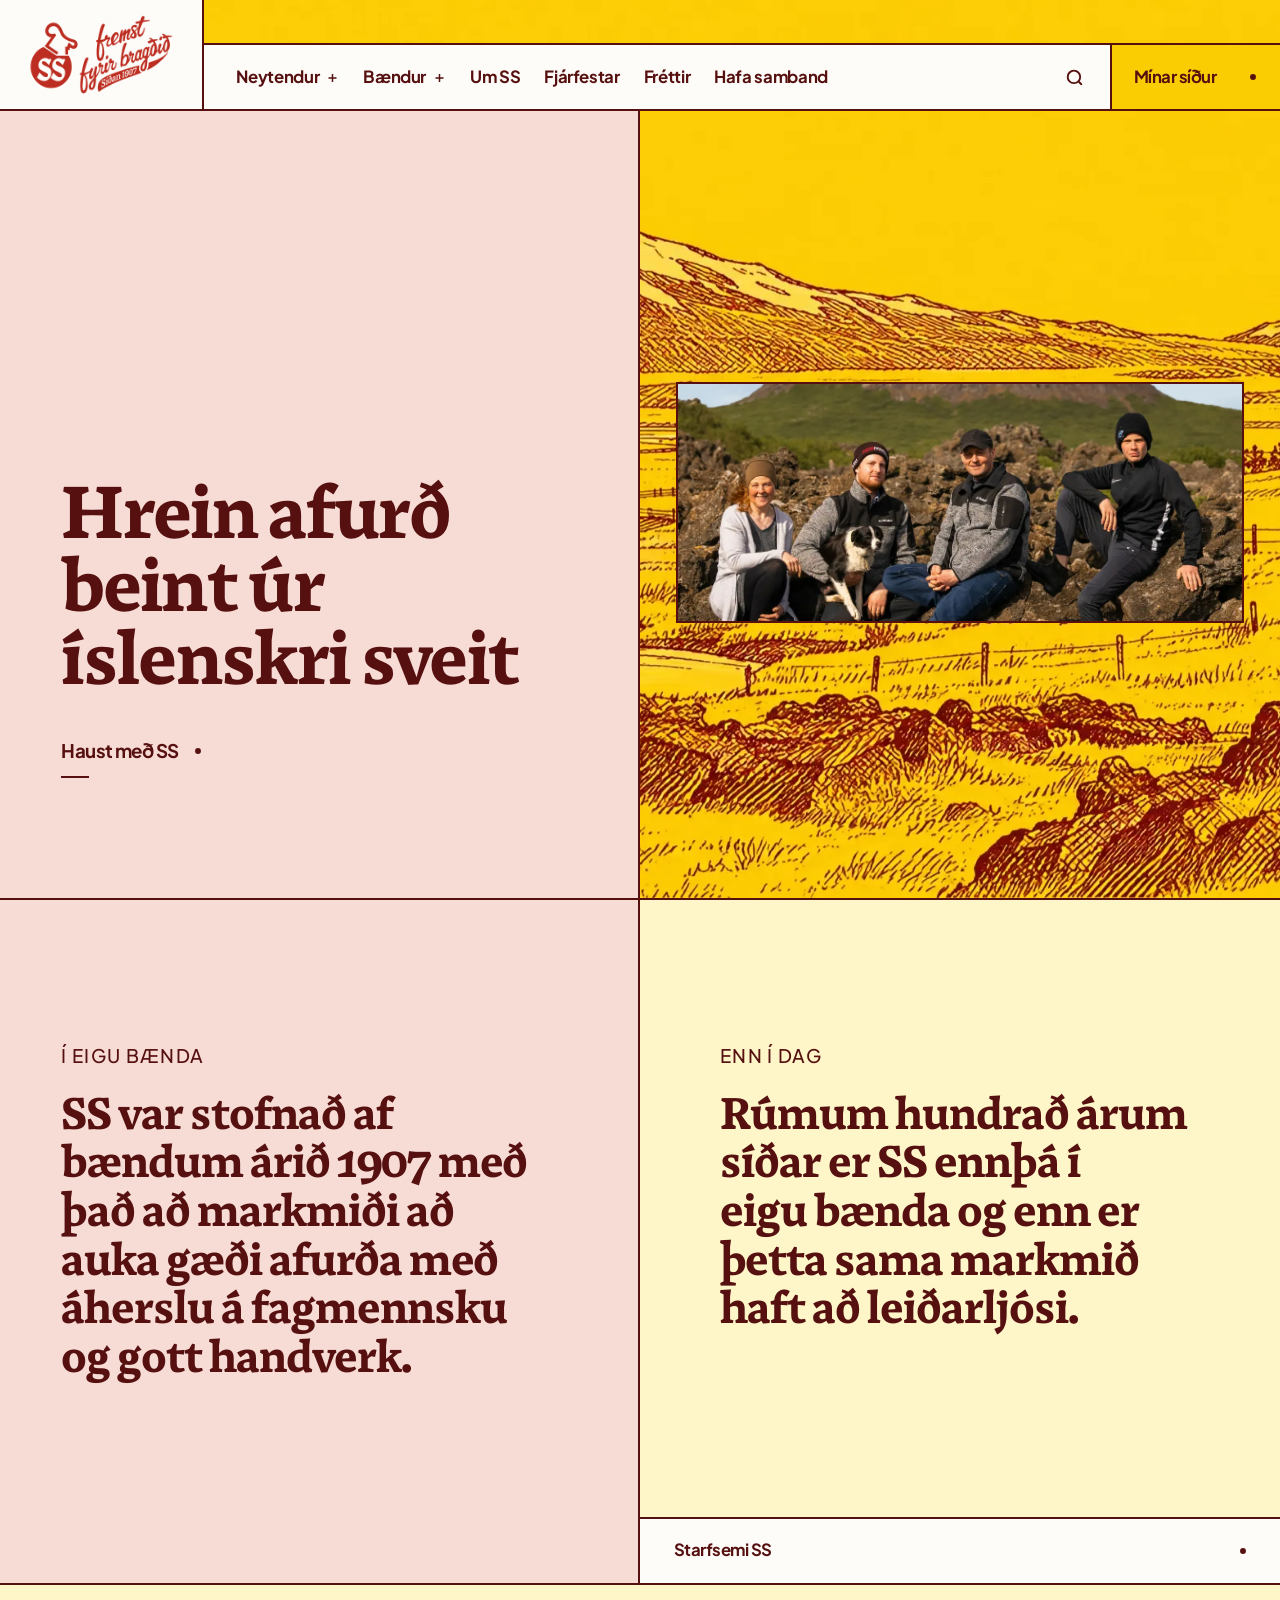
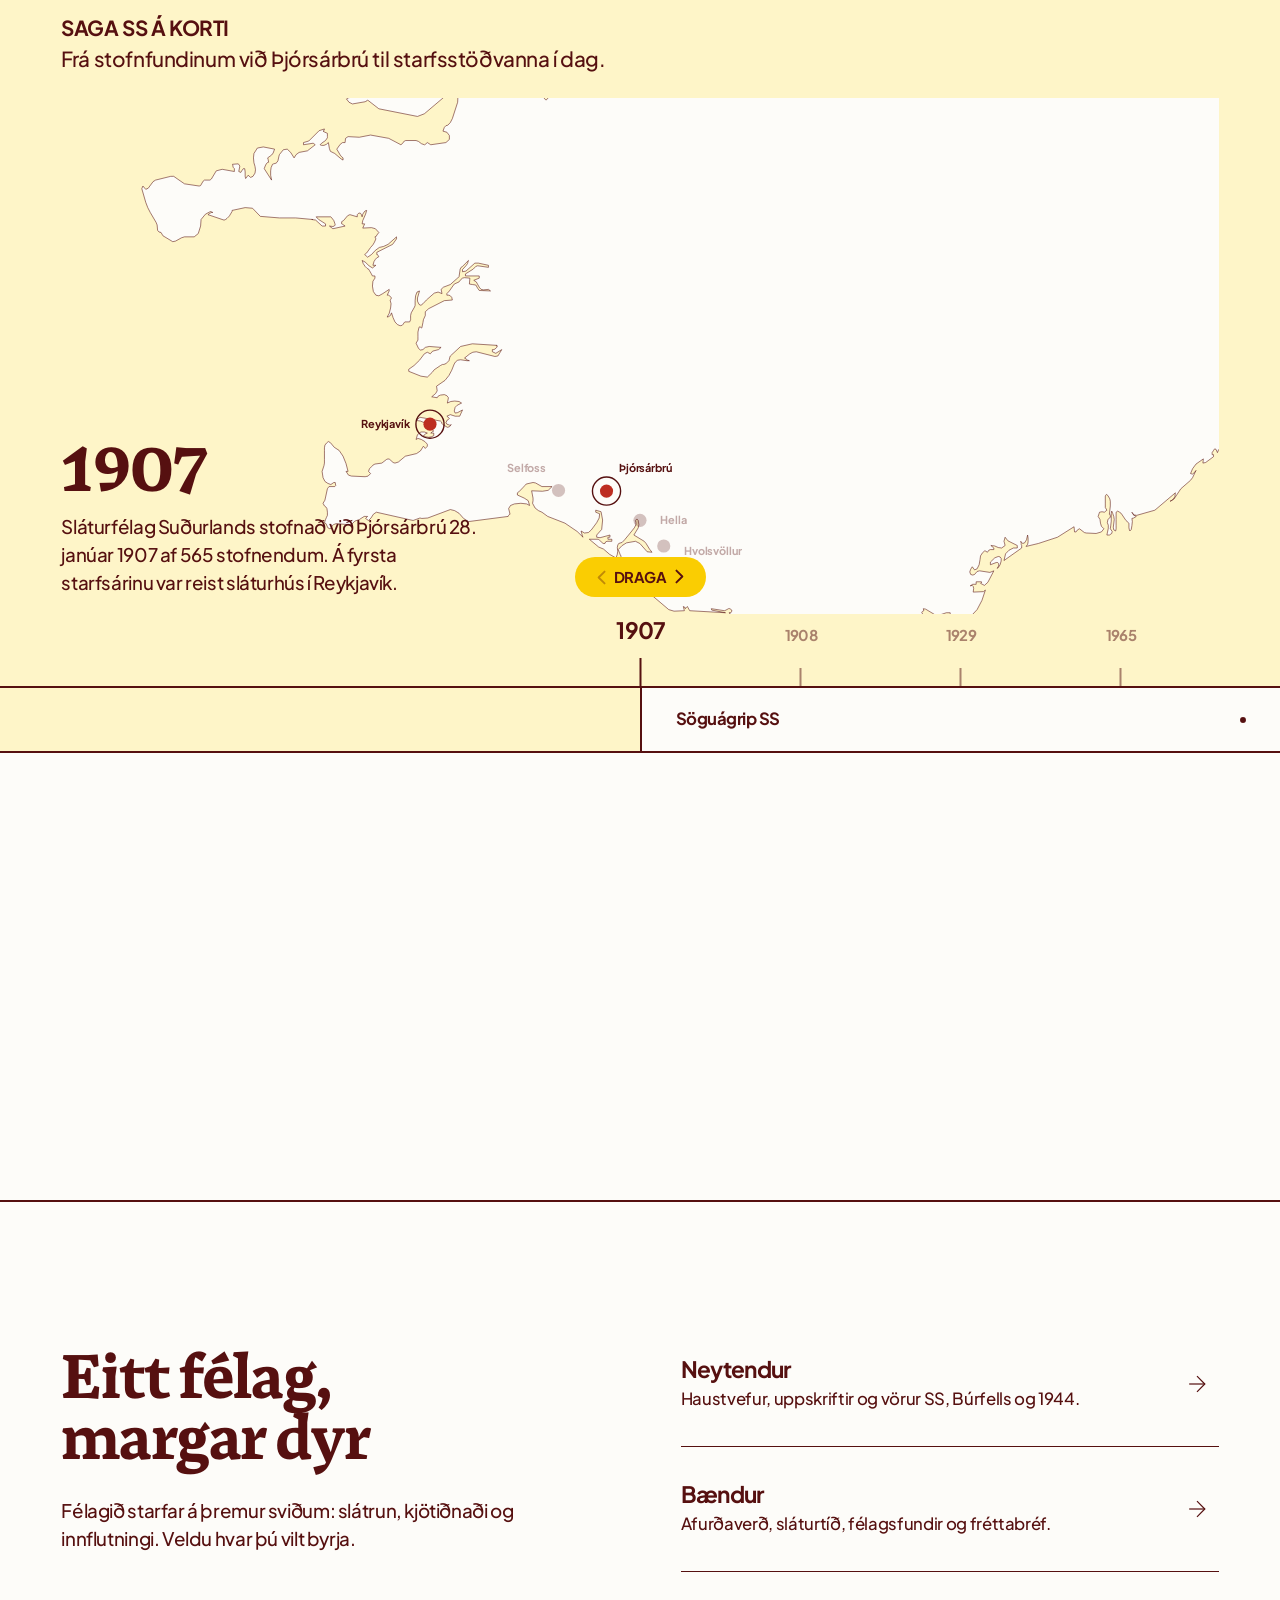
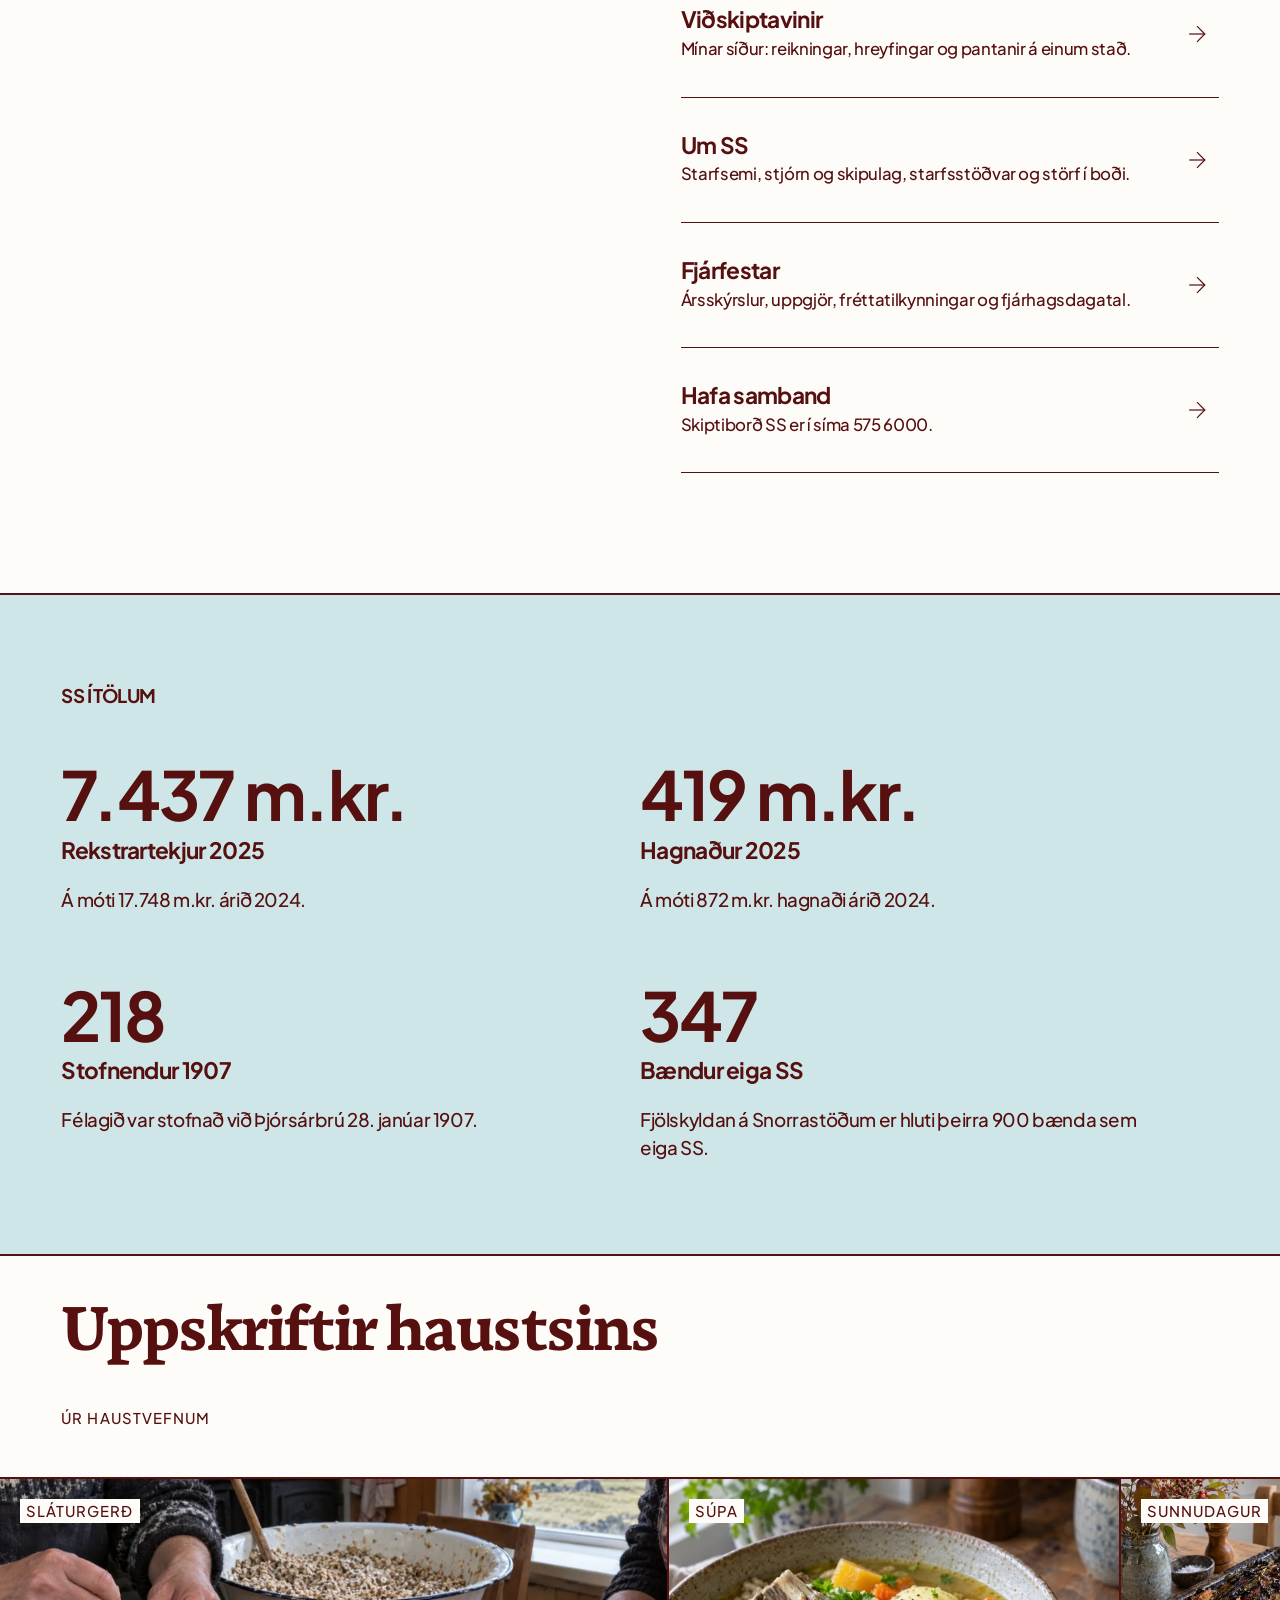
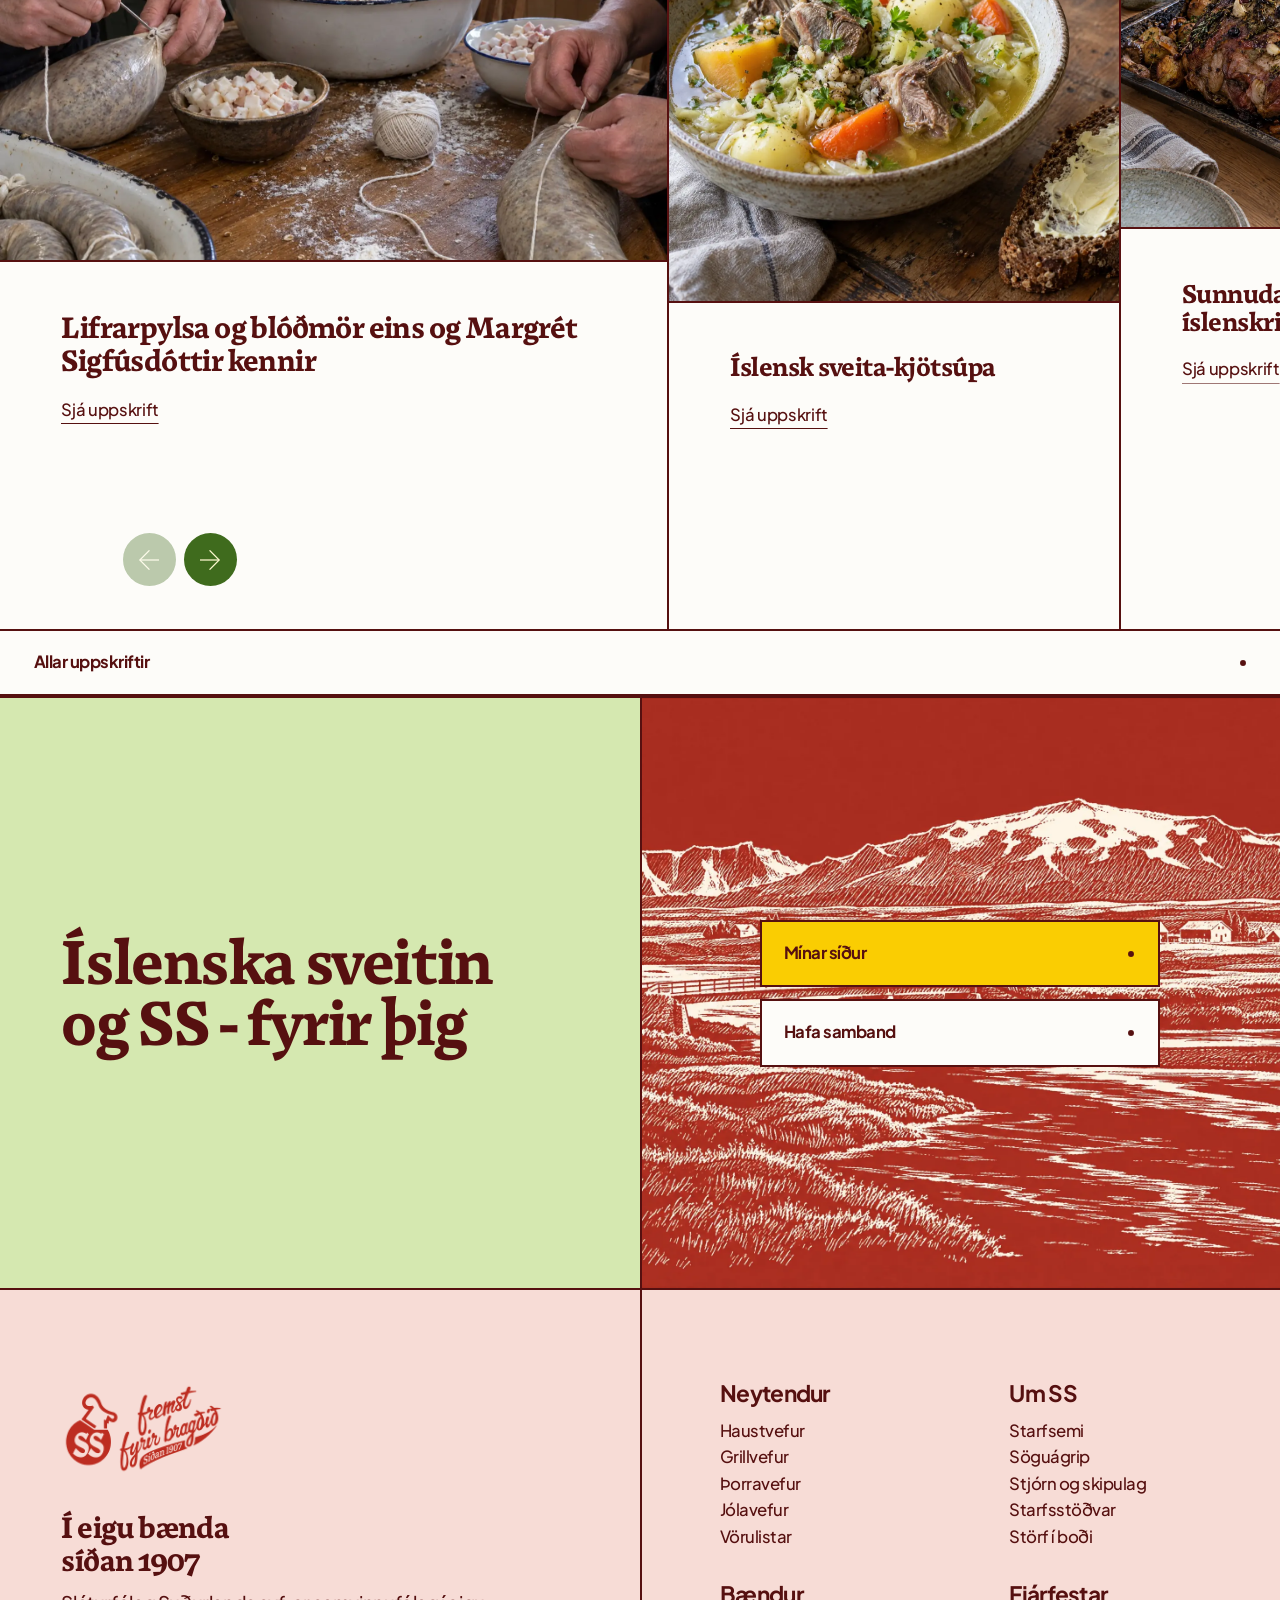
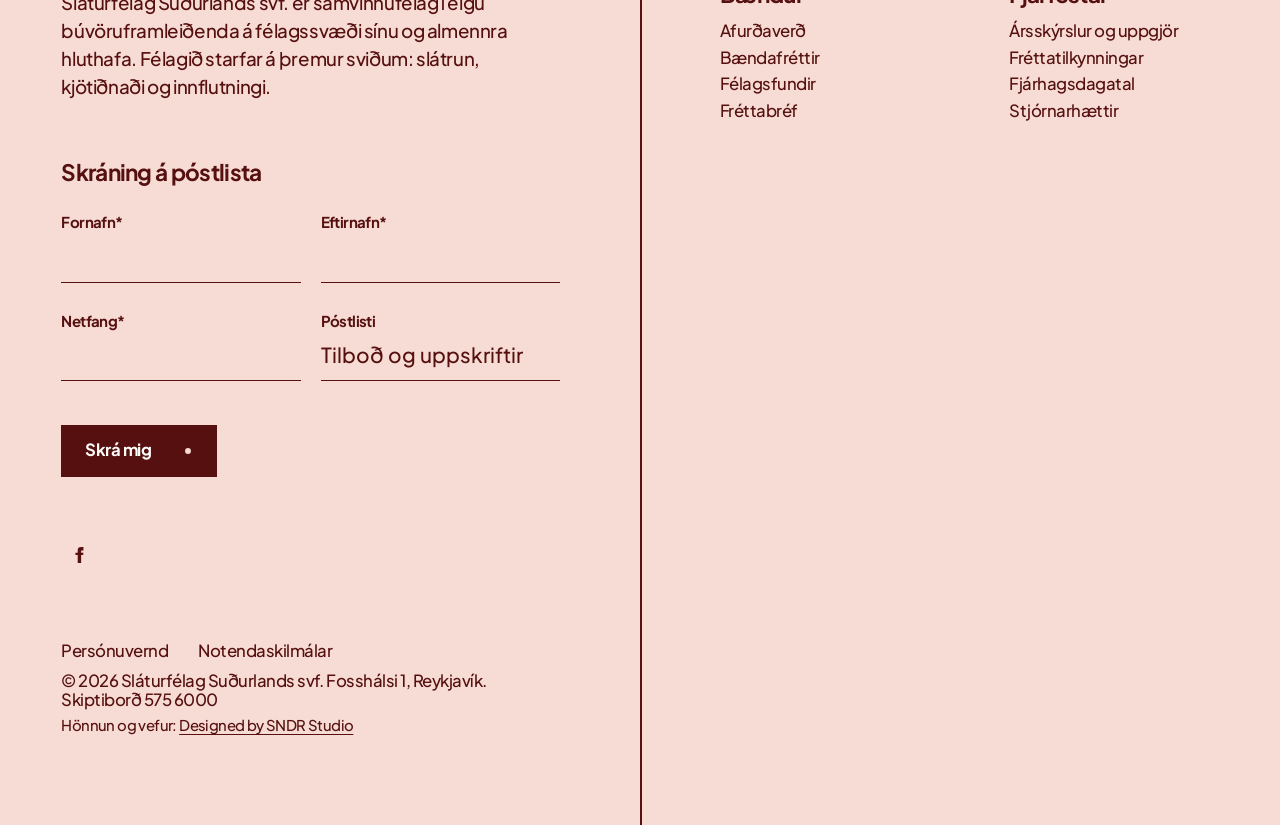
<file: index.html>
<!doctype html>
<html lang="is">
<head>
<meta charset="utf-8">
<meta name="viewport" content="width=device-width, initial-scale=1">
<title>Sláturfélag Suðurlands | Hrein afurð beint úr íslenskri sveit</title>
<meta name="description" content="SS var stofnað af bændum árið 1907 og er enn í eigu bænda. Haustvefur, afurðaverð fyrir bændur og vörur SS, Búrfells og 1944.">
<link rel="icon" type="image/png" href="assets/img/ss/favicon.png">
<meta name="robots" content="noindex, nofollow">
<meta name="theme-color" content="#fdfcf9">
<link rel="preload" href="assets/fonts/Rowan-Bold.woff2" as="font" type="font/woff2" crossorigin>
<link rel="preload" href="assets/fonts/PlusJakartaSans-Medium.woff2" as="font" type="font/woff2" crossorigin>
<link rel="stylesheet" href="assets/lib/swiper-bundle.min.css?v=20261003181248">
<link rel="stylesheet" href="assets/css/tokens.css?v=20261003181248">
<link rel="stylesheet" href="assets/css/base.css?v=20261003181248">
<link rel="stylesheet" href="assets/css/layout.css?v=20261003181248">
<link rel="stylesheet" href="assets/css/blocks/A.css?v=20261003181248">
<link rel="stylesheet" href="assets/css/blocks/B.css?v=20261003181248">
<link rel="stylesheet" href="assets/css/blocks/home.css?v=20261003181248">
<link rel="stylesheet" href="assets/css/ss.css?v=20261003181248">
<script type="application/ld+json">{"@context":"https://schema.org","@type":"Organization","name":"Sláturfélag Suðurlands svf.","alternateName":"SS","url":"https://www.ss.is/","foundingDate":"1907-01-28","telephone":"+354 575 6000","address":{"@type":"PostalAddress","streetAddress":"Fosshálsi 1","postalCode":"110","addressLocality":"Reykjavík","addressCountry":"IS"},"sameAs":["https://www.facebook.com/ss.slaturfelag.sudurlands"]}</script>
</head>
<body class="page-home">
<a class="skip" href="#main">Fara beint í efni</a>
<header class="site-head" id="top">
  <div class="site-head__bar">
    <div class="logo"><a href="" aria-label="Sláturfélag Suðurlands, forsíða"><img src="assets/img/ss/logo-lockup.png" alt="SS, fremst fyrir bragðið, síðan 1907" width="150" height="88"></a></div>
    <a class="mega-back" href="#"><img src="assets/img/chevron.svg" alt="">Aðalvalmynd</a>
    <div class="head-right">
      <div class="head-row">
        <nav class="head-nav" id="site-nav" aria-label="Aðalvalmynd">
          <div class="head-nav__inner">
            <ul class="head-menu" data-dim>
              <li class="has-mega">
                <a class="head-nav__link" href="haust/" aria-haspopup="true" aria-expanded="false">Neytendur</a>
<span class="expand" role="button" aria-label="Opna Neytendur"></span><div class="mega"><div class="mega__card">
  <div class="mega__left">
<div class="mega__btns"><a class="btn btn--lime" href="haust/">Haust með SS</a></div><div class="mega__group"><div class="s36"></div><div class="t-24">Árstíðir</div><div class="s20"></div>
      <ul class="dots"><li class=""><a href="haust/">Haustvefur</a></li><li class=""><a href="#ekki-i-frumgerd">Grillvefur</a></li><li class=""><a href="#ekki-i-frumgerd">Þorravefur</a></li><li class=""><a href="#ekki-i-frumgerd">Jólavefur</a></li></ul><div class="s36"></div></div>  </div>
  <div class="mega__right"><div class="mega__row">
<div class="mega__col"><div class="t-24">Vörur</div><div class="s20"></div>
<ul class="dots"><li class=""><a href="#ekki-i-frumgerd">SS pylsur og meðlæti</a></li><li class=""><a href="#ekki-i-frumgerd">SS kjötvörur</a></li><li class=""><a href="#ekki-i-frumgerd">Búrfells kjötvörur</a></li><li class=""><a href="#ekki-i-frumgerd">1944 réttir</a></li><li class=""><a href="#ekki-i-frumgerd">Innfluttar vörur</a></li><li class=""><a href="#ekki-i-frumgerd">Vörulistar</a></li></ul>    </div><div class="mega__col"><div class="t-24">Uppskriftir haustsins</div><div class="s20"></div>
<ul class="dots"><li class=""><a href="haust/#slaturgerd">Lifrarpylsa og blóðmör</a></li><li class=""><a href="haust/#uppskriftir">Íslensk sveita-kjötsúpa</a></li><li class=""><a href="haust/#uppskriftir">Sunnudagssteik úr íslenskri sveit</a></li><li class=""><a href="haust/#uppskriftir">Lambalifur með eplum</a></li></ul>    </div>  </div></div>
<div class="mega__bottom"><span class="t-18 reg">Merki</span><ul class="dots" data-dim><li><a href="#ekki-i-frumgerd">SS</a></li><li><a href="#ekki-i-frumgerd">Búrfell</a></li><li><a href="#ekki-i-frumgerd">1944</a></li><li><a href="#ekki-i-frumgerd">SS pylsan, saga</a></li></ul></div></div></div>              </li>
              <li class="has-mega">
                <a class="head-nav__link" href="baendur/afurdaverd/saudfe/" aria-haspopup="true" aria-expanded="false">Bændur</a>
<span class="expand" role="button" aria-label="Opna Bændur"></span><div class="mega"><div class="mega__card">
  <div class="mega__left">
<div class="mega__btns"><a class="btn btn--lime" href="baendur/afurdaverd/saudfe/">Afurðaverð sauðfjár</a></div><div class="mega__group"><div class="s36"></div><div class="t-24">Afurðaverð</div><div class="s20"></div>
      <ul class="dots"><li class=""><a href="baendur/afurdaverd/saudfe/">Sauðfé</a></li><li class=""><a href="#ekki-i-frumgerd">Nautgripir</a></li><li class=""><a href="#ekki-i-frumgerd">Svín</a></li><li class=""><a href="#ekki-i-frumgerd">Folöld og hross</a></li></ul><div class="s36"></div></div>  </div>
  <div class="mega__right"><div class="mega__row">
<div class="mega__col"><div class="t-24">Félagið</div><div class="s20"></div>
<ul class="dots"><li class=""><a href="#ekki-i-frumgerd">Bændafréttir</a></li><li class=""><a href="#ekki-i-frumgerd">Fréttabréf</a></li><li class=""><a href="#ekki-i-frumgerd">Félagsfundir</a></li><li class=""><a href="#ekki-i-frumgerd">Félagatal</a></li><li class=""><a href="#ekki-i-frumgerd">Félagsdeildir</a></li></ul>    </div><div class="mega__col"><div class="t-24">Aðföng</div><div class="s20"></div>
<ul class="dots"><li class=""><a href="#ekki-i-frumgerd">Yara áburður</a></li><li class=""><a href="#ekki-i-frumgerd">Lausafóður</a></li><li class=""><a href="#ekki-i-frumgerd">Tenglar</a></li></ul>    </div>  </div></div>
<div class="mega__bottom"><span class="t-18 reg">Slátrun</span><ul class="dots" data-dim><li><a href="tel:+3544804100">Sláturpantanir 480 4100</a></li><li><a href="mailto:slatrun@ss.is">slatrun@ss.is</a></li></ul></div></div></div>              </li>
              <li class="">
                <a class="head-nav__link" href="#ekki-i-frumgerd">Um SS</a>
              </li>
              <li class="">
                <a class="head-nav__link" href="#ekki-i-frumgerd">Fjárfestar</a>
              </li>
              <li class="">
                <a class="head-nav__link" href="#ekki-i-frumgerd">Fréttir</a>
              </li>
              <li class="">
                <a class="head-nav__link" href="#ekki-i-frumgerd">Hafa samband</a>
              </li>
            </ul>
            <form class="nav-search" action="#" role="search"><img src="assets/img/search.svg" alt=""><input type="text" placeholder="Leita…" aria-label="Leita"></form>
<div class="head-cta"><a class="btn btn--sun btn--sm" href="minar-sidur/">Mínar síður</a></div>          </div>
        </nav>
        <div class="head-search"><button type="button" aria-label="Leit" aria-expanded="false" aria-controls="search-panel"><img src="assets/img/search.svg" alt=""></button>
          <div class="mega search-panel" id="search-panel"><div class="mega__card">
            <div class="mega__left">
              <div class="dd dd--search">
                <button class="dd__toggle" type="button" aria-expanded="false" aria-haspopup="true">Leita í öllu</button>
                <ul class="dd__menu" role="menu"><li class="is-active"><a href="#" data-post="all" data-taxonomy="">Öllu</a></li><li class=""><a href="#" data-post="vorur" data-taxonomy="">Vörum</a></li><li class=""><a href="#" data-post="uppskriftir" data-taxonomy="">Uppskriftum</a></li><li class=""><a href="#" data-post="baendur" data-taxonomy="">Bændasíðum</a></li><li class=""><a href="#" data-post="frettir" data-taxonomy="">Fréttum</a></li></ul>
              </div>
<a class="cat-card" href="haust/#slaturgerd">
                <span class="cat-card__img"><img src="assets/img/ss/food-slaturgerd.webp" alt="Hendur sauma fyrir sláturkeppi" width="400" height="211" loading="lazy"><span class="cat-card__tag"><span class="tags">Sláturtíð</span></span></span>
                <span class="cat-card__body"><span class="s30 d-block"></span><span class="eb-16 d-block">Uppskrift</span><span class="s6 d-block"></span><span class="h7 mb0 d-block">Lifrarpylsa og blóðmör, skref fyrir skref</span><span class="s30 d-block"></span></span>
              </a>            </div>
            <div class="mega__right">
              <form class="search-form" action="#" method="get" role="search">
                <input type="text" name="s" placeholder="Að hverju ertu að leita?" aria-label="Leit">
                <input type="hidden" name="search-type" value="all"><input type="hidden" name="learn-type" value="all">
                <button class="btn btn--lemon btn--sm" type="submit">Leita</button>
              </form>
              <div class="search-content">
                <div class="t-24">Algengar leitir</div><div class="s16"></div>
                <ul class="dots search-common"><li><a href="baendur/afurdaverd/saudfe/">Afurðaverð sauðfjár</a></li><li><a href="baendur/afurdaverd/saudfe/#heimtaka">Heimtökugjald</a></li><li><a href="haust/#slaturgerd">Slátur</a></li><li><a href="haust/#uppskriftir">Kjötsúpa</a></li><li><a href="#ekki-i-frumgerd">SS pylsur</a></li><li><a href="#ekki-i-frumgerd">Vörulistar</a></li></ul>
                <div class="s30"></div>
                <div class="t-24">Vinsælt</div><div class="s20"></div>
                <ul class="tags-list"><li><a class="tags" href="haust/">Haustvefur</a></li><li><a class="tags" href="#ekki-i-frumgerd">Grillvefur</a></li><li><a class="tags" href="#ekki-i-frumgerd">Þorravefur</a></li><li><a class="tags" href="#ekki-i-frumgerd">Jólavefur</a></li><li><a class="tags" href="baendur/afurdaverd/saudfe/">Bændur</a></li><li><a class="tags" href="#ekki-i-frumgerd">Störf í boði</a></li></ul>
              </div>
            </div>
          </div></div>
</div>
        <button class="menu-btn" type="button" aria-label="Valmynd" aria-controls="site-nav" aria-expanded="false"><span></span><span></span><span></span></button>
<div class="head-cta"><a class="btn btn--sun btn--sm" href="minar-sidur/">Mínar síður</a></div>      </div>
    </div>
  </div>
</header><main class="page" id="main">
<section class="hero hero--pattern hero--photo-wide">
<div class="hero__pattern"><img src="assets/img/ss/pattern-panorama.webp" alt="" fetchpriority="high"></div>  <div class="wrap">
    <div class="hero__grid">
      <div class="hero__left c-lilac" style="--col-bg: var(--gb_primary_lilac)">
        <div class="hero__content"><h1 class="h1 mb0">Hrein afurð beint úr íslenskri sveit</h1><div class="s30"></div><a class="tlink" href="haust/">Haust með SS</a><div class="s64"></div></div>
      </div>
      <div class="hero__right">
<div class="hero__photo"><img src="assets/img/ss/snorrastadir.webp" alt="Fjölskyldan á Snorrastöðum, ein þeirra bændafjölskyldna sem eiga SS, með fjárhundinn sinn í hrauninu." fetchpriority="high"></div>      </div>
    </div>
  </div>
</section><section class="sec bg-cream sec--rule-b sec--clip">
  <div class="wrap"><div class="duo"><div class="duo__col c-lilac">
  <div class="duo__inner"><div class="s156"></div><div class="eb-20">Í eigu bænda</div><div class="s24"></div><h2 class="h3 mb0">SS var stofnað af bændum árið 1907 með það að markmiði að auka gæði afurða með áherslu á fagmennsku og gott handverk.</h2><div class="s200"></div>
</div>
</div><div class="duo__col c-butter has-btn">
  <div class="duo__inner"><div class="s156"></div><div class="eb-20">Enn í dag</div><div class="s24"></div><h2 class="h3 mb0">Rúmum hundrað árum síðar er SS ennþá í eigu bænda og enn er þetta sama markmið haft að leiðarljósi.</h2><div class="s200"></div>
<div class="duo__btn"><a class="btn" href="#ekki-i-frumgerd">Starfsemi SS</a></div></div>
</div></div></div>
</section><section class="sec bg-butter sec--rule-b">
  <div class="wrap"><div class="s28"></div><p class="b-22 rich"><strong>SAGA SS Á KORTI</strong><br>Frá stofnfundinum við Þjórsárbrú til starfsstöðvanna í dag.</p><div class="hmap" data-hmap>
 <div class="vmap__stage">
  <div class="vmap__map hmap__map">
    <svg viewBox="60 330 640 330" data-vb="60 330 640 330" data-vb-mobile="165 480 285 175" xmlns="http://www.w3.org/2000/svg" role="img" aria-label="Kort af Suðurlandi og Vesturlandi með starfsstöðvum SS">
      <path class="hmap__land" d="M887.6,72.9L883.6,77.6L868.2,84.9L861.3,90.1L853.2,92.3L850.4,94.4L848.5,98.1L850.7,98.8L851.6,99.9L851.9,101.7L852.6,102.1L854.4,106.1L854.8,107.2L855.4,108.3L855.1,110.9L853.8,114.5L853.2,115.9L844.7,123.9L843.5,124.7L837.8,125L835.7,127.2L834.1,131.9L836.9,134.1L838.2,134.8L843.2,135.2L844.4,136.6L844.7,140.6L843.8,141.3L842.2,143.2L841.3,143.9L843.2,145.3L852.9,145.7L858.5,148.2L862.6,147.9L869.8,141.3L874.2,140.6L876,141.7L877.9,143.9L878.9,147.1L879.5,151.8L880.1,154.4L881.4,155.4L882.3,155.4L882.9,156.5L883.2,158.7L884.2,163.7L884.2,165.9L883.9,166.6L882.9,168.1L882.3,168.8L882.3,169.9L882.6,172L882.3,173.1L880.4,178.2L880.1,179.6L879.2,180.7L873.5,187.9L867,192.5L865.1,195L865.4,199L863.5,201.8L859.1,206.8L861.6,206.5L864.1,204.7L868.2,199.3L866.7,203.6L864.1,208.3L863.2,212.2L866.3,213.6L869.5,212.9L876.4,209L894.8,203.6L901.7,200L905.2,199.3L908,202.2L904.2,211.1L902,213.3L902.3,215.1L903,216.9L903.3,217.6L903.6,218.3L905.8,219.7L911.1,223.3L912.7,225.4L908,226.8L905.5,229L903.3,234.3L898.9,239.7L897,244.3L890.5,252.1L889.2,254.9L888.3,258.1L887.6,261.7L888.9,259.9L890.8,255.3L891.7,254.2L892.6,253.9L895.5,250.7L896.4,249.2L898,246.1L908.9,229.7L910.8,228.3L913,229L919.9,234L918.6,232.2L916.1,229.3L915.2,227.2L934.3,238.6L936.8,238.9L946.2,236.5L947.7,236.8L949,237.9L949.6,240.4L949.6,242.5L949.3,243.9L948.1,244.3L948.1,245.7L950.9,245.3L951.8,246.1L952.8,247.1L952.8,248.5L952.8,250.7L952.1,253.2L952.8,254.6L953.7,255.6L955.3,257.1L959.3,251L961.5,249.6L964,250.3L964.7,251L964.7,252.4L964.7,253.5L964.7,254.2L965.3,254.6L966.5,254.2L967.2,254.2L970,257.8L970.6,258.8L970.9,263.4L969.7,266.3L967.8,268.4L967.2,270.2L967.2,271.6L968.1,275.5L968.4,277.2L967.8,277.9L964.7,280.4L965.6,281.5L965.6,283.2L965.3,285L965.3,287.4L962.5,289.6L954.3,288.2L950.9,290.3L953.1,292L960,294.5L960.3,298L958.1,300.1L955.6,301.5L951.2,301.5L949.3,302.2L945.6,304.3L938.4,305.7L936.2,307.2L937.4,309.3L951.2,304L955.6,304.3L963.7,302.2L966.5,302.9L970.9,305.7L973.1,308.2L973.7,310.7L974.4,311.7L972.2,313.5L968.7,319.1L966.8,320.1L955.9,322.9L944,322.9L939,324.3L933.7,324.3L936.5,326.4L946.5,324.3L960,325.7L965.9,324.3L969,324.3L970,325L969.7,326.4L968.4,328.9L968.1,329.9L968.1,331L968.1,331.7L967.8,332.7L964.3,334.5L961.5,334.5L958.7,335.9L958.7,337.3L965.6,335.9L967.2,337.3L967.2,338.7L966.2,338.7L965.3,339.4L964.7,340.4L964,341.5L966.8,341.5L967.5,341.8L968.4,342.9L968.7,343.9L969,344.3L970,343.6L971.5,340.8L972.2,340.1L972.2,339.4L975,334.5L978.4,329.9L978.7,333.1L978.7,337.6L978.4,341.8L977.8,344.3L977.8,345.7L979.4,347L980,348.8L979.4,351.2L977.8,354.4L975.9,355.8L972.5,356.8L970.6,358.5L972.2,361.3L973.1,363.1L972.8,364.1L971.5,364.8L968.7,367.6L967.5,368.3L961.2,366.9L955.6,367.9L954,366.9L953.1,364.8L952.4,362L951.5,359.6L949.9,358.5L948.7,357.8L945.9,356.1L941.2,354.4L936.5,349.5L933.7,348.4L934.3,350.9L935.2,352.6L936.2,353.7L937.1,354.4L934,357.8L916.4,358.5L916.4,359.9L943.7,362.7L944.6,363.4L945.9,365.2L947.1,366.9L947.4,369L948.1,370L952.1,373.8L961.2,378L962.8,381.1L959.3,383.9L955,383.2L947.4,379.4L938.7,381.1L933.3,378.7L931.8,379.4L937.1,383.2L949.6,386L955.3,390.8L955.9,391.8L956.5,393.9L956.8,395.6L955.9,396.3L954.6,397L952.4,399.8L951.2,400.5L942.1,397L939.6,399.4L949,403.2L950.6,404.6L950.6,407L948.1,407.7L938.4,407.4L935.5,406L934.9,407L934.3,407.7L932.4,409.1L932.4,410.5L935.2,413.9L936.5,416L937.7,418.8L936.5,419.4L932.4,422.9L913,427L910.2,426.3L908.3,424.9L907,423.6L904.5,415.7L902.3,413.6L900.2,408.8L898.9,407.7L892,406L893,407.4L893.9,407.7L895.8,407.7L897,408.8L897,410.8L896.4,412.9L896.1,414.6L897.3,416.3L902,418.8L903.3,418.8L903.3,420.1L903.3,422.9L904.2,426L906.1,428.7L907,430.1L911.4,431.5L913.3,433.2L912.4,435.6L912.7,437L898.3,431.8L893.9,435.6L895.1,437.3L898.6,439L900.5,441.1L901.1,443.5L901.1,445.2L900.2,446.9L898.6,447.9L887,447.9L885.8,449.3L887,452L888.6,454.4L889.5,454.1L890.5,456.5L892.3,457.5L893.9,457.9L894.2,456.1L898,455.5L903.3,447.2L906.1,445.2L906.4,446.2L905.2,448.6L897.3,458.2L896.1,460.6L895.8,462.3L895.5,466.7L895.1,468.1L892.3,473.2L892,475.3L892,476.3L892.3,477L892.3,478.3L892.3,479.3L891.7,480L891.4,480.4L891.1,480.7L890.8,482.1L890.5,483.1L889.5,486.1L889.2,486.8L880.1,487.8L873.9,489.9L871.7,490.9L875.4,487.8L883.2,485.8L887.3,484.1L885.1,482.7L875.4,481L874.8,481.4L874.5,482.1L874.8,484.8L874.5,485.5L873.9,485.8L872,487.8L870.7,488.2L870.4,488.9L868.5,492.3L867.6,493.3L862.9,496.3L861,498.4L859.1,500.7L857.9,503.5L858.5,501.1L858.8,500.1L859.1,499L859.1,497.7L858.5,497.7L857.9,499.7L856.6,501.8L855.1,502.8L854.1,503.5L853.8,504.1L854.1,505.5L854.8,506.8L855.7,507.5L857.6,507.2L858.2,506.8L859.1,506.2L859.5,508.9L860.4,511.6L858.5,511.6L855.7,515L854.1,515.6L850.1,515.3L848.2,514.6L846.6,512.9L843.8,509.6L842.2,508.2L840.4,507.5L839.7,508.2L838.2,510.9L837.2,511.6L836.3,511.2L835,510.6L834.1,510.2L832.8,511.6L834.1,512.9L833.2,514L832.2,514.3L830,514.3L831.6,508.9L831.6,507.5L829.1,508.2L827.5,508.2L826.9,506.8L826.6,503.8L825.6,501.8L824.4,501.1L823.4,502.1L823.4,503.5L824.1,504.5L824.7,505.2L825,506.8L825.3,508.9L824.1,507.9L821.6,507.2L820.3,506.2L820.3,504.8L821.3,502.1L820,497.7L817.8,494L815.9,492.3L814.1,490.2L810.6,488.9L808.4,488.2L810,489.5L813.1,490.6L814.7,491.6L815.6,494L817.2,498.7L818.1,500.4L817.5,501.4L816.6,501.8L815.9,501.4L815,500.4L815,502.1L816.9,503.5L817.2,506.5L816.6,510.2L815,512.9L813.1,514.3L808.1,512.9L806.2,514.3L807.5,515.3L808.7,515.6L811.5,515.6L809.4,517.7L803.7,519.7L798.7,520L793.4,522.1L791.2,524.1L790.9,523.1L790.3,522.1L789.9,521.1L787.7,524.4L779.9,530.8L787.1,528.5L789,529.5L785.9,531.9L763.3,538.9L760.2,542L764.3,542L764.3,543L758.9,547.7L757.1,548.4L756.1,549L753,552.7L751.1,554.1L750.2,555.1L749.5,556.8L748.6,554.7L747.7,554.4L747,555.4L746.1,556.8L746.1,558.1L747,558.1L747,559.4L742,563.1L740.2,563.5L740.5,560.8L735.8,564.1L733.6,567.1L732.3,570.2L733.6,570.5L734.8,569.5L735.8,568.2L733.6,572.8L732.3,574.5L726.1,579.9L721.7,586.5L719.2,587.9L720.1,587.5L721.4,586.5L722.3,584.9L722.6,582.5L709.5,593.6L697.9,596.9L696,596.6L694.8,594.9L695.4,595.9L696,596.9L696.9,597.2L697.6,597.6L696,598.6L694.8,598.9L695.1,600.9L694.8,603.5L694.4,605.9L693.5,606.9L693.2,606.2L692.9,604.9L692.9,602.2L692.6,601.6L691,600.2L687.9,595.6L686.9,594.9L685.7,594.2L684.7,594.9L684.7,596.6L684.7,599.6L684.7,603.2L684.7,605.5L684.4,606.9L683.2,606.2L682.9,604.5L683.5,599.6L683.2,597.6L682.5,595.6L681.9,594.2L681.6,595.6L681.6,600.6L681.3,603.2L681,605.5L682.2,607.2L681.9,608.5L680.4,609.5L678.8,609.5L679.7,605.2L679.7,603.2L679.1,601.6L679.4,599.9L679.7,599.2L680,598.9L681,598.2L681,597.2L680.7,596.2L680.4,596.2L681,590.9L681,587.9L680.7,586.5L680.4,585.9L679.4,584.2L678.5,583.5L677.8,584.5L677.8,589.6L677.8,591.9L678.8,593.6L677.2,594.9L675.7,594.6L674.1,594.9L673.2,597.6L674.4,599.6L674.7,601.9L675.3,603.9L676.9,605.5L675.3,607.5L671.9,608.5L665.6,608.2L664.4,607.9L661.3,605.5L660,606.2L659.1,607.5L658.1,607.5L657.8,604.2L647.2,610.9L635,614.9L627.1,616.8L628.1,615.5L628.4,613.9L628.4,611.5L628.1,609.5L627.4,612.5L626.2,614.5L624.9,614.9L623.7,613.5L624,614.9L624,615.2L624,615.5L624.3,616.2L624.3,617.8L613,625.8L614,621.5L616.2,619.2L619,617.8L621.5,617.8L621.5,616.2L615.5,613.2L613.7,610.9L613,613.5L613.3,614.5L613.7,616.2L611.5,617.8L609.3,617.5L607.1,616.5L604.6,616.2L606.5,617.8L606.5,618.8L604.3,618.8L603.3,619.2L602.4,620.5L600.8,619.5L599.3,620.8L598,622.8L597.7,625.1L597.1,628.5L595.8,631.1L594.2,631.8L592.7,629.8L591.7,631.4L591.1,633.1L591.7,634.7L593,635.1L594.2,634.7L595.8,632.8L597.4,632.4L604,633.4L606.5,632.4L602.7,639.7L600.5,641.7L598,640.4L598.3,640L598.6,640L598.6,639.4L595.2,639.4L595.2,641L593,641L591.4,642L592.7,641.7L593.3,642.4L593.6,643.7L593.3,646L599.9,645.7L601.1,644.7L598.9,651.3L595.8,657.2L591.7,661.5L583,665.8L577.3,670.1L571.7,671.4L568.9,667.4L570.1,665.8L572.6,665.1L573.3,663.8L574.5,661.8L575.8,660.8L578.6,660.5L578.6,659.2L576.1,659.2L571.4,660.8L568.9,660.5L562.9,656.9L561.4,656.6L561.7,657.9L561.1,658.2L560.7,658.5L560.4,659.2L561.4,660.5L563.2,663.8L563.9,664.5L564.8,665.8L565.1,668.4L565.4,671.4L565.8,672.7L569.2,672.7L571.4,672.7L573,673L554.2,676L543.5,681.2L525,686.1L520.7,685.8L504.1,680.6L496.9,682.5L494.4,681.9L495.3,681.9L495.9,681.6L496.2,680.6L493.1,679.9L491.5,679.3L490.3,677.9L488.4,680.6L476.8,677.9L475.6,677.6L471.2,674L464,672.7L454,665.8L439.9,661.8L437.1,659.2L438.3,659.2L438.9,658.2L438.9,657.5L437.7,656.6L436.8,656.6L435.2,657.5L434.2,657.9L425.8,656.6L426.1,657.5L434.9,659.2L412,657.9L410.5,655.2L410.1,655.6L409.8,655.9L409.5,656.2L409.2,656.6L408.9,655.6L408.6,655.6L407.9,655.2L408.6,657.9L402,658.2L398.6,657.2L385.4,646L384.1,644.7L385.4,645.7L386.7,646L388.2,645.7L389.5,644.7L388.5,644.3L386.3,643.3L385.4,643.3L385.7,640L386,639.4L384.5,641.7L382.9,642.7L381.3,642.4L379.5,640.4L379.5,639.4L382.3,640.4L381.3,637.4L379.8,635.7L377.9,634.4L376.3,632.4L375.1,629.1L374.1,626.8L373.2,625.5L371,625.8L371,627.1L374.1,631.4L375.7,634.7L376.9,637.7L371.3,632.4L368.5,629.1L366.9,624.5L367.2,624.1L368.2,623.2L367.6,622.2L366.3,618.8L368.8,616.2L371.6,614.5L377.3,613.5L380.1,614.9L384.8,620.2L387.9,620.5L386.3,618.5L384.1,614.9L382.9,613.5L376.3,609.5L379.1,604.9L379.5,602.9L379.1,600.2L378.2,599.2L377.3,600.2L377.6,601.6L377.6,602.9L376.6,604.9L372.9,609.5L370.4,612.5L368.8,614.2L366.6,614.9L366,615.9L365.7,617.5L366,619.8L365.7,621.8L365,623.8L364.7,624.1L360.7,621.8L356.9,618.5L353.8,617.2L347.8,612.2L353.5,612.2L354.4,612.9L356.6,614.9L357.8,614.9L358.2,613.9L359.1,613.5L362.2,613.5L362.2,612.2L359.7,612.2L359.7,610.9L360,610.9L360.7,610.9L361,610.9L361,609.5L354.7,611.2L352.5,610.9L352.5,609.5L355.7,605.9L356.3,599.9L355.3,594.6L351.9,593.6L351.9,594.9L354.4,595.9L354.1,598.6L352.5,601.6L349.1,606.2L347.2,607.9L344.7,608.2L342.5,606.9L343.4,610.2L343.8,610.9L340,607.2L332.2,601.9L321.2,597.6L317.5,594.9L315.3,593.9L313.1,592.2L311.5,589.2L311.8,587.5L311.8,585.9L310.9,581.2L317.8,581.5L321.5,580.9L324,578.5L317.5,578.5L313.4,576.2L311.8,575.9L307.4,576.9L306.5,577.9L305.6,578.9L302.7,581.9L301.8,582.5L301.8,583.9L306.2,585.9L308.7,587.5L309.6,590.6L307.7,589.6L304,589.2L299.9,589.6L297.4,590.6L296.2,592.6L297.1,596.2L296.8,596.2L296.5,596.6L296.2,596.9L295.9,597.6L270.5,600.9L267.4,598.9L264.5,595.6L261.7,593.9L258.9,593.2L244.5,598.6L240.7,598.9L239.5,598.6L235.1,600.2L211.6,594.9L209.7,596.2L208.2,598.6L206.6,600.2L204.7,598.9L206,597.6L203.8,597.6L200.7,599.6L197.8,600.6L196.3,602.2L195.3,602.9L194.4,602.9L185.9,602.2L184.1,602.9L183.4,603.5L183.1,604.2L182.5,605.2L181.9,605.5L180.6,604.9L179.4,602.2L178.4,601.6L179.1,599.6L179.7,598.2L180.3,596.9L180.3,594.9L180,592.6L179.4,591.6L178.4,590.9L177.5,589.2L178.7,587.2L180.3,579.9L181.3,578.5L185,578.5L185.6,577.9L185.3,575.9L184.4,575.9L182.5,577.2L180.6,576.5L178.7,575.2L177.5,572.8L176.9,568.8L178.1,565.1L178.4,563.5L178.4,561.1L178.4,557.1L178.4,555.4L178.4,553.7L178.7,552L179.7,550.7L180.9,549.7L182.2,550.4L184.7,553.4L187.8,555.4L190.3,559.1L192.2,563.8L193.5,568.8L192.2,568.8L193.8,571.2L195.7,571.8L204.4,572.2L206.3,571.8L207.9,570.2L206.6,568.8L207.2,567.1L208.5,565.8L209.4,564.8L210.7,564.1L215.1,563.5L218.2,561.1L219.1,560.8L220.1,561.1L222.3,563.1L223.5,563.5L225.7,562.8L230.1,559.1L237.3,557.4L239.8,555.7L241.7,552.7L242.6,553.7L242.9,554.1L243.6,553.4L244.2,552.7L244.2,551.4L242.6,549.7L240.4,548.4L238.2,547.7L237,548.4L237.9,545.3L240.1,543.6L242.3,543.6L244.2,544.3L243.2,544.7L241.7,546L243.2,546.7L245.1,547L246.7,546.7L248.3,546L248.3,544.3L246.4,544.3L247.6,543.3L248.3,543L242.9,537.9L239.8,536.6L237,536.2L239.5,534.2L252.6,536.6L253.3,537.2L253.6,538.3L254.2,538.9L257,540.6L258.3,540.3L259.5,538.9L258.6,539.3L257.7,538.9L256.7,538.6L256.1,537.6L257,535.9L257.7,535.6L258.3,534.9L256.7,533.5L258.9,532.5L262,533.5L263.3,533.5L264.9,533.5L266.7,529.5L263.6,531.2L262,531.5L261.4,530.2L262,527.8L263.3,526.5L266.1,525.1L264.5,524.1L261.7,523.8L259.2,524.1L257,525.1L257.7,521.7L256.7,520.4L255.1,519.7L252.6,520L251.7,520.4L251.1,520.7L250.5,521.7L247,521.1L249.5,519L250.5,517.3L250.1,514.3L255.5,510.6L258,507.5L259.8,504.1L261.4,500.1L262.3,498.7L263.6,497.7L265.5,497.4L269.5,498L271.1,498L269.2,497.4L268.6,496.3L268,496.3L271.4,493.6L273.3,492.6L275.5,492.3L287.4,495.3L289.3,495L290.8,492.6L291.8,490.9L288,493.3L285.8,492.3L285.8,490.9L286.8,490.9L287.4,490.6L288.6,489.5L289,488.5L288.6,488.5L288.3,488.5L288.3,488.2L288.6,488.2L273,487.2L265.5,488.9L258.9,495L258.6,495.7L258.3,497L258,498L257,499L256.4,499.7L254.8,500.4L253.9,500.4L252.6,501.1L248.6,503.8L247.3,505.5L244.2,508.5L240.1,507.9L232.3,504.8L232.3,503.5L235.7,501.1L239.2,497.7L242.3,493.6L244.2,492.6L246.1,493.6L247.6,491.9L251.4,490.9L253,489.5L245.4,488.9L242.9,489.5L241.4,490.9L239.8,491.2L238.6,490.2L237,486.8L238.2,484.8L238.2,482.4L238.2,479.7L238.9,476.6L239.5,476.3L240.4,477L240.7,477L241.4,473.6L241.7,471.8L242.9,469.1L242.9,466.7L245.1,464.7L255.1,459.6L260.2,459.2L259.8,457.5L258.9,456.5L258,456.1L256.7,456.1L256.7,455.1L258.3,453.4L261.4,449L264.5,447.6L265.8,445.9L266.7,445.2L268,444.9L271.4,445.2L271.1,449L273,449.3L275.2,449.6L276.4,451.7L277.4,453.1L284.6,453.4L283.3,452.4L280.2,452.7L278.6,452.4L277.4,451L275.5,447.6L273.9,446.6L277.4,445.2L277.4,443.8L268.6,443.8L268.6,442.5L273.6,439.4L275.2,437.7L276.4,437.3L283.3,438.3L283.3,437L276.8,435.6L274.6,435.6L268.9,440.7L266.7,441.1L266.7,439.7L268.9,437.3L269.9,435.9L270.5,433.9L266.7,437.7L265.8,438.3L265.2,439.4L264.5,444.2L263.6,445.2L262.7,445.9L258.9,449.3L254.5,451L253,452.4L253.6,455.1L251.1,454.1L248.6,454.8L243.6,459.2L241.4,461.6L240.1,462.6L238.9,462L237.9,459.9L237.9,457.9L239.2,453.4L237.6,454.1L236.7,456.5L236.4,459.6L236.4,462.6L236,463.7L233.9,467.4L233.5,469.1L233.5,470.8L233.5,471.8L232.9,473.2L229.8,473.2L229.2,473.9L228.8,474.6L228.2,475.3L227.3,475.6L226.7,475.6L225.1,474.9L223.5,473.2L222.3,470.5L221.3,467.4L220.7,468.8L220.1,469.5L219.5,469.8L218.5,470.1L219.8,467.8L220.7,464.3L221,461.6L220.4,459.2L220.7,458.9L221.3,457.9L220.7,457.2L220.1,456.5L219.5,456.1L218.5,456.1L218.8,455.5L219.8,453.4L219.8,452.4L215.7,455.1L213.2,456.5L211.3,456.1L209.7,453.8L209.1,450.3L209.4,447.2L210.7,445.2L210.7,443.8L209.1,443.8L208.2,442.1L207.2,440.4L206.9,439.7L205.7,439L204.4,437.7L203.2,435.9L202.5,433.9L204.4,434.9L206.9,437.3L209.1,438.7L211.3,437L209.4,437L210.1,434.6L211,433.2L211.9,432.2L213.2,431.5L212.3,430.1L211.9,430.1L211.9,428.7L222,423.6L224.5,420.1L224.5,418.8L219.1,423.6L216.3,424.9L213.5,425.6L211,427.4L208.5,430.1L206,431.8L204.1,430.1L205.4,429.1L207.9,425.6L209.4,423.9L210.4,422.2L211.3,420.1L210.7,418.8L211.6,418.4L211.9,417.7L213.2,416L211,413.6L208.5,412.9L202.9,413.2L204.1,410.5L202.5,410.5L202.9,408.4L204.7,404.3L205.4,401.9L204.4,402.2L203.8,402.9L202.9,404.3L202.5,406L201.9,404.3L201.3,403.6L200.4,403.6L199.4,404.6L199.4,406L194.7,404.6L193.2,405.3L190.6,408.4L189.4,409.1L189.4,410.5L190,410.8L191.6,411.9L183.8,413.6L181.6,411.9L183.8,412.2L184.7,411.9L185.3,411.2L185,410.1L184.4,408.4L183.1,406.7L182.5,406L173.1,406L174.7,407.7L179.1,410.5L179.1,411.9L176.9,411.9L172.8,408.1L170.3,407.7L170.9,407.7L160,406.7L149.6,406.7L137.4,405.7L132.4,400.5L127.7,400.1L119.3,401.9L119.3,402.6L117.7,405.3L117.1,406L116.1,407L115.2,407.7L114.2,408.1L103.9,404.6L104.9,403.9L106.1,403.2L107,403.2L105.5,402.6L102.3,404.3L99.5,407.7L99.2,411.9L97.7,416.7L95.1,418.8L88.9,418.8L87,419.4L83.2,421.5L81.4,421.9L75.1,418.1L73.9,416L72.6,415.7L71.7,414.6L71.4,411.2L70.7,409.5L67,403.2L65.4,400.1L64.1,396.7L61.6,388L62.3,386.3L64.1,388.4L65.7,387.7L68.8,383.5L70.4,382.5L80.1,380.1L82,380.1L88.9,384.9L98.3,386.3L99.2,386L100.8,383.2L101.7,382.5L105.2,382.5L106.1,381.8L109.2,376.6L113,375.6L120.8,377L120.8,375.2L120.2,374.5L119.9,374.2L119.9,373.5L119.6,372.4L123.3,372.1L124.3,373.5L123.6,377L124.9,377.6L125.5,376.6L126.5,375.2L127.4,375.2L127.7,377.3L127.7,380.1L128,381.5L129.6,379.4L131.2,380.8L132.7,380.1L134,378L134.3,375.9L134,373.8L133.3,371.4L133,368.3L133.3,365.5L135.5,362L139.3,361.3L146.5,362.7L145.6,365.2L144.6,366.5L142.1,368.3L142.4,369.3L142.7,371.1L141.8,371.4L141.2,372.1L140.5,373.5L139.9,375.2L144.6,382.5L144,379.4L144,376.6L144.3,374.5L145.2,372.4L145.9,372.1L147.4,371.7L148.1,371.1L148.7,370L149.3,367.2L149.6,366.2L152.1,363.1L154.6,362.7L156.8,364.8L159,368.3L160.3,366.2L162.2,364.8L167.5,363.8L172.5,359.9L171.2,358.9L165,359.9L165,358.5L168.4,357.5L175,350.9L178.4,349.8L178.1,350.9L177.5,351.2L178.7,351.9L180.3,352.6L180.3,354.4L180.3,354.7L180.3,355.4L179.1,357.2L176.6,358.9L175.6,359.9L176.6,360.3L178.1,360.3L179.7,359.6L180.9,358.5L181.6,362.4L182.2,364.1L185,365.5L189.1,369L190.3,369.7L190.3,368.3L189.4,367.6L188.5,366.5L186.3,362.7L188.5,359.6L190,358.5L191.6,358.5L191.9,355.8L193.5,354.7L200.7,355.1L207.9,353.7L219.5,355.8L227.3,359.9L228.2,359.2L229.5,357.5L230.4,357.2L237,357.2L238.6,357.8L240.4,359.2L242.3,359.9L242.6,359.9L244.2,358.5L246.4,359.9L256.1,358.5L258.3,356.5L258.3,354L256.7,351.9L254.2,351.2L255.1,348.8L256.1,347.7L257.3,347.4L258.9,345.7L260.2,343.2L263.6,332.7L263.9,325.7L261.1,322.6L257.3,322.9L254.8,325.7L254.8,327.1L255.5,327.1L255.5,328.9L242.3,340.1L237.9,341.8L213.2,336.9L206.9,332L206,331.3L205.7,331.7L204.4,332.4L196.3,333.8L194.1,332.7L192.5,330.6L193.8,329.9L196.3,329.2L198.2,327.1L198.8,328.2L199.4,328.9L201.3,328.9L201.3,327.1L199.1,325.7L196.9,325.7L192.8,327.1L193.8,324.3L195.3,321.2L198.2,317.3L202.2,315.2L203.8,313.5L203.5,310.3L204.7,309.6L207.9,310.3L208.8,309.3L211.3,304.3L213.8,302.6L223.5,299.8L231.7,293.4L234.8,289.6L240.4,286.7L242.3,284.3L242,284.3L241.7,283.9L241.7,283.2L242.9,283.2L245.1,285.7L246.4,285.7L245.8,282.5L245.4,281.5L250.8,278.3L262,274.7L265.2,272.6L267.4,271.6L258.9,274.4L256.1,274.4L249.8,273L244.5,274.4L242.9,274.4L244.5,271.2L246.4,268.7L243.2,265.6L242.3,263.4L241.7,260.2L240.7,260.9L239.5,261.3L238.2,261.7L237,261.7L237.3,264.5L236.7,265.6L235.4,265.2L234.5,264.5L233.9,262.4L232,257.4L231,255.6L231.4,259.2L231.4,262.4L230.4,264.8L229.2,267.3L227.6,269.1L226.7,269.8L226,270.2L225.7,271.2L225.1,273L224.5,275.1L223.5,275.8L220.4,276.2L218.8,275.8L216.3,271.9L211.3,267.3L207.6,265.2L207.2,263.4L208.8,260.2L210.7,258.8L220.4,256.7L224.5,253.9L226.7,253.2L227.6,252.1L227.9,250L227.9,247.5L227.9,245.7L228.8,244.3L229.8,242.9L231.7,241.4L229.2,242.1L222.6,251.4L219.8,253.9L216.9,255.3L210.7,255.6L210.7,254.2L214.4,251.7L215.4,250.3L215.4,248.5L213.8,248.9L212.6,250L210.1,253.2L208.5,253.9L207.2,252.8L206.3,251.7L204.7,251.4L204.7,253.2L205.7,254.6L205.4,256.7L204.1,258.1L199.1,260.2L197.8,259.5L196.9,255.6L196.9,252.4L197.2,249.6L197.2,247.1L196.3,243.6L194.4,236.1L193.5,233.6L192.2,235.4L192.5,236.8L192.2,238.9L192.5,241.1L193.8,245.7L193.8,247.5L193.5,248.9L191.6,252.8L190.6,254.2L189.7,254.2L188.5,252.1L186.6,248.2L185.9,247.8L185.3,253.5L184.7,254.9L183.8,256L182.8,255.6L181.9,254.9L181.3,253.2L179.4,246.8L179.1,243.2L179.7,239.7L181.6,235.7L180.6,234.7L180.3,234.7L180,235.4L179.1,235.7L176.9,234L175.3,234L175,234.3L174.4,235.7L174.4,236.8L175.3,241.4L176.2,243.9L178.4,260.2L177.2,261.3L175.9,260.9L174.1,260.2L172.5,260.2L172.5,258.8L173.1,257.1L172.8,255.6L171.5,254.6L170.6,254.2L167.5,255.3L166.5,254.9L166.5,253.2L165.9,253.2L163.7,253.2L163.7,251.4L165.9,249.2L169.7,243.9L171.9,242.9L171.2,240.4L169.7,238.9L166.5,236.8L166.2,241.8L164.3,245.7L162.2,247.8L160.3,246.4L159.6,243.9L159.3,241.4L159,239.3L158.1,238.6L157.8,240L157.5,246.8L157.1,248.5L155.3,251L149.9,252.4L147.4,253.9L142.7,251.4L140.2,248.5L140.5,245.7L140.5,244.3L138,245.7L136.5,250L136.5,254.6L138,257.1L138,258.8L136.8,259.9L134.9,263.1L133.7,264.5L132.4,264.8L126.5,264.1L124.3,263.1L122.7,262.7L121.4,262L120.5,260.6L119.6,258.8L118.9,258.8L118.3,258.8L118,259.2L117.1,260.2L117.4,260.2L117.7,260.6L118.3,261.7L115.8,262.7L111.1,266.3L99.5,268.7L96.7,267.3L96.7,269.8L96.4,270.5L95.8,270.9L95.1,271.6L91.7,277.2L75.7,281.8L72,281.1L68.2,278.6L68.2,277.2L68.8,275.5L68.5,274L67.6,272.6L66.7,271.6L68.2,271.6L68.8,271.9L69.5,273L69.8,269.1L68.2,267.3L66,267.3L65.4,270.2L63.2,267L49.7,261.7L25,264.1L21.9,263.4L20,260.2L23.8,257.8L25.6,256L26.6,253.9L27.5,252.1L32.8,248.9L34.4,247.1L34.7,243.9L34.7,240L35,236.8L37.8,235L39.4,233.3L40.7,232.5L42.9,232.9L51.3,238.2L53.8,238.6L55.1,239.3L60.1,245.7L63.2,247.8L69.5,249.6L70.7,251.4L72.3,253.9L73.5,255.6L76.4,257.1L78.9,257.1L83.9,254.2L79.8,254.6L77.6,253.9L76,253.2L74.8,251L73.5,248.5L72,246.4L70.4,245.7L66,240.7L63.8,236.8L61,232.9L59.5,230L72.6,232.5L81.1,237.9L83.9,238.6L82,235.4L79.8,232.5L77.3,230.8L73.5,229.3L68.8,226.1L65.1,224.7L62.9,222.9L60.1,218.3L56.3,211.1L56,208.3L56.3,205.8L56,203.3L55.1,200.8L58.8,197.5L62.6,197.9L99.2,218.3L100.2,219.3L101.7,222.6L103.9,224.3L104.5,225.4L105.5,229.3L105.2,231.5L104.2,234L103.6,236.8L105.2,237.9L107,236.1L110.5,231.1L111.1,232.2L112.4,234L113.3,232.2L118,233.3L120.2,232.5L120.2,231.1L119.3,230.8L118.9,230.4L118.3,228.3L119.9,228.3L123.6,225.4L125.2,225.4L126.5,225.4L128,225.4L129,224L118.6,225.1L113.9,223.3L110.5,221.1L109.5,219.7L108,217.2L107,214.7L108,213.6L113.3,211.1L114.6,211.8L115.8,212.9L123,211.8L125.2,210.1L127.1,209.3L130.8,210.8L132.7,211.1L134.3,209.3L133.3,208.3L132.7,207.9L132.1,207.9L132.1,206.8L136.2,204L137.4,202.2L132.7,202.9L129.9,204.3L126.1,207.6L102.7,206.8L98,205.1L95.1,202.2L90.5,204L89.5,202.9L88.3,200.8L83.2,195L80.4,189.3L78.6,182.5L78.9,176L82.6,171.7L84.2,171.7L89.2,174.6L95.8,176L97.3,177.1L100.2,180.7L101.7,181.7L103.3,182.1L108.9,180.3L119.6,185L123,185L129.3,189.3L132.7,190.7L135.5,189.3L128.3,186.8L126.1,183.9L118.9,183.5L116.8,182.1L112.7,178.2L103.6,176L101.7,174.6L97,168.1L94.5,166.6L93.3,164.8L91.4,164.1L87.6,160.1L83.9,155.1L83.2,153.3L83.2,146.8L83.6,143.5L85.1,140.6L88.6,139.5L93,140.6L108.9,150L113.3,151.5L116.4,149.7L117.1,152.9L118,155.8L119.6,157.6L121.4,158.3L121.4,157.3L119.9,154.7L117.1,148.2L115.5,146.8L113.3,146.4L109.2,144.2L107.4,143.9L106.4,143.2L103.6,139.5L98.6,134.8L95.8,130.8L98.6,128.3L106.1,127.6L111.7,128.7L119.6,134.8L117.4,133L113.9,127.2L112.1,126.1L103.6,126.5L101.7,124.7L101.7,123.2L102.7,121.8L103.9,119.6L105.2,118.1L106.1,117.8L106.7,117.4L110.2,117L111.7,115.9L111.7,113L113.9,111.9L127.4,115.9L136.2,122.5L139,123.2L140.5,124.7L142.7,127.9L144.3,131.9L144,134.8L144.6,139.5L149,132.7L150.6,131.9L151.5,132.7L152.4,133.7L153.4,136.6L155.3,138.8L155.3,139.9L155.3,143.2L155.9,146.4L155.9,148.6L155.3,150.4L154,152.9L153.4,153.3L149.6,160.9L148.7,163L149.3,163L151.2,159.8L155.9,154L157.8,151.1L158.1,149.3L158.7,147.5L159,146.1L160,145.3L161.2,146.1L161.8,147.5L163.1,152.6L162.8,153.6L162.5,154.4L163.7,152.9L165,151.1L166.5,149.7L167.8,151.1L166.2,156.2L164.3,161.2L161.8,165.2L159,167.4L162.5,167L164,166.3L165.3,164.5L167.2,158.7L168.4,155.4L169.4,154.7L170.6,160.5L170,166.6L169,171.7L169.7,174.6L172.5,164.5L172.5,159.4L172.8,154L173.4,148.9L174.4,145.3L175,143.9L175.6,143.5L181.6,143.9L182.2,144.6L182.2,147.5L182.8,149.3L183.8,150.4L186.9,154L190,159.8L190.6,160.5L190.6,161.6L190.3,166.3L190,168.4L189.4,170.6L188.8,171.7L188.8,172.4L189.4,173.1L184.7,185.7L183.8,189.6L184.4,191.4L185.6,191.1L187.8,182.8L193.5,167.4L194.1,163L194.1,161.2L196,161.2L197.2,163L198.2,166.3L199.4,168.8L200,168.8L200.7,168.4L201,168.4L201.9,170.2L201.6,172L201.3,173.5L201.3,174.9L202.5,176L202.5,174.9L202.9,172.8L203.5,171.3L204.1,171.7L204.1,173.1L203.5,180.3L202.9,182.8L201,186.8L200,189.3L200,190.7L203.5,188.6L206.6,176.7L209.4,174.6L209.4,173.1L207.9,171L206.6,167L206,162.3L205.4,158.3L204.1,155.4L202.5,152.6L200.7,150.4L198.8,149.7L199.7,146.8L200,144.2L200.7,141.7L201.9,139.5L203.5,138.8L205,138.8L206.6,137.7L207.9,134.8L206,135.2L201.6,137.4L200,138.8L198.5,139.5L191.3,135.9L186.3,130.8L165.6,121.8L159.3,115.2L155.9,105.4L160,102.8L172.8,99.6L175.6,99.6L184.7,102.5L187.2,102.5L188.1,102.8L188.5,103.6L188.8,104.7L189.4,105.4L191.6,107.9L192.8,108.3L194.1,107.2L193.5,106.1L193.2,105.4L192.2,102.5L196.6,102.5L198.8,101.7L202.5,98.8L206.9,98.5L208.8,96.6L197.2,98.5L193.5,96.6L191.9,94.8L192.2,94.4L193.5,94.4L195,93L196,91.2L197.2,90.1L198.5,89.3L200,89.3L200,87.9L198.2,86.4L196.9,87.1L193.5,90.8L189.1,93L184.1,93.7L180,92.6L179.1,92.3L179.1,90.1L179.7,88.2L181.6,86.4L181.9,84.6L182.2,80.2L182.8,79.1L183.8,77.6L188.1,75.8L184.4,76.5L181.3,78.7L174.4,86L172.8,87.1L169.4,87.9L168.1,86.4L168.7,83.5L170.3,80.5L171.2,79.1L171.2,77.3L168.4,78.7L166.8,79.8L165.3,81.6L161.8,88.2L161.2,88.6L159,91.2L145.2,87.5L141.8,85.3L139.3,82L138,80.9L137.4,79.4L138.7,77.3L141.8,77.3L146.2,78.7L149.9,78.4L151.8,71.4L149.3,71L146.5,68.8L144,65.9L142.1,62.6L144.9,60.4L147.4,61.5L150.3,64L152.8,65.5L152.1,62.9L151.8,61.8L151.2,60.7L160.6,59.3L161.2,59.6L161.8,60.4L162.5,62.9L163.1,64L165,64.4L165.6,62.9L165.3,60.7L164,59.6L162.5,58.9L158.1,55.2L166.8,55.2L168.4,55.6L171.5,58.9L175.6,60.4L178.7,64.4L180.3,65.5L182.5,65.2L185.9,61.1L188.1,59.6L187.8,58.9L187.5,56.7L191,55.2L193.8,57.4L196.6,60.7L202.5,63.7L203.8,63.7L204.1,60.7L203.5,58.9L201.3,57.1L200.7,55.2L203.5,55.6L206,58.2L208.2,62.6L208.8,67.7L210.4,71L217.6,75.1L219.8,79.1L218.5,81.3L219.5,82.4L223.2,83.1L223.2,84.9L221.6,84.2L221,85.3L221,87.1L221,89.3L221.3,90.4L222,91.9L222.3,93.7L221,95.2L221,96.6L222,98.1L223.2,97L224.5,95.9L226,95.2L227.3,95.2L228.2,95.9L228.8,97.4L229.8,98.1L230.4,96.6L231.7,94.1L233.2,93.7L233.9,95.2L233.2,98.1L239.5,97.4L241.1,98.1L242,97L242.6,96.6L243.6,97.4L244.2,98.1L244.5,98.8L247.6,103.9L247,105.8L241.7,110.1L242.9,110.9L243.9,110.1L245.1,109L246.4,108.3L247.6,108.7L251.7,111.9L253,113.8L253.6,114.5L254.5,114.5L256.4,113.4L257,113L262.7,115.9L262.3,116.7L262,118.9L263.6,119.9L264.2,122.5L264.2,125L263.3,126.1L263.6,127.6L264.2,129.7L264.2,130.8L264.5,130.5L264.5,134.1L264.9,138.1L265.5,139.5L266.7,140.6L268,140.6L269.5,139.5L271.1,139.2L272.1,140.6L272.4,143.9L271.4,146.4L270.5,148.9L269.9,151.1L270.8,150.8L272.4,150L273.3,148.6L273.9,147.5L273.9,143.9L273.9,142.4L272.1,138.1L273.3,136.6L276.1,135.2L280.2,134.8L280.8,135.6L281.1,137.4L281.8,138.8L282.1,139.5L283.6,140.3L282.4,142.1L280.8,143.5L279.9,143.9L279.3,146.1L279.6,147.5L281.4,150.4L283.6,152.2L293,149.7L295.5,150.4L297.4,151.5L299,154L300.2,158.3L288,159.8L285.5,161.6L276.4,164.5L275.2,164.5L276.8,167.4L279.3,167L284,164.5L292.1,162.7L294.9,164.5L293.7,166.3L289.9,168.8L289.9,170.2L299.3,167.7L301.5,169.5L302.7,173.8L303.1,177.4L302.1,180.3L299.6,181.7L303.7,185L303.7,186.4L299.3,196.5L297.7,199.3L295.2,201.8L286.5,205.1L286.5,206.8L288.3,206.8L291.5,206.1L293,206.8L297.7,209.7L299,211.1L291.8,219.7L289.3,221.5L277.4,221.1L276.8,220.1L275.2,217.6L274.9,216.9L273,215.4L271.4,212.9L270.5,209.7L270.5,207.9L268.3,205.1L265.5,203.6L262.7,203.6L260.2,205.1L262,205.4L266.1,207.9L267.4,209.3L267.7,210.1L269.2,213.6L269.9,213.6L269.9,216.5L269.9,217.9L268.9,219.3L268,221.1L269.2,222.6L270.2,223.6L270.5,224.7L270.8,227.6L271.7,229L272.7,230L273.3,230.4L274.9,231.8L289.3,231.5L291.8,232.9L293,235.7L292.1,238.2L287.7,245.3L285.8,247.1L285.8,248.5L290.2,246.4L295.5,241.4L299.9,240.4L301.8,249.2L299.9,257.1L295.5,264.5L290.5,269.8L286.5,271.6L286.5,273L295.2,269.4L298.7,266.6L300.5,265.9L302.4,266.3L303.7,267.3L306.2,271.6L309.3,274.7L310.3,276.9L309.6,280.4L310.9,281.1L311.2,282.5L310.9,284.6L310.9,287.4L311.5,292L311.5,295.2L311.2,299.4L311.2,301.5L314.3,312.4L315.6,314.5L315.3,314.9L315.3,315.2L315,315.9L316.8,317.7L318.4,321.2L319.3,325L318.7,328.9L318.7,329.9L320,331.3L320.6,331L321.5,329.9L322.2,327.1L320.9,322.2L320.6,318.7L320.3,317.3L319.6,315.2L318.1,312.1L317.5,310.3L318.7,307.9L319.3,307.2L319,305.4L319.3,304L320.3,302.9L320.9,301.9L321.5,298.4L321.5,295.6L319.6,279.7L319.3,273.3L320.3,270.2L323.1,271.9L325,275.5L327.5,284.3L330,289.6L330.6,291L331.2,292.4L334.1,293.4L335.3,294.5L335.9,293.1L333.7,288.2L331.5,281.8L330,274.7L329.4,268.7L329,263.8L329,260.2L329.4,257.1L329.7,256L330.6,254.2L331.2,253.2L332.2,247.1L332.5,245.7L335,240.4L344.7,232.5L350,225.4L351.9,224.7L353.5,224L354.7,223.3L355,221.1L356,220.8L356.9,221.5L358.5,224L358.8,224L360,224L360.4,224L360.7,225.8L360.4,226.5L360,226.5L359.7,227.2L359.1,235.4L359.1,239.7L359.7,242.9L358.8,246.4L358.5,250L359.4,252.4L361.6,251.4L360.7,247.5L360.7,244.3L361.9,242.5L363.8,244.3L364.7,245.7L364.7,246.4L364.7,247.8L365,250.3L364.7,251.7L364.4,253.2L364.4,254.2L364.7,254.2L366.3,255.3L366.9,255.6L367.6,257.4L367.9,258.8L368.2,260.2L369.1,261.7L370.4,262.4L371.3,262.7L372.3,263.1L373.5,262.7L373.8,262.7L375.4,261.3L376,259.2L376.6,256L377.6,251.4L376.6,250.7L375.4,247.8L374.4,247.1L371.3,247.5L369.7,247.1L368.8,245.7L371.6,244.6L374.4,244.3L375.4,243.9L377.9,241.8L379.1,241.4L380.1,243.6L379.8,252.8L381,255.6L380.7,252.4L381.6,250L382.3,247.5L381,244.3L382.3,241.4L384.8,237.5L386.3,235L386.7,233.3L386.7,230L387.3,228.3L387.9,227.6L389.5,227.6L391.4,227.2L389.5,226.5L388.2,224L387.9,221.1L389.2,219.7L390.4,219L391.4,216.9L391.7,213.6L392,210.1L391.4,204.7L389.5,199.7L387.3,195.7L385.4,193.6L385.4,192.2L387.6,190L386.7,183.5L384.5,176.7L381.3,169.2L380.7,167.4L380.1,159.8L379.5,156.5L378.5,153.6L377.3,151.5L375.7,149.7L377.3,147.5L378.2,144.2L378.8,140.6L377.6,138.1L379.5,136.3L381.3,135.9L385.1,136.6L386,136.3L387.6,134.5L388.2,133.7L389.5,133.4L392.6,133.7L394.2,132.7L397.3,128.7L398.9,127.6L402.9,129.4L403.9,129.4L404.8,129.4L406.7,127.6L407.3,132.3L408.6,135.2L410.1,136.6L412.3,138.1L411.7,139.5L412.3,140.6L413.3,142.1L413.9,145.3L415.1,148.6L418.9,155.4L419.2,157.6L419.5,159.1L420.2,160.5L421.1,161.2L420.8,161.9L420.2,163.7L419.8,164.5L421.7,167L423.9,169.5L425.5,172L425.2,176L426.7,177.4L431.4,178.5L434.9,180.7L436.1,180.7L437.1,181L438,182.5L438.6,183.2L439.9,183.2L440.2,183.5L440.8,185L440.8,186.4L441.1,187.9L441.4,189.3L443.3,193.6L444,195L444.3,197.9L444.6,203.6L445.2,205.8L447.1,208.6L451.5,209.7L453.3,212.6L454,207.9L454.6,206.5L457.1,206.8L457.4,207.2L458.7,209L459.3,209.3L460.2,209.7L462.7,209.7L462.1,210.1L461.5,210.8L461.2,211.8L461.5,213.6L462.1,213.6L463.7,212.6L464.6,211.1L465.6,208.3L466.5,202.2L467.1,196.1L467.1,190.7L466.5,185.7L465.2,180.3L462.7,173.1L462.4,171.7L457.4,165.9L457.4,164.5L457.7,162.3L458.4,160.5L459.6,159.8L461.2,159.4L462.7,158.3L464.6,156.5L465.9,154.4L464.9,152.9L464,151.1L463.4,149.3L462.4,144.6L462.4,143.9L462.7,143.2L463.7,141.7L465.2,139.5L470.3,137L481.8,134.8L485.9,138.1L488.1,138.4L487.8,134.8L488.7,134.1L489.4,133.7L490,133.4L490.9,133.7L490.6,134.5L490.3,136.6L492.2,137.4L495,140.3L496.9,140.6L495.6,139.9L495,138.4L494.4,137L493.7,134.8L494.4,134.8L494.4,133.7L494.1,133.4L493.1,132.3L492.8,131.9L492.8,130.8L493.4,129L494.4,124.3L495,121.8L495.9,120.7L498.7,117.8L506.6,114.9L509.4,116.3L508.8,123.2L510.3,122.5L511.6,120.7L513.5,115.9L513.2,113.8L512.8,113L514.4,111.9L516.9,112.3L521.3,114.5L520.7,117.8L519.1,122.1L518.8,125.4L519.7,125.4L526,118.9L528.5,119.6L530.7,122.1L532.6,124.7L534.1,126.1L534.8,127.6L533.8,131.2L531.3,136.6L532.6,136.6L533.8,136.3L535.1,135.6L535.7,134.1L536.9,133.4L537.9,134.5L539.1,135.9L540.1,136.6L541.3,138.1L542.3,142.1L542.9,146.4L543.8,149.7L542.3,155.8L541.6,159.8L542,161.2L547.9,163L552,165.5L558.6,166.6L559.5,167.4L560.4,168.8L561.7,172.4L563.9,173.8L564.5,176.4L564.8,178.5L565.8,181.4L565.8,182.5L566.1,183.2L566.7,183.5L568.6,183.2L569.2,183.2L569.8,183.9L570.8,186.8L570.8,188.6L570.8,194.3L571.1,196.8L572.6,200.8L573.3,202.2L573.3,211.1L573.3,212.6L574.2,212.9L576.7,216.9L580.8,221.1L580.5,224L580.8,227.6L581.7,230.8L583.3,231.1L584.2,228.6L584.2,224.7L583.6,220.8L582.7,218.3L582,217.6L580.2,216.1L579.5,215.4L579.2,212.9L579.5,211.5L579.8,210.8L580.2,209.3L580.2,207.6L580.2,206.1L579.8,204.3L580.2,202.2L580.8,201.5L582.3,200L582.7,199.3L583.3,195.4L583,192.2L580.2,181.7L580.2,181.4L580.2,178.2L580.2,177.4L579.5,177.4L578.9,177.8L578.6,177.4L576.7,173.8L576.1,173.1L576.1,172.8L575.8,172.4L575.5,172L575.1,171.7L574.8,172L573.9,174.2L573.6,174.6L572.6,173.8L569.8,170.2L568.9,168.8L569.8,165.9L569.5,163L568.3,160.9L565.8,159.1L564.2,154.7L562.9,152.6L562.9,151.1L563.6,151.1L563.6,149.7L561.4,143.5L560.1,133.7L560.7,123.6L562.9,117.4L564.2,116.7L572,117.4L573,118.1L575.1,119.9L576.4,120.3L580.2,119.9L581.4,120.3L581.4,121L581.4,121.4L581.1,121.4L580.8,121.8L584.2,123.9L592.7,121.4L596.4,123.2L597.1,125L598,129L598.6,130.8L599.6,131.2L603.3,130.8L604.9,131.6L607.4,135.6L609.3,136.6L610.2,137.7L613.7,142.8L614.9,145.3L616.2,151.5L617.1,154.4L619.9,156.5L621.5,158.7L623.7,163L626.8,172L628.1,174.6L628.4,170.6L627.4,167.4L626.5,164.5L625.6,161.2L627.1,161.6L629.3,160.9L631.2,159.8L632.8,158.3L624.6,159.1L622.7,157.3L636.5,156.9L637.5,158L638.1,160.5L639.3,164.5L640,164.5L640.3,162.7L640.3,161.2L640,159.8L639.3,158.3L639.3,157.3L640.3,156.2L641.5,154.7L641.8,152.2L641.5,149.7L643.1,147.9L643.7,146.8L644,145.3L644,144.2L644,140.6L644,138.1L645.3,135.2L647.5,132.3L650,130.1L652.2,129.4L653.1,127.9L653.4,125.4L653.7,122.9L653.1,121.8L652.2,121.4L652.8,119.6L654.4,116.7L656.9,114.1L662.2,112.3L663.1,108.3L665.3,110.5L674.1,111.6L676.3,113L676.6,113L678.2,117L681.6,126.1L681.6,127.2L681.6,127.9L681.6,128.3L681.6,129.4L680.4,129.4L680.4,130.8L681.3,131.6L682.5,131.9L683.5,131.9L684.7,130.8L684.1,130.5L682.9,129.4L686,126.8L696.9,123.9L700.1,124.7L698.5,124.7L697.3,125.4L696,126.1L694.8,127.6L695.7,128.7L697.3,131.6L697.9,131.2L699.8,127.2L700.7,125.4L702,124.7L704.1,127.2L706,131.2L707.9,134.1L710.7,134.8L710.7,133.7L707.9,131.6L706.7,130.1L705.7,128.7L705.1,125.8L705.1,123.6L704.8,121.8L702.9,120.3L707,117.4L712.9,115.6L716.7,113L718.6,113L710.7,117.8L708.5,120.3L716,117.4L717.9,117.4L720.1,119.2L723.2,124.3L725.8,124.7L725.8,123.2L722.6,119.9L721.1,117.8L720.4,115.2L720.7,111.9L721.7,109L722.9,106.8L724.5,105.4L724.5,104.7L724.5,104.3L724.8,103.2L725.4,101.4L726.1,99.6L726.4,97.4L726.1,94.1L725.4,92.3L724.5,90.8L723.2,87.5L722.9,86.8L722.3,86.4L721.7,86.4L721.4,85.3L721.1,83.5L721.1,81.6L721.1,80.5L718.6,78.4L717.9,76.9L718.6,72.9L718.2,72.9L717.3,72.9L717.6,72.1L718.2,70.7L718.6,69.9L717.9,69.2L717.6,68.1L716.7,65.5L718.6,65.5L718.6,64L717,61.8L715.4,54.9L712.9,51.9L713.5,49L715.4,46.4L717.3,46L717.9,47.5L717.9,49L718.2,50.4L719.2,50.4L719.5,49.7L719.8,47.5L720.4,45.7L721.4,44.6L723.9,43.4L725.4,43.4L725.4,45.3L724.8,47.9L725.1,49.7L726.1,51.2L727,51.9L726.7,50.8L726.7,49.7L726.7,49L726.4,47.5L727.6,47.1L730.1,44.9L731.1,44.6L732.3,45.7L733.3,47.5L734.2,48.6L735.8,49L734.5,50.4L733.9,50.4L735.5,51.9L737,51.5L738.9,50.8L739.2,50.4L739.2,49L740.5,47.5L741.1,45.3L742.3,43.8L742.3,44.6L743,47.1L743.9,47.5L744.9,46L745.8,42L746.4,40.9L748.3,40.1L750.8,40.1L755.8,42.3L756.8,41.6L760.8,39.8L768,47.1L772.1,49L771.2,50.8L769.6,51.9L768.6,53.4L768,56.7L769,56.3L769.3,56.7L769.3,57.8L767.4,59.6L767.7,60L768.6,61.8L769.3,62.6L768,64.4L769.3,64.8L772.4,64L775.9,64.8L777.4,64L777.4,65.2L777.1,67.4L777.1,68.5L785.2,68.5L786.8,69.2L788.4,70.7L789,72.5L789,74.7L789,75.8L790.6,81.6L787.1,88.6L784.9,91.5L782.4,93.7L783.4,96.6L784.6,95.5L785.6,96.3L786.8,97.4L789.6,98.8L789.9,100.3L789.6,102.5L789,105.4L790.3,106.8L796.5,107.2L799.6,105.8L800.6,105.8L801.2,106.8L801.8,108.3L802.5,108.3L802.8,107.9L803.7,107.2L804,109.4L804.3,111.2L805.3,112.7L807.8,113.8L810.3,116.7L813.1,118.9L815,121.8L816.6,123.6L818.7,121.8L818.1,121.4L817.8,121L817.5,120.3L819.1,119.2L820,116.7L820.9,113.4L820.9,109L820.6,104.7L820.3,101.7L820.9,99.6L823.4,98.1L834.1,98.1L840.4,95.9L840.7,94.4L840.7,92.3L841.3,90.8L847.6,86.8L848.5,83.8L849.1,80.5L850.4,78L853.8,74.7L856.3,72.9L863.5,71.4L865.7,72.1L869.2,75.1L871,75.8ZM610.5,623.5L611.2,624.5L611.2,626.1L610.5,628.5L609.3,630.4L608.6,630.8L609.3,629.8L609.6,628.8L609.6,627.8L609,627.1L608,627.1L604.3,628.5L604.3,626.8L607.1,624.1L608.6,623.5L609.3,623.2ZM588,33.9L590.2,36.8L590.8,37.2L590.5,39.4L588.9,40.5L587.4,37.9L587,34.6ZM392,676.6L392.3,677.6L392.9,679.6L392.3,681.9L391.4,683.9L390.4,684.8L389.8,684.2L389.5,682.5L388.8,680.9L388.2,678.6L388.5,676.6L390.1,675.6L392.3,675.6L392.6,676ZM555.7,153.3L556.4,154.4L557.6,157.3L557.6,159.8L556.7,160.5L555.4,160.1L554.8,159.4L554.2,158L554.2,156.5L553.5,154L552.6,150.8L553.2,150L554.8,151.8Z"/>
<g class="hmap__place" data-id="reykjavik" data-y1907="4" data-y1908="4" data-y1929="4" data-y1965="4" data-y1991="2" data-y1993="4" data-y2008="2" data-y2026="4" transform="translate(245.9 538.6)">
        <circle class="hmap__ring" r="9"/><circle class="hmap__dot" r="4.2"/>
        <text class="hmap__label" x="-13" y="2.5" text-anchor="end">Reykjavík</text>
      </g><g class="hmap__place" data-id="selfoss" data-y1907="0" data-y1908="0" data-y1929="0" data-y1965="0" data-y1991="0" data-y1993="0" data-y2008="0" data-y2026="4" transform="translate(328.1 581)">
        <circle class="hmap__ring" r="9"/><circle class="hmap__dot" r="4.2"/>
        <text class="hmap__label" x="-8" y="-12" text-anchor="end">Selfoss</text>
      </g><g class="hmap__place" data-id="thjorsarbru" data-y1907="4" data-y1908="2" data-y1929="2" data-y1965="2" data-y1991="2" data-y1993="2" data-y2008="2" data-y2026="2" transform="translate(358.8 581.4)">
        <circle class="hmap__ring" r="9"/><circle class="hmap__dot" r="4.2"/>
        <text class="hmap__label" x="8" y="-12" text-anchor="start">Þjórsárbrú</text>
      </g><g class="hmap__place" data-id="hella" data-y1907="0" data-y1908="0" data-y1929="0" data-y1965="0" data-y1991="0" data-y1993="0" data-y2008="0" data-y2026="2" transform="translate(380.2 600.1)">
        <circle class="hmap__ring" r="9"/><circle class="hmap__dot" r="4.2"/>
        <text class="hmap__label" x="13" y="2.5" text-anchor="start">Hella</text>
      </g><g class="hmap__place" data-id="hvolsvollur" data-y1907="0" data-y1908="0" data-y1929="0" data-y1965="0" data-y1991="4" data-y1993="2" data-y2008="4" data-y2026="4" transform="translate(395.4 616.5)">
        <circle class="hmap__ring" r="9"/><circle class="hmap__dot" r="4.2"/>
        <text class="hmap__label" x="13" y="6" text-anchor="start">Hvolsvöllur</text>
      </g>    </svg>
  </div>
  <div class="vmap__values hmap__caption" aria-live="polite">
    <div class="h2 mb0 hmap__year">1907</div>
    <div class="s12"></div>
    <div class="b-20 hmap__text">Sláturfélag Suðurlands stofnað við Þjórsárbrú 28. janúar 1907 af 565 stofnendum. Á fyrsta starfsárinu var reist sláturhús í Reykjavík.</div>
  </div>
  <div class="vmap__drag"><button class="prev" type="button" aria-label="Fyrra ár"></button><span>Draga</span><button class="next" type="button" aria-label="Næsta ár"></button></div>
 </div>
  <div class="vmap__years"><div class="swiper"><div class="swiper-wrapper">
<div class="swiper-slide"><div class="vmap__year">1907</div></div><div class="swiper-slide"><div class="vmap__year">1908</div></div><div class="swiper-slide"><div class="vmap__year">1929</div></div><div class="swiper-slide"><div class="vmap__year">1965</div></div><div class="swiper-slide"><div class="vmap__year">1991</div></div><div class="swiper-slide"><div class="vmap__year">1993</div></div><div class="swiper-slide"><div class="vmap__year">2008</div></div><div class="swiper-slide"><div class="vmap__year">Í dag</div></div>  </div></div></div>
<div class="vmap__cta"><div><a class="btn" href="#ekki-i-frumgerd">Söguágrip SS</a></div></div>  <script type="application/json">{"years": [{"lv": {"reykjavik": 4, "thjorsarbru": 4}, "text": "Sl\u00e1turf\u00e9lag Su\u00f0urlands stofna\u00f0 vi\u00f0 \u00dej\u00f3rs\u00e1rbr\u00fa 28. jan\u00faar 1907 af 565 stofnendum. \u00c1 fyrsta starfs\u00e1rinu var reist sl\u00e1turh\u00fas \u00ed Reykjav\u00edk.", "year": "1907"}, {"lv": {"reykjavik": 4, "thjorsarbru": 2}, "text": "Fyrsta matv\u00f6ruverslun f\u00e9lagsins, Matardeildin \u00ed Hafnarstr\u00e6ti, tekur til starfa.", "year": "1908"}, {"lv": {"reykjavik": 4, "thjorsarbru": 2}, "text": "Ni\u00f0ursu\u00f0a \u00e1 kj\u00f6ti h\u00f3fst 1920 og fullkomin ni\u00f0ursu\u00f0uverksmi\u00f0ja var reist 1929.", "year": "1929"}, {"lv": {"reykjavik": 4, "thjorsarbru": 2}, "text": "S\u00fatunarverksmi\u00f0ja tekur til starfa a\u00f0 Sk\u00falag\u00f6tu 20 \u00ed Reykjav\u00edk. H\u00fan var rekin til 1988.", "year": "1965"}, {"lv": {"hvolsvollur": 4, "reykjavik": 2, "thjorsarbru": 2}, "text": "Kj\u00f6tvinnslan flutt til Hvolsvallar fr\u00e1 Reykjav\u00edk, \u00fear sem h\u00fan haf\u00f0i veri\u00f0 fr\u00e1 upphafi. \u00cd dag er h\u00fan st\u00e6rsta og fullkomnasta kj\u00f6tvinnsla landsins.", "year": "1991"}, {"lv": {"hvolsvollur": 2, "reykjavik": 4, "thjorsarbru": 2}, "text": "\u00d6ll starfsemi f\u00e9lagsins \u00e1 h\u00f6fu\u00f0borgarsv\u00e6\u00f0inu sameinu\u00f0 \u00e1 einum sta\u00f0, a\u00f0 Fossh\u00e1lsi 1.", "year": "1993"}, {"lv": {"hvolsvollur": 4, "reykjavik": 2, "thjorsarbru": 2}, "text": "V\u00f6rudreifing f\u00e9lagsins flutt fr\u00e1 Fossh\u00e1lsi til Hvolsvallar.", "year": "2008"}, {"label": "\u00cd dag", "lv": {"hella": 2, "hvolsvollur": 4, "reykjavik": 4, "selfoss": 4, "thjorsarbru": 2}, "text": "H\u00f6fu\u00f0st\u00f6\u00f0var a\u00f0 Fossh\u00e1lsi 1, kj\u00f6tvinnsla, frystih\u00fas og v\u00f6rudreifing \u00e1 Hvolsvelli og sl\u00e1turh\u00fas \u00e1 Selfossi. Reykjagar\u00f0ur \u00e1 Hellu er d\u00f3tturf\u00e9lag SS.", "year": "2026"}]}</script>
</div></div>
</section><section class="sec  sec--rule-b sec--clip">
  <div class="wrap"><div class="window" aria-hidden="true"><img src="assets/img/ss/pattern-panorama.webp" alt="" loading="lazy"></div></div>
</section><section class="sec bg-cream sec--rule-b">
  <div class="wrap"><div class="s128"></div><div class="links">
  <div class="links__left"><div class="s24"></div><h2 class="h2 mb0">Eitt félag, margar dyr</h2><div class="s30"></div><div class="b-20 rich"><p>Félagið starfar á þremur sviðum: slátrun, kjötiðnaði og innflutningi. Veldu hvar þú vilt byrja.</p></div></div>
  <div class="links__right">
<a class="link-row" href="haust/">
<span class="link-row__thumb"><img src="assets/img/ss/food-kjotsupa.webp" alt="" loading="lazy"></span>      <span class="link-row__main"><span class="t-24 d-block">Neytendur</span><span class="s4 d-block"></span><span class="b-18 d-block">Haustvefur, uppskriftir og vörur SS, Búrfells og 1944.</span></span>
      <span class="link-row__dot"><img src="assets/img/right-circle-arrow.svg" alt=""></span>
    </a><a class="link-row" href="baendur/afurdaverd/saudfe/">
<span class="link-row__thumb"><img src="assets/img/ss/pattern-rettir.webp" alt="" loading="lazy"></span>      <span class="link-row__main"><span class="t-24 d-block">Bændur</span><span class="s4 d-block"></span><span class="b-18 d-block">Afurðaverð, sláturtíð, félagsfundir og fréttabréf.</span></span>
      <span class="link-row__dot"><img src="assets/img/right-circle-arrow.svg" alt=""></span>
    </a><a class="link-row" href="minar-sidur/">
<span class="link-row__thumb"><img src="assets/img/ss/prod-1944-kjotsupa.webp" alt="" loading="lazy"></span>      <span class="link-row__main"><span class="t-24 d-block">Viðskiptavinir</span><span class="s4 d-block"></span><span class="b-18 d-block">Mínar síður: reikningar, hreyfingar og pantanir á einum stað.</span></span>
      <span class="link-row__dot"><img src="assets/img/right-circle-arrow.svg" alt=""></span>
    </a><a class="link-row" href="#ekki-i-frumgerd">
<span class="link-row__thumb"><img src="assets/img/ss/pattern-tun.webp" alt="" loading="lazy"></span>      <span class="link-row__main"><span class="t-24 d-block">Um SS</span><span class="s4 d-block"></span><span class="b-18 d-block">Starfsemi, stjórn og skipulag, starfsstöðvar og störf í boði.</span></span>
      <span class="link-row__dot"><img src="assets/img/right-circle-arrow.svg" alt=""></span>
    </a><a class="link-row" href="#ekki-i-frumgerd">
<span class="link-row__thumb"><img src="assets/img/ss/pattern-bru-red.webp" alt="" loading="lazy"></span>      <span class="link-row__main"><span class="t-24 d-block">Fjárfestar</span><span class="s4 d-block"></span><span class="b-18 d-block">Ársskýrslur, uppgjör, fréttatilkynningar og fjárhagsdagatal.</span></span>
      <span class="link-row__dot"><img src="assets/img/right-circle-arrow.svg" alt=""></span>
    </a><a class="link-row" href="#ekki-i-frumgerd">
<span class="link-row__thumb"><img src="assets/img/ss/pylsa.webp" alt="" loading="lazy"></span>      <span class="link-row__main"><span class="t-24 d-block">Hafa samband</span><span class="s4 d-block"></span><span class="b-18 d-block">Skiptiborð SS er í síma 575 6000.</span></span>
      <span class="link-row__dot"><img src="assets/img/right-circle-arrow.svg" alt=""></span>
    </a>  </div>
</div><div class="s128"></div></div>
</section><section class="sec bg-sky sec--rule-b">
  <div class="wrap"><div class="s96"></div><div class="stats-block">
  <div class="t-20 uc">SS í tölum</div>
  <div class="s52"></div>
  <div class="stats">
<div class="stats__col">
    <div class="t-72 mb0" data-target="19311"><span class="count">0</span> m.kr.</div>
    <div class="s6"></div>
    <div class="t-24">Rekstrartekjur 2025</div>
    <div class="s24"></div>
    <div class="b-20 rich">Á móti 17.748 m.kr. árið 2024.</div>
  </div><div class="stats__col">
    <div class="t-72 mb0" data-target="1086"><span class="count">0</span> m.kr.</div>
    <div class="s6"></div>
    <div class="t-24">Hagnaður 2025</div>
    <div class="s24"></div>
    <div class="b-20 rich">Á móti 872 m.kr. hagnaði árið 2024.</div>
  </div><div class="stats__col">
    <div class="t-72 mb0" data-target="565"><span class="count">0</span></div>
    <div class="s6"></div>
    <div class="t-24">Stofnendur 1907</div>
    <div class="s24"></div>
    <div class="b-20 rich">Félagið var stofnað við Þjórsárbrú 28. janúar 1907.</div>
  </div><div class="stats__col">
    <div class="t-72 mb0" data-target="900"><span class="count">0</span></div>
    <div class="s6"></div>
    <div class="t-24">Bændur eiga SS</div>
    <div class="s24"></div>
    <div class="b-20 rich">Fjölskyldan á Snorrastöðum er hluti þeirra 900 bænda sem eiga SS.</div>
  </div>  </div>
</div><div class="s96"></div></div>
</section><section class="sec bg-cream sec--rule-b sec--clip">
  <div class="wrap"><div class="s44"></div><div class="rs-box">
  <h2 class="h2 mb0">Uppskriftir haustsins</h2><div class="s52"></div><div class="eb-16">Úr haustvefnum</div><div class="s52"></div>
  <div class="rs">
    <div class="swiper"><div class="swiper-wrapper">
<div class="swiper-slide is-larg">
      <a class="rs__card card-hover" href="haust/#slaturgerd">
        <span class="rs__img"><span class="rs__tag eb-16">Sláturgerð</span><img src="assets/img/ss/food-slaturgerd.webp" alt="" loading="lazy"></span>
        <span class="rs__body"><span class="s52 d-block"></span><span class="h6 mb0 d-block rs__title">Lifrarpylsa og blóðmör eins og Margrét Sigfúsdóttir kennir</span><span class="s16 d-block"></span><span class="ulink">Sjá uppskrift</span><span class="s80 d-block"></span></span>
      </a>
    </div><div class="swiper-slide is-xlarg">
      <a class="rs__card card-hover" href="haust/#uppskriftir">
        <span class="rs__img"><span class="rs__tag eb-16">Súpa</span><img src="assets/img/ss/food-kjotsupa.webp" alt="" loading="lazy"></span>
        <span class="rs__body"><span class="s52 d-block"></span><span class="h6 mb0 d-block rs__title">Íslensk sveita-kjötsúpa</span><span class="s16 d-block"></span><span class="ulink">Sjá uppskrift</span><span class="s80 d-block"></span></span>
      </a>
    </div><div class="swiper-slide is-smlarg">
      <a class="rs__card card-hover" href="haust/#uppskriftir">
        <span class="rs__img"><span class="rs__tag eb-16">Sunnudagur</span><img src="assets/img/ss/food-lambalaeri.webp" alt="" loading="lazy"></span>
        <span class="rs__body"><span class="s52 d-block"></span><span class="h6 mb0 d-block rs__title">Sunnudagssteik úr íslenskri sveit</span><span class="s16 d-block"></span><span class="ulink">Sjá uppskrift</span><span class="s80 d-block"></span></span>
      </a>
    </div><div class="swiper-slide is-xsmlarg">
      <a class="rs__card card-hover" href="haust/#uppskriftir">
        <span class="rs__img"><span class="rs__tag eb-16">Innmatur</span><img src="assets/img/ss/food-lambalifur.webp" alt="" loading="lazy"></span>
        <span class="rs__body"><span class="s52 d-block"></span><span class="h6 mb0 d-block rs__title">Lambalifur með eplum</span><span class="s16 d-block"></span><span class="ulink">Sjá uppskrift</span><span class="s80 d-block"></span></span>
      </a>
    </div><div class="swiper-slide is-larg">
      <a class="rs__card card-hover" href="haust/#uppskriftir">
        <span class="rs__img"><span class="rs__tag eb-16">Pottréttur</span><img src="assets/img/ss/food-nautapottrettur.webp" alt="" loading="lazy"></span>
        <span class="rs__body"><span class="s52 d-block"></span><span class="h6 mb0 d-block rs__title">Sveita nautapottréttur</span><span class="s16 d-block"></span><span class="ulink">Sjá uppskrift</span><span class="s80 d-block"></span></span>
      </a>
    </div><div class="swiper-slide is-xlarg">
      <a class="rs__card card-hover" href="haust/#slaturgerd">
        <span class="rs__img"><span class="rs__tag eb-16">Slátur</span><img src="assets/img/ss/food-slatur.webp" alt="" loading="lazy"></span>
        <span class="rs__body"><span class="s52 d-block"></span><span class="h6 mb0 d-block rs__title">Slátur er hollur, góður og ódýr matur</span><span class="s16 d-block"></span><span class="ulink">Lesa meira</span><span class="s80 d-block"></span></span>
      </a>
    </div>    </div></div>
  </div>
<div class="wrap rs-nav"><div class="nav-btns"><button class="nav-btn nav-btn--prev" type="button" aria-label="Fyrri"></button><button class="nav-btn nav-btn--next" type="button" aria-label="Næsta"></button></div></div><div class="bleed-btn"><a class="btn" href="haust/">Allar uppskriftir</a></div></div></div>
</section></main>
<footer class="site-foot">
  <div class="foot-cta">
    <div class="wrap">
      <div class="foot-cta__grid">
        <div class="foot-cta__left"><div class="s156"></div><h2 class="h2 mb0">Íslenska sveitin og SS - fyrir þig</h2><div class="s156"></div></div>
        <div class="foot-cta__right">
          <div class="foot-cta__pattern"><img src="assets/img/ss/pattern-bru-red.webp" alt="" loading="lazy"></div>
          <div class="s156"></div>
          <div class="foot-cta__btns"><a class="btn btn--sun btn--sm btn--sm" href="minar-sidur/">Mínar síður</a><div class="s12"></div><a class="btn btn--sm btn--sm" href="#ekki-i-frumgerd">Hafa samband</a></div>
          <div class="s156"></div>
        </div>
      </div>
    </div>
  </div>
  <div class="foot-main">
    <div class="s96"></div>
    <div class="wrap">
      <div class="foot-row">
        <div class="foot-left">
          <div class="foot-logo"><a href=""><img src="assets/img/ss/logo-lockup.png" alt="SS, fremst fyrir bragðið, síðan 1907" width="164" height="96"></a></div>
          <div class="s36"></div>
          <div class="h5 mb0">Í eigu bænda<br>síðan 1907</div>
          <div class="s12"></div>
          <div class="b-20"><p>Sláturfélag Suðurlands svf. er samvinnufélag í eigu búvöruframleiðenda á félagssvæði sínu og almennra hluthafa. Félagið starfar á þremur sviðum: slátrun, kjötiðnaði og innflutningi.</p></div>
          <div class="s64"></div>
          <div class="t-24">Skráning á póstlista</div>
          <div class="s30"></div>
          <form class="news-form" action="#" onsubmit="return false">
            <div><label for="nf-first">Fornafn*</label><input id="nf-first" type="text" autocomplete="given-name"></div>
            <div><label for="nf-last">Eftirnafn*</label><input id="nf-last" type="text" autocomplete="family-name"></div>
            <div><label for="nf-email">Netfang*</label><input id="nf-email" type="email" autocomplete="email"></div>
            <div><label for="nf-list">Póstlisti</label><input id="nf-list" type="text" value="Tilboð og uppskriftir"></div>
            <div class="full"><button class="btn btn--brown" type="submit">Skrá mig</button></div>
          </form>
          <div class="s64"></div>
          <div class="social" data-dim><a href="https://www.facebook.com/ss.slaturfelag.sudurlands" target="_blank" rel="noopener" aria-label="facebook"><img src="assets/img/social-facebook.svg" alt="" width="24" height="24"></a></div>
          <div class="s64"></div>
          <ul class="legal dots" data-dim><li><a href="#ekki-i-frumgerd">Persónuvernd</a></li><li><a href="#ekki-i-frumgerd">Notendaskilmálar</a></li></ul>
          <div class="s8"></div>
          <div class="t-18 reg">© 2026 Sláturfélag Suðurlands svf. Fosshálsi 1, Reykjavík. Skiptiborð 575 6000</div>
          <div class="s8"></div>
          <div class="t-16 reg credit">Hönnun og vefur: <a href="https://sndrstudio.is" target="_blank" rel="noopener">Designed by SNDR Studio</a></div>
        </div>
        <div class="foot-right">
          <div class="foot-group">
            <button class="foot-group__title t-24" type="button" aria-expanded="false">Neytendur</button>
            <div class="s16"></div>
            <ul class="foot-group__items dots"><li><a href="haust/">Haustvefur</a></li><li><a href="#ekki-i-frumgerd">Grillvefur</a></li><li><a href="#ekki-i-frumgerd">Þorravefur</a></li><li><a href="#ekki-i-frumgerd">Jólavefur</a></li><li><a href="#ekki-i-frumgerd">Vörulistar</a></li></ul>
          </div>
          <div class="foot-group">
            <button class="foot-group__title t-24" type="button" aria-expanded="false">Bændur</button>
            <div class="s16"></div>
            <ul class="foot-group__items dots"><li><a href="baendur/afurdaverd/saudfe/">Afurðaverð</a></li><li><a href="#ekki-i-frumgerd">Bændafréttir</a></li><li><a href="#ekki-i-frumgerd">Félagsfundir</a></li><li><a href="#ekki-i-frumgerd">Fréttabréf</a></li></ul>
          </div>
          <div class="foot-group">
            <button class="foot-group__title t-24" type="button" aria-expanded="false">Um SS</button>
            <div class="s16"></div>
            <ul class="foot-group__items dots"><li><a href="#ekki-i-frumgerd">Starfsemi</a></li><li><a href="#ekki-i-frumgerd">Söguágrip</a></li><li><a href="#ekki-i-frumgerd">Stjórn og skipulag</a></li><li><a href="#ekki-i-frumgerd">Starfsstöðvar</a></li><li><a href="#ekki-i-frumgerd">Störf í boði</a></li></ul>
          </div>
          <div class="foot-group">
            <button class="foot-group__title t-24" type="button" aria-expanded="false">Fjárfestar</button>
            <div class="s16"></div>
            <ul class="foot-group__items dots"><li><a href="#ekki-i-frumgerd">Ársskýrslur og uppgjör</a></li><li><a href="#ekki-i-frumgerd">Fréttatilkynningar</a></li><li><a href="#ekki-i-frumgerd">Fjárhagsdagatal</a></li><li><a href="#ekki-i-frumgerd">Stjórnarhættir</a></li></ul>
          </div>
        </div>
      </div>
    </div>
    <div class="s96"></div>
  </div>
</footer><script src="assets/lib/swiper-bundle.min.js?v=20261003181248" defer></script>
<script src="assets/js/site.js?v=20261003181248" defer></script>
<script src="assets/js/ss.js?v=20261003181248" defer></script>
<script src="assets/js/A.js?v=20261003181248" defer></script>
</body>
</html>
</file>
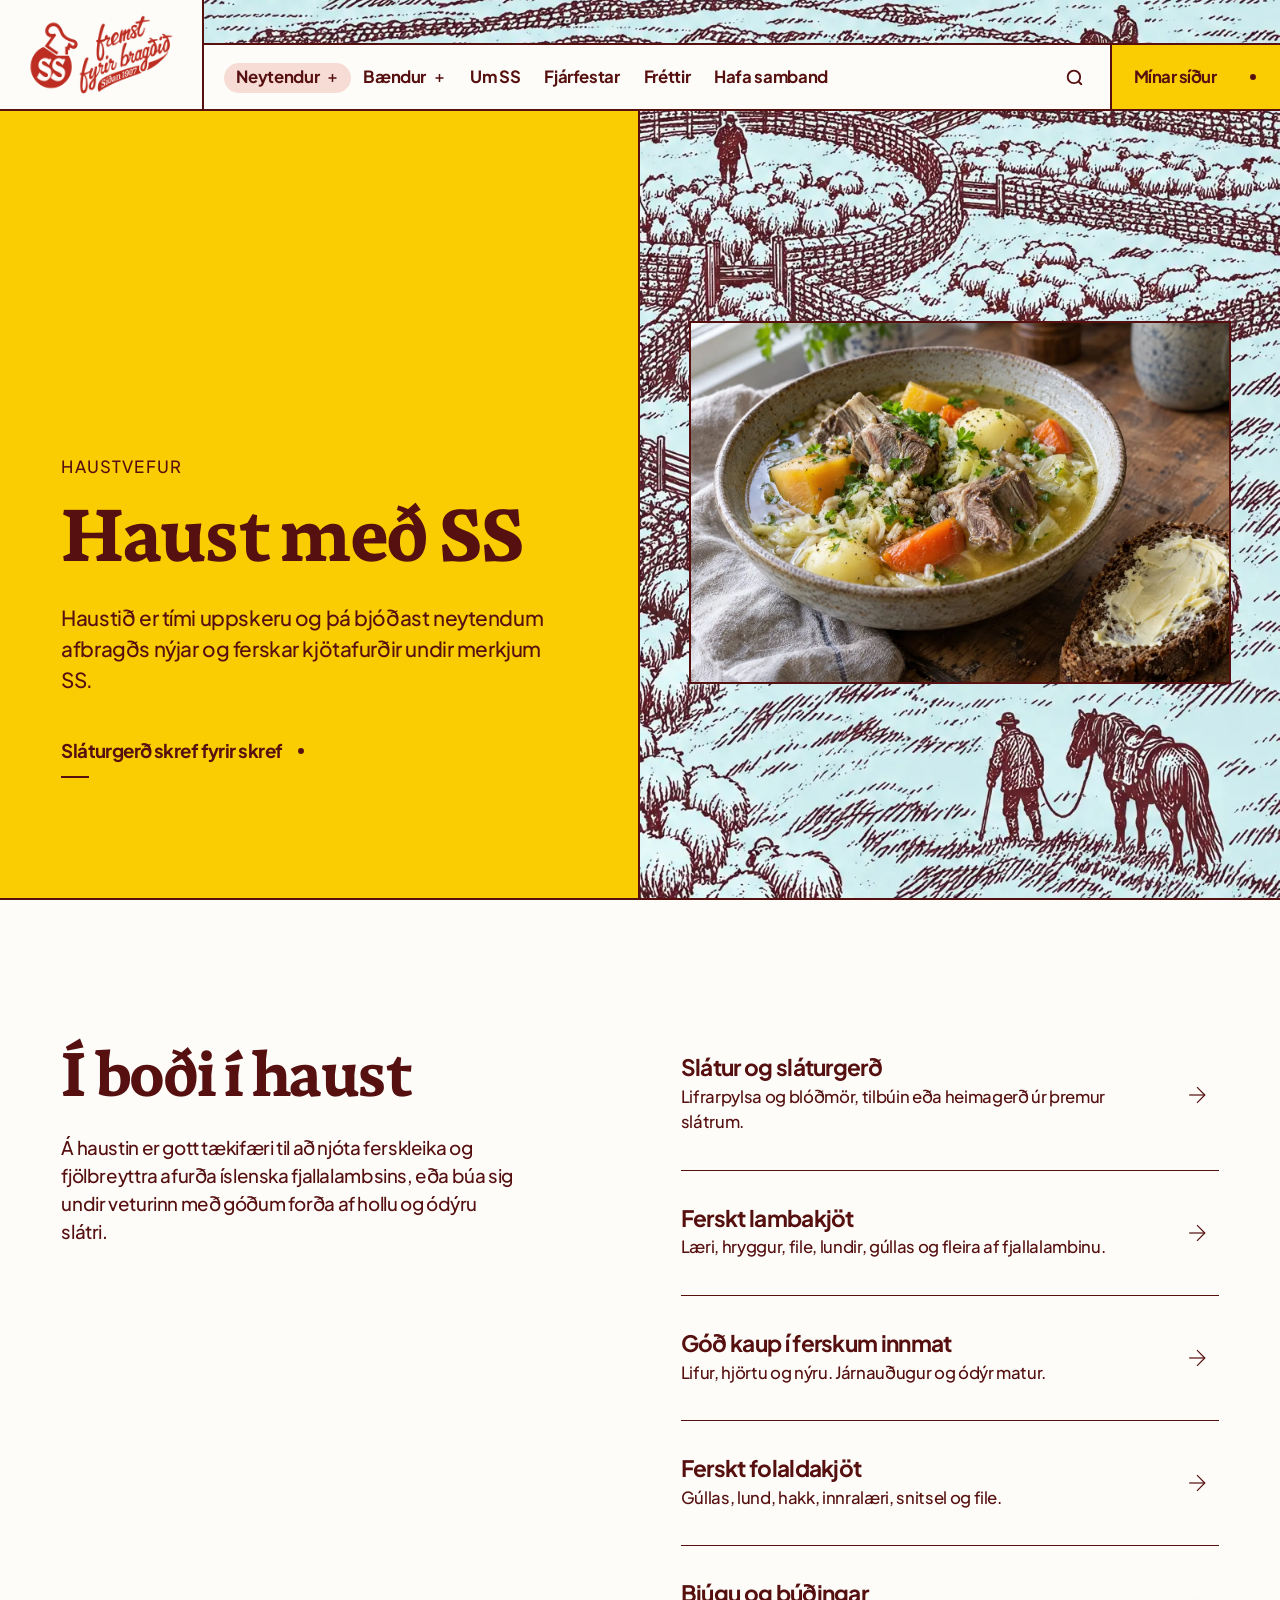
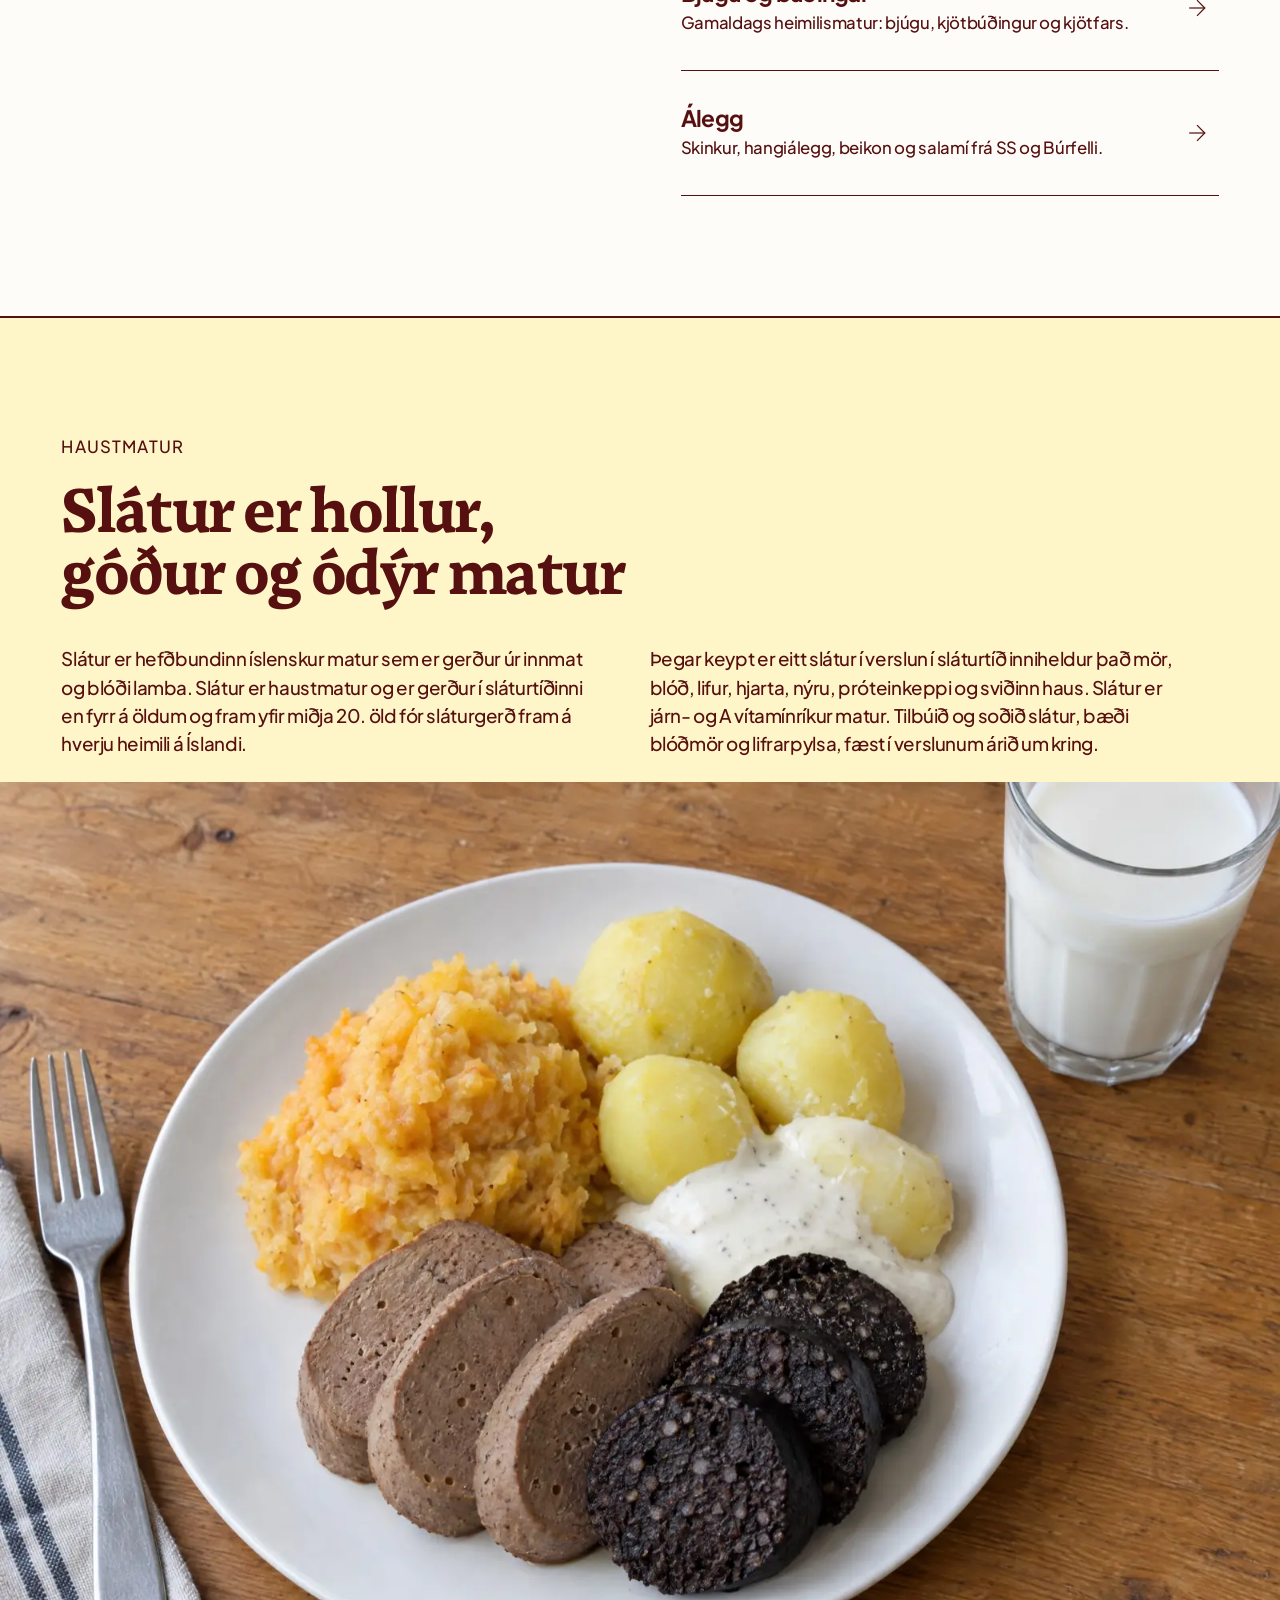
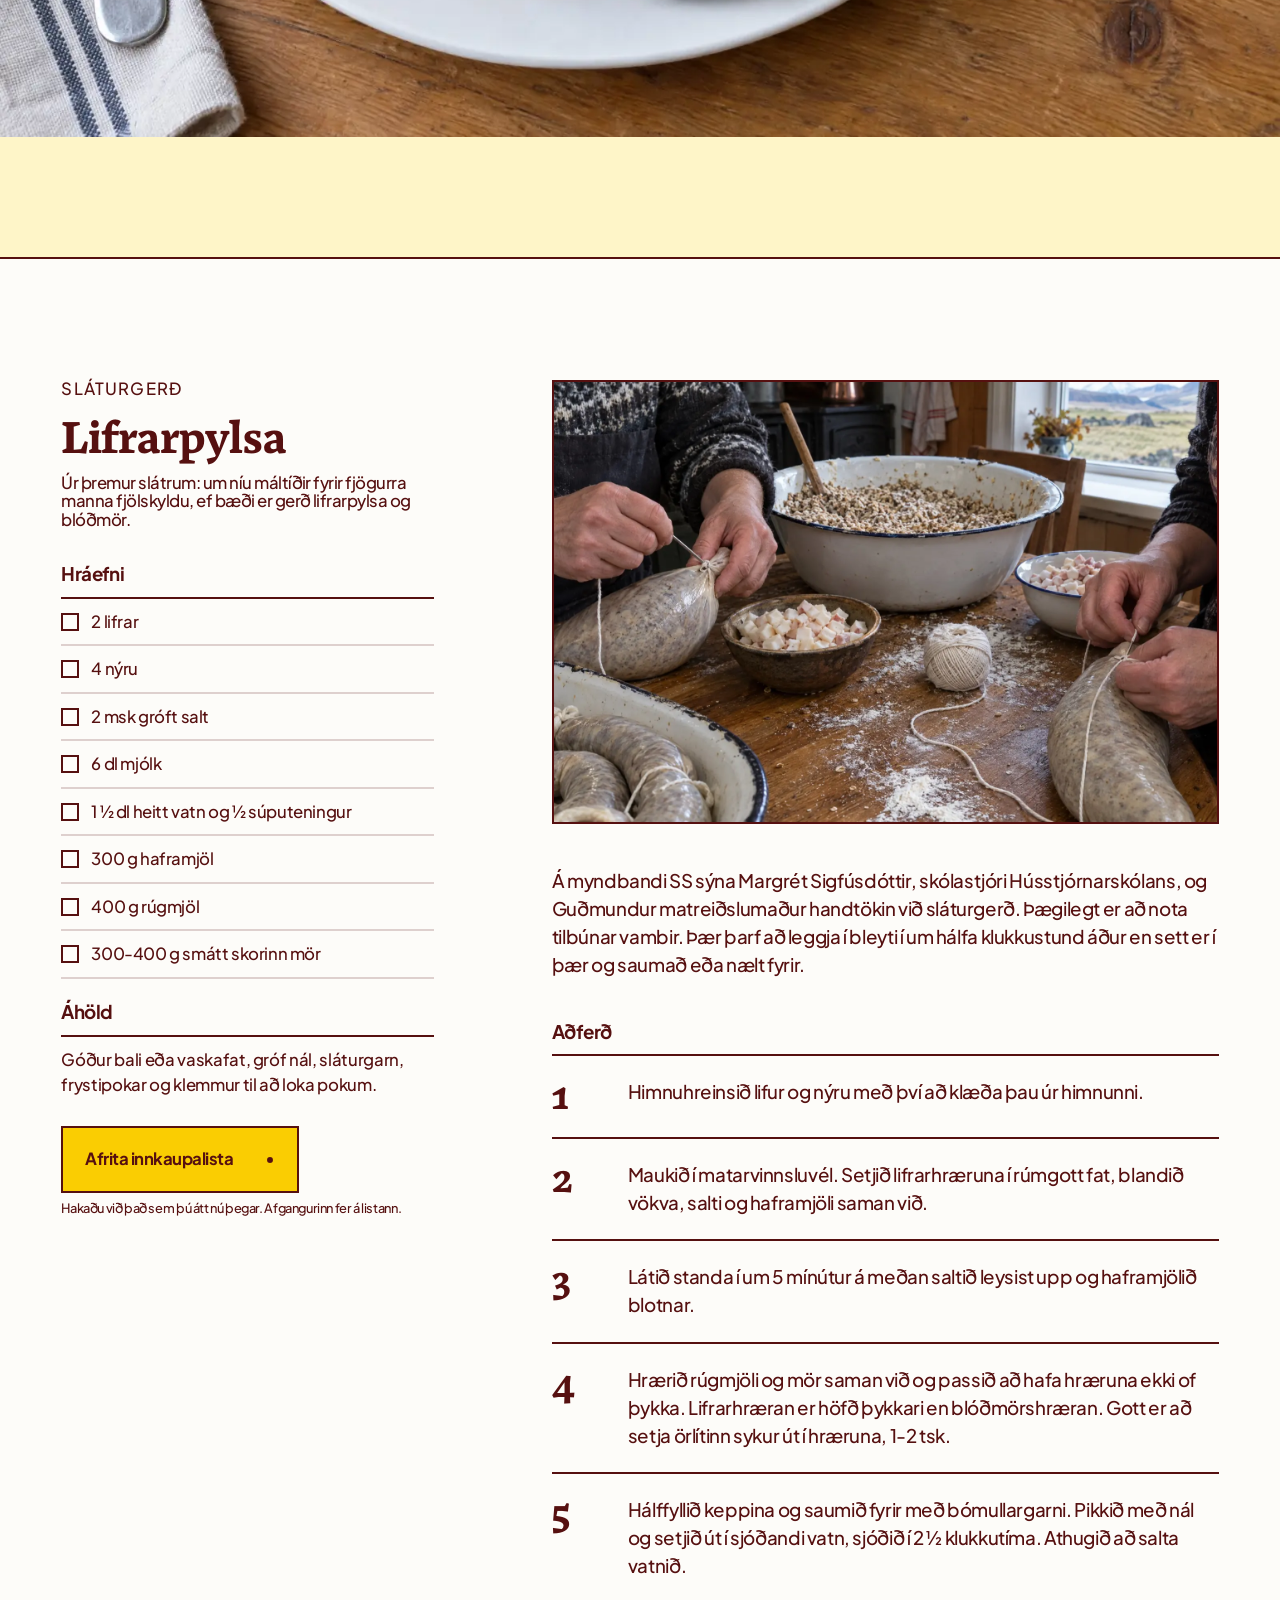
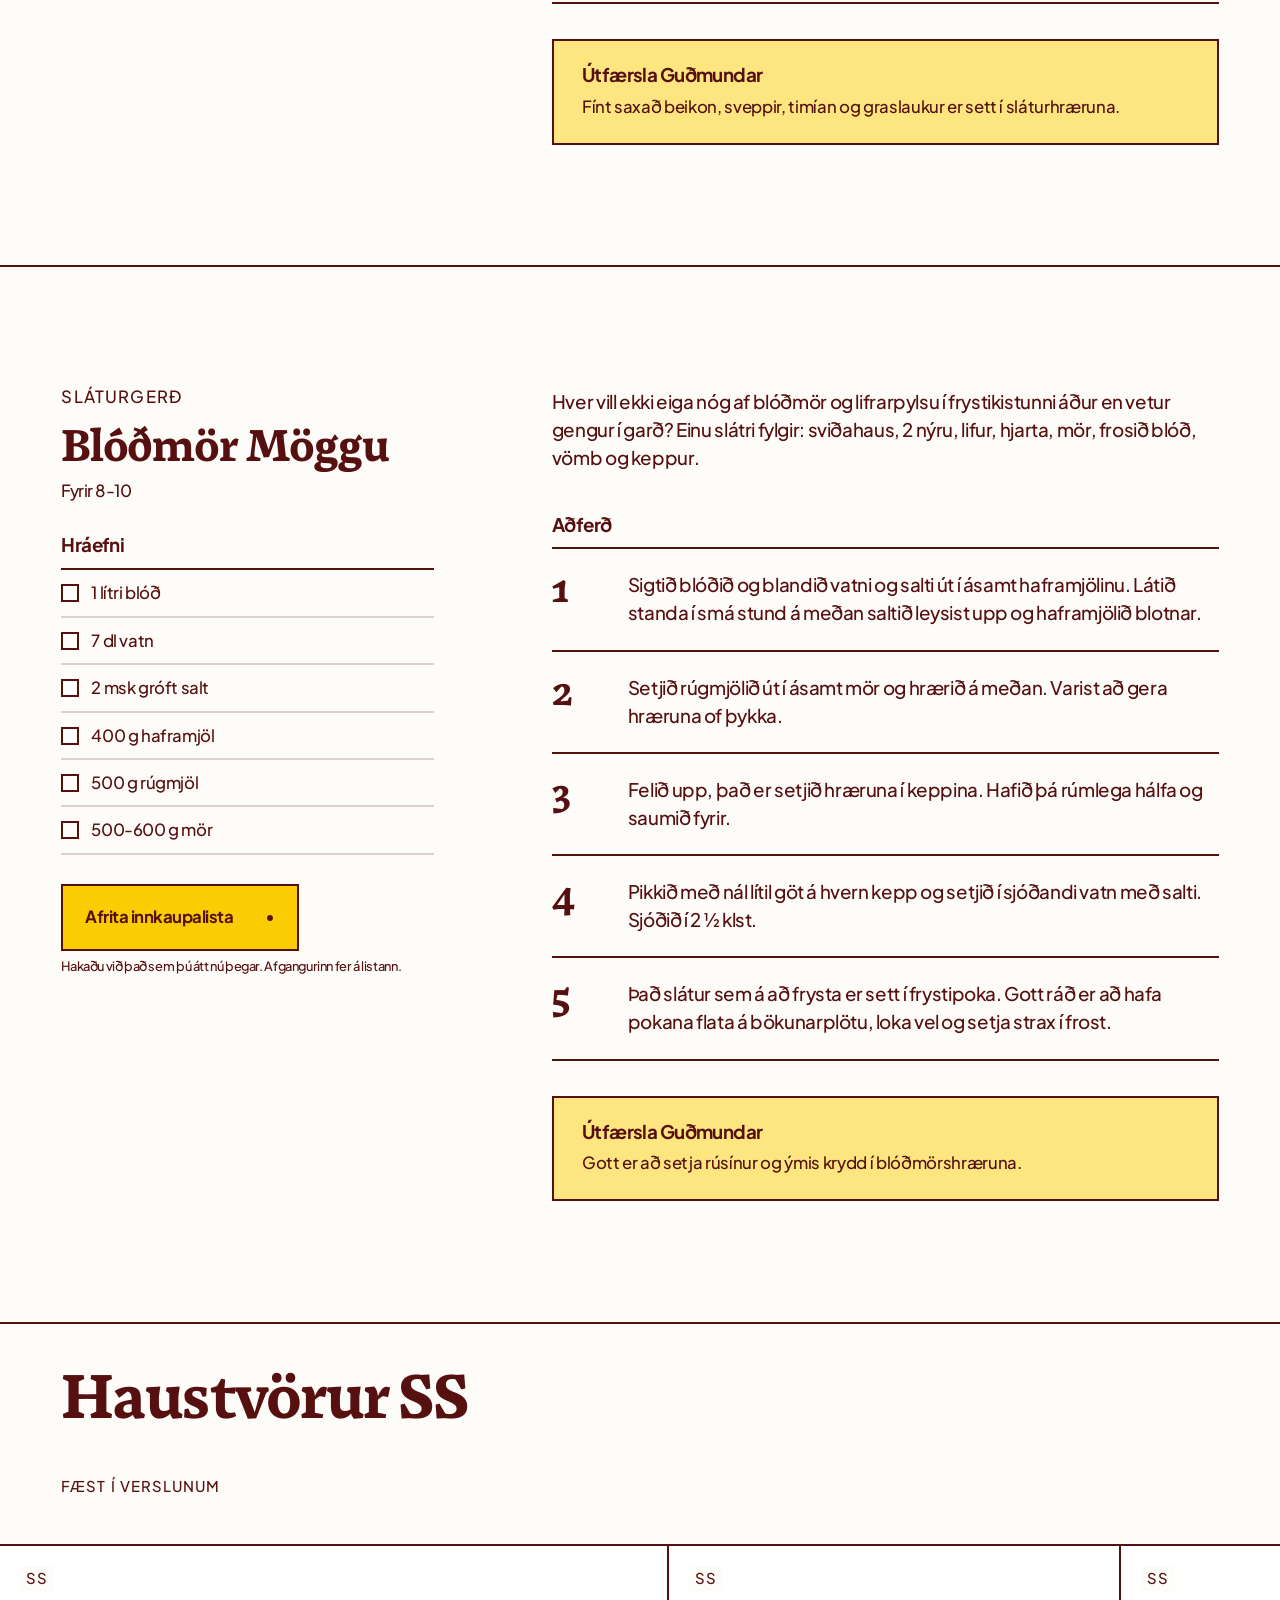
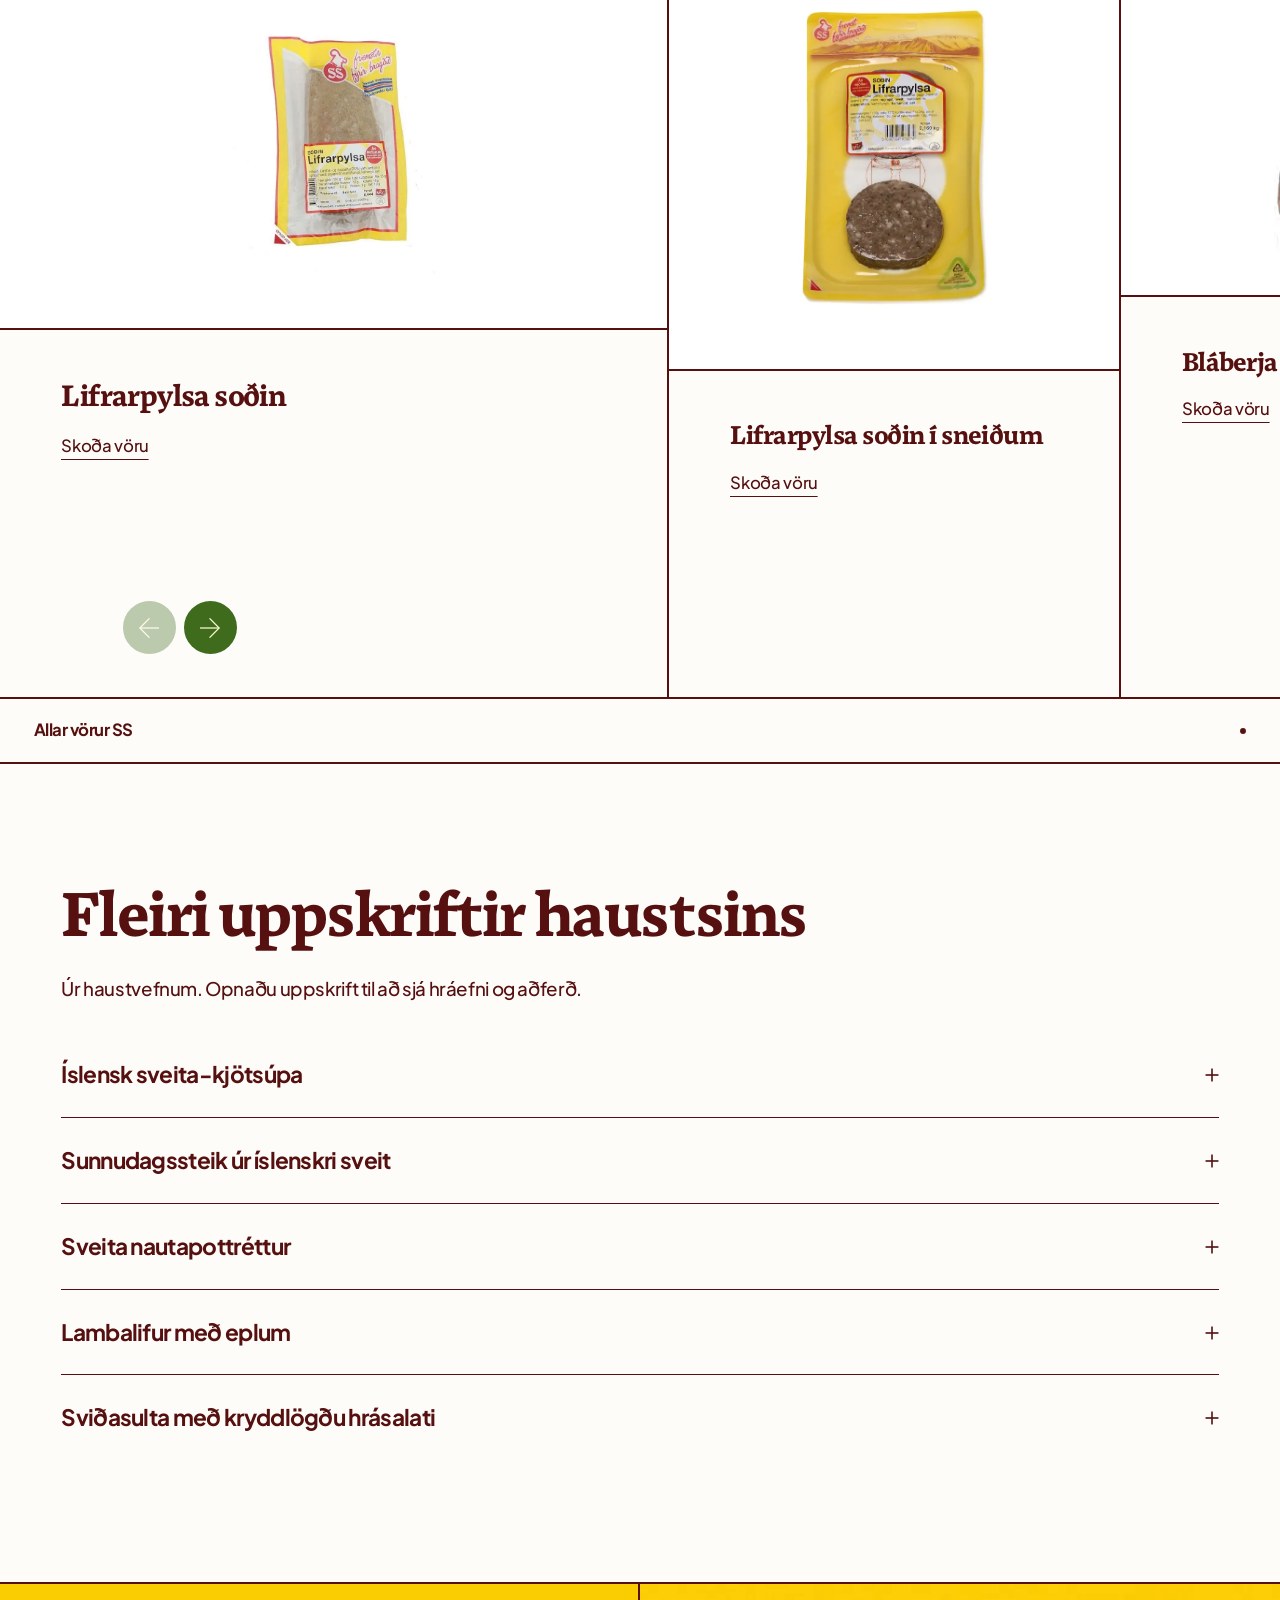
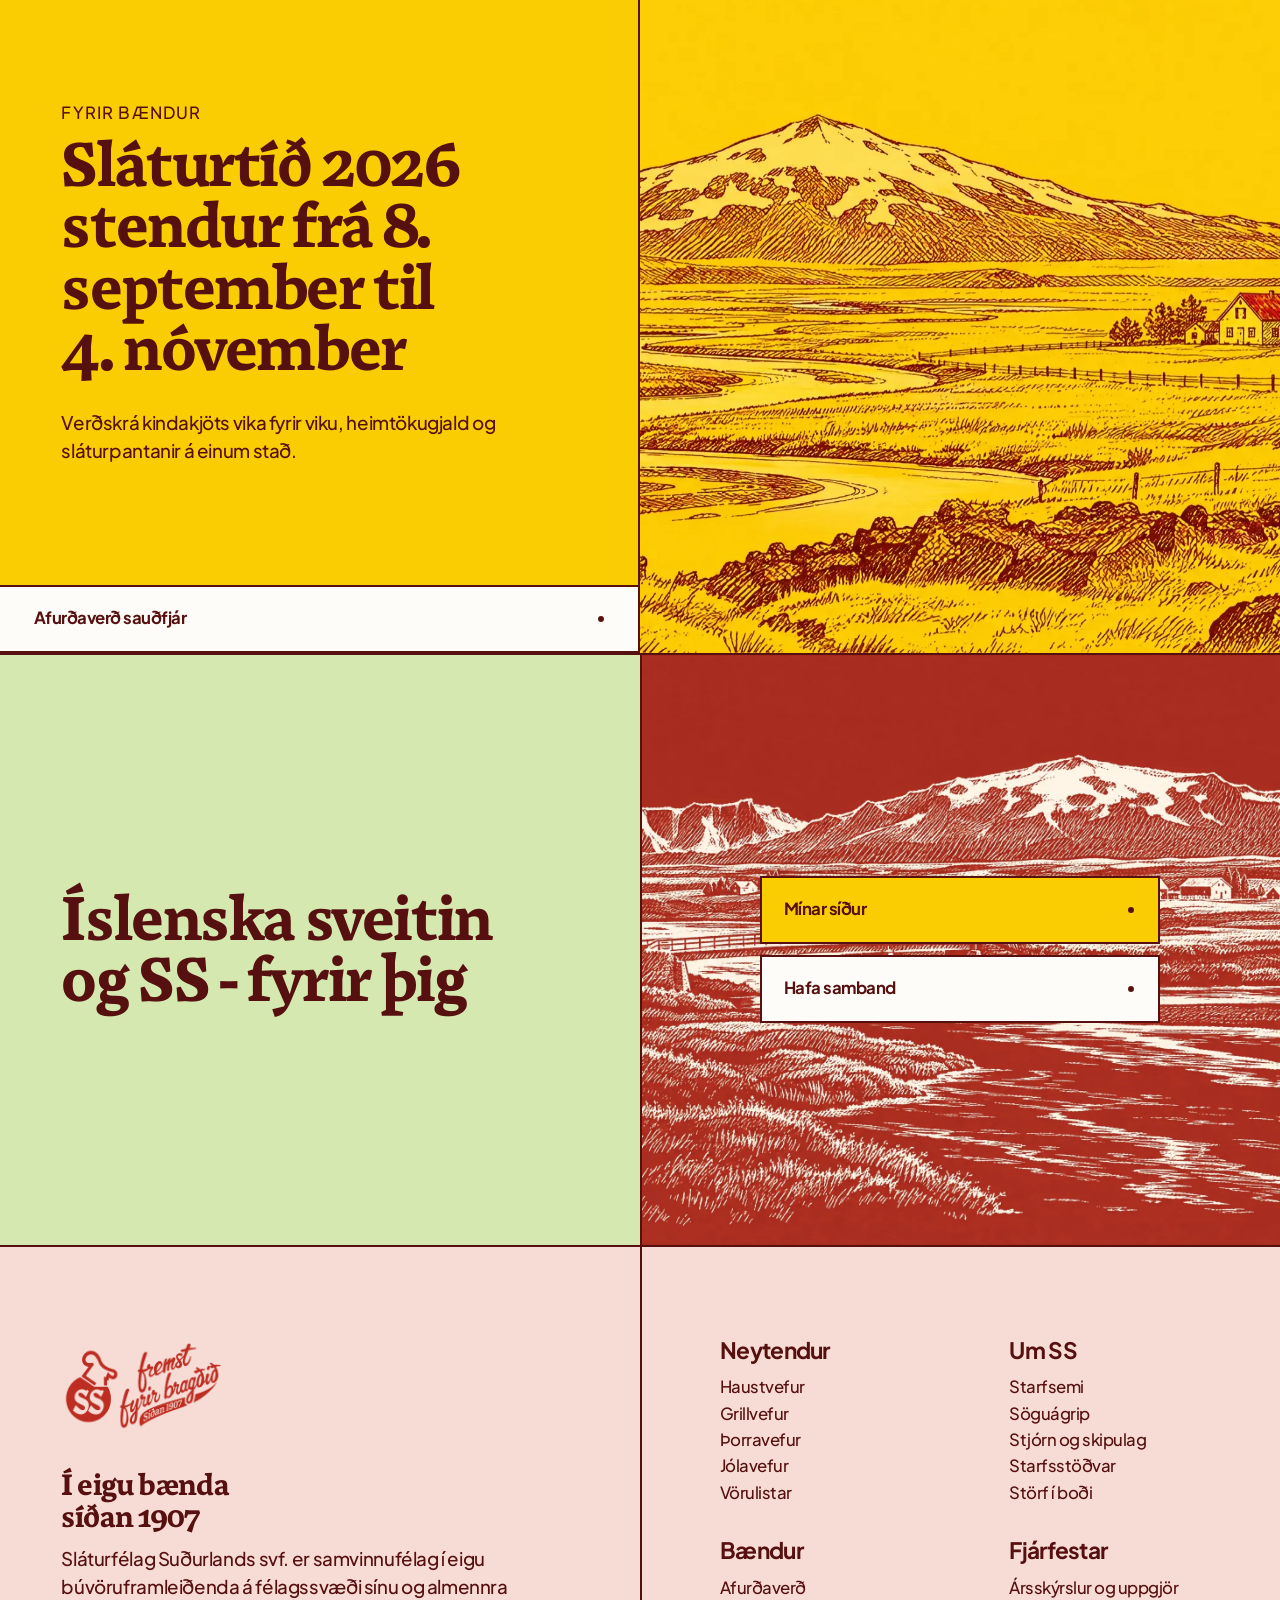
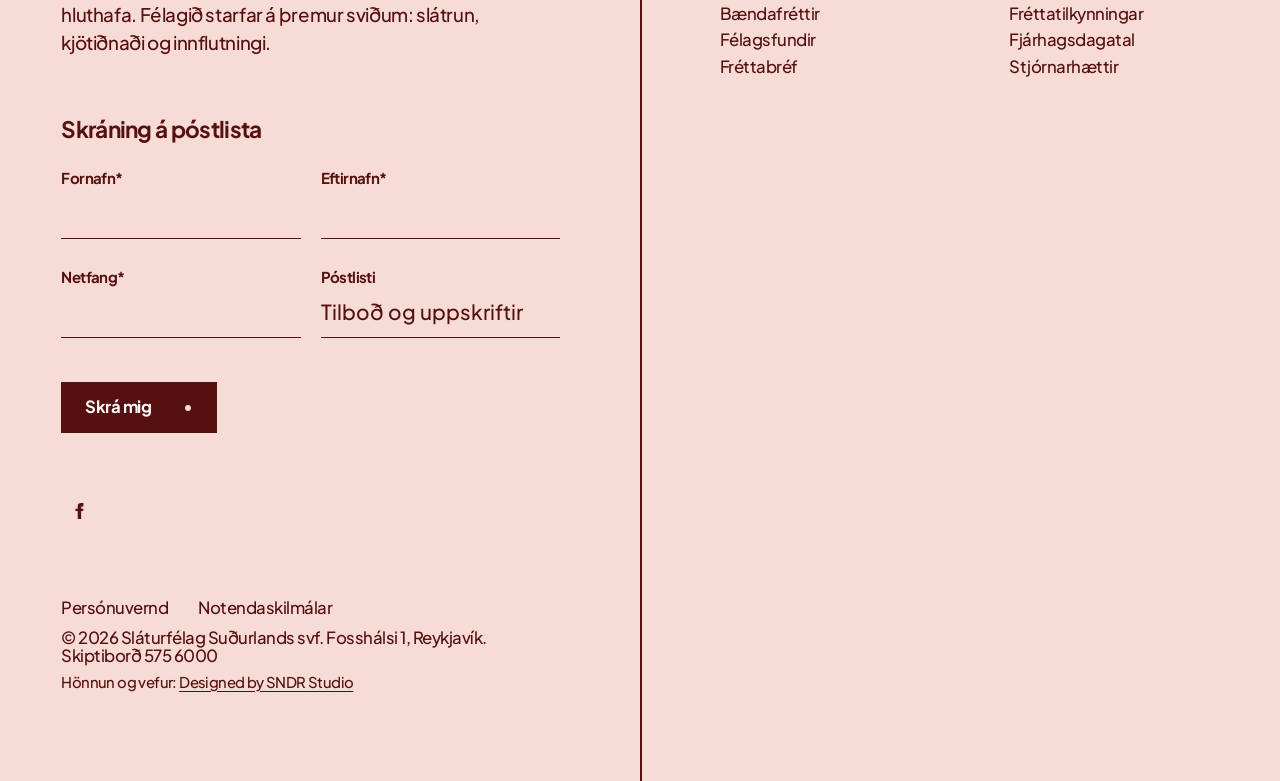
<file: haust/index.html>
<!doctype html>
<html lang="is">
<head>
<meta charset="utf-8">
<meta name="viewport" content="width=device-width, initial-scale=1">
<title>Haust með SS | Slátur, lambakjöt og uppskriftir haustsins</title>
<meta name="description" content="Haustvefur SS: sláturgerð skref fyrir skref, ferskt lambakjöt, innmatur og uppskriftir haustsins með innkaupalista.">
<link rel="icon" type="image/png" href="../assets/img/ss/favicon.png">
<meta name="robots" content="noindex, nofollow">
<meta name="theme-color" content="#fdfcf9">
<link rel="preload" href="../assets/fonts/Rowan-Bold.woff2" as="font" type="font/woff2" crossorigin>
<link rel="preload" href="../assets/fonts/PlusJakartaSans-Medium.woff2" as="font" type="font/woff2" crossorigin>
<link rel="stylesheet" href="../assets/lib/swiper-bundle.min.css?v=20261003181248">
<link rel="stylesheet" href="../assets/css/tokens.css?v=20261003181248">
<link rel="stylesheet" href="../assets/css/base.css?v=20261003181248">
<link rel="stylesheet" href="../assets/css/layout.css?v=20261003181248">
<link rel="stylesheet" href="../assets/css/blocks/A.css?v=20261003181248">
<link rel="stylesheet" href="../assets/css/blocks/D.css?v=20261003181248">
<link rel="stylesheet" href="../assets/css/blocks/home.css?v=20261003181248">
<link rel="stylesheet" href="../assets/css/ss.css?v=20261003181248">
<script type="application/ld+json">{"@context":"https://schema.org","@type":"Organization","name":"Sláturfélag Suðurlands svf.","alternateName":"SS","url":"https://www.ss.is/","foundingDate":"1907-01-28","telephone":"+354 575 6000","address":{"@type":"PostalAddress","streetAddress":"Fosshálsi 1","postalCode":"110","addressLocality":"Reykjavík","addressCountry":"IS"},"sameAs":["https://www.facebook.com/ss.slaturfelag.sudurlands"]}</script>
</head>
<body class="page-haust">
<a class="skip" href="#main">Fara beint í efni</a>
<header class="site-head" id="top">
  <div class="site-head__bar">
    <div class="logo"><a href="../" aria-label="Sláturfélag Suðurlands, forsíða"><img src="../assets/img/ss/logo-lockup.png" alt="SS, fremst fyrir bragðið, síðan 1907" width="150" height="88"></a></div>
    <a class="mega-back" href="#"><img src="../assets/img/chevron.svg" alt="">Aðalvalmynd</a>
    <div class="head-right">
      <div class="head-row">
        <nav class="head-nav" id="site-nav" aria-label="Aðalvalmynd">
          <div class="head-nav__inner">
            <ul class="head-menu" data-dim>
              <li class="has-mega">
                <a class="head-nav__link is-current" href="../haust/" aria-haspopup="true" aria-expanded="false">Neytendur</a>
<span class="expand" role="button" aria-label="Opna Neytendur"></span><div class="mega"><div class="mega__card">
  <div class="mega__left">
<div class="mega__btns"><a class="btn btn--lime" href="../haust/">Haust með SS</a></div><div class="mega__group"><div class="s36"></div><div class="t-24">Árstíðir</div><div class="s20"></div>
      <ul class="dots"><li class="is-current"><a href="../haust/">Haustvefur</a></li><li class=""><a href="#ekki-i-frumgerd">Grillvefur</a></li><li class=""><a href="#ekki-i-frumgerd">Þorravefur</a></li><li class=""><a href="#ekki-i-frumgerd">Jólavefur</a></li></ul><div class="s36"></div></div>  </div>
  <div class="mega__right"><div class="mega__row">
<div class="mega__col"><div class="t-24">Vörur</div><div class="s20"></div>
<ul class="dots"><li class=""><a href="#ekki-i-frumgerd">SS pylsur og meðlæti</a></li><li class=""><a href="#ekki-i-frumgerd">SS kjötvörur</a></li><li class=""><a href="#ekki-i-frumgerd">Búrfells kjötvörur</a></li><li class=""><a href="#ekki-i-frumgerd">1944 réttir</a></li><li class=""><a href="#ekki-i-frumgerd">Innfluttar vörur</a></li><li class=""><a href="#ekki-i-frumgerd">Vörulistar</a></li></ul>    </div><div class="mega__col"><div class="t-24">Uppskriftir haustsins</div><div class="s20"></div>
<ul class="dots"><li class=""><a href="../haust/#slaturgerd">Lifrarpylsa og blóðmör</a></li><li class=""><a href="../haust/#uppskriftir">Íslensk sveita-kjötsúpa</a></li><li class=""><a href="../haust/#uppskriftir">Sunnudagssteik úr íslenskri sveit</a></li><li class=""><a href="../haust/#uppskriftir">Lambalifur með eplum</a></li></ul>    </div>  </div></div>
<div class="mega__bottom"><span class="t-18 reg">Merki</span><ul class="dots" data-dim><li><a href="#ekki-i-frumgerd">SS</a></li><li><a href="#ekki-i-frumgerd">Búrfell</a></li><li><a href="#ekki-i-frumgerd">1944</a></li><li><a href="#ekki-i-frumgerd">SS pylsan, saga</a></li></ul></div></div></div>              </li>
              <li class="has-mega">
                <a class="head-nav__link" href="../baendur/afurdaverd/saudfe/" aria-haspopup="true" aria-expanded="false">Bændur</a>
<span class="expand" role="button" aria-label="Opna Bændur"></span><div class="mega"><div class="mega__card">
  <div class="mega__left">
<div class="mega__btns"><a class="btn btn--lime" href="../baendur/afurdaverd/saudfe/">Afurðaverð sauðfjár</a></div><div class="mega__group"><div class="s36"></div><div class="t-24">Afurðaverð</div><div class="s20"></div>
      <ul class="dots"><li class=""><a href="../baendur/afurdaverd/saudfe/">Sauðfé</a></li><li class=""><a href="#ekki-i-frumgerd">Nautgripir</a></li><li class=""><a href="#ekki-i-frumgerd">Svín</a></li><li class=""><a href="#ekki-i-frumgerd">Folöld og hross</a></li></ul><div class="s36"></div></div>  </div>
  <div class="mega__right"><div class="mega__row">
<div class="mega__col"><div class="t-24">Félagið</div><div class="s20"></div>
<ul class="dots"><li class=""><a href="#ekki-i-frumgerd">Bændafréttir</a></li><li class=""><a href="#ekki-i-frumgerd">Fréttabréf</a></li><li class=""><a href="#ekki-i-frumgerd">Félagsfundir</a></li><li class=""><a href="#ekki-i-frumgerd">Félagatal</a></li><li class=""><a href="#ekki-i-frumgerd">Félagsdeildir</a></li></ul>    </div><div class="mega__col"><div class="t-24">Aðföng</div><div class="s20"></div>
<ul class="dots"><li class=""><a href="#ekki-i-frumgerd">Yara áburður</a></li><li class=""><a href="#ekki-i-frumgerd">Lausafóður</a></li><li class=""><a href="#ekki-i-frumgerd">Tenglar</a></li></ul>    </div>  </div></div>
<div class="mega__bottom"><span class="t-18 reg">Slátrun</span><ul class="dots" data-dim><li><a href="tel:+3544804100">Sláturpantanir 480 4100</a></li><li><a href="mailto:slatrun@ss.is">slatrun@ss.is</a></li></ul></div></div></div>              </li>
              <li class="">
                <a class="head-nav__link" href="#ekki-i-frumgerd">Um SS</a>
              </li>
              <li class="">
                <a class="head-nav__link" href="#ekki-i-frumgerd">Fjárfestar</a>
              </li>
              <li class="">
                <a class="head-nav__link" href="#ekki-i-frumgerd">Fréttir</a>
              </li>
              <li class="">
                <a class="head-nav__link" href="#ekki-i-frumgerd">Hafa samband</a>
              </li>
            </ul>
            <form class="nav-search" action="#" role="search"><img src="../assets/img/search.svg" alt=""><input type="text" placeholder="Leita…" aria-label="Leita"></form>
<div class="head-cta"><a class="btn btn--sun btn--sm" href="../minar-sidur/">Mínar síður</a></div>          </div>
        </nav>
        <div class="head-search"><button type="button" aria-label="Leit" aria-expanded="false" aria-controls="search-panel"><img src="../assets/img/search.svg" alt=""></button>
          <div class="mega search-panel" id="search-panel"><div class="mega__card">
            <div class="mega__left">
              <div class="dd dd--search">
                <button class="dd__toggle" type="button" aria-expanded="false" aria-haspopup="true">Leita í öllu</button>
                <ul class="dd__menu" role="menu"><li class="is-active"><a href="#" data-post="all" data-taxonomy="">Öllu</a></li><li class=""><a href="#" data-post="vorur" data-taxonomy="">Vörum</a></li><li class=""><a href="#" data-post="uppskriftir" data-taxonomy="">Uppskriftum</a></li><li class=""><a href="#" data-post="baendur" data-taxonomy="">Bændasíðum</a></li><li class=""><a href="#" data-post="frettir" data-taxonomy="">Fréttum</a></li></ul>
              </div>
<a class="cat-card" href="../haust/#slaturgerd">
                <span class="cat-card__img"><img src="../assets/img/ss/food-slaturgerd.webp" alt="Hendur sauma fyrir sláturkeppi" width="400" height="211" loading="lazy"><span class="cat-card__tag"><span class="tags">Sláturtíð</span></span></span>
                <span class="cat-card__body"><span class="s30 d-block"></span><span class="eb-16 d-block">Uppskrift</span><span class="s6 d-block"></span><span class="h7 mb0 d-block">Lifrarpylsa og blóðmör, skref fyrir skref</span><span class="s30 d-block"></span></span>
              </a>            </div>
            <div class="mega__right">
              <form class="search-form" action="#" method="get" role="search">
                <input type="text" name="s" placeholder="Að hverju ertu að leita?" aria-label="Leit">
                <input type="hidden" name="search-type" value="all"><input type="hidden" name="learn-type" value="all">
                <button class="btn btn--lemon btn--sm" type="submit">Leita</button>
              </form>
              <div class="search-content">
                <div class="t-24">Algengar leitir</div><div class="s16"></div>
                <ul class="dots search-common"><li><a href="../baendur/afurdaverd/saudfe/">Afurðaverð sauðfjár</a></li><li><a href="../baendur/afurdaverd/saudfe/#heimtaka">Heimtökugjald</a></li><li><a href="../haust/#slaturgerd">Slátur</a></li><li><a href="../haust/#uppskriftir">Kjötsúpa</a></li><li><a href="#ekki-i-frumgerd">SS pylsur</a></li><li><a href="#ekki-i-frumgerd">Vörulistar</a></li></ul>
                <div class="s30"></div>
                <div class="t-24">Vinsælt</div><div class="s20"></div>
                <ul class="tags-list"><li><a class="tags" href="../haust/">Haustvefur</a></li><li><a class="tags" href="#ekki-i-frumgerd">Grillvefur</a></li><li><a class="tags" href="#ekki-i-frumgerd">Þorravefur</a></li><li><a class="tags" href="#ekki-i-frumgerd">Jólavefur</a></li><li><a class="tags" href="../baendur/afurdaverd/saudfe/">Bændur</a></li><li><a class="tags" href="#ekki-i-frumgerd">Störf í boði</a></li></ul>
              </div>
            </div>
          </div></div>
</div>
        <button class="menu-btn" type="button" aria-label="Valmynd" aria-controls="site-nav" aria-expanded="false"><span></span><span></span><span></span></button>
<div class="head-cta"><a class="btn btn--sun btn--sm" href="../minar-sidur/">Mínar síður</a></div>      </div>
    </div>
  </div>
</header><main class="page" id="main">
<section class="hero hero--pattern hero--photo-wide hero--photo-32">
<div class="hero__pattern"><img src="../assets/img/ss/pattern-rettir.webp" alt="" fetchpriority="high"></div>  <div class="wrap">
    <div class="hero__grid">
      <div class="hero__left c-sun" style="--col-bg: var(--gb_primary_sunflower_yellow)">
        <div class="hero__content"><div class="eb-18">Haustvefur</div><div class="s24"></div><h1 class="h1 mb0">Haust með SS</h1><div class="s30"></div><div class="b-22 rich"><p>Haustið er tími uppskeru og þá bjóðast neytendum afbragðs nýjar og ferskar kjötafurðir undir merkjum SS.</p></div><div class="s30"></div><a class="tlink" href="#slaturgerd">Sláturgerð skref fyrir skref</a><div class="s64"></div></div>
      </div>
      <div class="hero__right">
<div class="hero__photo"><img src="../assets/img/ss/food-kjotsupa.webp" alt="Íslensk sveita-kjötsúpa í skál með rúgbrauði og smjöri." fetchpriority="high"></div>      </div>
    </div>
  </div>
</section><section class="sec bg-cream sec--rule-b">
  <div class="wrap"><div class="s128"></div><div class="links">
  <div class="links__left"><div class="s24"></div><h2 class="h2 mb0">Í boði í haust</h2><div class="s30"></div><div class="b-20 rich"><p>Á haustin er gott tækifæri til að njóta ferskleika og fjölbreyttra afurða íslenska fjallalambsins, eða búa sig undir veturinn með góðum forða af hollu og ódýru slátri.</p></div></div>
  <div class="links__right">
<a class="link-row" href="#slaturgerd">
<span class="link-row__thumb"><img src="../assets/img/ss/food-slatur.webp" alt="" loading="lazy"></span>      <span class="link-row__main"><span class="t-24 d-block">Slátur og sláturgerð</span><span class="s4 d-block"></span><span class="b-18 d-block">Lifrarpylsa og blóðmör, tilbúin eða heimagerð úr þremur slátrum.</span></span>
      <span class="link-row__dot"><img src="../assets/img/right-circle-arrow.svg" alt=""></span>
    </a><a class="link-row" href="#ekki-i-frumgerd">
<span class="link-row__thumb"><img src="../assets/img/ss/food-lambalaeri.webp" alt="" loading="lazy"></span>      <span class="link-row__main"><span class="t-24 d-block">Ferskt lambakjöt</span><span class="s4 d-block"></span><span class="b-18 d-block">Læri, hryggur, file, lundir, gúllas og fleira af fjallalambinu.</span></span>
      <span class="link-row__dot"><img src="../assets/img/right-circle-arrow.svg" alt=""></span>
    </a><a class="link-row" href="#ekki-i-frumgerd">
<span class="link-row__thumb"><img src="../assets/img/ss/food-lambalifur.webp" alt="" loading="lazy"></span>      <span class="link-row__main"><span class="t-24 d-block">Góð kaup í ferskum innmat</span><span class="s4 d-block"></span><span class="b-18 d-block">Lifur, hjörtu og nýru. Járnauðugur og ódýr matur.</span></span>
      <span class="link-row__dot"><img src="../assets/img/right-circle-arrow.svg" alt=""></span>
    </a><a class="link-row" href="#ekki-i-frumgerd">
<span class="link-row__thumb"><img src="../assets/img/ss/food-nautapottrettur.webp" alt="" loading="lazy"></span>      <span class="link-row__main"><span class="t-24 d-block">Ferskt folaldakjöt</span><span class="s4 d-block"></span><span class="b-18 d-block">Gúllas, lund, hakk, innralæri, snitsel og file.</span></span>
      <span class="link-row__dot"><img src="../assets/img/right-circle-arrow.svg" alt=""></span>
    </a><a class="link-row" href="#ekki-i-frumgerd">
<span class="link-row__thumb"><img src="../assets/img/ss/prod-1944-kindabjugu.webp" alt="" loading="lazy"></span>      <span class="link-row__main"><span class="t-24 d-block">Bjúgu og búðingar</span><span class="s4 d-block"></span><span class="b-18 d-block">Gamaldags heimilismatur: bjúgu, kjötbúðingur og kjötfars.</span></span>
      <span class="link-row__dot"><img src="../assets/img/right-circle-arrow.svg" alt=""></span>
    </a><a class="link-row" href="#ekki-i-frumgerd">
<span class="link-row__thumb"><img src="../assets/img/ss/prod-lifrarpylsa-sneidar.webp" alt="" loading="lazy"></span>      <span class="link-row__main"><span class="t-24 d-block">Álegg</span><span class="s4 d-block"></span><span class="b-18 d-block">Skinkur, hangiálegg, beikon og salamí frá SS og Búrfelli.</span></span>
      <span class="link-row__dot"><img src="../assets/img/right-circle-arrow.svg" alt=""></span>
    </a>  </div>
</div><div class="s128"></div></div>
</section><section class="sec bg-butter sec--rule-b sec--clip">
  <div class="wrap"><div class="s128"></div><div class="tc2 tc2--image">
  <div class="tc2__head"><div class="eb-18">Haustmatur</div><div class="s24"></div><h2 class="h2 mb0">Slátur er hollur, góður og ódýr matur</h2></div>
  <div class="s44"></div>
  <div class="tc2__body b-20 rich"><p>Slátur er hefðbundinn íslenskur matur sem er gerður úr innmat og blóði lamba. Slátur er haustmatur og er gerður í sláturtíðinni en fyrr á öldum og fram yfir miðja 20. öld fór sláturgerð fram á hverju heimili á Íslandi.</p><p>Þegar keypt er eitt slátur í verslun í sláturtíð inniheldur það mör, blóð, lifur, hjarta, nýru, próteinkeppi og sviðinn haus. Slátur er járn- og A vítamínríkur matur. Tilbúið og soðið slátur, bæði blóðmör og lifrarpylsa, fæst í verslunum árið um kring.</p></div><div class="tc2__img"><img src="../assets/img/ss/food-slatur.webp" alt="Lifrarpylsa og blóðmör í sneiðum með rófustöppu og kartöflum." loading="lazy"></div></div><div class="s128"></div></div>
</section><section class="sec bg-cream sec--rule-b">
  <div class="wrap"><div class="s128"></div><div class="rcp" data-recipe id="slaturgerd">
  <div class="rcp__left"><div class="rcp__stick">
<div class="eb-18">Sláturgerð</div><div class="s16"></div>    <h2 class="h3 mb0">Lifrarpylsa</h2>
<div class="s12"></div><div class="t-18 reg">Úr þremur slátrum: um níu máltíðir fyrir fjögurra manna fjölskyldu, ef bæði er gerð lifrarpylsa og blóðmör.</div>    <div class="s36"></div>
    <div class="t-20 rcp__lh">Hráefni</div>
    <ul class="rcp__ing" aria-label="Hráefni í Lifrarpylsa">
<li><label><input type="checkbox"><span>2 lifrar</span></label></li><li><label><input type="checkbox"><span>4 nýru</span></label></li><li><label><input type="checkbox"><span>2 msk gróft salt</span></label></li><li><label><input type="checkbox"><span>6 dl mjólk</span></label></li><li><label><input type="checkbox"><span>1 ½ dl heitt vatn og ½ súputeningur</span></label></li><li><label><input type="checkbox"><span>300 g haframjöl</span></label></li><li><label><input type="checkbox"><span>400 g rúgmjöl</span></label></li><li><label><input type="checkbox"><span>300-400 g smátt skorinn mör</span></label></li>    </ul>
<div class="s24"></div><div class="t-20 rcp__lh">Áhöld</div><div class="b-18 rcp__tools">Góður bali eða vaskafat, gróf nál, sláturgarn, frystipokar og klemmur til að loka pokum.</div>    <div class="s30"></div>
    <button class="btn btn--sm btn--sun rcp__copy" type="button" aria-live="polite" data-copy-label="Afrita innkaupalista" data-done-label="Innkaupalisti afritaður">Afrita innkaupalista</button>
    <div class="s8"></div>
    <div class="t-14 reg rcp__hint">Hakaðu við það sem þú átt nú þegar. Afgangurinn fer á listann.</div>
  </div></div>
  <div class="rcp__right">
<div class="rcp__img"><img src="../assets/img/ss/food-slaturgerd.webp" alt="Sláturgerð við eldhúsborð: keppir, haframjöl, rúgmjöl og mör." width="1600" height="1067" loading="lazy"></div><div class="s44"></div><div class="b-20 rich"><p>Á myndbandi SS sýna Margrét Sigfúsdóttir, skólastjóri Hússtjórnarskólans, og Guðmundur matreiðslumaður handtökin við sláturgerð. Þægilegt er að nota tilbúnar vambir. Þær þarf að leggja í bleyti í um hálfa klukkustund áður en sett er í þær og saumað eða nælt fyrir.</p></div><div class="s44"></div>    <div class="t-20 rcp__lh">Aðferð</div>
    <ol class="rcp__steps">
<li><span class="rcp__n h4 mb0" aria-hidden="true">1</span><div class="b-20">Himnuhreinsið lifur og nýru með því að klæða þau úr himnunni.</div></li><li><span class="rcp__n h4 mb0" aria-hidden="true">2</span><div class="b-20">Maukið í matarvinnsluvél. Setjið lifrarhræruna í rúmgott fat, blandið vökva, salti og haframjöli saman við.</div></li><li><span class="rcp__n h4 mb0" aria-hidden="true">3</span><div class="b-20">Látið standa í um 5 mínútur á meðan saltið leysist upp og haframjölið blotnar.</div></li><li><span class="rcp__n h4 mb0" aria-hidden="true">4</span><div class="b-20">Hrærið rúgmjöli og mör saman við og passið að hafa hræruna ekki of þykka. Lifrarhræran er höfð þykkari en blóðmörshræran. Gott er að setja örlítinn sykur út í hræruna, 1-2 tsk.</div></li><li><span class="rcp__n h4 mb0" aria-hidden="true">5</span><div class="b-20">Hálffyllið keppina og saumið fyrir með bómullargarni. Pikkið með nál og setjið út í sjóðandi vatn, sjóðið í 2 ½ klukkutíma. Athugið að salta vatnið.</div></li>    </ol>
<div class="s36"></div><div class="rcp__tip"><div class="t-20">Útfærsla Guðmundar</div><div class="s8"></div><div class="b-18">Fínt saxað beikon, sveppir, timían og graslaukur er sett í sláturhræruna.</div></div>  </div>
</div><div class="s128"></div></div>
</section><section class="sec bg-cream sec--rule-b">
  <div class="wrap"><div class="s128"></div><div class="rcp" data-recipe id="blodmor">
  <div class="rcp__left"><div class="rcp__stick">
<div class="eb-18">Sláturgerð</div><div class="s16"></div>    <h2 class="h3 mb0">Blóðmör Möggu</h2>
<div class="s12"></div><div class="t-18 reg">Fyrir 8-10</div>    <div class="s36"></div>
    <div class="t-20 rcp__lh">Hráefni</div>
    <ul class="rcp__ing" aria-label="Hráefni í Blóðmör Möggu">
<li><label><input type="checkbox"><span>1 lítri blóð</span></label></li><li><label><input type="checkbox"><span>7 dl vatn</span></label></li><li><label><input type="checkbox"><span>2 msk gróft salt</span></label></li><li><label><input type="checkbox"><span>400 g haframjöl</span></label></li><li><label><input type="checkbox"><span>500 g rúgmjöl</span></label></li><li><label><input type="checkbox"><span>500-600 g mör</span></label></li>    </ul>
    <div class="s30"></div>
    <button class="btn btn--sm btn--sun rcp__copy" type="button" aria-live="polite" data-copy-label="Afrita innkaupalista" data-done-label="Innkaupalisti afritaður">Afrita innkaupalista</button>
    <div class="s8"></div>
    <div class="t-14 reg rcp__hint">Hakaðu við það sem þú átt nú þegar. Afgangurinn fer á listann.</div>
  </div></div>
  <div class="rcp__right">
<div class="b-20 rich"><p>Hver vill ekki eiga nóg af blóðmör og lifrarpylsu í frystikistunni áður en vetur gengur í garð? Einu slátri fylgir: sviðahaus, 2 nýru, lifur, hjarta, mör, frosið blóð, vömb og keppur.</p></div><div class="s44"></div>    <div class="t-20 rcp__lh">Aðferð</div>
    <ol class="rcp__steps">
<li><span class="rcp__n h4 mb0" aria-hidden="true">1</span><div class="b-20">Sigtið blóðið og blandið vatni og salti út í ásamt haframjölinu. Látið standa í smá stund á meðan saltið leysist upp og haframjölið blotnar.</div></li><li><span class="rcp__n h4 mb0" aria-hidden="true">2</span><div class="b-20">Setjið rúgmjölið út í ásamt mör og hrærið á meðan. Varist að gera hræruna of þykka.</div></li><li><span class="rcp__n h4 mb0" aria-hidden="true">3</span><div class="b-20">Felið upp, það er setjið hræruna í keppina. Hafið þá rúmlega hálfa og saumið fyrir.</div></li><li><span class="rcp__n h4 mb0" aria-hidden="true">4</span><div class="b-20">Pikkið með nál lítil göt á hvern kepp og setjið í sjóðandi vatn með salti. Sjóðið í 2 ½ klst.</div></li><li><span class="rcp__n h4 mb0" aria-hidden="true">5</span><div class="b-20">Það slátur sem á að frysta er sett í frystipoka. Gott ráð er að hafa pokana flata á bökunarplötu, loka vel og setja strax í frost.</div></li>    </ol>
<div class="s36"></div><div class="rcp__tip"><div class="t-20">Útfærsla Guðmundar</div><div class="s8"></div><div class="b-18">Gott er að setja rúsínur og ýmis krydd í blóðmörshræruna.</div></div>  </div>
</div><div class="s128"></div></div>
</section><section class="sec bg-cream sec--rule-b sec--clip">
  <div class="wrap"><div class="s44"></div><div class="rs-box">
  <h2 class="h2 mb0">Haustvörur SS</h2><div class="s52"></div><div class="eb-16">Fæst í verslunum</div><div class="s52"></div>
  <div class="rs rs--products">
    <div class="swiper"><div class="swiper-wrapper">
<div class="swiper-slide is-larg">
      <a class="rs__card card-hover" href="#ekki-i-frumgerd">
        <span class="rs__img"><span class="rs__tag eb-16">SS</span><img src="../assets/img/ss/prod-lifrarpylsa-sodin.webp" alt="" loading="lazy"></span>
        <span class="rs__body"><span class="s52 d-block"></span><span class="h6 mb0 d-block rs__title">Lifrarpylsa soðin</span><span class="s16 d-block"></span><span class="ulink">Skoða vöru</span><span class="s80 d-block"></span></span>
      </a>
    </div><div class="swiper-slide is-xlarg">
      <a class="rs__card card-hover" href="#ekki-i-frumgerd">
        <span class="rs__img"><span class="rs__tag eb-16">SS</span><img src="../assets/img/ss/prod-lifrarpylsa-sneidar.webp" alt="" loading="lazy"></span>
        <span class="rs__body"><span class="s52 d-block"></span><span class="h6 mb0 d-block rs__title">Lifrarpylsa soðin í sneiðum</span><span class="s16 d-block"></span><span class="ulink">Skoða vöru</span><span class="s80 d-block"></span></span>
      </a>
    </div><div class="swiper-slide is-smlarg">
      <a class="rs__card card-hover" href="#ekki-i-frumgerd">
        <span class="rs__img"><span class="rs__tag eb-16">SS</span><img src="../assets/img/ss/prod-blaberja-lambalaeri.webp" alt="" loading="lazy"></span>
        <span class="rs__body"><span class="s52 d-block"></span><span class="h6 mb0 d-block rs__title">Bláberja lambalæri</span><span class="s16 d-block"></span><span class="ulink">Skoða vöru</span><span class="s80 d-block"></span></span>
      </a>
    </div><div class="swiper-slide is-xsmlarg">
      <a class="rs__card card-hover" href="#ekki-i-frumgerd">
        <span class="rs__img"><span class="rs__tag eb-16">1944</span><img src="../assets/img/ss/prod-1944-kjotsupa.webp" alt="" loading="lazy"></span>
        <span class="rs__body"><span class="s52 d-block"></span><span class="h6 mb0 d-block rs__title">1944 Íslensk kjötsúpa</span><span class="s16 d-block"></span><span class="ulink">Skoða vöru</span><span class="s80 d-block"></span></span>
      </a>
    </div><div class="swiper-slide is-larg">
      <a class="rs__card card-hover" href="#ekki-i-frumgerd">
        <span class="rs__img"><span class="rs__tag eb-16">1944</span><img src="../assets/img/ss/prod-1944-kindabjugu.webp" alt="" loading="lazy"></span>
        <span class="rs__body"><span class="s52 d-block"></span><span class="h6 mb0 d-block rs__title">1944 Kindabjúgu með uppstúf</span><span class="s16 d-block"></span><span class="ulink">Skoða vöru</span><span class="s80 d-block"></span></span>
      </a>
    </div><div class="swiper-slide is-xlarg">
      <a class="rs__card card-hover" href="#ekki-i-frumgerd">
        <span class="rs__img"><span class="rs__tag eb-16">1944</span><img src="../assets/img/ss/prod-1944-lambalaeri.webp" alt="" loading="lazy"></span>
        <span class="rs__body"><span class="s52 d-block"></span><span class="h6 mb0 d-block rs__title">1944 Lambalæri með brúnni sósu</span><span class="s16 d-block"></span><span class="ulink">Skoða vöru</span><span class="s80 d-block"></span></span>
      </a>
    </div>    </div></div>
  </div>
<div class="wrap rs-nav"><div class="nav-btns"><button class="nav-btn nav-btn--prev" type="button" aria-label="Fyrri"></button><button class="nav-btn nav-btn--next" type="button" aria-label="Næsta"></button></div></div><div class="bleed-btn"><a class="btn" href="#ekki-i-frumgerd">Allar vörur SS</a></div></div></div>
</section><section class="sec bg-cream sec--rule-b">
  <div class="wrap"><div class="s128"></div><div class="faq">
<div class="faq__head">
<h2 class="h2 mb0">Fleiri uppskriftir haustsins</h2><div class="s30"></div><div class="b-20 rich"><p>Úr haustvefnum. Opnaðu uppskrift til að sjá hráefni og aðferð.</p></div><div class="s30"></div>  </div>  <div class="faq__list">    <div class="faq__item">
      <div class="faq__q" role="button" tabindex="0" aria-expanded="false"><div class="faq__title t-24 mb0">Íslensk sveita-kjötsúpa</div><div class="faq__icon"><span class="faq__shape"></span></div></div>
      <div class="faq__a" style="max-height:0"><div class="faq__ans b-20 rich"><p><strong>Hráefni:</strong></p><ul><li>1 kg súpukjöt, lambakjöt (hryggur eða frampartur, með beini)</li><li>2 ½ l vatn</li><li>Salt og pipar</li><li>1 laukur, grófskorinn</li><li>2 gulrætur</li><li>1 meðalstór rófa</li><li>6 meðalstórar kartöflur</li><li>½ hvítkálshaus, grófskorinn</li><li>½ dl bygg (til að þykkja soðið)</li><li>Fersk steinselja eða blóðberg</li></ul><p><strong>Aðferð:</strong></p><ol><li>Setjið kjötið í stóran pott, hellið vatninu yfir og saltið. Látið suðuna koma upp og fleytið froðuna af.</li><li>Látið sjóða rólega í 45 mínútur með heilum piparkornum og lauknum.</li><li>Skerið í bita og bætið gulrótum, rófu og kartöflum í pottinn og látið malla áfram í um 20-30 mínútur. Setjið hvítkálið og byggið út í síðast.</li><li>Smakkið til með salti og pipar. Berið fram með brauði með miklu smjöri.</li></ol></div></div>
    </div>    <div class="faq__item">
      <div class="faq__q" role="button" tabindex="0" aria-expanded="false"><div class="faq__title t-24 mb0">Sunnudagssteik úr íslenskri sveit</div><div class="faq__icon"><span class="faq__shape"></span></div></div>
      <div class="faq__a" style="max-height:0"><div class="faq__ans b-20 rich"><p><strong>Hráefni:</strong></p><ul><li>Heilt lambalæri</li><li>Fjallagrös eða íslenskar kryddjurtir</li><li>2 msk bláberjasulta (sykurlaus)</li><li>1 dl bláber</li><li>Hvítlaukur</li><li>Salt, pipar og ólífuolía</li><li>Kartöflur og villisveppir</li></ul><p><strong>Aðferð:</strong></p><ol><li>Gatið lærið á stöku stað og stingið hvítlauk inn í.</li><li>Nuddið með fjallagrösum, bláberjaþykkni, bláberjum og kryddi.</li><li>Látið standa í 1-2 klst eða yfir nótt.</li><li>Eldið í ofni við 160°C í 2,5-3 klst.</li><li>Penslið reglulega og bætið vökva eftir þörfum. Berið fram með kartöflum, villisveppum og rjómasósu úr soðinu.</li></ol></div></div>
    </div>    <div class="faq__item">
      <div class="faq__q" role="button" tabindex="0" aria-expanded="false"><div class="faq__title t-24 mb0">Sveita nautapottréttur</div><div class="faq__icon"><span class="faq__shape"></span></div></div>
      <div class="faq__a" style="max-height:0"><div class="faq__ans b-20 rich"><p><strong>Hráefni:</strong></p><ul><li>1,5 kg nautagúllas eða framhryggur (skorinn í bita)</li><li>2 msk smjör til steikingar</li><li>2 stórir laukar, saxaðir</li><li>3 gulrætur, skornar í sneiðar</li><li>2 sellerístilkar, saxaðir</li><li>2 msk hveiti (valkvætt, til að þykkja sósuna)</li><li>1-2 flöskur (330-500 ml) íslenskur handverksbjór eða maltöl</li><li>500 ml nautasoð</li><li>2 lárviðarlauf</li><li>Þurrkaður timían</li><li>1 msk tómatpúrra</li><li>Salt og pipar</li></ul><p><strong>Aðferð:</strong></p><ol><li>Skerið kjötið í hæfilega munnbita. Kryddið eftir smekk.</li><li>Brúnið kjötið í smjöri í þykkbotna potti og takið úr pottinum.</li><li>Steikið lauk, gulrætur og sellerí, bætið tómatpúrru við og hrærið.</li><li>Setjið kjötið aftur í pottinn. Stráið hveiti yfir og hrærið vel.</li><li>Hellið bjórnum eða maltinu yfir og bætið við nautasoði. Kryddið.</li><li>Látið malla í 3-4 klst. Bætið vökva ef þarf. Smakkið til og þykkið sósuna ef þarf. Berið fram með kartöflumús.</li></ol></div></div>
    </div>    <div class="faq__item">
      <div class="faq__q" role="button" tabindex="0" aria-expanded="false"><div class="faq__title t-24 mb0">Lambalifur með eplum</div><div class="faq__icon"><span class="faq__shape"></span></div></div>
      <div class="faq__a" style="max-height:0"><div class="faq__ans b-20 rich"><p>Lifur er hollur matur sem gott er að steikja með eplum eða kartöflumús. Gott er líka að bæta nýrum í réttinn. Fyrir 4-6.</p><p><strong>Hráefni:</strong></p><ul><li>2 epli</li><li>1 kg lambalifur, hrá</li><li>3 msk hveiti</li><li>½ tsk svartur pipar</li><li>½ tsk salt</li><li>4 msk sojasósa</li><li>400 ml vatn eða eplasafi</li></ul><p><strong>Aðferð:</strong></p><ol><li>Lifrin er skorin í hæfilega bita sem og eplin.</li><li>Lifrin krydduð með salti og pipar og steikt með eplunum. Lifur er best ef hún er ekki alveg gegnumsteikt, örlítið bleik innst.</li><li>Setjið 1-2 bolla af vatni út á pönnuna, hristið hveiti í smá vatni og hrærið út í. Hellið sojasósunni út í, hún gefur lit og kryddar sósuna.</li></ol></div></div>
    </div>    <div class="faq__item">
      <div class="faq__q" role="button" tabindex="0" aria-expanded="false"><div class="faq__title t-24 mb0">Sviðasulta með kryddlögðu hrásalati</div><div class="faq__icon"><span class="faq__shape"></span></div></div>
      <div class="faq__a" style="max-height:0"><div class="faq__ans b-20 rich"><p>Fyrir 4-6. Sviðasultan er skorin í sneiðar, grænmetið er skorið með grænmetisflysjara og kryddað með olíu og ediki, salti, pipar og kryddjurtum.</p><p><strong>Hráefni:</strong></p><ul><li>1 stk. sviðasulta</li><li>100 ml olía</li><li>10 ml edik</li><li>200 g blandað grænmeti (rófur, gulrætur, steinseljurót)</li><li>20 stk. rúsínur</li><li>Nokkur fræ eða hnetur</li></ul></div></div>
    </div>  </div></div><div class="s128"></div></div>
</section><section class="sec bg-sun">
  <div class="wrap"><div class="mpm">
  <div class="mpm__text">
    <div class="mpm__part"><div class="s128"></div><div class="eb-18">Fyrir bændur</div><div class="s12"></div><h2 class="h2 mb0">Sláturtíð 2026 stendur frá 8. september til 4. nóvember</h2><div class="s30"></div><div class="b-20 rich"><p>Verðskrá kindakjöts vika fyrir viku, heimtökugjald og sláturpantanir á einum stað.</p></div><div class="s128"></div></div>
<div class="mpm__btn"><a class="btn btn--full btn--flat-x" href="../baendur/afurdaverd/saudfe/">Afurðaverð sauðfjár</a></div>  </div>
  <div class="mpm__img"><img src="../assets/img/ss/pattern-panorama.webp" alt="" loading="lazy"></div>
</div></div>
</section></main>
<footer class="site-foot">
  <div class="foot-cta">
    <div class="wrap">
      <div class="foot-cta__grid">
        <div class="foot-cta__left"><div class="s156"></div><h2 class="h2 mb0">Íslenska sveitin og SS - fyrir þig</h2><div class="s156"></div></div>
        <div class="foot-cta__right">
          <div class="foot-cta__pattern"><img src="../assets/img/ss/pattern-bru-red.webp" alt="" loading="lazy"></div>
          <div class="s156"></div>
          <div class="foot-cta__btns"><a class="btn btn--sun btn--sm btn--sm" href="../minar-sidur/">Mínar síður</a><div class="s12"></div><a class="btn btn--sm btn--sm" href="#ekki-i-frumgerd">Hafa samband</a></div>
          <div class="s156"></div>
        </div>
      </div>
    </div>
  </div>
  <div class="foot-main">
    <div class="s96"></div>
    <div class="wrap">
      <div class="foot-row">
        <div class="foot-left">
          <div class="foot-logo"><a href="../"><img src="../assets/img/ss/logo-lockup.png" alt="SS, fremst fyrir bragðið, síðan 1907" width="164" height="96"></a></div>
          <div class="s36"></div>
          <div class="h5 mb0">Í eigu bænda<br>síðan 1907</div>
          <div class="s12"></div>
          <div class="b-20"><p>Sláturfélag Suðurlands svf. er samvinnufélag í eigu búvöruframleiðenda á félagssvæði sínu og almennra hluthafa. Félagið starfar á þremur sviðum: slátrun, kjötiðnaði og innflutningi.</p></div>
          <div class="s64"></div>
          <div class="t-24">Skráning á póstlista</div>
          <div class="s30"></div>
          <form class="news-form" action="#" onsubmit="return false">
            <div><label for="nf-first">Fornafn*</label><input id="nf-first" type="text" autocomplete="given-name"></div>
            <div><label for="nf-last">Eftirnafn*</label><input id="nf-last" type="text" autocomplete="family-name"></div>
            <div><label for="nf-email">Netfang*</label><input id="nf-email" type="email" autocomplete="email"></div>
            <div><label for="nf-list">Póstlisti</label><input id="nf-list" type="text" value="Tilboð og uppskriftir"></div>
            <div class="full"><button class="btn btn--brown" type="submit">Skrá mig</button></div>
          </form>
          <div class="s64"></div>
          <div class="social" data-dim><a href="https://www.facebook.com/ss.slaturfelag.sudurlands" target="_blank" rel="noopener" aria-label="facebook"><img src="../assets/img/social-facebook.svg" alt="" width="24" height="24"></a></div>
          <div class="s64"></div>
          <ul class="legal dots" data-dim><li><a href="#ekki-i-frumgerd">Persónuvernd</a></li><li><a href="#ekki-i-frumgerd">Notendaskilmálar</a></li></ul>
          <div class="s8"></div>
          <div class="t-18 reg">© 2026 Sláturfélag Suðurlands svf. Fosshálsi 1, Reykjavík. Skiptiborð 575 6000</div>
          <div class="s8"></div>
          <div class="t-16 reg credit">Hönnun og vefur: <a href="https://sndrstudio.is" target="_blank" rel="noopener">Designed by SNDR Studio</a></div>
        </div>
        <div class="foot-right">
          <div class="foot-group">
            <button class="foot-group__title t-24" type="button" aria-expanded="false">Neytendur</button>
            <div class="s16"></div>
            <ul class="foot-group__items dots"><li><a href="../haust/">Haustvefur</a></li><li><a href="#ekki-i-frumgerd">Grillvefur</a></li><li><a href="#ekki-i-frumgerd">Þorravefur</a></li><li><a href="#ekki-i-frumgerd">Jólavefur</a></li><li><a href="#ekki-i-frumgerd">Vörulistar</a></li></ul>
          </div>
          <div class="foot-group">
            <button class="foot-group__title t-24" type="button" aria-expanded="false">Bændur</button>
            <div class="s16"></div>
            <ul class="foot-group__items dots"><li><a href="../baendur/afurdaverd/saudfe/">Afurðaverð</a></li><li><a href="#ekki-i-frumgerd">Bændafréttir</a></li><li><a href="#ekki-i-frumgerd">Félagsfundir</a></li><li><a href="#ekki-i-frumgerd">Fréttabréf</a></li></ul>
          </div>
          <div class="foot-group">
            <button class="foot-group__title t-24" type="button" aria-expanded="false">Um SS</button>
            <div class="s16"></div>
            <ul class="foot-group__items dots"><li><a href="#ekki-i-frumgerd">Starfsemi</a></li><li><a href="#ekki-i-frumgerd">Söguágrip</a></li><li><a href="#ekki-i-frumgerd">Stjórn og skipulag</a></li><li><a href="#ekki-i-frumgerd">Starfsstöðvar</a></li><li><a href="#ekki-i-frumgerd">Störf í boði</a></li></ul>
          </div>
          <div class="foot-group">
            <button class="foot-group__title t-24" type="button" aria-expanded="false">Fjárfestar</button>
            <div class="s16"></div>
            <ul class="foot-group__items dots"><li><a href="#ekki-i-frumgerd">Ársskýrslur og uppgjör</a></li><li><a href="#ekki-i-frumgerd">Fréttatilkynningar</a></li><li><a href="#ekki-i-frumgerd">Fjárhagsdagatal</a></li><li><a href="#ekki-i-frumgerd">Stjórnarhættir</a></li></ul>
          </div>
        </div>
      </div>
    </div>
    <div class="s96"></div>
  </div>
</footer><script src="../assets/lib/swiper-bundle.min.js?v=20261003181248" defer></script>
<script src="../assets/js/site.js?v=20261003181248" defer></script>
<script src="../assets/js/ss.js?v=20261003181248" defer></script>
<script src="../assets/js/A.js?v=20261003181248" defer></script>
<script src="../assets/js/D.js?v=20261003181248" defer></script>
</body>
</html>
</file>
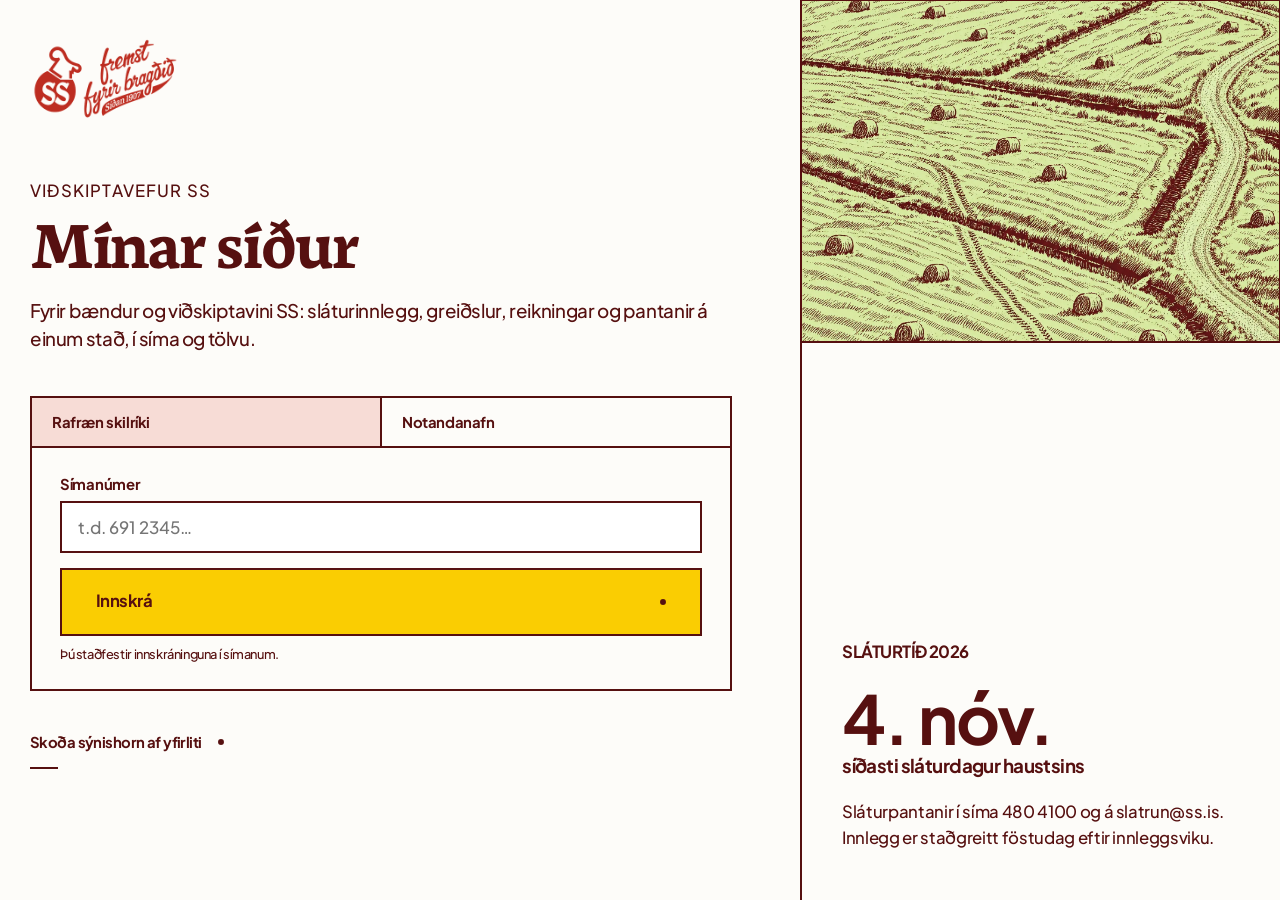
<file: minar-sidur/index.html>
<!doctype html>
<html lang="is">
<head>
<meta charset="utf-8">
<meta name="viewport" content="width=device-width, initial-scale=1">
<title>Mínar síður | Sláturfélag Suðurlands</title>
<meta name="description" content="Mínar síður SS: innlegg, greiðslur, reikningar og sláturpantanir á einum stað.">
<link rel="icon" type="image/png" href="../assets/img/ss/favicon.png">
<meta name="robots" content="noindex, nofollow">
<meta name="theme-color" content="#fdfcf9">
<link rel="preload" href="../assets/fonts/Rowan-Bold.woff2" as="font" type="font/woff2" crossorigin>
<link rel="preload" href="../assets/fonts/PlusJakartaSans-Medium.woff2" as="font" type="font/woff2" crossorigin>
<link rel="stylesheet" href="../assets/lib/swiper-bundle.min.css?v=20261003181248">
<link rel="stylesheet" href="../assets/css/tokens.css?v=20261003181248">
<link rel="stylesheet" href="../assets/css/base.css?v=20261003181248">
<link rel="stylesheet" href="../assets/css/layout.css?v=20261003181248">
<link rel="stylesheet" href="../assets/css/blocks/A.css?v=20261003181248">
<link rel="stylesheet" href="../assets/css/blocks/D.css?v=20261003181248">
<link rel="stylesheet" href="../assets/css/ss.css?v=20261003181248">
<script type="application/ld+json">{"@context":"https://schema.org","@type":"Organization","name":"Sláturfélag Suðurlands svf.","alternateName":"SS","url":"https://www.ss.is/","foundingDate":"1907-01-28","telephone":"+354 575 6000","address":{"@type":"PostalAddress","streetAddress":"Fosshálsi 1","postalCode":"110","addressLocality":"Reykjavík","addressCountry":"IS"},"sameAs":["https://www.facebook.com/ss.slaturfelag.sudurlands"]}</script>
</head>
<body class="page-minar-sidur">
<a class="skip" href="#main">Fara beint í efni</a>
<header class="site-head" id="top">
  <div class="site-head__bar">
    <div class="logo"><a href="../" aria-label="Sláturfélag Suðurlands, forsíða"><img src="../assets/img/ss/logo-lockup.png" alt="SS, fremst fyrir bragðið, síðan 1907" width="150" height="88"></a></div>
    <a class="mega-back" href="#"><img src="../assets/img/chevron.svg" alt="">Aðalvalmynd</a>
    <div class="head-right">
      <div class="head-row">
        <nav class="head-nav" id="site-nav" aria-label="Aðalvalmynd">
          <div class="head-nav__inner">
            <ul class="head-menu" data-dim>
              <li class="has-mega">
                <a class="head-nav__link" href="../haust/" aria-haspopup="true" aria-expanded="false">Neytendur</a>
<span class="expand" role="button" aria-label="Opna Neytendur"></span><div class="mega"><div class="mega__card">
  <div class="mega__left">
<div class="mega__btns"><a class="btn btn--lime" href="../haust/">Haust með SS</a></div><div class="mega__group"><div class="s36"></div><div class="t-24">Árstíðir</div><div class="s20"></div>
      <ul class="dots"><li class=""><a href="../haust/">Haustvefur</a></li><li class=""><a href="#ekki-i-frumgerd">Grillvefur</a></li><li class=""><a href="#ekki-i-frumgerd">Þorravefur</a></li><li class=""><a href="#ekki-i-frumgerd">Jólavefur</a></li></ul><div class="s36"></div></div>  </div>
  <div class="mega__right"><div class="mega__row">
<div class="mega__col"><div class="t-24">Vörur</div><div class="s20"></div>
<ul class="dots"><li class=""><a href="#ekki-i-frumgerd">SS pylsur og meðlæti</a></li><li class=""><a href="#ekki-i-frumgerd">SS kjötvörur</a></li><li class=""><a href="#ekki-i-frumgerd">Búrfells kjötvörur</a></li><li class=""><a href="#ekki-i-frumgerd">1944 réttir</a></li><li class=""><a href="#ekki-i-frumgerd">Innfluttar vörur</a></li><li class=""><a href="#ekki-i-frumgerd">Vörulistar</a></li></ul>    </div><div class="mega__col"><div class="t-24">Uppskriftir haustsins</div><div class="s20"></div>
<ul class="dots"><li class=""><a href="../haust/#slaturgerd">Lifrarpylsa og blóðmör</a></li><li class=""><a href="../haust/#uppskriftir">Íslensk sveita-kjötsúpa</a></li><li class=""><a href="../haust/#uppskriftir">Sunnudagssteik úr íslenskri sveit</a></li><li class=""><a href="../haust/#uppskriftir">Lambalifur með eplum</a></li></ul>    </div>  </div></div>
<div class="mega__bottom"><span class="t-18 reg">Merki</span><ul class="dots" data-dim><li><a href="#ekki-i-frumgerd">SS</a></li><li><a href="#ekki-i-frumgerd">Búrfell</a></li><li><a href="#ekki-i-frumgerd">1944</a></li><li><a href="#ekki-i-frumgerd">SS pylsan, saga</a></li></ul></div></div></div>              </li>
              <li class="has-mega">
                <a class="head-nav__link" href="../baendur/afurdaverd/saudfe/" aria-haspopup="true" aria-expanded="false">Bændur</a>
<span class="expand" role="button" aria-label="Opna Bændur"></span><div class="mega"><div class="mega__card">
  <div class="mega__left">
<div class="mega__btns"><a class="btn btn--lime" href="../baendur/afurdaverd/saudfe/">Afurðaverð sauðfjár</a></div><div class="mega__group"><div class="s36"></div><div class="t-24">Afurðaverð</div><div class="s20"></div>
      <ul class="dots"><li class=""><a href="../baendur/afurdaverd/saudfe/">Sauðfé</a></li><li class=""><a href="#ekki-i-frumgerd">Nautgripir</a></li><li class=""><a href="#ekki-i-frumgerd">Svín</a></li><li class=""><a href="#ekki-i-frumgerd">Folöld og hross</a></li></ul><div class="s36"></div></div>  </div>
  <div class="mega__right"><div class="mega__row">
<div class="mega__col"><div class="t-24">Félagið</div><div class="s20"></div>
<ul class="dots"><li class=""><a href="#ekki-i-frumgerd">Bændafréttir</a></li><li class=""><a href="#ekki-i-frumgerd">Fréttabréf</a></li><li class=""><a href="#ekki-i-frumgerd">Félagsfundir</a></li><li class=""><a href="#ekki-i-frumgerd">Félagatal</a></li><li class=""><a href="#ekki-i-frumgerd">Félagsdeildir</a></li></ul>    </div><div class="mega__col"><div class="t-24">Aðföng</div><div class="s20"></div>
<ul class="dots"><li class=""><a href="#ekki-i-frumgerd">Yara áburður</a></li><li class=""><a href="#ekki-i-frumgerd">Lausafóður</a></li><li class=""><a href="#ekki-i-frumgerd">Tenglar</a></li></ul>    </div>  </div></div>
<div class="mega__bottom"><span class="t-18 reg">Slátrun</span><ul class="dots" data-dim><li><a href="tel:+3544804100">Sláturpantanir 480 4100</a></li><li><a href="mailto:slatrun@ss.is">slatrun@ss.is</a></li></ul></div></div></div>              </li>
              <li class="">
                <a class="head-nav__link" href="#ekki-i-frumgerd">Um SS</a>
              </li>
              <li class="">
                <a class="head-nav__link" href="#ekki-i-frumgerd">Fjárfestar</a>
              </li>
              <li class="">
                <a class="head-nav__link" href="#ekki-i-frumgerd">Fréttir</a>
              </li>
              <li class="">
                <a class="head-nav__link" href="#ekki-i-frumgerd">Hafa samband</a>
              </li>
            </ul>
            <form class="nav-search" action="#" role="search"><img src="../assets/img/search.svg" alt=""><input type="text" placeholder="Leita…" aria-label="Leita"></form>
<div class="head-cta"><a class="btn btn--sun btn--sm" href="../minar-sidur/">Mínar síður</a></div>          </div>
        </nav>
        <div class="head-search"><button type="button" aria-label="Leit" aria-expanded="false" aria-controls="search-panel"><img src="../assets/img/search.svg" alt=""></button>
          <div class="mega search-panel" id="search-panel"><div class="mega__card">
            <div class="mega__left">
              <div class="dd dd--search">
                <button class="dd__toggle" type="button" aria-expanded="false" aria-haspopup="true">Leita í öllu</button>
                <ul class="dd__menu" role="menu"><li class="is-active"><a href="#" data-post="all" data-taxonomy="">Öllu</a></li><li class=""><a href="#" data-post="vorur" data-taxonomy="">Vörum</a></li><li class=""><a href="#" data-post="uppskriftir" data-taxonomy="">Uppskriftum</a></li><li class=""><a href="#" data-post="baendur" data-taxonomy="">Bændasíðum</a></li><li class=""><a href="#" data-post="frettir" data-taxonomy="">Fréttum</a></li></ul>
              </div>
<a class="cat-card" href="../haust/#slaturgerd">
                <span class="cat-card__img"><img src="../assets/img/ss/food-slaturgerd.webp" alt="Hendur sauma fyrir sláturkeppi" width="400" height="211" loading="lazy"><span class="cat-card__tag"><span class="tags">Sláturtíð</span></span></span>
                <span class="cat-card__body"><span class="s30 d-block"></span><span class="eb-16 d-block">Uppskrift</span><span class="s6 d-block"></span><span class="h7 mb0 d-block">Lifrarpylsa og blóðmör, skref fyrir skref</span><span class="s30 d-block"></span></span>
              </a>            </div>
            <div class="mega__right">
              <form class="search-form" action="#" method="get" role="search">
                <input type="text" name="s" placeholder="Að hverju ertu að leita?" aria-label="Leit">
                <input type="hidden" name="search-type" value="all"><input type="hidden" name="learn-type" value="all">
                <button class="btn btn--lemon btn--sm" type="submit">Leita</button>
              </form>
              <div class="search-content">
                <div class="t-24">Algengar leitir</div><div class="s16"></div>
                <ul class="dots search-common"><li><a href="../baendur/afurdaverd/saudfe/">Afurðaverð sauðfjár</a></li><li><a href="../baendur/afurdaverd/saudfe/#heimtaka">Heimtökugjald</a></li><li><a href="../haust/#slaturgerd">Slátur</a></li><li><a href="../haust/#uppskriftir">Kjötsúpa</a></li><li><a href="#ekki-i-frumgerd">SS pylsur</a></li><li><a href="#ekki-i-frumgerd">Vörulistar</a></li></ul>
                <div class="s30"></div>
                <div class="t-24">Vinsælt</div><div class="s20"></div>
                <ul class="tags-list"><li><a class="tags" href="../haust/">Haustvefur</a></li><li><a class="tags" href="#ekki-i-frumgerd">Grillvefur</a></li><li><a class="tags" href="#ekki-i-frumgerd">Þorravefur</a></li><li><a class="tags" href="#ekki-i-frumgerd">Jólavefur</a></li><li><a class="tags" href="../baendur/afurdaverd/saudfe/">Bændur</a></li><li><a class="tags" href="#ekki-i-frumgerd">Störf í boði</a></li></ul>
              </div>
            </div>
          </div></div>
</div>
        <button class="menu-btn" type="button" aria-label="Valmynd" aria-controls="site-nav" aria-expanded="false"><span></span><span></span><span></span></button>
<div class="head-cta"><a class="btn btn--sun btn--sm" href="../minar-sidur/">Mínar síður</a></div>      </div>
    </div>
  </div>
</header><main class="page" id="main">
<section class="sec bg-cream">
  <div class="wrap"><div class="don portal" data-portal>
  <div class="don__left">
    <div class="s36"></div>
    <div class="don__logo"><a href="../" aria-label="Sláturfélag Suðurlands, forsíða"><img src="../assets/img/ss/logo-lockup.png" alt="SS, fremst fyrir bragðið, síðan 1907" width="150" height="88" class="portal__logo"></a></div>
    <div class="s64"></div>
    <div class="don__content">
      <div class="eb-18">Viðskiptavefur SS</div><div class="s16"></div>
      <h1 class="h2 mb0">Mínar síður</h1>
      <div class="s20"></div>
      <div class="b-20 rich portal__intro"><p>Fyrir bændur og viðskiptavini SS: sláturinnlegg, greiðslur, reikningar og pantanir á einum stað, í síma og tölvu.</p></div>
      <div class="s44"></div>

      <section class="portal__login" aria-label="Innskráning">
        <div class="portal__tabs" role="tablist">
<button class="portal__tab" type="button" role="tab" aria-selected="true" aria-controls="pt-1" id="ptab-1">Rafræn skilríki</button><button class="portal__tab" type="button" role="tab" aria-selected="false" aria-controls="pt-2" id="ptab-2">Notandanafn</button>        </div>
        <form class="portal__form" id="pt-1" role="tabpanel" aria-labelledby="ptab-1" action="#" novalidate>
<div class="portal__f"><label for="pf-1-phone">Símanúmer</label><input id="pf-1-phone" type="tel" inputmode="tel" name="simi" autocomplete="tel" spellcheck="false" placeholder="t.d. 691 2345…"></div>          <div class="s16"></div>
          <button class="btn btn--sun portal__go" type="submit">Innskrá</button>
          <div class="s12"></div><div class="t-14 reg">Þú staðfestir innskráninguna í símanum.</div>
        </form>
        <form class="portal__form" id="pt-2" role="tabpanel" aria-labelledby="ptab-2" hidden action="#" novalidate>
<div class="portal__f"><label for="pf-1-user">Notandanafn eða kennitala</label><input id="pf-1-user" type="text" inputmode="text" name="notandi" autocomplete="username" spellcheck="false" placeholder=""></div><div class="portal__f"><label for="pf-2-pw">Lykilorð</label><input id="pf-2-pw" type="password" inputmode="text" name="lykilord" autocomplete="current-password" spellcheck="false" placeholder=""></div>          <div class="s16"></div>
          <button class="btn btn--sun portal__go" type="submit">Innskrá</button>
          <div class="s12"></div><div class="t-14 reg">Gleymt lykilorð? Hafðu samband við skiptiborð SS í síma 575 6000.</div>
        </form>
        <div class="s24"></div>
        <button class="tlink portal__demo" type="button">Skoða sýnishorn af yfirliti</button>
      </section>

      <section class="portal__dash" hidden aria-label="Yfirlit">
        <div class="portal__sample t-14">Sýnishorn: tilbúinn innleggjandi. Upphæðir eru reiknaðar með verðskrá SS fyrir kindakjöt haustið 2026.</div>
        <div class="s24"></div>
        <div class="portal__hello"><div class="h4 mb0">Innleggjandi 10482</div><button class="tlink portal__out" type="button">Útskrá</button></div>
        <div class="s30"></div>
        <div class="portal__kpis">
<div class="portal__kpi c-butter"><div class="t-16 reg">Innlegg haustið 2026</div><div class="s8"></div><div class="h5 mb0 portal__kv">2.050.640 kr</div><div class="s4"></div><div class="t-14 reg">112 dilkar, 1.916 kg</div></div><div class="portal__kpi c-sky"><div class="t-16 reg">8% viðbót ofan á verðskrá</div><div class="s8"></div><div class="h5 mb0 portal__kv">164.051 kr</div><div class="s4"></div><div class="t-14 reg">Eins og fyrra ár</div></div><div class="portal__kpi c-lilac"><div class="t-16 reg">Næsta greiðsla</div><div class="s8"></div><div class="h5 mb0 portal__kv">9. okt.</div><div class="s4"></div><div class="t-14 reg">870.464 kr fyrir viku 40</div></div>        </div>
        <div class="s52"></div>
        <div class="t-24">Sláturinnlegg haustið 2026</div>
        <div class="s16"></div>
        <div class="sstab__scroll"><table class="sstab__table portal__table">
          <thead><tr><th scope="col" class="t-16">Vika</th><th scope="col" class="t-16">Dagsetning</th><th scope="col" class="t-16 num">Dilkar</th><th scope="col" class="t-16 num">Kg</th><th scope="col" class="t-16 num">Flokkur</th><th scope="col" class="t-16 num">kr/kg</th><th scope="col" class="t-16 num">Upphæð</th><th scope="col" class="t-16 num">Staða</th></tr></thead>
          <tbody><tr><th scope="row" class="t-18">v 38</th><td class="b-18">14.-18. sept.</td><td class="b-18 num">64</td><td class="b-18 num">1.104</td><td class="b-18 num">R2</td><td class="b-18 num">1.069</td><td class="b-18 num">1.180.176 kr</td><td class="num"><span class="portal__st portal__st--paid">Greitt 25. sept.</span></td></tr><tr><th scope="row" class="t-18">v 40</th><td class="b-18">28. sept.-2. okt.</td><td class="b-18 num">48</td><td class="b-18 num">812</td><td class="b-18 num">U3</td><td class="b-18 num">1.072</td><td class="b-18 num">870.464 kr</td><td class="num"><span class="portal__st portal__st--due">Greiðist 9. okt.</span></td></tr><tr><th scope="row" class="t-18">v 41</th><td class="b-18">5.-9. okt.</td><td class="b-18 num">22</td><td class="b-18 num">-</td><td class="b-18 num">-</td><td class="b-18 num">-</td><td class="b-18 num">-</td><td class="num"><span class="portal__st portal__st--booked">Bókað</span></td></tr></tbody>
        </table></div>
        <div class="s12"></div><div class="t-14 reg">Einfaldað sýnishorn: hver sending er reiknuð á einum flokki. Innlegg er staðgreitt föstudag eftir innleggsviku.</div>
        <div class="s52"></div>
        <div class="t-24">Reikningar og yfirlit</div>
        <div class="s16"></div>
        <div class="prows">
<a class="prow" href="#" aria-label="Heimtaka, 6 dilkar með 7 parta sögun (sýnishorn)"><span class="prow__main"><span class="t-20 prow__title">Heimtaka, 6 dilkar með 7 parta sögun</span><span class="prow__tag t-14">Reikningur</span></span><span class="t-18 portal__amt">29.700 kr + vsk</span></a><a class="prow" href="#" aria-label="Innleggsyfirlit vika 38 (sýnishorn)"><span class="prow__main"><span class="t-20 prow__title">Innleggsyfirlit vika 38</span><span class="prow__tag t-14">PDF</span></span><span class="t-18 portal__amt">1.180.176 kr</span></a><a class="prow" href="#" aria-label="Yara áburður, vor 2026 (sýnishorn)"><span class="prow__main"><span class="t-20 prow__title">Yara áburður, vor 2026</span><span class="prow__tag t-14">Reikningur</span></span><span class="t-18 portal__amt">412.880 kr</span></a>        </div>
        <div class="s52"></div>
        <div class="portal__actions"><a class="btn btn--sun btn--sm" href="mailto:slatrun@ss.is">Panta sláturtíma</a><a class="btn btn--sm" href="https://www.ss.is/wp-content/uploads/2026/09/Heimtokublad-saudfe-2026.docx">Sækja heimtökublað</a></div>
      </section>
      <div class="s80"></div>
    </div>
  </div>
  <div class="don__right"><div class="don__sticky"><div class="don__group">
    <div class="don__image"><img src="../assets/img/ss/pattern-tun.webp" alt=""></div>
    <div class="don__impact">
      <div class="s52"></div><div class="t-18 uc">Sláturtíð 2026</div><div class="s20"></div>
      <div class="t-72 mb0 portal__big">4. nóv.</div><div class="t-20">síðasti sláturdagur haustsins</div><div class="s24"></div>
      <div class="b-18 rich"><p>Sláturpantanir í síma 480 4100 og á slatrun@ss.is. Innlegg er staðgreitt föstudag eftir innleggsviku.</p></div><div class="s52"></div>
    </div>
  </div></div></div>
</div></div>
</section></main>
<footer class="site-foot">
  <div class="foot-cta">
    <div class="wrap">
      <div class="foot-cta__grid">
        <div class="foot-cta__left"><div class="s156"></div><h2 class="h2 mb0">Íslenska sveitin og SS - fyrir þig</h2><div class="s156"></div></div>
        <div class="foot-cta__right">
          <div class="foot-cta__pattern"><img src="../assets/img/ss/pattern-bru-red.webp" alt="" loading="lazy"></div>
          <div class="s156"></div>
          <div class="foot-cta__btns"><a class="btn btn--sun btn--sm btn--sm" href="../minar-sidur/">Mínar síður</a><div class="s12"></div><a class="btn btn--sm btn--sm" href="#ekki-i-frumgerd">Hafa samband</a></div>
          <div class="s156"></div>
        </div>
      </div>
    </div>
  </div>
  <div class="foot-main">
    <div class="s96"></div>
    <div class="wrap">
      <div class="foot-row">
        <div class="foot-left">
          <div class="foot-logo"><a href="../"><img src="../assets/img/ss/logo-lockup.png" alt="SS, fremst fyrir bragðið, síðan 1907" width="164" height="96"></a></div>
          <div class="s36"></div>
          <div class="h5 mb0">Í eigu bænda<br>síðan 1907</div>
          <div class="s12"></div>
          <div class="b-20"><p>Sláturfélag Suðurlands svf. er samvinnufélag í eigu búvöruframleiðenda á félagssvæði sínu og almennra hluthafa. Félagið starfar á þremur sviðum: slátrun, kjötiðnaði og innflutningi.</p></div>
          <div class="s64"></div>
          <div class="t-24">Skráning á póstlista</div>
          <div class="s30"></div>
          <form class="news-form" action="#" onsubmit="return false">
            <div><label for="nf-first">Fornafn*</label><input id="nf-first" type="text" autocomplete="given-name"></div>
            <div><label for="nf-last">Eftirnafn*</label><input id="nf-last" type="text" autocomplete="family-name"></div>
            <div><label for="nf-email">Netfang*</label><input id="nf-email" type="email" autocomplete="email"></div>
            <div><label for="nf-list">Póstlisti</label><input id="nf-list" type="text" value="Tilboð og uppskriftir"></div>
            <div class="full"><button class="btn btn--brown" type="submit">Skrá mig</button></div>
          </form>
          <div class="s64"></div>
          <div class="social" data-dim><a href="https://www.facebook.com/ss.slaturfelag.sudurlands" target="_blank" rel="noopener" aria-label="facebook"><img src="../assets/img/social-facebook.svg" alt="" width="24" height="24"></a></div>
          <div class="s64"></div>
          <ul class="legal dots" data-dim><li><a href="#ekki-i-frumgerd">Persónuvernd</a></li><li><a href="#ekki-i-frumgerd">Notendaskilmálar</a></li></ul>
          <div class="s8"></div>
          <div class="t-18 reg">© 2026 Sláturfélag Suðurlands svf. Fosshálsi 1, Reykjavík. Skiptiborð 575 6000</div>
          <div class="s8"></div>
          <div class="t-16 reg credit">Hönnun og vefur: <a href="https://sndrstudio.is" target="_blank" rel="noopener">Designed by SNDR Studio</a></div>
        </div>
        <div class="foot-right">
          <div class="foot-group">
            <button class="foot-group__title t-24" type="button" aria-expanded="false">Neytendur</button>
            <div class="s16"></div>
            <ul class="foot-group__items dots"><li><a href="../haust/">Haustvefur</a></li><li><a href="#ekki-i-frumgerd">Grillvefur</a></li><li><a href="#ekki-i-frumgerd">Þorravefur</a></li><li><a href="#ekki-i-frumgerd">Jólavefur</a></li><li><a href="#ekki-i-frumgerd">Vörulistar</a></li></ul>
          </div>
          <div class="foot-group">
            <button class="foot-group__title t-24" type="button" aria-expanded="false">Bændur</button>
            <div class="s16"></div>
            <ul class="foot-group__items dots"><li><a href="../baendur/afurdaverd/saudfe/">Afurðaverð</a></li><li><a href="#ekki-i-frumgerd">Bændafréttir</a></li><li><a href="#ekki-i-frumgerd">Félagsfundir</a></li><li><a href="#ekki-i-frumgerd">Fréttabréf</a></li></ul>
          </div>
          <div class="foot-group">
            <button class="foot-group__title t-24" type="button" aria-expanded="false">Um SS</button>
            <div class="s16"></div>
            <ul class="foot-group__items dots"><li><a href="#ekki-i-frumgerd">Starfsemi</a></li><li><a href="#ekki-i-frumgerd">Söguágrip</a></li><li><a href="#ekki-i-frumgerd">Stjórn og skipulag</a></li><li><a href="#ekki-i-frumgerd">Starfsstöðvar</a></li><li><a href="#ekki-i-frumgerd">Störf í boði</a></li></ul>
          </div>
          <div class="foot-group">
            <button class="foot-group__title t-24" type="button" aria-expanded="false">Fjárfestar</button>
            <div class="s16"></div>
            <ul class="foot-group__items dots"><li><a href="#ekki-i-frumgerd">Ársskýrslur og uppgjör</a></li><li><a href="#ekki-i-frumgerd">Fréttatilkynningar</a></li><li><a href="#ekki-i-frumgerd">Fjárhagsdagatal</a></li><li><a href="#ekki-i-frumgerd">Stjórnarhættir</a></li></ul>
          </div>
        </div>
      </div>
    </div>
    <div class="s96"></div>
  </div>
</footer><script src="../assets/lib/swiper-bundle.min.js?v=20261003181248" defer></script>
<script src="../assets/js/site.js?v=20261003181248" defer></script>
<script src="../assets/js/ss.js?v=20261003181248" defer></script>
</body>
</html>
</file>
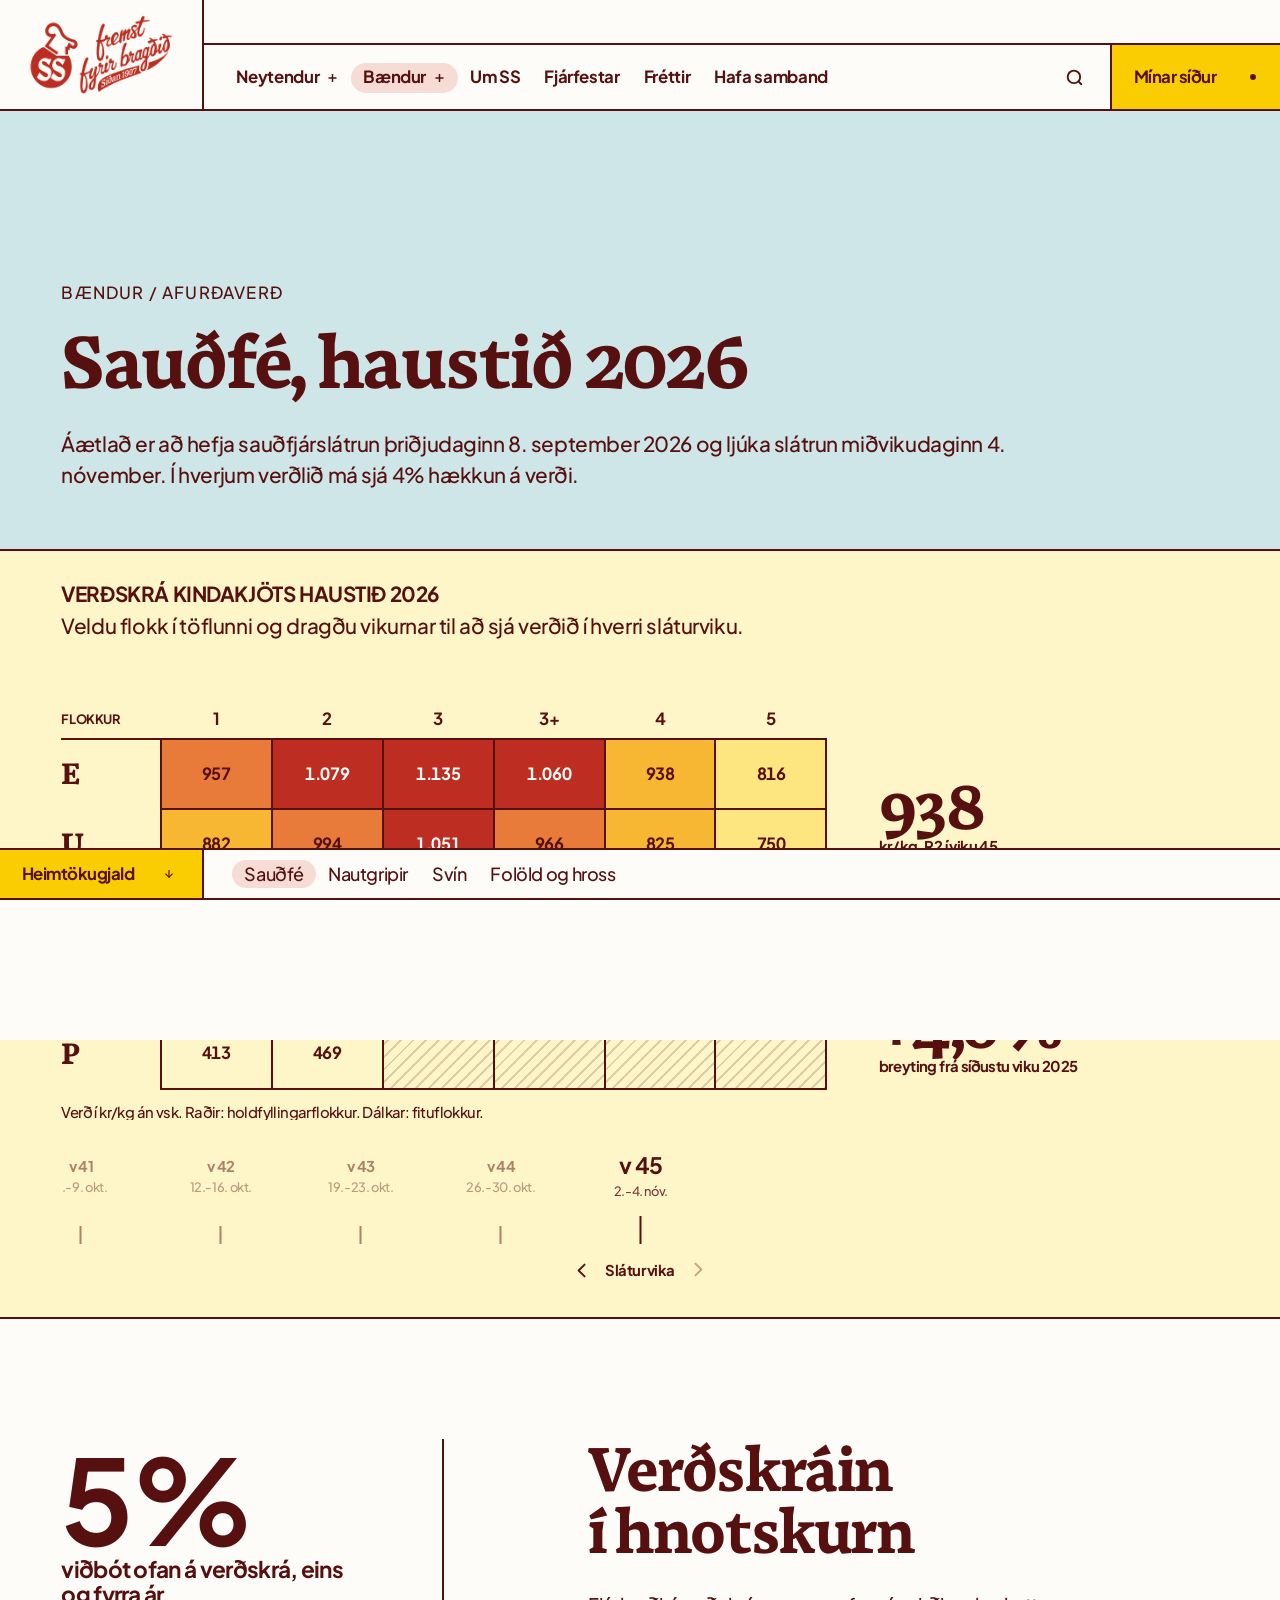
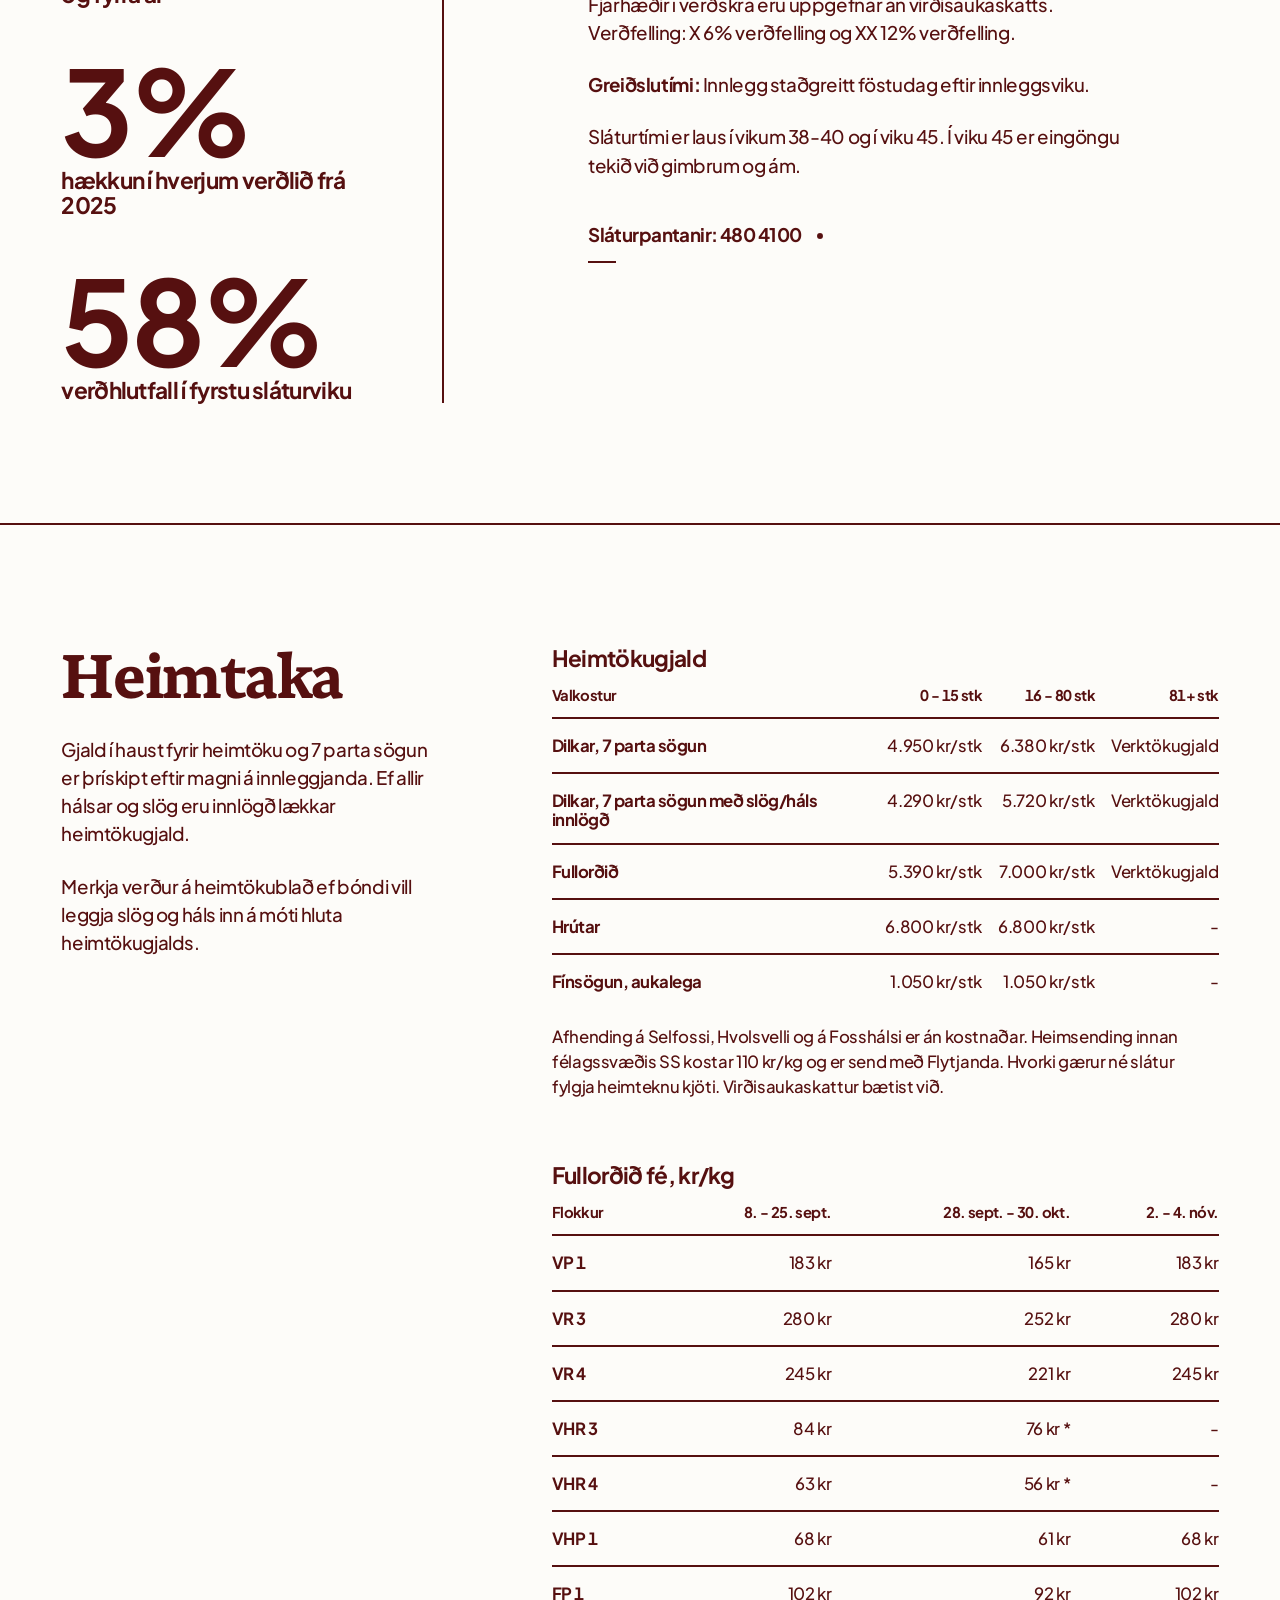
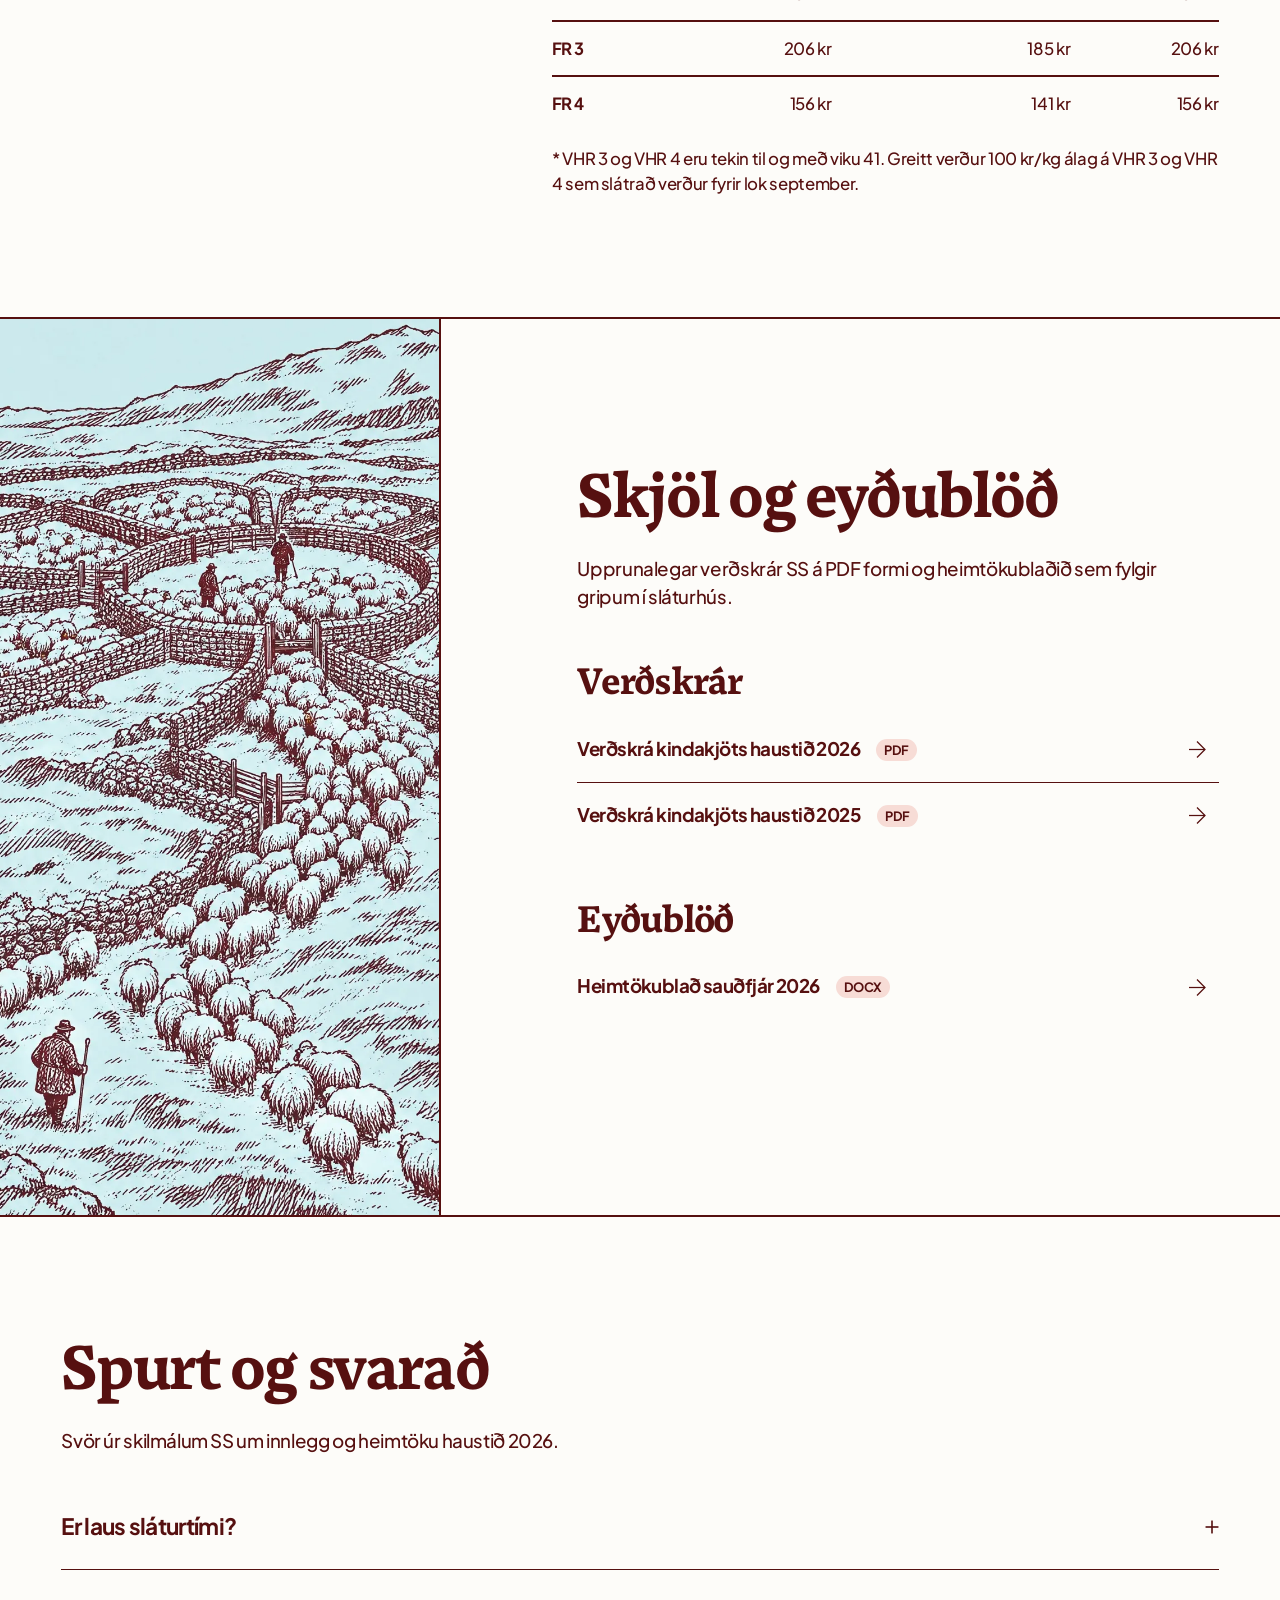
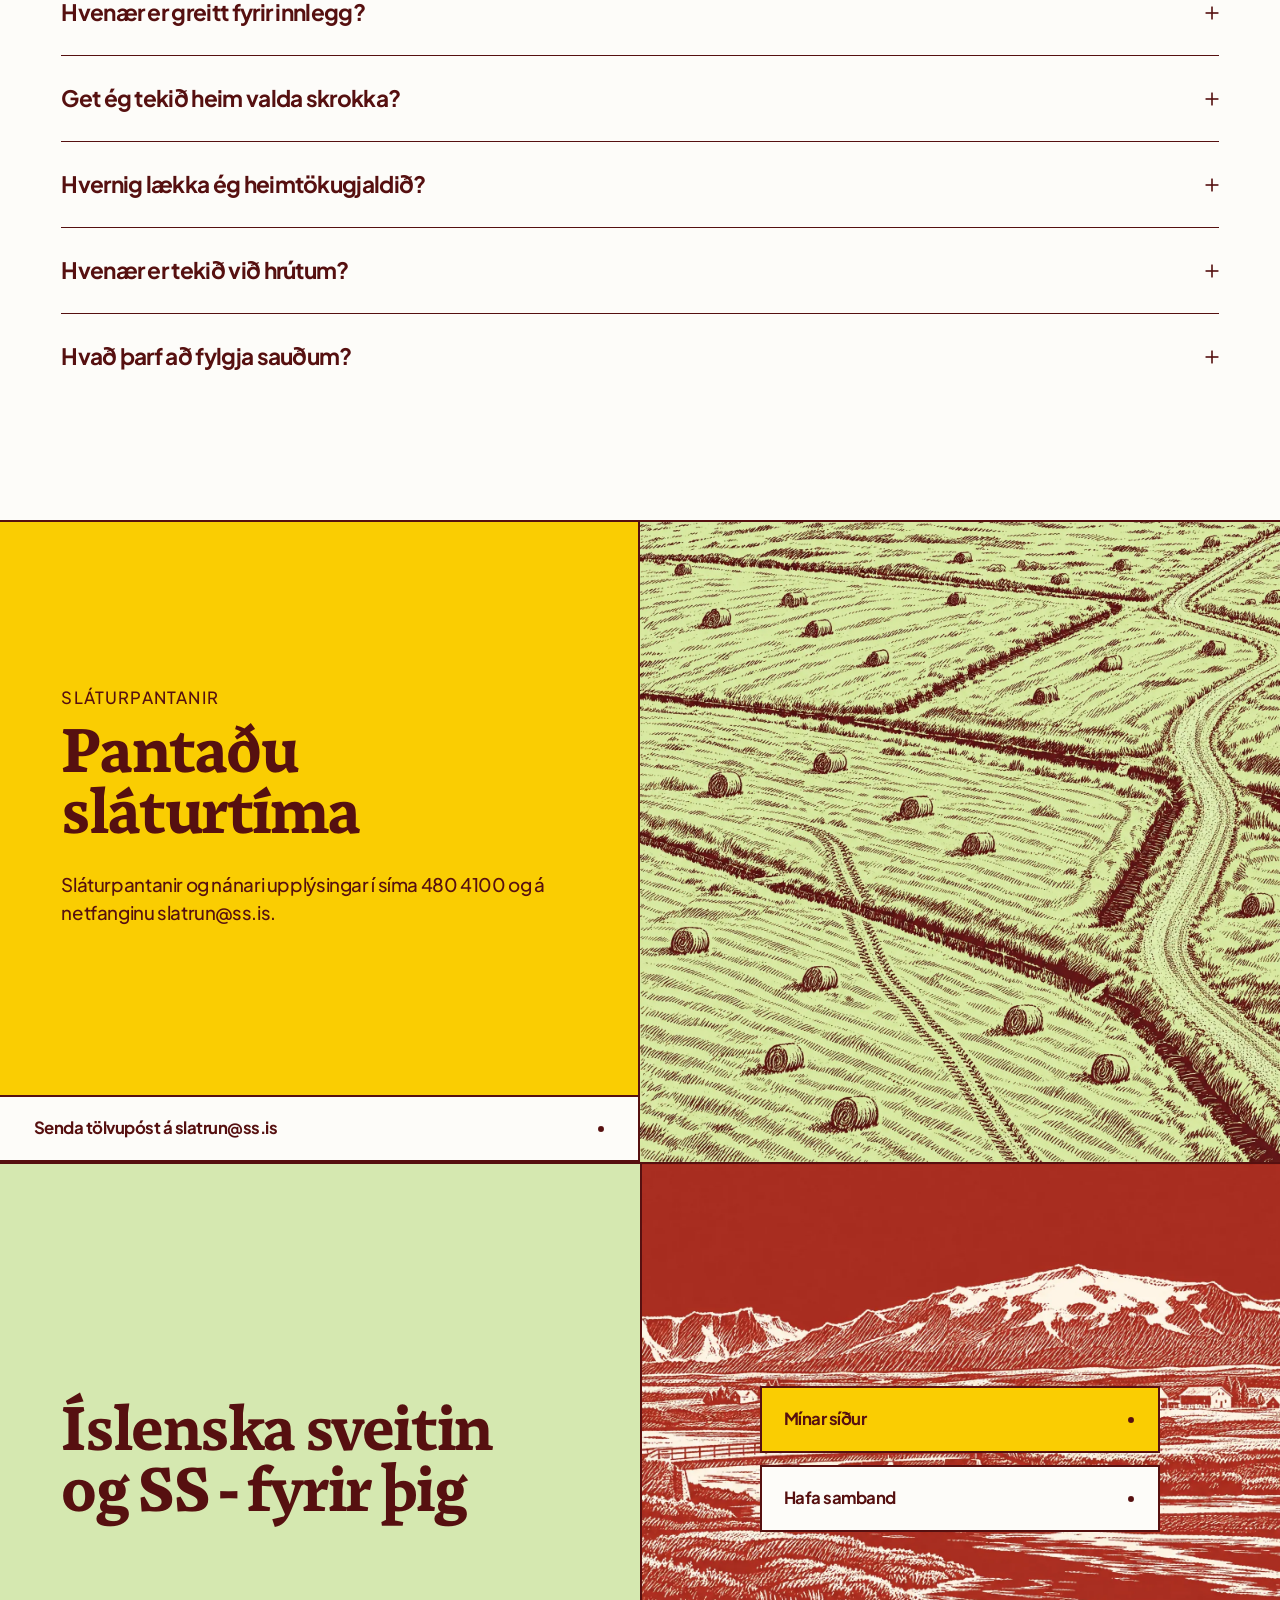
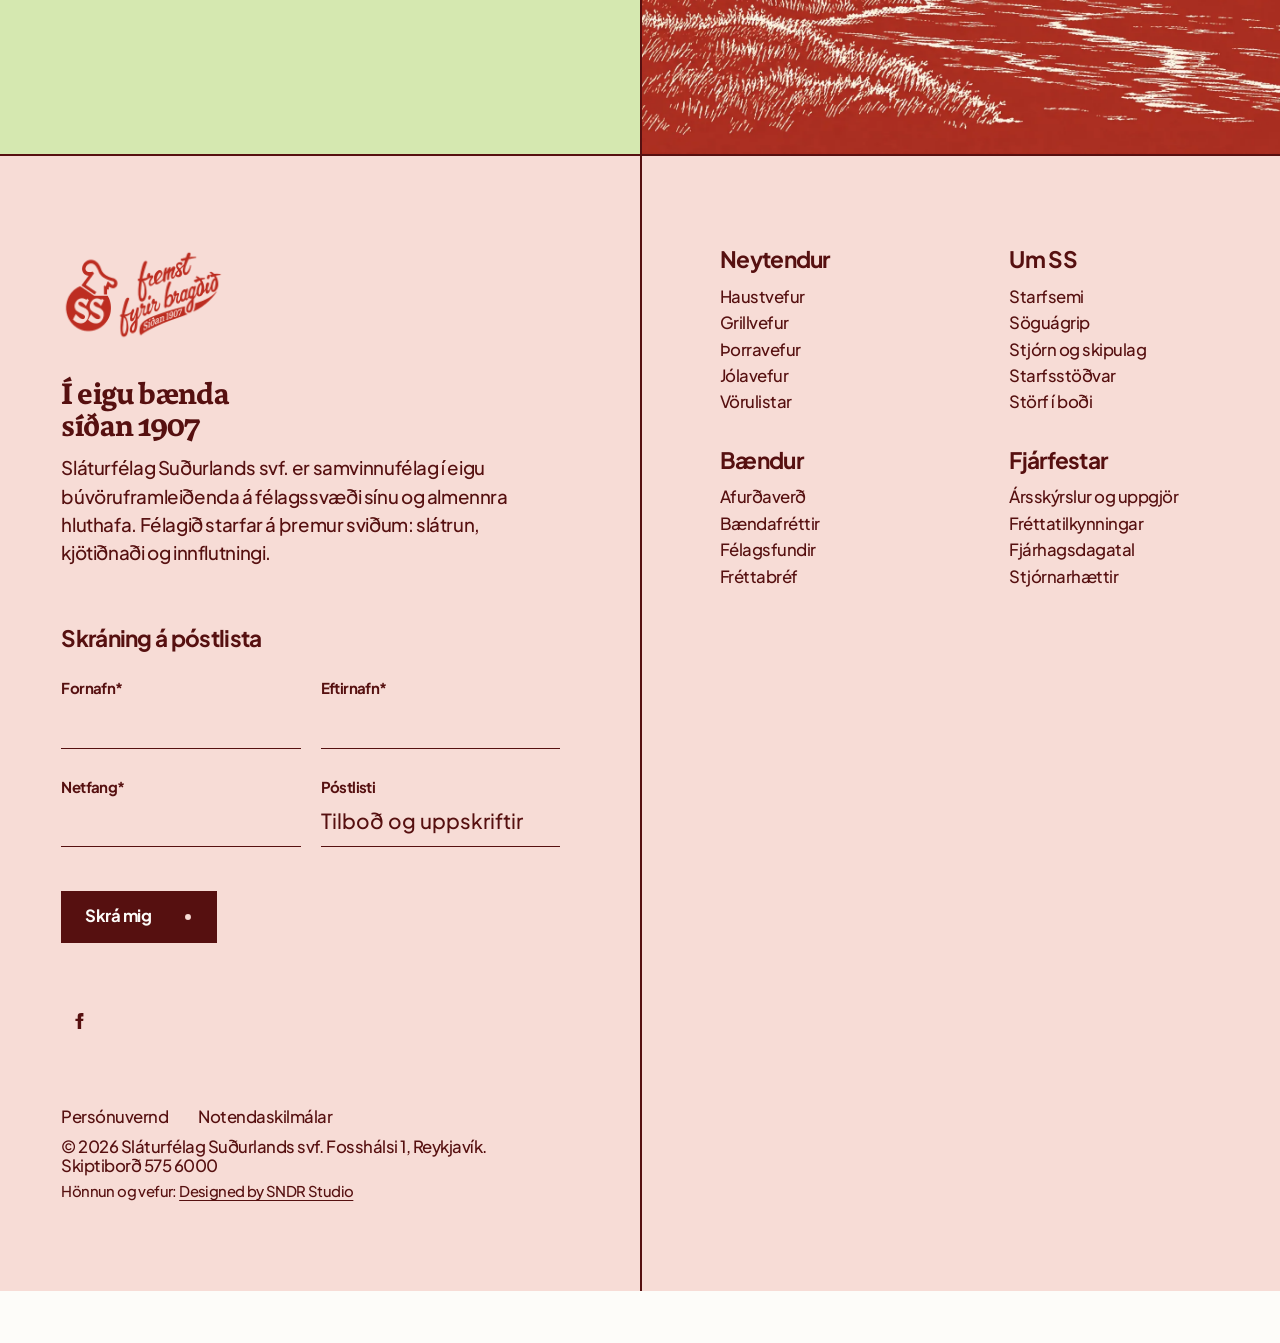
<file: baendur/afurdaverd/saudfe/index.html>
<!doctype html>
<html lang="is">
<head>
<meta charset="utf-8">
<meta name="viewport" content="width=device-width, initial-scale=1">
<title>Afurðaverð sauðfjár haustið 2026 | Sláturfélag Suðurlands</title>
<meta name="description" content="Verðskrá SS fyrir innlagt kindakjöt haustið 2026, vika fyrir viku, með 8% viðbót, heimtökugjaldi og sláturpöntunum.">
<link rel="icon" type="image/png" href="../../../assets/img/ss/favicon.png">
<meta name="robots" content="noindex, nofollow">
<meta name="theme-color" content="#fdfcf9">
<link rel="preload" href="../../../assets/fonts/Rowan-Bold.woff2" as="font" type="font/woff2" crossorigin>
<link rel="preload" href="../../../assets/fonts/PlusJakartaSans-Medium.woff2" as="font" type="font/woff2" crossorigin>
<link rel="stylesheet" href="../../../assets/lib/swiper-bundle.min.css?v=20261003181248">
<link rel="stylesheet" href="../../../assets/css/tokens.css?v=20261003181248">
<link rel="stylesheet" href="../../../assets/css/base.css?v=20261003181248">
<link rel="stylesheet" href="../../../assets/css/layout.css?v=20261003181248">
<link rel="stylesheet" href="../../../assets/css/blocks/A.css?v=20261003181248">
<link rel="stylesheet" href="../../../assets/css/blocks/B.css?v=20261003181248">
<link rel="stylesheet" href="../../../assets/css/blocks/D.css?v=20261003181248">
<link rel="stylesheet" href="../../../assets/css/blocks/home.css?v=20261003181248">
<link rel="stylesheet" href="../../../assets/css/ss.css?v=20261003181248">
<script type="application/ld+json">{"@context":"https://schema.org","@type":"Organization","name":"Sláturfélag Suðurlands svf.","alternateName":"SS","url":"https://www.ss.is/","foundingDate":"1907-01-28","telephone":"+354 575 6000","address":{"@type":"PostalAddress","streetAddress":"Fosshálsi 1","postalCode":"110","addressLocality":"Reykjavík","addressCountry":"IS"},"sameAs":["https://www.facebook.com/ss.slaturfelag.sudurlands"]}</script>
</head>
<body class="page-afurdaverd-saudfe">
<a class="skip" href="#main">Fara beint í efni</a>
<header class="site-head" id="top">
  <div class="site-head__bar">
    <div class="logo"><a href="../../../" aria-label="Sláturfélag Suðurlands, forsíða"><img src="../../../assets/img/ss/logo-lockup.png" alt="SS, fremst fyrir bragðið, síðan 1907" width="150" height="88"></a></div>
    <a class="mega-back" href="#"><img src="../../../assets/img/chevron.svg" alt="">Aðalvalmynd</a>
    <div class="head-right">
      <div class="head-row">
        <nav class="head-nav" id="site-nav" aria-label="Aðalvalmynd">
          <div class="head-nav__inner">
            <ul class="head-menu" data-dim>
              <li class="has-mega">
                <a class="head-nav__link" href="../../../haust/" aria-haspopup="true" aria-expanded="false">Neytendur</a>
<span class="expand" role="button" aria-label="Opna Neytendur"></span><div class="mega"><div class="mega__card">
  <div class="mega__left">
<div class="mega__btns"><a class="btn btn--lime" href="../../../haust/">Haust með SS</a></div><div class="mega__group"><div class="s36"></div><div class="t-24">Árstíðir</div><div class="s20"></div>
      <ul class="dots"><li class=""><a href="../../../haust/">Haustvefur</a></li><li class=""><a href="#ekki-i-frumgerd">Grillvefur</a></li><li class=""><a href="#ekki-i-frumgerd">Þorravefur</a></li><li class=""><a href="#ekki-i-frumgerd">Jólavefur</a></li></ul><div class="s36"></div></div>  </div>
  <div class="mega__right"><div class="mega__row">
<div class="mega__col"><div class="t-24">Vörur</div><div class="s20"></div>
<ul class="dots"><li class=""><a href="#ekki-i-frumgerd">SS pylsur og meðlæti</a></li><li class=""><a href="#ekki-i-frumgerd">SS kjötvörur</a></li><li class=""><a href="#ekki-i-frumgerd">Búrfells kjötvörur</a></li><li class=""><a href="#ekki-i-frumgerd">1944 réttir</a></li><li class=""><a href="#ekki-i-frumgerd">Innfluttar vörur</a></li><li class=""><a href="#ekki-i-frumgerd">Vörulistar</a></li></ul>    </div><div class="mega__col"><div class="t-24">Uppskriftir haustsins</div><div class="s20"></div>
<ul class="dots"><li class=""><a href="../../../haust/#slaturgerd">Lifrarpylsa og blóðmör</a></li><li class=""><a href="../../../haust/#uppskriftir">Íslensk sveita-kjötsúpa</a></li><li class=""><a href="../../../haust/#uppskriftir">Sunnudagssteik úr íslenskri sveit</a></li><li class=""><a href="../../../haust/#uppskriftir">Lambalifur með eplum</a></li></ul>    </div>  </div></div>
<div class="mega__bottom"><span class="t-18 reg">Merki</span><ul class="dots" data-dim><li><a href="#ekki-i-frumgerd">SS</a></li><li><a href="#ekki-i-frumgerd">Búrfell</a></li><li><a href="#ekki-i-frumgerd">1944</a></li><li><a href="#ekki-i-frumgerd">SS pylsan, saga</a></li></ul></div></div></div>              </li>
              <li class="has-mega">
                <a class="head-nav__link is-current" href="../../../baendur/afurdaverd/saudfe/" aria-haspopup="true" aria-expanded="false">Bændur</a>
<span class="expand" role="button" aria-label="Opna Bændur"></span><div class="mega"><div class="mega__card">
  <div class="mega__left">
<div class="mega__btns"><a class="btn btn--lime" href="../../../baendur/afurdaverd/saudfe/">Afurðaverð sauðfjár</a></div><div class="mega__group"><div class="s36"></div><div class="t-24">Afurðaverð</div><div class="s20"></div>
      <ul class="dots"><li class="is-current"><a href="../../../baendur/afurdaverd/saudfe/">Sauðfé</a></li><li class=""><a href="#ekki-i-frumgerd">Nautgripir</a></li><li class=""><a href="#ekki-i-frumgerd">Svín</a></li><li class=""><a href="#ekki-i-frumgerd">Folöld og hross</a></li></ul><div class="s36"></div></div>  </div>
  <div class="mega__right"><div class="mega__row">
<div class="mega__col"><div class="t-24">Félagið</div><div class="s20"></div>
<ul class="dots"><li class=""><a href="#ekki-i-frumgerd">Bændafréttir</a></li><li class=""><a href="#ekki-i-frumgerd">Fréttabréf</a></li><li class=""><a href="#ekki-i-frumgerd">Félagsfundir</a></li><li class=""><a href="#ekki-i-frumgerd">Félagatal</a></li><li class=""><a href="#ekki-i-frumgerd">Félagsdeildir</a></li></ul>    </div><div class="mega__col"><div class="t-24">Aðföng</div><div class="s20"></div>
<ul class="dots"><li class=""><a href="#ekki-i-frumgerd">Yara áburður</a></li><li class=""><a href="#ekki-i-frumgerd">Lausafóður</a></li><li class=""><a href="#ekki-i-frumgerd">Tenglar</a></li></ul>    </div>  </div></div>
<div class="mega__bottom"><span class="t-18 reg">Slátrun</span><ul class="dots" data-dim><li><a href="tel:+3544804100">Sláturpantanir 480 4100</a></li><li><a href="mailto:slatrun@ss.is">slatrun@ss.is</a></li></ul></div></div></div>              </li>
              <li class="">
                <a class="head-nav__link" href="#ekki-i-frumgerd">Um SS</a>
              </li>
              <li class="">
                <a class="head-nav__link" href="#ekki-i-frumgerd">Fjárfestar</a>
              </li>
              <li class="">
                <a class="head-nav__link" href="#ekki-i-frumgerd">Fréttir</a>
              </li>
              <li class="">
                <a class="head-nav__link" href="#ekki-i-frumgerd">Hafa samband</a>
              </li>
            </ul>
            <form class="nav-search" action="#" role="search"><img src="../../../assets/img/search.svg" alt=""><input type="text" placeholder="Leita…" aria-label="Leita"></form>
<div class="head-cta"><a class="btn btn--sun btn--sm" href="../../../minar-sidur/">Mínar síður</a></div>          </div>
        </nav>
        <div class="head-search"><button type="button" aria-label="Leit" aria-expanded="false" aria-controls="search-panel"><img src="../../../assets/img/search.svg" alt=""></button>
          <div class="mega search-panel" id="search-panel"><div class="mega__card">
            <div class="mega__left">
              <div class="dd dd--search">
                <button class="dd__toggle" type="button" aria-expanded="false" aria-haspopup="true">Leita í öllu</button>
                <ul class="dd__menu" role="menu"><li class="is-active"><a href="#" data-post="all" data-taxonomy="">Öllu</a></li><li class=""><a href="#" data-post="vorur" data-taxonomy="">Vörum</a></li><li class=""><a href="#" data-post="uppskriftir" data-taxonomy="">Uppskriftum</a></li><li class=""><a href="#" data-post="baendur" data-taxonomy="">Bændasíðum</a></li><li class=""><a href="#" data-post="frettir" data-taxonomy="">Fréttum</a></li></ul>
              </div>
<a class="cat-card" href="../../../haust/#slaturgerd">
                <span class="cat-card__img"><img src="../../../assets/img/ss/food-slaturgerd.webp" alt="Hendur sauma fyrir sláturkeppi" width="400" height="211" loading="lazy"><span class="cat-card__tag"><span class="tags">Sláturtíð</span></span></span>
                <span class="cat-card__body"><span class="s30 d-block"></span><span class="eb-16 d-block">Uppskrift</span><span class="s6 d-block"></span><span class="h7 mb0 d-block">Lifrarpylsa og blóðmör, skref fyrir skref</span><span class="s30 d-block"></span></span>
              </a>            </div>
            <div class="mega__right">
              <form class="search-form" action="#" method="get" role="search">
                <input type="text" name="s" placeholder="Að hverju ertu að leita?" aria-label="Leit">
                <input type="hidden" name="search-type" value="all"><input type="hidden" name="learn-type" value="all">
                <button class="btn btn--lemon btn--sm" type="submit">Leita</button>
              </form>
              <div class="search-content">
                <div class="t-24">Algengar leitir</div><div class="s16"></div>
                <ul class="dots search-common"><li><a href="../../../baendur/afurdaverd/saudfe/">Afurðaverð sauðfjár</a></li><li><a href="../../../baendur/afurdaverd/saudfe/#heimtaka">Heimtökugjald</a></li><li><a href="../../../haust/#slaturgerd">Slátur</a></li><li><a href="../../../haust/#uppskriftir">Kjötsúpa</a></li><li><a href="#ekki-i-frumgerd">SS pylsur</a></li><li><a href="#ekki-i-frumgerd">Vörulistar</a></li></ul>
                <div class="s30"></div>
                <div class="t-24">Vinsælt</div><div class="s20"></div>
                <ul class="tags-list"><li><a class="tags" href="../../../haust/">Haustvefur</a></li><li><a class="tags" href="#ekki-i-frumgerd">Grillvefur</a></li><li><a class="tags" href="#ekki-i-frumgerd">Þorravefur</a></li><li><a class="tags" href="#ekki-i-frumgerd">Jólavefur</a></li><li><a class="tags" href="../../../baendur/afurdaverd/saudfe/">Bændur</a></li><li><a class="tags" href="#ekki-i-frumgerd">Störf í boði</a></li></ul>
              </div>
            </div>
          </div></div>
</div>
        <button class="menu-btn" type="button" aria-label="Valmynd" aria-controls="site-nav" aria-expanded="false"><span></span><span></span><span></span></button>
<div class="head-cta"><a class="btn btn--sun btn--sm" href="../../../minar-sidur/">Mínar síður</a></div>      </div>
    </div>
  </div>
</header><main class="page" id="main">
<section class="hero hero--text">
  <div class="wrap">
    <div class="hero__grid">
      <div class="hero__left c-sky" style="--col-bg: var(--gb_primary_sky_blue)">
        <div class="hero__content"><div class="eb-18">Bændur / Afurðaverð</div><div class="s24"></div><h1 class="h1 mb0">Sauðfé, haustið 2026</h1><div class="s30"></div><div class="b-22 rich"><p>Áætlað er að hefja sauðfjárslátrun þriðjudaginn 8. september 2026 og ljúka slátrun miðvikudaginn 4. nóvember. Í hverjum verðlið má sjá 4% hækkun á verði.</p></div><div class="s64"></div></div>
      </div>
    </div>
  </div>
</section><section class="sec bg-butter sec--rule-b">
  <div class="wrap"><div class="s28"></div><p class="b-22 rich"><strong>VERÐSKRÁ KINDAKJÖTS HAUSTIÐ 2026</strong><br>Veldu flokk í töflunni og dragðu vikurnar til að sjá verðið í hverri sláturviku.</p><div class="s36"></div><div class="pgrid" data-pgrid>
 <div class="pgrid__stage">
  <div class="pgrid__tablewrap">
   <table class="pgrid__table">
    <caption class="t-16 reg">Verð í kr/kg án vsk. Raðir: holdfyllingarflokkur. Dálkar: fituflokkur.</caption>
    <thead><tr><th scope="col" class="t-14 uc">Flokkur</th><th scope="col" class="t-18">1</th><th scope="col" class="t-18">2</th><th scope="col" class="t-18">3</th><th scope="col" class="t-18">3+</th><th scope="col" class="t-18">4</th><th scope="col" class="t-18">5</th></tr></thead>
    <tbody>
<tr>
      <th scope="row" class="h5 mb0">E</th>
<td><button class="pgrid__cell" type="button" data-k="E1" aria-pressed="false"><span class="pgrid__v">957</span></button></td>
<td><button class="pgrid__cell" type="button" data-k="E2" aria-pressed="false"><span class="pgrid__v">1.079</span></button></td>
<td><button class="pgrid__cell" type="button" data-k="E3" aria-pressed="false"><span class="pgrid__v">1.135</span></button></td>
<td><button class="pgrid__cell" type="button" data-k="E3+" aria-pressed="false"><span class="pgrid__v">1.060</span></button></td>
<td><button class="pgrid__cell" type="button" data-k="E4" aria-pressed="false"><span class="pgrid__v">938</span></button></td>
<td><button class="pgrid__cell" type="button" data-k="E5" aria-pressed="false"><span class="pgrid__v">816</span></button></td>
    </tr><tr>
      <th scope="row" class="h5 mb0">U</th>
<td><button class="pgrid__cell" type="button" data-k="U1" aria-pressed="false"><span class="pgrid__v">882</span></button></td>
<td><button class="pgrid__cell" type="button" data-k="U2" aria-pressed="false"><span class="pgrid__v">994</span></button></td>
<td><button class="pgrid__cell" type="button" data-k="U3" aria-pressed="false"><span class="pgrid__v">1.051</span></button></td>
<td><button class="pgrid__cell" type="button" data-k="U3+" aria-pressed="false"><span class="pgrid__v">966</span></button></td>
<td><button class="pgrid__cell" type="button" data-k="U4" aria-pressed="false"><span class="pgrid__v">825</span></button></td>
<td><button class="pgrid__cell" type="button" data-k="U5" aria-pressed="false"><span class="pgrid__v">750</span></button></td>
    </tr><tr>
      <th scope="row" class="h5 mb0">R</th>
<td><button class="pgrid__cell" type="button" data-k="R1" aria-pressed="false"><span class="pgrid__v">825</span></button></td>
<td><button class="pgrid__cell" type="button" data-k="R2" aria-pressed="true"><span class="pgrid__v">938</span></button></td>
<td><button class="pgrid__cell" type="button" data-k="R3" aria-pressed="false"><span class="pgrid__v">957</span></button></td>
<td><button class="pgrid__cell" type="button" data-k="R3+" aria-pressed="false"><span class="pgrid__v">854</span></button></td>
<td><button class="pgrid__cell" type="button" data-k="R4" aria-pressed="false"><span class="pgrid__v">675</span></button></td>
<td><button class="pgrid__cell" type="button" data-k="R5" aria-pressed="false"><span class="pgrid__v">563</span></button></td>
    </tr><tr>
      <th scope="row" class="h5 mb0">O</th>
<td><button class="pgrid__cell" type="button" data-k="O1" aria-pressed="false"><span class="pgrid__v">657</span></button></td>
<td><button class="pgrid__cell" type="button" data-k="O2" aria-pressed="false"><span class="pgrid__v">750</span></button></td>
<td><button class="pgrid__cell" type="button" data-k="O3" aria-pressed="false"><span class="pgrid__v">722</span></button></td>
<td><button class="pgrid__cell" type="button" data-k="O3+" aria-pressed="false"><span class="pgrid__v">591</span></button></td>
<td class="pgrid__none" aria-label="Ekki skráð"></td><td class="pgrid__none" aria-label="Ekki skráð"></td>    </tr><tr>
      <th scope="row" class="h5 mb0">P</th>
<td><button class="pgrid__cell" type="button" data-k="P1" aria-pressed="false"><span class="pgrid__v">413</span></button></td>
<td><button class="pgrid__cell" type="button" data-k="P2" aria-pressed="false"><span class="pgrid__v">469</span></button></td>
<td class="pgrid__none" aria-label="Ekki skráð"></td><td class="pgrid__none" aria-label="Ekki skráð"></td><td class="pgrid__none" aria-label="Ekki skráð"></td><td class="pgrid__none" aria-label="Ekki skráð"></td>    </tr>    </tbody>
   </table>
  </div>
  <div class="pgrid__values" aria-live="polite">
   <div class="pgrid__val"><div class="h2 mb0 vmap__num"><span class="pgrid__count" data-v="price">0</span></div><div class="t-16 vmap__label pgrid__l-price">kr/kg</div></div>
   <div class="pgrid__val"><div class="h2 mb0 vmap__num"><span class="pgrid__count" data-v="bonus">0</span></div><div class="t-16 vmap__label">kr/kg með 8% viðbót</div></div>
   <div class="pgrid__val"><div class="h2 mb0 vmap__num"><span class="pgrid__count" data-v="delta">0</span></div><div class="t-16 vmap__label pgrid__l-delta">frá sömu viku 2025</div></div>
  </div>
 </div>
 <div class="vmap__years pgrid__weeks"><div class="swiper"><div class="swiper-wrapper">
<div class="swiper-slide"><div class="vmap__year pgrid__week"><span>v 37</span><small class="t-14 reg">8.-11. sept.</small></div></div><div class="swiper-slide"><div class="vmap__year pgrid__week"><span>v 38</span><small class="t-14 reg">14.-18. sept.</small></div></div><div class="swiper-slide"><div class="vmap__year pgrid__week"><span>v 39</span><small class="t-14 reg">21.-25. sept.</small></div></div><div class="swiper-slide"><div class="vmap__year pgrid__week"><span>v 40</span><small class="t-14 reg">28/9.-2/10.</small></div></div><div class="swiper-slide"><div class="vmap__year pgrid__week"><span>v 41</span><small class="t-14 reg">5.-9. okt.</small></div></div><div class="swiper-slide"><div class="vmap__year pgrid__week"><span>v 42</span><small class="t-14 reg">12.-16. okt.</small></div></div><div class="swiper-slide"><div class="vmap__year pgrid__week"><span>v 43</span><small class="t-14 reg">19.-23. okt.</small></div></div><div class="swiper-slide"><div class="vmap__year pgrid__week"><span>v 44</span><small class="t-14 reg">26.-30. okt.</small></div></div><div class="swiper-slide"><div class="vmap__year pgrid__week"><span>v 45</span><small class="t-14 reg">2.-4. nóv.</small></div></div> </div></div></div>
 <div class="pgrid__drag"><button class="prev" type="button" aria-label="Fyrri vika"></button><span>Sláturvika</span><button class="next" type="button" aria-label="Næsta vika"></button></div>
 <script type="application/json">{"bonus": 8, "default": "R2", "s25": {"dated": "2025-07-29", "dates": ["9.\u201312. sept.", "15.\u201319. sept.", "22.\u201326. sept.", "29/9.\u20133/10.", "6.\u201310. okt.", "13.\u201317. okt.", "20.\u201324. okt.", "27.\u201331. okt."], "grid": {"E1": [920, 1095, 1049, 994, 938, 920, 920, 920, 920], "E2": [1037, 1234, 1182, 1120, 1058, 1037, 1037, 1037, 1037], "E3": [1091, 1298, 1244, 1178, 1113, 1091, 1091, 1091, 1091], "E3+": [1019, 1213, 1162, 1101, 1039, 1019, 1019, 1019, 1019], "E4": [902, 1073, 1028, 974, 920, 902, 902, 902, 902], "E5": [785, 934, 895, 848, 801, 785, 785, 785, 785], "O1": [631, 751, 719, 681, 644, 631, 631, 631, 631], "O2": [722, 859, 823, 780, 736, 722, 722, 722, 722], "O3": [695, 827, 792, 751, 709, 695, 695, 695, 695], "O3+": [568, 676, 648, 613, 579, 568, 568, 568, 568], "O4": null, "O5": null, "P1": [397, 472, 453, 429, 405, 397, 397, 397, 397], "P2": [451, 537, 514, 487, 460, 451, 451, 451, 451], "R1": [794, 945, 905, 858, 810, 794, 794, 794, 794], "R2": [902, 1073, 1028, 974, 920, 902, 902, 902, 902], "R3": [920, 1095, 1049, 994, 938, 920, 920, 920, 920], "R3+": [821, 977, 936, 887, 837, 821, 821, 821, 821], "R4": [649, 772, 740, 701, 662, 649, 649, 649, 649], "R5": [541, 644, 617, 584, 552, 541, 541, 541, 541], "U1": [848, 1009, 967, 916, 865, 848, 848, 848, 848], "U2": [956, 1138, 1090, 1032, 975, 956, 956, 956, 956], "U3": [1010, 1202, 1151, 1091, 1030, 1010, 1010, 1010, 1010], "U3+": [929, 1106, 1059, 1003, 948, 929, 929, 929, 929], "U4": [794, 945, 905, 858, 810, 794, 794, 794, 794], "U5": [722, 859, 823, 780, 736, 722, 722, 722, 722]}, "ratio": [119, 114, 108, 102, 100, 100, 100, 100], "weeks": ["v37", "v38", "v39", "v40", "v41", "v42", "v43", "v44"]}, "s26": {"dated": "2026-06-01", "dates": ["8.\u201311. sept.", "14.\u201318. sept.", "21.\u201325. sept.", "28/9.\u20132/10.", "5.\u20139. okt.", "12.\u201316. okt.", "19.\u201323. okt.", "26.\u201330. okt.", "2.\u20134. n\u00f3v."], "grid": {"E1": [957, 1120, 1091, 1034, 976, 957, 957, 957, 957, 957], "E2": [1079, 1262, 1230, 1165, 1101, 1079, 1079, 1079, 1079, 1079], "E3": [1135, 1328, 1294, 1226, 1158, 1135, 1135, 1135, 1135, 1135], "E3+": [1060, 1240, 1208, 1145, 1081, 1060, 1060, 1060, 1060, 1060], "E4": [938, 1097, 1069, 1013, 957, 938, 938, 938, 938, 938], "E5": [816, 955, 930, 881, 832, 816, 816, 816, 816, 816], "O1": [657, 769, 749, 710, 670, 657, 657, 657, 657, 657], "O2": [750, 878, 855, 810, 765, 750, 750, 750, 750, 750], "O3": [722, 845, 823, 780, 736, 722, 722, 722, 722, 722], "O3+": [591, 691, 674, 638, 603, 591, 591, 591, 591, 591], "O4": null, "O5": null, "P1": [413, 483, 471, 446, 421, 413, 413, 413, 413, 413], "P2": [469, 549, 535, 507, 478, 469, 469, 469, 469, 469], "R1": [825, 965, 941, 891, 842, 825, 825, 825, 825, 825], "R2": [938, 1097, 1069, 1013, 957, 938, 938, 938, 938, 938], "R3": [957, 1120, 1091, 1034, 976, 957, 957, 957, 957, 957], "R3+": [854, 999, 974, 922, 871, 854, 854, 854, 854, 854], "R4": [675, 790, 770, 729, 689, 675, 675, 675, 675, 675], "R5": [563, 659, 642, 608, 574, 563, 563, 563, 563, 563], "U1": [882, 1032, 1005, 953, 900, 882, 882, 882, 882, 882], "U2": [994, 1163, 1133, 1074, 1014, 994, 994, 994, 994, 994], "U3": [1051, 1230, 1198, 1135, 1072, 1051, 1051, 1051, 1051, 1051], "U3+": [966, 1130, 1101, 1043, 985, 966, 966, 966, 966, 966], "U4": [825, 965, 941, 891, 842, 825, 825, 825, 825, 825], "U5": [750, 878, 855, 810, 765, 750, 750, 750, 750, 750]}, "mature": {"FP1": [102, 102, 102, 102, 92, 92, 92, 92, 92, 102], "FR3": [206, 206, 206, 206, 185, 185, 185, 185, 185, 206], "FR4": [156, 156, 156, 156, 141, 141, 141, 141, 141, 156], "VHP1": [68, 68, 68, 68, 61, 61, 61, 61, 61, 68], "VHR3": [84, 84, 84, 84, 76, 76, null, null, null, null], "VHR4": [63, 63, 63, 63, 56, 56, null, null, null, null], "VP1": [183, 183, 183, 183, 165, 165, 165, 165, 165, 183], "VR3": [280, 280, 280, 280, 252, 252, 252, 252, 252, 280], "VR4": [245, 245, 245, 245, 221, 221, 221, 221, 221, 245]}, "note": "Greitt ver\u00f0ur 100 kr/kg \u00e1lag \u00e1 VHR3 og VHR4 sem sl\u00e1tra\u00f0 ver\u00f0ur fyrir lok september.", "ratio": [117, 114, 108, 102, 100, 100, 100, 100, 100], "weeks": ["v37", "v38", "v39", "v40", "v41", "v42", "v43", "v44", "v45"]}, "starts": [{"end": "2026-09-11", "start": "2026-09-08", "w": "v37"}, {"end": "2026-09-18", "start": "2026-09-14", "w": "v38"}, {"end": "2026-09-25", "start": "2026-09-21", "w": "v39"}, {"end": "2026-10-02", "start": "2026-09-28", "w": "v40"}, {"end": "2026-10-09", "start": "2026-10-05", "w": "v41"}, {"end": "2026-10-16", "start": "2026-10-12", "w": "v42"}, {"end": "2026-10-23", "start": "2026-10-19", "w": "v43"}, {"end": "2026-10-30", "start": "2026-10-26", "w": "v44"}, {"end": "2026-11-04", "start": "2026-11-02", "w": "v45"}]}</script>
</div><div class="s28"></div></div>
</section><section class="sec bg-cream sec--rule-b">
  <div class="wrap"><div class="s128"></div><div class="swt">
  <div class="swt__left">    <div>
      <div class="t-128 mb0" data-target="8"><span class="count">0</span>%</div>
      <div class="t-24">viðbót ofan á verðskrá, eins og fyrra ár</div>
    </div><div class="s44"></div>    <div>
      <div class="t-128 mb0" data-target="4"><span class="count">0</span>%</div>
      <div class="t-24">hækkun í hverjum verðlið frá 2025</div>
    </div><div class="s44"></div>    <div>
      <div class="t-128 mb0" data-target="117"><span class="count">0</span>%</div>
      <div class="t-24">verðhlutfall í fyrstu sláturviku</div>
    </div>  </div>
  <div class="swt__right">
    <h2 class="h2 mb0">Verðskráin í hnotskurn</h2>
    <div class="s30"></div>
    <div class="b-20 rich"><p>Fjárhæðir í verðskrá eru uppgefnar án virðisaukaskatts. Verðfelling: X 6% verðfelling og XX 12% verðfelling.</p><p><strong>Greiðslutími:</strong> Innlegg staðgreitt föstudag eftir innleggsviku.</p><p>Sláturtími er laus í vikum 38-40 og í viku 45. Í viku 45 er eingöngu tekið við gimbrum og ám.</p></div><div class="s30"></div><a class="tlink" href="tel:+3544804100">Sláturpantanir: 480 4100</a>  </div>
</div><div class="s128"></div></div>
</section><section class="sec bg-cream sec--rule-b">
  <div class="wrap"><div class="s128"></div><div class="sstab" id="heimtaka">
  <div class="sstab__head"><h2 class="h2 mb0">Heimtaka</h2><div class="s30"></div><div class="b-20 rich"><p>Gjald í haust fyrir heimtöku og 7 parta sögun er þrískipt eftir magni á innleggjanda. Ef allir hálsar og slög eru innlögð lækkar heimtökugjald.</p><p>Merkja verður á heimtökublað ef bóndi vill leggja slög og háls inn á móti hluta heimtökugjalds.</p></div></div>
  <div class="sstab__wrap">
<div class="t-24 sstab__title">Heimtökugjald</div>    <div class="sstab__scroll"><table class="sstab__table">
      <thead><tr><th scope="col" class="t-16">Valkostur</th><th scope="col" class="t-16 num">0 - 15 stk</th><th scope="col" class="t-16 num">16 - 80 stk</th><th scope="col" class="t-16 num">81+ stk</th></tr></thead>
      <tbody><tr><th scope="row" class="t-18">Dilkar, 7 parta sögun</th><td class="num b-18" data-label="0 - 15 stk">4.950 kr/stk</td><td class="num b-18" data-label="16 - 80 stk">6.380 kr/stk</td><td class="num b-18" data-label="81+ stk">Verktökugjald</td></tr><tr><th scope="row" class="t-18">Dilkar, 7 parta sögun með slög/háls innlögð</th><td class="num b-18" data-label="0 - 15 stk">4.290 kr/stk</td><td class="num b-18" data-label="16 - 80 stk">5.720 kr/stk</td><td class="num b-18" data-label="81+ stk">Verktökugjald</td></tr><tr><th scope="row" class="t-18">Fullorðið</th><td class="num b-18" data-label="0 - 15 stk">5.390 kr/stk</td><td class="num b-18" data-label="16 - 80 stk">7.000 kr/stk</td><td class="num b-18" data-label="81+ stk">Verktökugjald</td></tr><tr><th scope="row" class="t-18">Hrútar</th><td class="num b-18" data-label="0 - 15 stk">6.800 kr/stk</td><td class="num b-18" data-label="16 - 80 stk">6.800 kr/stk</td><td class="num b-18" data-label="81+ stk">-</td></tr><tr><th scope="row" class="t-18">Fínsögun, aukalega</th><td class="num b-18" data-label="0 - 15 stk">1.050 kr/stk</td><td class="num b-18" data-label="16 - 80 stk">1.050 kr/stk</td><td class="num b-18" data-label="81+ stk">-</td></tr></tbody>
    </table></div>
<div class="s16"></div><div class="b-18 rich sstab__note"><p>Afhending á Selfossi, Hvolsvelli og á Fosshálsi er án kostnaðar. Heimsending innan félagssvæðis SS kostar 110 kr/kg og er send með Flytjanda. Hvorki gærur né slátur fylgja heimteknu kjöti. Virðisaukaskattur bætist við.</p></div>  </div>
  <div class="sstab__wrap">
<div class="t-24 sstab__title">Fullorðið fé, kr/kg</div>    <div class="sstab__scroll"><table class="sstab__table">
      <thead><tr><th scope="col" class="t-16">Flokkur</th><th scope="col" class="t-16 num">8. - 25. sept.</th><th scope="col" class="t-16 num">28. sept. - 30. okt.</th><th scope="col" class="t-16 num">2. - 4. nóv.</th></tr></thead>
      <tbody><tr><th scope="row" class="t-18">VP 1</th><td class="num b-18" data-label="8. - 25. sept.">183 kr</td><td class="num b-18" data-label="28. sept. - 30. okt.">165 kr</td><td class="num b-18" data-label="2. - 4. nóv.">183 kr</td></tr><tr><th scope="row" class="t-18">VR 3</th><td class="num b-18" data-label="8. - 25. sept.">280 kr</td><td class="num b-18" data-label="28. sept. - 30. okt.">252 kr</td><td class="num b-18" data-label="2. - 4. nóv.">280 kr</td></tr><tr><th scope="row" class="t-18">VR 4</th><td class="num b-18" data-label="8. - 25. sept.">245 kr</td><td class="num b-18" data-label="28. sept. - 30. okt.">221 kr</td><td class="num b-18" data-label="2. - 4. nóv.">245 kr</td></tr><tr><th scope="row" class="t-18">VHR 3</th><td class="num b-18" data-label="8. - 25. sept.">84 kr</td><td class="num b-18" data-label="28. sept. - 30. okt.">76 kr *</td><td class="num b-18" data-label="2. - 4. nóv.">-</td></tr><tr><th scope="row" class="t-18">VHR 4</th><td class="num b-18" data-label="8. - 25. sept.">63 kr</td><td class="num b-18" data-label="28. sept. - 30. okt.">56 kr *</td><td class="num b-18" data-label="2. - 4. nóv.">-</td></tr><tr><th scope="row" class="t-18">VHP 1</th><td class="num b-18" data-label="8. - 25. sept.">68 kr</td><td class="num b-18" data-label="28. sept. - 30. okt.">61 kr</td><td class="num b-18" data-label="2. - 4. nóv.">68 kr</td></tr><tr><th scope="row" class="t-18">FP 1</th><td class="num b-18" data-label="8. - 25. sept.">102 kr</td><td class="num b-18" data-label="28. sept. - 30. okt.">92 kr</td><td class="num b-18" data-label="2. - 4. nóv.">102 kr</td></tr><tr><th scope="row" class="t-18">FR 3</th><td class="num b-18" data-label="8. - 25. sept.">206 kr</td><td class="num b-18" data-label="28. sept. - 30. okt.">185 kr</td><td class="num b-18" data-label="2. - 4. nóv.">206 kr</td></tr><tr><th scope="row" class="t-18">FR 4</th><td class="num b-18" data-label="8. - 25. sept.">156 kr</td><td class="num b-18" data-label="28. sept. - 30. okt.">141 kr</td><td class="num b-18" data-label="2. - 4. nóv.">156 kr</td></tr></tbody>
    </table></div>
<div class="s16"></div><div class="b-18 rich sstab__note"><p>* VHR 3 og VHR 4 eru tekin til og með viku 41. Greitt verður 100 kr/kg álag á VHR 3 og VHR 4 sem slátrað verður fyrir lok september.</p></div>  </div>
</div><div class="s128"></div></div>
</section><section class="sec  sec--rule-b">
  <div class="wrap"><div class="sl sl--download">
  <div class="sl__row">
    <div class="sl__img"><div class="sl__stick"><img src="../../../assets/img/ss/pattern-rettir.webp" alt="" loading="lazy"></div></div>
    <div class="sl__text"><div class="s156"></div><h2 class="h2 mb0">Skjöl og eyðublöð</h2><div class="s30"></div><div class="b-20 rich"><p>Upprunalegar verðskrár SS á PDF formi og heimtökublaðið sem fylgir gripum í sláturhús.</p></div><div class="s52"></div><div class="pdfs">
  <div class="h4 mb0">Verðskrár</div><div class="s16"></div>
  <div class="prows"><a class="prow" href="https://www.ss.is/wp-content/uploads/2026/06/Saudfe-verdskra-2026.pdf" target="_blank" rel="noopener">
    <span class="prow__main"><span class="t-20 prow__title">Verðskrá kindakjöts haustið 2026</span><span class="prow__tag t-14">PDF</span></span>
    <span class="crow__dot prow__dot"><img src="../../../assets/img/right-circle-arrow.svg" alt=""></span>
  </a><a class="prow" href="https://www.ss.is/wp-content/uploads/2025/07/Saudfe-verdskra-2025.pdf" target="_blank" rel="noopener">
    <span class="prow__main"><span class="t-20 prow__title">Verðskrá kindakjöts haustið 2025</span><span class="prow__tag t-14">PDF</span></span>
    <span class="crow__dot prow__dot"><img src="../../../assets/img/right-circle-arrow.svg" alt=""></span>
  </a></div>
</div><div class="s52"></div><div class="pdfs">
  <div class="h4 mb0">Eyðublöð</div><div class="s16"></div>
  <div class="prows"><a class="prow" href="https://www.ss.is/wp-content/uploads/2026/09/Heimtokublad-saudfe-2026.docx" target="_blank" rel="noopener">
    <span class="prow__main"><span class="t-20 prow__title">Heimtökublað sauðfjár 2026</span><span class="prow__tag t-14">DOCX</span></span>
    <span class="crow__dot prow__dot"><img src="../../../assets/img/right-circle-arrow.svg" alt=""></span>
  </a></div>
</div><div class="s156"></div></div>
  </div>
</div></div>
</section><section class="sec bg-cream sec--rule-b">
  <div class="wrap"><div class="s128"></div><div class="faq">
<div class="faq__head">
<h2 class="h2 mb0">Spurt og svarað</h2><div class="s30"></div><div class="b-20 rich"><p>Svör úr skilmálum SS um innlegg og heimtöku haustið 2026.</p></div><div class="s30"></div>  </div>  <div class="faq__list">    <div class="faq__item">
      <div class="faq__q" role="button" tabindex="0" aria-expanded="false"><div class="faq__title t-24 mb0">Er laus sláturtími?</div><div class="faq__icon"><span class="faq__shape"></span></div></div>
      <div class="faq__a" style="max-height:0"><div class="faq__ans b-20 rich"><p>Sláturtími er laus í vikum 38-40 og í viku 45. Í viku 45 er eingöngu tekið við gimbrum og ám. Bændur á Vesturlandi, allt að Þorskafirði og í Hrútafirði, eru velkomnir til nýrra innleggsviðskipta hjá SS í lausum sláturvikum.</p></div></div>
    </div>    <div class="faq__item">
      <div class="faq__q" role="button" tabindex="0" aria-expanded="false"><div class="faq__title t-24 mb0">Hvenær er greitt fyrir innlegg?</div><div class="faq__icon"><span class="faq__shape"></span></div></div>
      <div class="faq__a" style="max-height:0"><div class="faq__ans b-20 rich"><p>Innlegg er staðgreitt föstudag eftir innleggsviku.</p></div></div>
    </div>    <div class="faq__item">
      <div class="faq__q" role="button" tabindex="0" aria-expanded="false"><div class="faq__title t-24 mb0">Get ég tekið heim valda skrokka?</div><div class="faq__icon"><span class="faq__shape"></span></div></div>
      <div class="faq__a" style="max-height:0"><div class="faq__ans b-20 rich"><p>Ekki er hægt að taka heim skrokka eftir númerum. Ef bændur vilja taka valda gripi heim þarf að merkja þá á haus fyrir flutning í sláturhús.</p></div></div>
    </div>    <div class="faq__item">
      <div class="faq__q" role="button" tabindex="0" aria-expanded="false"><div class="faq__title t-24 mb0">Hvernig lækka ég heimtökugjaldið?</div><div class="faq__icon"><span class="faq__shape"></span></div></div>
      <div class="faq__a" style="max-height:0"><div class="faq__ans b-20 rich"><p>Í boði er að leggja inn slög og hálsa af heimteknum dilkum til greiðslu á hluta af heimtökukostnaði. Til einföldunar verður annað hvort að leggja alla hálsa og slög af heimteknum dilkum inn í hvert skipti sem lagt er inn eða ekkert.</p></div></div>
    </div>    <div class="faq__item">
      <div class="faq__q" role="button" tabindex="0" aria-expanded="false"><div class="faq__title t-24 mb0">Hvenær er tekið við hrútum?</div><div class="faq__icon"><span class="faq__shape"></span></div></div>
      <div class="faq__a" style="max-height:0"><div class="faq__ans b-20 rich"><p>Fullorðnir hrútar verða aðeins teknir til slátrunar þá daga sem sláturtími er laus. Ef þeir eru ekki teknir heim reiknast urðunargjald 7.700 kr/stk. Veturgamlir hrútar falla í hrútaflokk eftir 10. október.</p></div></div>
    </div>    <div class="faq__item">
      <div class="faq__q" role="button" tabindex="0" aria-expanded="false"><div class="faq__title t-24 mb0">Hvað þarf að fylgja sauðum?</div><div class="faq__icon"><span class="faq__shape"></span></div></div>
      <div class="faq__a" style="max-height:0"><div class="faq__ans b-20 rich"><p>Ef leggja á inn sauði (veturgamla og eldri) verður að fylgja þeim vottorð frá dýralækni um geldingu sem verður að fara fram a.m.k. tveimur mánuðum fyrir slátrun.</p></div></div>
    </div>  </div></div><div class="s128"></div></div>
</section><section class="sec bg-sun">
  <div class="wrap"><div class="mpm">
  <div class="mpm__text">
    <div class="mpm__part"><div class="s128"></div><div class="eb-18">Sláturpantanir</div><div class="s12"></div><h2 class="h2 mb0">Pantaðu sláturtíma</h2><div class="s30"></div><div class="b-20 rich"><p>Sláturpantanir og nánari upplýsingar í síma 480 4100 og á netfanginu slatrun@ss.is.</p></div><div class="s128"></div></div>
<div class="mpm__btn"><a class="btn btn--full btn--flat-x" href="mailto:slatrun@ss.is">Senda tölvupóst á slatrun@ss.is</a></div>  </div>
  <div class="mpm__img"><img src="../../../assets/img/ss/pattern-tun.webp" alt="" loading="lazy"></div>
</div></div>
</section></main>
<footer class="site-foot">
  <div class="foot-cta">
    <div class="wrap">
      <div class="foot-cta__grid">
        <div class="foot-cta__left"><div class="s156"></div><h2 class="h2 mb0">Íslenska sveitin og SS - fyrir þig</h2><div class="s156"></div></div>
        <div class="foot-cta__right">
          <div class="foot-cta__pattern"><img src="../../../assets/img/ss/pattern-bru-red.webp" alt="" loading="lazy"></div>
          <div class="s156"></div>
          <div class="foot-cta__btns"><a class="btn btn--sun btn--sm btn--sm" href="../../../minar-sidur/">Mínar síður</a><div class="s12"></div><a class="btn btn--sm btn--sm" href="#ekki-i-frumgerd">Hafa samband</a></div>
          <div class="s156"></div>
        </div>
      </div>
    </div>
  </div>
  <div class="foot-main">
    <div class="s96"></div>
    <div class="wrap">
      <div class="foot-row">
        <div class="foot-left">
          <div class="foot-logo"><a href="../../../"><img src="../../../assets/img/ss/logo-lockup.png" alt="SS, fremst fyrir bragðið, síðan 1907" width="164" height="96"></a></div>
          <div class="s36"></div>
          <div class="h5 mb0">Í eigu bænda<br>síðan 1907</div>
          <div class="s12"></div>
          <div class="b-20"><p>Sláturfélag Suðurlands svf. er samvinnufélag í eigu búvöruframleiðenda á félagssvæði sínu og almennra hluthafa. Félagið starfar á þremur sviðum: slátrun, kjötiðnaði og innflutningi.</p></div>
          <div class="s64"></div>
          <div class="t-24">Skráning á póstlista</div>
          <div class="s30"></div>
          <form class="news-form" action="#" onsubmit="return false">
            <div><label for="nf-first">Fornafn*</label><input id="nf-first" type="text" autocomplete="given-name"></div>
            <div><label for="nf-last">Eftirnafn*</label><input id="nf-last" type="text" autocomplete="family-name"></div>
            <div><label for="nf-email">Netfang*</label><input id="nf-email" type="email" autocomplete="email"></div>
            <div><label for="nf-list">Póstlisti</label><input id="nf-list" type="text" value="Tilboð og uppskriftir"></div>
            <div class="full"><button class="btn btn--brown" type="submit">Skrá mig</button></div>
          </form>
          <div class="s64"></div>
          <div class="social" data-dim><a href="https://www.facebook.com/ss.slaturfelag.sudurlands" target="_blank" rel="noopener" aria-label="facebook"><img src="../../../assets/img/social-facebook.svg" alt="" width="24" height="24"></a></div>
          <div class="s64"></div>
          <ul class="legal dots" data-dim><li><a href="#ekki-i-frumgerd">Persónuvernd</a></li><li><a href="#ekki-i-frumgerd">Notendaskilmálar</a></li></ul>
          <div class="s8"></div>
          <div class="t-18 reg">© 2026 Sláturfélag Suðurlands svf. Fosshálsi 1, Reykjavík. Skiptiborð 575 6000</div>
          <div class="s8"></div>
          <div class="t-16 reg credit">Hönnun og vefur: <a href="https://sndrstudio.is" target="_blank" rel="noopener">Designed by SNDR Studio</a></div>
        </div>
        <div class="foot-right">
          <div class="foot-group">
            <button class="foot-group__title t-24" type="button" aria-expanded="false">Neytendur</button>
            <div class="s16"></div>
            <ul class="foot-group__items dots"><li><a href="../../../haust/">Haustvefur</a></li><li><a href="#ekki-i-frumgerd">Grillvefur</a></li><li><a href="#ekki-i-frumgerd">Þorravefur</a></li><li><a href="#ekki-i-frumgerd">Jólavefur</a></li><li><a href="#ekki-i-frumgerd">Vörulistar</a></li></ul>
          </div>
          <div class="foot-group">
            <button class="foot-group__title t-24" type="button" aria-expanded="false">Bændur</button>
            <div class="s16"></div>
            <ul class="foot-group__items dots"><li><a href="../../../baendur/afurdaverd/saudfe/">Afurðaverð</a></li><li><a href="#ekki-i-frumgerd">Bændafréttir</a></li><li><a href="#ekki-i-frumgerd">Félagsfundir</a></li><li><a href="#ekki-i-frumgerd">Fréttabréf</a></li></ul>
          </div>
          <div class="foot-group">
            <button class="foot-group__title t-24" type="button" aria-expanded="false">Um SS</button>
            <div class="s16"></div>
            <ul class="foot-group__items dots"><li><a href="#ekki-i-frumgerd">Starfsemi</a></li><li><a href="#ekki-i-frumgerd">Söguágrip</a></li><li><a href="#ekki-i-frumgerd">Stjórn og skipulag</a></li><li><a href="#ekki-i-frumgerd">Starfsstöðvar</a></li><li><a href="#ekki-i-frumgerd">Störf í boði</a></li></ul>
          </div>
          <div class="foot-group">
            <button class="foot-group__title t-24" type="button" aria-expanded="false">Fjárfestar</button>
            <div class="s16"></div>
            <ul class="foot-group__items dots"><li><a href="#ekki-i-frumgerd">Ársskýrslur og uppgjör</a></li><li><a href="#ekki-i-frumgerd">Fréttatilkynningar</a></li><li><a href="#ekki-i-frumgerd">Fjárhagsdagatal</a></li><li><a href="#ekki-i-frumgerd">Stjórnarhættir</a></li></ul>
          </div>
        </div>
      </div>
    </div>
    <div class="s96"></div>
  </div>
</footer><nav class="subnav" aria-label="Á þessari síðu"><div class="subnav__row">
<div class="subnav__jump"><a class="jump jump--sun" href="#heimtaka">Heimtökugjald<span class="ico"></span></a></div><div class="subnav__links"><ul><li class="is-current"><a href="../../../baendur/afurdaverd/saudfe/">Sauðfé</a></li><li class=""><a href="#ekki-i-frumgerd">Nautgripir</a></li><li class=""><a href="#ekki-i-frumgerd">Svín</a></li><li class=""><a href="#ekki-i-frumgerd">Folöld og hross</a></li></ul></div></div></nav><script src="../../../assets/lib/swiper-bundle.min.js?v=20261003181248" defer></script>
<script src="../../../assets/js/site.js?v=20261003181248" defer></script>
<script src="../../../assets/js/ss.js?v=20261003181248" defer></script>
<script src="../../../assets/js/A.js?v=20261003181248" defer></script>
<script src="../../../assets/js/D.js?v=20261003181248" defer></script>
</body>
</html>
</file>
<file: assets/css/tokens.css>
/* tokens.css — values lifted literally from the reference :root (styles.min.css S#0 and the map :root);
   starter-framework leftovers dropped; the invalid SCSS math.div token omitted. */
:root {
  --gb_base_unit: 0.125rem;
  --space_base_unit: var(--gb_base_unit);
  --gb_space_1_max: calc(var(--space_base_unit) * 1);
  --gb_space_1_min: calc(var(--space_base_unit) * 1);
  --gb_space_1: clamp(var(--gb_space_1_min),0.125rem,var(--gb_space_1_max));
  --gb_space_2_max: calc(var(--space_base_unit) * 2);
  --gb_space_2_min: calc(var(--space_base_unit) * 2);
  --gb_space_2: clamp(var(--gb_space_2_min),0.25rem,var(--gb_space_2_max));
  --gb_space_3_max: calc(var(--space_base_unit) * 3);
  --gb_space_3_min: calc(var(--space_base_unit) * 3);
  --gb_space_3: clamp(var(--gb_space_3_min),0.375rem,var(--gb_space_3_max));
  --gb_space_4_max: calc(var(--space_base_unit) * 4);
  --gb_space_4_min: calc(var(--space_base_unit) * 4);
  --gb_space_4: clamp(var(--gb_space_4_min),0.5rem,var(--gb_space_4_max));
  --gb_space_5_max: calc(var(--space_base_unit) * 6);
  --gb_space_5_min: calc(var(--space_base_unit) * 5);
  --gb_space_5: clamp(var(--gb_space_5_min),calc(0.625rem + 0.3436vw - 2.63885px),var(--gb_space_5_max));
  --gb_space_6_max: calc(var(--space_base_unit) * 8);
  --gb_space_6_min: calc(var(--space_base_unit) * 6);
  --gb_space_6: clamp(var(--gb_space_6_min),calc(0.75rem + 0.6873vw - 5.27846px),var(--gb_space_6_max));
  --gb_space_7_max: calc(var(--space_base_unit) * 10);
  --gb_space_7_min: calc(var(--space_base_unit) * 8);
  --gb_space_7: clamp(var(--gb_space_7_min),calc(1rem + 0.6873vw - 5.27846px),var(--gb_space_7_max));
  --gb_space_8_max: calc(var(--space_base_unit) * 12);
  --gb_space_8_min: calc(var(--space_base_unit) * 9);
  --gb_space_8: clamp(var(--gb_space_8_min),calc(1.125rem + 1.0309vw - 7.91731px),var(--gb_space_8_max));
  --gb_space_20_max: calc(var(--space_base_unit) * 14);
  --gb_space_20_min: calc(var(--space_base_unit) * 10);
  --gb_space_20: clamp(var(--gb_space_20_min),calc(1.25rem + 1.3746vw - 10.55693px),var(--gb_space_20_max));
  --gb_space_9_max: calc(var(--space_base_unit) * 15);
  --gb_space_9_min: calc(var(--space_base_unit) * 11);
  --gb_space_9: clamp(var(--gb_space_9_min),calc(1.375rem + 1.3746vw - 10.55693px),var(--gb_space_9_max));
  --gb_space_10_max: calc(var(--space_base_unit) * 18);
  --gb_space_10_min: calc(var(--space_base_unit) * 14);
  --gb_space_10: clamp(var(--gb_space_10_min),calc(1.75rem + 1.3746vw - 10.55693px),var(--gb_space_10_max));
  --gb_space_11_max: calc(var(--space_base_unit) * 22);
  --gb_space_11_min: calc(var(--space_base_unit) * 16);
  --gb_space_11: clamp(var(--gb_space_11_min),calc(2rem + 2.0619vw - 15.83539px),var(--gb_space_11_max));
  --gb_space_19_max: calc(var(--space_base_unit) * 26);
  --gb_space_19_min: calc(var(--space_base_unit) * 19);
  --gb_space_19: clamp(var(--gb_space_19_min),calc(2.375rem + 2.4055vw - 18.47424px),var(--gb_space_19_max));
  --gb_space_18_max: calc(var(--space_base_unit) * 32);
  --gb_space_18_min: calc(var(--space_base_unit) * 22);
  --gb_space_18: clamp(var(--gb_space_18_min),calc(2.75rem + 2.9762vw - 22.85722px),var(--gb_space_18_max));
  --gb_space_12_max: calc(var(--space_base_unit) * 40);
  --gb_space_12_min: calc(var(--space_base_unit) * 25);
  --gb_space_12: clamp(var(--gb_space_12_min),calc(3.125rem + 5.1546vw - 39.58733px),var(--gb_space_12_max));
  --gb_space_13_max: calc(var(--space_base_unit) * 48);
  --gb_space_13_min: calc(var(--space_base_unit) * 28);
  --gb_space_13: clamp(var(--gb_space_13_min),calc(3.5rem + 6.8729vw - 52.78387px),var(--gb_space_13_max));
  --gb_space_14_max: calc(var(--space_base_unit) * 64);
  --gb_space_14_min: calc(var(--space_base_unit) * 32);
  --gb_space_14: clamp(var(--gb_space_14_min),calc(4rem + 10.9966vw - 84.45389px),var(--gb_space_14_max));
  --gb_space_15_max: calc(var(--space_base_unit) * 78);
  --gb_space_15_min: calc(var(--space_base_unit) * 36);
  --gb_space_15: clamp(var(--gb_space_15_min),calc(4.5rem + 14.433vw - 110.84544px),var(--gb_space_15_max));
  --gb_space_16_max: calc(var(--space_base_unit) * 100);
  --gb_space_16_min: calc(var(--space_base_unit) * 41);
  --gb_space_16: clamp(var(--gb_space_16_min),calc(5.125rem + 20.2749vw - 155.71123px),var(--gb_space_16_max));
  --gb_space_17_max: calc(var(--space_base_unit) * 118);
  --gb_space_17_min: calc(var(--space_base_unit) * 46);
  --gb_space_17: clamp(var(--gb_space_17_min),calc(5.75rem + 24.7423vw - 190.02086px),var(--gb_space_17_max));
  --font_base_unit: var(--gb_base_unit);
  --gb_font_size_1_max: 76px;
  --gb_font_size_1_min: 52px;
  --gb_font_size_1: clamp(var(--gb_font_size_1_min),calc(3.25rem + 4.1237vw - 31.67002px),var(--gb_font_size_1_max));
  --gb_font_size_2_max: 64px;
  --gb_font_size_2_min: 42px;
  --gb_font_size_2: clamp(var(--gb_font_size_2_min),calc(2.625rem + 3.7801vw - 29.03117px),var(--gb_font_size_2_max));
  --gb_font_size_3_max: 46px;
  --gb_font_size_3_min: 31px;
  --gb_font_size_3: clamp(var(--gb_font_size_3_min),calc(1.9375rem + 2.5773vw - 19.79366px),var(--gb_font_size_3_max));
  --gb_font_size_4_max: 38px;
  --gb_font_size_4_min: 27px;
  --gb_font_size_4: clamp(var(--gb_font_size_4_min),calc(1.6875rem + 1.89vw - 14.5152px),var(--gb_font_size_4_max));
  --gb_font_size_5_max: 30px;
  --gb_font_size_5_min: 24px;
  --gb_font_size_5: clamp(var(--gb_font_size_5_min),calc(1.5rem + 1.0309vw - 7.91731px),var(--gb_font_size_5_max));
  --gb_font_size_6_max: 26px;
  --gb_font_size_6_min: 22px;
  --gb_font_size_6: clamp(var(--gb_font_size_6_min),calc(1.375rem + 0.6873vw - 5.27846px),var(--gb_font_size_6_max));
  --gb_font_size_7_max: 24px;
  --gb_font_size_7_min: 20px;
  --gb_font_size_7: clamp(var(--gb_font_size_7_min),calc(1.25rem + 0.6873vw - 5.27846px),var(--gb_font_size_7_max));
  --gb_font_size_8_max: 124px;
  --gb_font_size_8_min: 75px;
  --gb_font_size_8: clamp(var(--gb_font_size_8_min),calc(4.6875rem + 8.4192vw - 64.65946px),var(--gb_font_size_8_max));
  --gb_font_size_9_max: 70px;
  --gb_font_size_9_min: 50px;
  --gb_font_size_9: clamp(var(--gb_font_size_9_min),calc(3.125rem + 3.4364vw - 26.39155px),var(--gb_font_size_9_max));
  --gb_font_size_10_max: 32px;
  --gb_font_size_10_min: 26px;
  --gb_font_size_10: clamp(var(--gb_font_size_10_min),calc(1.625rem + 1.0309vw - 7.91731px),var(--gb_font_size_10_max));
  --gb_font_size_11_max: 24px;
  --gb_font_size_11_min: 22px;
  --gb_font_size_11: clamp(var(--gb_font_size_11_min),calc(1.375rem + 0.3436vw - 2.63885px),var(--gb_font_size_11_max));
  --gb_font_size_12_max: 23px;
  --gb_font_size_12_min: 20px;
  --gb_font_size_12: clamp(var(--gb_font_size_12_min),calc(1.25rem + 0.5155vw - 3.95904px),var(--gb_font_size_12_max));
  --gb_font_size_13_max: 19px;
  --gb_font_size_13_min: 17px;
  --gb_font_size_13: clamp(var(--gb_font_size_13_min),calc(1.0625rem + 0.3436vw - 2.63885px),var(--gb_font_size_13_max));
  --gb_font_size_14_max: 17px;
  --gb_font_size_14_min: 15px;
  --gb_font_size_14: clamp(var(--gb_font_size_14_min),calc(0.9375rem + 0.3436vw - 2.63885px),var(--gb_font_size_14_max));
  --gb_font_size_15_max: 15px;
  --gb_font_size_15_min: 14px;
  --gb_font_size_15: clamp(var(--gb_font_size_15_min),calc(0.875rem + 0.1718vw - 1.31942px),var(--gb_font_size_15_max));
  --gb_font_size_16_max: 13px;
  --gb_font_size_16_min: 12px;
  --gb_font_size_16: clamp(var(--gb_font_size_16_min),calc(0.75rem + 0.1718vw - 1.31942px),var(--gb_font_size_16_max));
  --gb_font_size_17_max: 11px;
  --gb_font_size_17_min: 10px;
  --gb_font_size_17: clamp(var(--gb_font_size_17_min),calc(0.625rem + 0.1718vw - 1.31942px),var(--gb_font_size_17_max));
  --gb_font_size_18_max: 21px;
  --gb_font_size_18_min: 19px;
  --gb_font_size_18: clamp(var(--gb_font_size_18_min),calc(1.1875rem + 0.3436vw - 2.63885px),var(--gb_font_size_18_max));
  --gb_line_height_base_unit: 1;
  --line_height_xsmall: calc(var(--gb_line_height_base_unit)*1);
  --line_height_small: calc(var(--gb_line_height_base_unit)*1.1);
  --line_height_medium: calc(var(--gb_line_height_base_unit)*1.3);
  --line_height_large: calc(var(--gb_line_height_base_unit)*1.4);
  --line_height_xlarge: calc(var(--gb_line_height_base_unit)*1.5);
  --line_height_100per: calc(var(--gb_line_height_base_unit)*100%);
  --line_height_110per: calc(var(--gb_line_height_base_unit)*110%);
  --line_height_130per: calc(var(--gb_line_height_base_unit)*130%);
  --line_height_150per: calc(var(--gb_line_height_base_unit)*150%);
  --gb_letter_spacing_base_unit: 1px;
  --letter_spacing_xsmall: calc(var(--gb_letter_spacing_base_unit)*0);
  --letter_spacing_small: calc(var(--gb_letter_spacing_base_unit)*-0.5);
  --letter_spacing_medium: normal;
  --letter_spacing_1672: calc(var(--gb_letter_spacing_base_unit)*-1.672);
  --letter_spacing_1144: calc(var(--gb_letter_spacing_base_unit)*-1.144);
  --letter_spacing_1408: calc(var(--gb_letter_spacing_base_unit)*-1.408);
  --letter_spacing_0924: calc(var(--gb_letter_spacing_base_unit)*-0.924);
  --letter_spacing_1012: calc(var(--gb_letter_spacing_base_unit)*-1.012);
  --letter_spacing_0682: calc(var(--gb_letter_spacing_base_unit)*-0.682);
  --letter_spacing_076: calc(var(--gb_letter_spacing_base_unit)*-0.76);
  --letter_spacing_054: calc(var(--gb_letter_spacing_base_unit)*-0.54);
  --letter_spacing_06: calc(var(--gb_letter_spacing_base_unit)*-0.6);
  --letter_spacing_048: calc(var(--gb_letter_spacing_base_unit)*-0.48);
  --letter_spacing_052: calc(var(--gb_letter_spacing_base_unit)*-0.52);
  --letter_spacing_044: calc(var(--gb_letter_spacing_base_unit)*-0.44);
  --letter_spacing_04: calc(var(--gb_letter_spacing_base_unit)*-0.4);
  --letter_spacing_256: calc(var(--gb_letter_spacing_base_unit)*-2.56);
  --letter_spacing_156: calc(var(--gb_letter_spacing_base_unit)*-1.56);
  --letter_spacing_144: calc(var(--gb_letter_spacing_base_unit)*-1.44);
  --letter_spacing_104: calc(var(--gb_letter_spacing_base_unit)*-1.04);
  --letter_spacing_068: calc(var(--gb_letter_spacing_base_unit)*-0.68);
  --letter_spacing_056: calc(var(--gb_letter_spacing_base_unit)*-0.56);
  --letter_spacing_046: calc(var(--gb_letter_spacing_base_unit)*-0.46);
  --letter_spacing_042: calc(var(--gb_letter_spacing_base_unit)*-0.42);
  --letter_spacing_036: calc(var(--gb_letter_spacing_base_unit)*-0.36);
  --letter_spacing_032: calc(var(--gb_letter_spacing_base_unit)*-0.32);
  --letter_spacing_03: calc(var(--gb_letter_spacing_base_unit)*-0.3);
  --letter_spacing_028: calc(var(--gb_letter_spacing_base_unit)*-0.28);
  --letter_spacing_026: calc(var(--gb_letter_spacing_base_unit)*-0.26);
  --letter_spacing_024: calc(var(--gb_letter_spacing_base_unit)*-0.24);
  --letter_spacing_022: calc(var(--gb_letter_spacing_base_unit)*-0.22);
  --letter_spacing_02: calc(var(--gb_letter_spacing_base_unit)*-0.2);
  --letter_spacing_018: calc(var(--gb_letter_spacing_base_unit)*-0.18);
  --letter_spacing_016: calc(var(--gb_letter_spacing_base_unit)*-0.16);
  --letter_spacing_2: calc(var(--gb_letter_spacing_base_unit)*2);
  --letter_spacing_18: calc(var(--gb_letter_spacing_base_unit)*1.8);
  --letter_spacing_16: calc(var(--gb_letter_spacing_base_unit)*1.6);
  --letter_spacing_15: calc(var(--gb_letter_spacing_base_unit)*1.5);
  --border_radius_small: calc(var(--gb_base_unit)*1);
  --border_radius_medium: calc(var(--gb_base_unit)*2);
  --border_radius_large: calc(var(--gb_base_unit)*2);
  --gb_base_brown: #561010;            /* SS heading maroon (ss.is h2 inline colour, harvest 2026-10-03) */
  --gb_base_cream: #fdfcf9;            /* paper: SS's own sites are white; a hair off pure white */
  --gb_primary_orange: #e30413;        /* SS campaign red (Snorrastaðir banner) */
  --gb_primary_sunflower_yellow: #facd02;   /* SS haust yellow (Haust með SS banner) */
  --gb_primary_lemon_yellow: #fde680;  /* haust yellow, light */
  --gb_primary_lilac: #f7dcd6;         /* SS red, pale: hover fill + current page */
  --gb_primary_sky_blue: #cfe6e8;      /* SS sky #7EBEC5, pale */
  --gb_primary_lime_green: #d5e8b0;    /* SS field green #61a229, pale */
  --gb_primary_plum: #bd2d21;          /* SS logo red (logo PNG) */
  --primary_dark_green: #3f6b1d;       /* SS field green, deep (#4e8221 family) */
  --gb_primary_butter_yellow: #fef5c8; /* haust yellow, palest */
  --gb_primary_pink: #eea296;          /* SS red, mid */
  --gb_various_error_red: #b60000;
  --gb_primary_lime_green02: rgba(97,162,41,.2);
  --gb_black: #000;
  --gb_white: #fff;
  --color-0: #fef5c8;
  --color-1: #fde680;
  --color-2: #f7b733;
  --color-3: #e87a3a;
  --color-4: #bd2d21;
  --svg-map-background: #fef5c8;
  --svg-map-stroke: rgba(86,16,16,.55);
}
</file>
<file: assets/css/base.css>
/* base.css — SS prototype. Library: the clean-room rebuild of the landinstitute.org system (sndr-teardowns), re-aimed to SS.
   Own class names (prefix-free, short); every value cites its TEARDOWN module / reference rule. */

/* ---------- fonts (Module 3; files from vendor/, S#3353–3355) ---------- */
@font-face { font-family: "Rowan"; font-style: normal; font-weight: 700; font-display: swap; src: url(../fonts/Rowan-Bold.woff2) format("woff2"); }   /* SS: Rowan Bold (ITF FFL, Icelandic native) replaces the commercial Value Serif Pro */
@font-face { font-family: "Rowan"; font-style: italic; font-weight: 700; font-display: swap; src: url(../fonts/Rowan-BoldItalic.woff2) format("woff2"); }
@font-face { font-family: "Plus Jakarta Sans"; font-style: normal; font-weight: 725; font-display: swap; src: url(../fonts/PlusJakartaSans-Bold.woff2) format("woff2"); }
@font-face { font-family: "Plus Jakarta Sans"; font-style: normal; font-weight: 475; font-display: swap; src: url(../fonts/PlusJakartaSans-Medium.woff2) format("woff2"); }

:root {
  --serif: "Rowan", Georgia, serif;
  --sans: "Plus Jakarta Sans", arial, sans-serif;
  --ink: var(--gb_base_brown);
  --paper: var(--gb_base_cream);
  --line: 2px solid var(--gb_base_brown);
  --gutter: clamp(20px, 80px + 28 * (100vw - 1440px) / 240, 108px);   /* S#1057 */
  --header-h: 111px;                                                  /* S#1700 */
  --bleed: calc(-50vw + 50%);
}
@media (max-width: 1280px) { :root { --header-h: 107px; } }
@media (max-width: 1220px) { :root { --gutter: 24px; } }              /* S#1058 */
@media (max-width: 1200px) { :root { --header-h: 104px; } }
@media (max-width: 1024px) { :root { --header-h: 94px; } }
@media (max-width: 800px)  { :root { --header-h: 79px; } }

/* ---------- reset (S#66–71, 164–172) ---------- */
*, *::before, *::after { box-sizing: border-box; }
html, body, h1, h2, h3, h4, h5, h6, p, ul, ol, li, figure, blockquote { margin: 0; padding: 0; }
html { -webkit-text-size-adjust: 100%; scroll-behavior: smooth; scroll-padding: 100px; }
html, body { overflow-x: hidden; -webkit-font-smoothing: antialiased; -moz-osx-font-smoothing: grayscale; text-rendering: optimizeLegibility; }
body {
  background: var(--paper); color: var(--ink); position: relative; overflow-wrap: break-word;
  font: 475 var(--gb_font_size_18)/var(--line_height_150per) var(--sans); letter-spacing: -.42px;   /* S#135 */
}
@media (max-width: 767px) { body { letter-spacing: -.38px; } }
img { display: block; max-width: 100%; height: auto; border: 0; }
a { color: inherit; text-decoration: none; transition: all .4s ease-in-out; }                       /* S#172 */
button { font: inherit; color: inherit; background: none; border: 0; cursor: pointer; }
ul, ol { list-style: none; }
p { margin: 0 0 24px; } p:last-child { margin: 0; }                                                /* S#167–169 */
@media (max-width: 640px) { p { margin-bottom: 20px; } }
strong, b { font-weight: 725; }
:focus-visible { outline: 2px dotted var(--ink); outline-offset: 5px; }                              /* S#516–517 */
.sr { position: absolute; width: 1px; height: 1px; overflow: hidden; clip: rect(0 0 0 0); white-space: nowrap; }
html.no-scroll, html.no-scroll body { overflow: hidden; }

/* ---------- type (Module 3) ---------- */
.h1, .h2, .h3, .h4, .h5, .h6, .h7 {
  color: var(--gb_base_brown); font-family: var(--serif); font-weight: 700; line-height: var(--line_height_110per);
  margin: 0 0 clamp(28px, 1.75rem + (1vw - 7.68px) * 1.3746, 36px);                                  /* S#76 */
}
.h1 { font-size: var(--gb_font_size_1); letter-spacing: var(--letter_spacing_1672); line-height: var(--line_height_100per); }
.h2 { font-size: var(--gb_font_size_2); letter-spacing: var(--letter_spacing_1408); line-height: var(--line_height_100per); }
.h3 { font-size: var(--gb_font_size_3); letter-spacing: var(--letter_spacing_1012); }
.h4 { font-size: var(--gb_font_size_4); letter-spacing: var(--letter_spacing_076); }
.h5 { font-size: var(--gb_font_size_5); letter-spacing: var(--letter_spacing_06); }
.h6 { font-size: var(--gb_font_size_6); letter-spacing: var(--letter_spacing_052); }
.h7 { font-size: var(--gb_font_size_7); letter-spacing: var(--letter_spacing_048); }
@media (max-width: 767px) {
  .h1 { letter-spacing: var(--letter_spacing_1144); }
  .h2 { letter-spacing: var(--letter_spacing_0924); }
  .h3 { letter-spacing: var(--letter_spacing_0682); }
  .h4 { letter-spacing: var(--letter_spacing_054); }
  .h5 { letter-spacing: var(--letter_spacing_048); }
  .h6 { letter-spacing: var(--letter_spacing_044); }
  .h7 { letter-spacing: var(--letter_spacing_04); }
}
@media (max-width: 319px) { .h1 { font-size: 46px; } }
.mb0 { margin-bottom: 0 !important; }

/* sans UI styles (S#93–132): t-<size> with weight modifiers */
.t-128, .t-72, .t-34, .t-26, .t-24, .t-20, .t-18, .t-16, .t-14, .t-12 { color: var(--gb_base_brown); font-family: var(--sans); font-weight: 725; line-height: var(--line_height_110per); }
.t-128 { font-size: var(--gb_font_size_8);  letter-spacing: -3.72px; line-height: var(--line_height_100per); }
.t-72  { font-size: var(--gb_font_size_9);  letter-spacing: -2.1px; }
.t-34  { font-size: var(--gb_font_size_10); letter-spacing: -.96px; }
.t-26  { font-size: var(--gb_font_size_11); letter-spacing: -.72px; }
.t-24  { font-size: var(--gb_font_size_12); letter-spacing: -.69px; }
.t-20  { font-size: var(--gb_font_size_13); letter-spacing: -.57px; }
.t-18  { font-size: var(--gb_font_size_14); letter-spacing: -.51px; }
.t-16  { font-size: var(--gb_font_size_15); letter-spacing: -.6px; }
.t-14  { font-size: var(--gb_font_size_16); letter-spacing: -.39px; }
.t-12  { font-size: var(--gb_font_size_17); letter-spacing: -.33px; }
@media (max-width: 767px) {
  .t-128 { letter-spacing: -2.25px; } .t-72 { letter-spacing: -1.5px; } .t-34 { letter-spacing: -.78px; }
  .t-26 { letter-spacing: -.66px; } .t-24 { letter-spacing: -.6px; } .t-20 { letter-spacing: -.51px; }
  .t-18 { letter-spacing: -.45px; } .t-16 { letter-spacing: -.42px; } .t-14 { letter-spacing: -.48px; } .t-12 { letter-spacing: -.3px; }
}
.reg { font-weight: 475 !important; }
.uc { text-transform: uppercase; }
/* eyebrows (S#125–132) */
.eb-20, .eb-18, .eb-16 { color: var(--gb_base_brown); font-family: var(--sans); font-weight: 475; line-height: var(--line_height_110per); text-transform: uppercase; }
.eb-20 { font-size: var(--gb_font_size_13); letter-spacing: 1.33px; }
.eb-18 { font-size: var(--gb_font_size_14); letter-spacing: 1.19px; }
.eb-16 { font-size: var(--gb_font_size_15); letter-spacing: 1.05px; }
.eb-16.bold { font-weight: 725; }
@media (max-width: 767px) { .eb-20 { letter-spacing: 1.19px; } .eb-18 { letter-spacing: 1.05px; } .eb-16 { letter-spacing: .98px; } }
/* body sizes */
.b-22 { font: 475 var(--gb_font_size_18)/var(--line_height_150per) var(--sans); letter-spacing: -.42px; }
.b-20 { font: 475 var(--gb_font_size_13)/var(--line_height_150per) var(--sans); letter-spacing: -.38px; }
.b-18 { font: 475 var(--gb_font_size_14)/var(--line_height_150per) var(--sans); letter-spacing: -.34px; }
@media (max-width: 767px) { .b-22 { letter-spacing: -.38px; } .b-20 { letter-spacing: -.34px; } .b-18 { letter-spacing: -.3px; } }

/* rich text inside sections (S#173–212) */
.rich a { text-decoration: underline; text-decoration-thickness: 1px; text-underline-offset: 4px; text-decoration-color: currentColor; }
.rich ul > li { position: relative; padding-left: 36px; margin: 0 0 16px; }
.rich ul > li::before { content: ""; position: absolute; left: 0; top: 13px; width: 5px; height: 5px; border-radius: 50%; background: var(--gb_base_brown); }
.rich ol { counter-reset: n; }
.rich ol > li { position: relative; padding-left: 36px; margin: 0 0 16px; counter-increment: n; }
.rich ol > li::before { content: counter(n) "."; position: absolute; left: 0; top: 0; }
.rich li:last-child { margin-bottom: 0; }
@media (max-width: 640px) { .rich ul > li { padding-left: 16px; } }

/* ---------- vertical rhythm: spacers (Module 2, S#1075–1094) ---------- */
.s2{height:var(--gb_space_1)} .s4{height:var(--gb_space_2)} .s6{height:var(--gb_space_3)} .s8{height:var(--gb_space_4)}
.s12{height:var(--gb_space_5)} .s16{height:var(--gb_space_6)} .s20{height:var(--gb_space_7)} .s24{height:var(--gb_space_8)}
.s28{height:var(--gb_space_20)} .s30{height:var(--gb_space_9)} .s36{height:var(--gb_space_10)} .s44{height:var(--gb_space_11)}
.s52{height:var(--gb_space_19)} .s64{height:var(--gb_space_18)} .s80{height:var(--gb_space_12)} .s96{height:var(--gb_space_13)}
.s128{height:var(--gb_space_14)} .s156{height:var(--gb_space_15)} .s200{height:var(--gb_space_16)} .s236{height:var(--gb_space_17)}

/* ---------- containers and sections (Module 11, S#1057–1071, 1309–1310) ---------- */
.wrap { width: 100%; max-width: 1920px; margin: 0 auto; padding-inline: var(--gutter); }
.wrap--960 { max-width: 1020px; padding-inline: 30px; }
.wrap--800 { max-width: 860px; padding-inline: 30px; }
.wrap--720 { max-width: 780px; padding-inline: 30px; }
@media (min-width: 1580px) { .wrap--960, .wrap--800, .wrap--720 { max-width: 1120px; } }
@media (max-width: 1220px) { .wrap--960, .wrap--800, .wrap--720 { padding-inline: 24px; } }
.sec { position: relative; background: var(--sec-bg, transparent); }
.sec--rule-b { border-bottom: var(--line); }
.sec--rule-t { border-top: var(--line); }
.sec--clip { overflow: hidden; }
.bg-cream  { --sec-bg: var(--gb_base_cream); }
.bg-lime   { --sec-bg: var(--gb_primary_lime_green); }
.bg-butter { --sec-bg: var(--gb_primary_butter_yellow); }
.bg-lilac  { --sec-bg: var(--gb_primary_lilac); }
.bg-sky    { --sec-bg: var(--gb_primary_sky_blue); }
.bg-sun    { --sec-bg: var(--gb_primary_sunflower_yellow); }
.bg-lemon  { --sec-bg: var(--gb_primary_lemon_yellow); }
.bg-pink   { --sec-bg: var(--gb_primary_pink); }
.bg-green  { --sec-bg: var(--primary_dark_green); }
.bg-plum   { --sec-bg: var(--gb_primary_plum); }
.bg-green, .bg-plum { color: var(--gb_base_cream); }
.bg-green :is(.h1,.h2,.h3,.h4,.h5,.h6,.h7,.t-72,.t-34,.t-24,.t-20,.t-18,.t-16,.eb-20,.eb-18,.eb-16,.b-20,.b-18),
.bg-plum  :is(.h1,.h2,.h3,.h4,.h5,.h6,.h7,.t-72,.t-34,.t-24,.t-20,.t-18,.t-16,.eb-20,.eb-18,.eb-16,.b-20,.b-18) { color: var(--gb_base_cream); }
/* colour that bleeds from a column to the viewport edge (hero, two-column text, link list) */
.bleed-l, .bleed-r { position: relative; }
.bleed-l::before, .bleed-r::after { content: ""; position: absolute; top: 0; height: 100%; width: 100vw; background: var(--col-bg, transparent); }
.bleed-l::before { right: 100%; }
.bleed-r::after { left: 100%; }
.col-bg { background: var(--col-bg); }
.c-lime { --col-bg: var(--gb_primary_lime_green); } .c-butter { --col-bg: var(--gb_primary_butter_yellow); }
.c-lilac { --col-bg: var(--gb_primary_lilac); } .c-sky { --col-bg: var(--gb_primary_sky_blue); }
.c-sun { --col-bg: var(--gb_primary_sunflower_yellow); } .c-lemon { --col-bg: var(--gb_primary_lemon_yellow); }
.c-pink { --col-bg: var(--gb_primary_pink); } .c-cream { --col-bg: var(--gb_base_cream); }

/* ---------- buttons (Module 5, S#1095–1172) ---------- */
@keyframes bubble-pop { 0% { transform: scale(.27); } 60% { transform: scale(1.1); } to { transform: scale(1); } }
@keyframes shrink-back { 0% { transform: scale(1); } to { transform: scale(.27); } }
@keyframes bubble-width { 0% { width: 28px; } 60% { width: 104%; } to { width: 100%; } }
@keyframes bubble-shrink-back { 0% { width: 100%; } to { width: 28px; } }
@keyframes bubble-jump { 0% { transform: translateY(0); } 60% { transform: translateY(1.5px); } to { transform: translateY(0); } }
@keyframes fade-up { to { opacity: 1; transform: translateY(0); } }
@keyframes marquee { 0% { transform: translateX(0); } to { transform: translateX(-50%); } }
@keyframes spin { to { transform: rotate(1turn); } }

.btn {
  position: relative; display: inline-flex; align-items: center;
  background: var(--btn-bg, var(--gb_base_cream)); border: 2px solid var(--gb_base_brown); border-radius: 0; color: var(--gb_base_brown);
  font: 725 var(--gb_font_size_14)/110% var(--sans); letter-spacing: -.51px; text-decoration: none;
  padding: 22px 82px 23px 34px; transition: .35s;
}
.btn::after {
  content: ""; position: absolute; right: 26px; top: 21px; width: 22px; height: 22px; border-radius: 100px;
  background: var(--bubble-bg, var(--gb_base_brown)) var(--bubble-icon, url(../img/btn-arrow.svg)) 50% / 0 no-repeat;
  transform: scale(.27); transition: transform .4s ease-in-out;
}
.btn:hover { background-color: var(--btn-hover, var(--gb_primary_lilac)); }
.btn:hover::after { background-size: var(--bubble-size, auto); }
.btn.in::after  { animation: bubble-pop .4s forwards; }
.btn.out::after { animation: shrink-back .3s forwards; }
@media (max-width: 991px) { .btn { padding: 18px 63px 19px 24px; } .btn::after { right: 16px; top: 16px; } }
@media (max-width: 640px) { .btn { padding: 18px 24px 19px; letter-spacing: -.32px; } }
.btn--sm { padding: 22px 64px 23px 22px; } .btn--sm::after { right: 16px; }
@media (max-width: 991px) { .btn--sm { padding: 18px 63px 19px 24px; } .btn--sm::after { top: 21px; } }
@media (max-width: 640px) { .btn--sm { padding: 18px 24px 19px; letter-spacing: -.32px; } .btn--sm::after { top: 16px; } }
.btn--xs { padding: 14px 54px 15px 22px; } .btn--xs::after { right: 16px; top: 13px; }
@media (max-width: 640px) { .btn--xs { padding: 11px 48px 12px 18px; } .btn--xs::after { right: 12px; top: 9px; } }
.btn--sun { --btn-bg: var(--gb_primary_sunflower_yellow); }
.btn--sky { --btn-bg: var(--gb_primary_sky_blue); }
.btn--lime { --btn-bg: var(--gb_primary_lime_green); }
.btn--butter { --btn-bg: var(--gb_primary_butter_yellow); }
.btn--lemon { --btn-bg: var(--gb_primary_lemon_yellow); }
.btn--lilac { --btn-bg: var(--gb_primary_lilac); }
.btn--brown { --btn-bg: var(--gb_base_brown); --btn-hover: var(--gb_base_brown); --bubble-bg: var(--gb_primary_lilac); --bubble-icon: url(../img/btn-arrow-brown.svg); --bubble-size: 9px; color: var(--gb_base_cream); padding: 14px 64px 15px 22px; }
.btn--brown::after { right: 16px; top: 13px; }
.btn--heart { --bubble-icon: url(../img/btn-heart.svg); }
.btn--plus  { --bubble-icon: url(../img/btn-plus.svg); --bubble-size: 9px; }
.btn--up    { --bubble-icon: url(../img/btn-arrow-up.svg); }
.btn--full { width: 100%; }
.btn--flat-x { border-left: 0; border-right: 0; }
/* text link with growing underline (S#1139–1145) */
.tlink {
  position: relative; display: inline-flex; align-items: center; color: var(--gb_base_brown);
  font: 725 var(--gb_font_size_13)/var(--line_height_110per) var(--sans); letter-spacing: -.57px; padding: 16px 2px 16px 0;
}
.tlink::after { content: ""; display: flex; width: 22px; height: 22px; margin-left: 8px; border-radius: 100px; background: var(--gb_base_brown) url(../img/btn-arrow-white.svg) 50% / 0 no-repeat; transform: scale(.27); transition: transform .4s ease-in-out; }
.tlink::before { content: ""; position: absolute; left: 0; bottom: 0; height: 2px; width: 28px; background: var(--gb_base_brown); animation: bubble-shrink-back .4s forwards; transition: width .2s ease-in-out; }
.tlink:hover::after, .card-hover:hover .tlink::after { background-size: auto; animation: bubble-pop .4s forwards; }
.tlink:hover::before, .card-hover:hover .tlink::before { width: calc(100% - 2px); animation: bubble-width .4s forwards; }
@media (max-width: 640px) { .tlink { letter-spacing: -.51px; padding: 14px 0; } }
/* underline link that wipes away (S#1148–1149) */
.ulink {
  display: inline-flex; padding-bottom: 2px; color: var(--gb_base_brown);
  font: 475 var(--gb_font_size_14)/var(--line_height_150per) var(--sans); letter-spacing: -.34px;
  background: linear-gradient(transparent calc(100% - 1px), currentColor 1px) 100% / 100% 100% no-repeat; transition: all .2s;
}
.ulink:hover, .card-hover:hover .ulink { background-size: 0 100%; }
@media (max-width: 767px) { .ulink { letter-spacing: -.3px; } }
/* jump button (S#1154–1172) */
.jump {
  display: flex; align-items: center; justify-content: space-between; gap: 24px; padding: 13px 22px; max-width: 100%;
  background: var(--btn-bg, var(--gb_base_cream)); border: 2px solid var(--gb_base_brown); color: var(--gb_base_brown);
  font: 725 var(--gb_font_size_14)/var(--line_height_110per) var(--sans); letter-spacing: -.51px; transition: background-color .3s, color .3s;
}
.jump .ico { position: relative; width: 22px; height: 22px; border-radius: 100%; }
.jump .ico::after { content: ""; display: inline-block; width: 22px; height: 22px; background: url(../img/arrow-down.svg) 50% / 8px no-repeat; animation: bubble-jump .4s ease-in-out 2; transition: transform .3s ease; }
.jump:hover { background-color: var(--gb_primary_lilac); }
.jump:hover .ico { background: var(--gb_base_brown); }
.jump:hover .ico::after { background-image: url(../img/arrow-down-white.svg); animation: bubble-jump .4s ease-in-out 2; }
.jump--sun { --btn-bg: var(--gb_primary_sunflower_yellow); }
@media (max-width: 640px) { .jump { min-width: 100%; } }
/* full-bleed button row (S#1311–1312) */
.bleed-btn { position: relative; z-index: 1; width: 100vw; margin-left: var(--bleed); }
.bleed-btn .btn { width: 100%; border-left: 0; border-right: 0; margin-bottom: -2px; }
/* round slider buttons (S#1912–1921) */
.nav-btns { display: flex; gap: 8px; }
.nav-btn { display: flex; align-items: center; justify-content: center; width: 53px; height: 53px; border-radius: 50%; background: var(--primary_dark_green); transition: all .2s ease-in-out; cursor: pointer; }
.nav-btn::after { content: ""; width: 20px; height: 20px; background: url(../img/slider-arrow-yellow.svg) 50% no-repeat; }
.nav-btn--prev::after { transform: scale(-1); }
.nav-btn:hover { transform: scale(1.11); }
.nav-btn.swiper-button-disabled { opacity: .35; pointer-events: none; }
/* dot hover links (S#213–216) */
.dots a { position: relative; display: inline-flex; color: var(--gb_base_brown); font: 475 var(--gb_font_size_14)/var(--line_height_110per) var(--sans); letter-spacing: -.51px; transition: all .4s ease-in-out; }
.dots a::before { content: ""; position: absolute; left: 0; top: 7px; width: 5px; height: 5px; border-radius: 50%; background: var(--gb_base_brown); opacity: 0; transition: .3s; }
.dots a:hover, .dots .is-current > a { padding-left: 12px; margin-right: -12px; }
.dots a:hover::before, .dots .is-current > a::before { opacity: 1; }
.dim-siblings > * { transition: all .2s ease-in-out; }
.dim-siblings > .is-dim { opacity: .5; }

@media (prefers-reduced-motion: reduce) {   /* deviation: the reference has none (Module 8) */
  *, *::before, *::after { animation-duration: .01ms !important; animation-iteration-count: 1 !important; transition-duration: .01ms !important; scroll-behavior: auto !important; }
}

/* helpers used by templates */
.d-block { display: block; }
.btns { display: flex; flex-wrap: wrap; gap: 12px; }
.pending { margin: 24px 0; padding: 24px; border: 2px dashed #b60000; background: #fff4f4; color: #b60000; font: 475 14px/1.4 var(--sans); }
</file>
<file: assets/css/layout.css>
/* layout.css — header, menus, footer, sticky sub-nav, hero (TEARDOWN Modules 6, 9, 10). */

/* ---------- header (Module 6) ---------- */
.site-head { position: fixed; top: 0; left: 0; width: 100%; z-index: 9; }                                 /* S#671 */
.site-head__bar { display: flex; width: 100%; border-bottom: var(--line); }                                  /* S#683; header bg transparent (S#671) */
.logo { position: relative; z-index: 9; display: flex; width: 148px; line-height: 0; background: var(--paper); border-right: var(--line); transition: all .2s ease-in-out; }   /* S#661 */
.logo a { display: flex; align-items: center; justify-content: center; height: 100%; padding: 11px 29px 10px; }   /* S#664 */
.logo img { width: clamp(54px, 3.375rem + (1vw - 7.68px) * 5.8419, 88px); height: clamp(54px, 3.375rem + (1vw - 7.68px) * 5.8419, 88px); transition: all .2s ease-in-out; }  /* S#667 */
.is-shrunk .logo a { padding-top: 5px; padding-bottom: 6px; }                                              /* S#673 */
.is-shrunk .logo img { width: 54px; height: 54px; }                                                        /* S#675 */
.head-right { flex: 1 0 0; display: flex; flex-direction: column; align-self: flex-end; }                  /* S#703 */
.head-row { display: flex; justify-content: space-between; width: 100%; background: var(--paper); }        /* S#692 */
.head-nav { flex: 1; display: flex; border-top: var(--line); padding-left: 20px; transition: border-top-color .7s ease; }   /* S#694 */
.head-menu { display: flex; flex-wrap: wrap; margin: 0; }
.head-menu > li { display: flex; margin: 0 0 -2px; transition: all .2s ease-in-out; }                  /* S#809 */
.head-menu > li.is-dim { opacity: .5; }
@media (min-width: 1201px) { .head-nav .head-cta { display: none; } }
.head-nav__link {
  position: relative; display: inline-flex; align-items: center; align-self: center; border-radius: 100px;
  font: 725 var(--gb_font_size_14)/var(--line_height_110per) var(--sans); letter-spacing: var(--letter_spacing_036);
  padding: 5px 12px 7px; color: var(--gb_base_brown);                                                     /* S#811 */
}
.head-nav__link.is-current { background: var(--gb_primary_lilac); }                                       /* S#821 */
.has-mega > .head-nav__link::after {
  content: ""; display: inline-flex; width: 14px; height: 14px; margin-left: 6px; position: relative; top: 1px;
  background: url(../img/plus.svg) 50% / 9px no-repeat; transition: all .2s ease-in-out;                  /* S#813 */
}
.has-mega:hover > .head-nav__link::after, .has-mega.is-open > .head-nav__link::after { transform: rotate(45deg); }   /* S#814–816 */
.has-mega { position: static; }
.head-menu > li.has-mega > .head-nav__link { align-self: center; }
.head-search { display: flex; align-items: center; padding-right: 21px; border-top: var(--line); }        /* S#698 */
.head-search > button { display: flex; align-items: center; justify-content: center; width: 29px; height: 29px; }
.head-search img { width: 18px; height: 18px; }
.head-cta .btn { border-bottom: 0; border-right: 0; min-width: 163px; padding-top: 23px; padding-bottom: 23px; }   /* S#710–712 */
.menu-btn { display: none; }

/* mega dropdown (S#725–769) */
.mega {
  position: absolute; top: calc(100% + 2px); left: 50%; transform: translate(-50%); width: calc(100% + 4px); z-index: 555;
  background: var(--paper); border: var(--line); border-top: 0;
  opacity: 0; visibility: hidden; overflow: hidden; transition: all .3s ease-in-out;
}
.has-mega.is-open .mega { opacity: 1; visibility: visible; overflow: visible; }
.mega__card { display: flex; flex-wrap: wrap; }
.mega__left { display: flex; flex-direction: column; flex: 0 0 372px; background: var(--gb_primary_lime_green); border-right: var(--line); }
.mega--work .mega__left { flex-basis: 240px; }
.mega__group { padding: 0 0 0 44px; }
.mega__group li { margin-bottom: 8px; } .mega__group li:last-child { margin-bottom: 0; }
.mega__btns { margin-top: auto; }
.mega__btns .btn { width: 100%; border-left: 0; border-right: 0; padding-left: 40px; padding-right: 36px; }
.mega__btns .btn::after { right: 28px; }
.mega__btns .btn--lilac::after { animation: bubble-pop .4s forwards; background-size: auto; transform: scale(1) !important; }
.mega__right { flex: 1 0 0; padding: 36px 44px; }
.mega__row { display: flex; flex-wrap: wrap; gap: 36px; }
.mega--work .mega__row { gap: 44px; }
.mega__col { flex: 1 0 0; }
.mega--work .mega__col:last-child { flex: 0 0 161px; }
.mega__col li { margin-bottom: 8px; }
.icon-cards { display: flex; flex-wrap: wrap; gap: 20px 24px; }
.icon-card { display: flex; gap: 16px; flex: 0 0 calc(50% - 12px); transition: all .2s ease-in-out; }
.icon-card img { width: 36px; height: 36px; flex: 0 0 36px; }                                              /* S#221 */
.icon-cards.has-hover .icon-card:not(:hover) { opacity: .5; }
.mega__bottom { display: flex; flex-wrap: wrap; gap: 24px; row-gap: 16px; padding: 20px 44px; background: var(--gb_primary_lilac); border-top: var(--line); }   /* S#758 */
.mega__bottom > span { flex: 0 0 63px; text-transform: uppercase; }
.mega__bottom ul { display: flex; flex: 1 0 0; flex-wrap: wrap; gap: 24px; }
@media (min-width: 1201px) and (max-width: 1350px) {
  .mega__right { padding: 36px 34px; } .mega--work .mega__row { gap: 20px; }
  .mega__bottom { gap: 18px; padding: 20px 30px; } .mega__bottom ul { gap: 18px; }
}
body.dimmed::after { content: ""; position: fixed; inset: 0; height: 100vh; background: #000; opacity: .15; z-index: 8; pointer-events: none; }   /* S#717 */

/* ---------- tablet and phone header (S#835–960) ---------- */
@media (max-width: 1200px) {
  .logo { flex: 1 0 0; width: auto; border-right: 0; z-index: 9999; }                                    /* S#663 */
  .site-head__bar { background: var(--paper); }
  .logo a { justify-content: flex-start; padding: 11px 24px 12px; }                                        /* S#666 */
  .head-right { align-self: inherit; }
  .head-row { height: 100%; align-items: center; justify-content: flex-end; padding-right: 24px; }
  .head-search, .head-cta { display: none; }
  .menu-btn { display: inline-flex; flex-direction: column; justify-content: space-between; width: 28px; height: 16px; position: relative; z-index: 9999; transition: all .3s ease-in-out; }   /* S#953 */
  .menu-btn span { height: 2px; width: 100%; background: var(--gb_base_brown); transition: all .3s ease-in-out; }
  .menu-btn.is-open span:first-child { transform: translateY(7px) rotate(-45deg); }
  .menu-btn.is-open span:last-child { transform: translateY(-7px) rotate(45deg); }
  .menu-btn.is-open span:nth-child(2) { opacity: 0; }
  .head-nav {
    position: fixed; top: 0; left: 0; width: 100%; z-index: 999; border: 0; padding: 0;
    background: var(--paper); opacity: 0; visibility: hidden; transition: all .3s ease-in-out;              /* S#928 */
    flex-direction: column;
  }
  .head-nav::after { content: ""; position: absolute; left: 0; top: 100%; width: 100%; height: 100vh; background: #000; opacity: .5; }   /* S#930 */
  .head-nav.is-open { opacity: 1; visibility: visible; }
  .head-nav__inner { width: 100%; padding: 98px 0 0; opacity: 0; transition: all .4s ease-in-out .25s; }   /* S#941 */
  .head-nav.is-open .head-nav__inner { opacity: 1; }
  .head-nav > .head-nav__inner > ul, .head-nav ul.head-menu { display: block; margin: 22px 0 0; padding: 0 24px; }   /* S#844 */
  .head-menu > li { display: block; position: relative; margin: 0; }
  .head-nav__link { padding: 8px 0; font-size: var(--gb_font_size_12); letter-spacing: var(--letter_spacing_048); background: none !important; }   /* S#846 */
  .has-mega > .head-nav__link::after { display: none; }
  .expand { position: absolute; inset: 0; background: url(../img/chevron.svg) 100% 50% / 16px no-repeat; cursor: pointer; }   /* S#959 */
  .mega {
    position: fixed; top: var(--logo-h, 90px); left: 0; transform: none; width: 100%; height: calc(100vh - var(--logo-h, 90px));
    border: 0; border-top: var(--line); overflow-y: auto; transition: opacity .3s ease, visibility .3s ease; z-index: 2;   /* S#851 */
  }
  .has-mega.is-open .mega { overflow-y: auto; }
  .mega__left { flex: 0 0 100%; border-right: 0; border-bottom: var(--line); }
  .mega__group { padding: 0 24px; }
  .mega__group li a, .mega__col li a, .mega__bottom li a { font-size: 17px; padding: 6px 0; }
  .mega__right { padding: 28px 0; }
  .mega__row { gap: 0 !important; }
  .mega__col { flex: 0 0 100% !important; border-bottom: var(--line); margin-bottom: 28px; padding: 0 24px 28px; }
  .mega__col:last-child { border-bottom: 0; margin-bottom: 0; padding-bottom: 0; }
  .mega__col li { display: inline-flex; margin: 0 12px 0 0; }
  .mega__bottom { padding: 20px 24px; gap: 18px; }
  .mega-back { position: absolute; left: 24px; top: 0; height: var(--logo-h, 90px); display: flex; align-items: center; opacity: 0; visibility: hidden; z-index: 1000;
    font: 725 20px/var(--line_height_110per) var(--sans); letter-spacing: var(--letter_spacing_048); transition: all .1s ease-in-out; }   /* S#837–838 */
  .mega-back img { width: 16px; height: 16px; margin-right: 20px; transform: scale(-1); }
  .has-sub-open .mega-back { opacity: 1; visibility: visible; }
  .has-sub-open .logo a { visibility: hidden; }
  .head-nav .head-cta { display: block; }
  .head-nav .head-cta .btn { width: 100%; border: 0; border-bottom: var(--line); }
  .head-nav .head-cta .btn::after { background-size: auto; transform: none; }
  .nav-search { margin-top: 44px; position: relative; }
  .nav-search input { width: 100%; border: 0; border-top: var(--line); border-bottom: var(--line); background: transparent; color: var(--gb_base_brown);
    font: 725 var(--gb_font_size_14)/var(--line_height_110per) var(--sans); letter-spacing: var(--letter_spacing_036); padding: 17px 20px 17px 54px; }   /* S#921 */
  .nav-search img { position: absolute; left: 25px; top: 50%; transform: translateY(-50%); width: 16px; height: 16px; }
}
@media (max-width: 767px) { .mega__col li { display: flex; width: 100%; } .icon-card { flex-basis: 100%; } .icon-card img { width: 32px; height: 32px; flex-basis: 32px; } }
@media (min-width: 1201px) { .nav-search, .mega-back { display: none; } .head-nav__inner { display: contents; } }

/* the hero starts at the top of the page and is padded by the fixed header (H:40–42); its pattern runs under the header */
.page { padding-top: 0; }
.page > :first-child:not(.hero) { padding-top: var(--header-h); }
.hero { padding-top: var(--header-h); }

/* ---------- hero (Module 10) ---------- */
.hero { position: relative; overflow: hidden; border-bottom: var(--line); }
.hero__pattern { position: absolute; inset: 0; display: flex; }                                           /* S#1860 */
.hero__pattern img { width: 100%; height: 100%; object-fit: cover; }
.hero__grid { position: relative; display: flex; flex-wrap: wrap; min-height: 579px; }                    /* S#1752 */
.hero__left {
  position: relative; display: flex; flex: 0 0 66.66%; border-right: var(--line); background: var(--col-bg);
  padding-top: clamp(64px, 4rem + (1vw - 7.68px) * 12.1993, 135px); padding-right: clamp(20px, 1.25rem + (1vw - 9.92px) * 39.1061, 160px);   /* S#1754 */
}
.hero__left::before { content: ""; position: absolute; top: 0; right: 100%; height: 100%; width: 100vw; background: var(--col-bg); }
.hero__content { align-self: flex-end; max-width: 640px; }
.hero__right { position: relative; display: flex; align-items: flex-end; flex: 1 0 0; width: 50vw; margin-right: var(--bleed); }   /* S#1766 */
.hero__photo { width: 100%; height: clamp(340px, 21.25rem + (1vw - 7.68px) * 16.323, 435px); border-top: var(--line); overflow: hidden; background: var(--paper); }
.hero__photo img { width: 100%; height: 100%; object-fit: cover; }
.hero__strip { display: none; }
.hero--width .hero__left { padding-right: clamp(24px, 1.5rem + (1vw - 7.68px) * 9.622, 80px); }        /* S#1773 */
.hero--width .hero__content { max-width: 800px; }
.hero--details .hero__content { max-width: 720px; }
.hero--details .hero__photo { height: clamp(202px, 12.625rem + (1vw - 7.68px) * 9.622, 258px); }         /* S#1776 */
/* pattern variant: 12-col 6/6, 100vh (S#1706–1729) */
.hero--pattern .hero__grid { display: grid; grid-template-columns: repeat(12, minmax(0, 1fr)); min-height: calc(100vh - var(--header-h) - 2px); }
.hero--pattern .hero__left, .hero--video .hero__left {
  grid-column: span 6; flex: none; flex-wrap: wrap;
  padding: clamp(64px, 4rem + (1vw - 7.68px) * 17.354, 165px) clamp(0px, 0rem + (1vw - 9.92px) * 22.3464, 80px) clamp(38px, 2.375rem + (1vw - 7.68px) * 4.4674, 64px) 0;
}
.hero--video .hero__left { padding-bottom: clamp(56px, 3.5rem + (1vw - 7.68px) * 6.8729, 96px); z-index: 1; }
@media (min-width: 1441px) { .hero--pattern .hero__left, .hero--video .hero__left { padding-right: 105px; } }
.hero--pattern .hero__content, .hero--video .hero__content { max-width: none; }
.hero--pattern .hero__right, .hero--video .hero__right { grid-column: span 6; align-items: center; justify-content: center; }
.hero--pattern .hero__photo { width: clamp(239px, 14.9375rem + (1vw - 7.68px) * 36.5979, 452px); height: clamp(276px, 17.25rem + (1vw - 7.68px) * 42.268, 522px); border: 0; }
.hero--video .hero__grid { display: grid; grid-template-columns: repeat(12, minmax(0, 1fr)); }
.hero--video .hero__right { align-items: flex-end; }
.hero__video { position: relative; width: 100%; border-top: var(--line); align-self: flex-end; }
.hero__video img { width: 100%; height: clamp(340px, 21.25rem + (1vw - 7.68px) * 16.323, 435px); object-fit: cover; }
.hero__video .play { position: absolute; left: 0; right: 0; bottom: 0; }
.hero--standard .hero__grid { min-height: 458px; }
.hero--standard .hero__left { flex: 0 0 clamp(375px, 23.4375rem + (1vw - 7.68px) * 86.7698, 880px); }   /* S#1788 */
.hero--standard .hero__content { max-width: 720px; }
.hero--text .hero__grid { min-height: clamp(328px, 20.5rem + (1vw - 7.68px) * 22.3368, 458px); }        /* S#1731 */
.hero--text .hero__left { flex: 1 1 100%; border-right: 0; padding-right: 80px; }
.hero--text .hero__left::after { content: ""; position: absolute; top: 0; left: 100%; height: 100%; width: 100vw; background: var(--col-bg); }
.hero--text .hero__content { max-width: 1040px; }
.hero--text .hero__right, .hero--text .hero__pattern { display: none; }
@media (max-width: 991px) {
  .hero:not(.hero--pattern) .hero__pattern { display: none; }   /* the pattern variant keeps its section-level pattern (no hide rule for it in the reference) */
  .hero__grid, .hero--pattern .hero__grid, .hero--video .hero__grid { display: block; min-height: 0; }
  .hero--pattern .hero__grid { min-height: calc(100vh - var(--header-h) - 2px); }   /* the theme JS sets this inline at every width (H:70–79) */
  .hero__left, .hero--pattern .hero__left, .hero--video .hero__left, .hero--standard .hero__left {
    display: block; border-right: 0; border-bottom: var(--line); margin-inline: -24px; padding-left: 24px; padding-right: 24px;
  }
  .hero__left::before { display: none; }
  .hero__content { max-width: 100%; }
  .hero__right { flex-wrap: wrap; width: auto; margin-inline: -24px; }
  .hero--pattern .hero__right { padding: 44px 0; position: relative; overflow: hidden; display: flex; justify-content: center; }
  .hero__strip { display: flex; position: relative; width: 100%; height: clamp(180px, 11.25rem + (1vw - 3.75px) * 19.4805, 300px); overflow: hidden; }   /* S#1771 */
  .hero__strip img { width: 100%; height: 100%; object-fit: cover; }
  .hero--pattern .hero__photo { position: relative; }
}
@media (max-width: 767px) { .hero--text .hero__grid { min-height: 0; } }
@media (max-width: 640px) { .hero__strip img { width: 800px; height: 558px; max-width: none; position: relative; left: 50%; top: 50%; transform: translate(-50%, -50%); } }   /* S#1862 */
/* in-hero dropdown (our-work) */
.dd { position: relative; display: inline-block; min-width: 260px; }
.dd__toggle { display: flex; align-items: center; justify-content: space-between; width: 100%; gap: 24px; padding: 13px 22px; background: var(--gb_primary_butter_yellow); border: var(--line);
  font: 725 var(--gb_font_size_14)/var(--line_height_110per) var(--sans); letter-spacing: -.51px; }
.dd__toggle::after { content: ""; width: 14px; height: 14px; background: url(../img/plus.svg) 50% / 9px no-repeat; transition: transform .2s; }
.dd.is-open .dd__toggle::after { transform: rotate(45deg); }
.dd__menu { position: absolute; top: 100%; left: 0; width: 100%; z-index: 7; background: var(--paper); border: var(--line); border-top: 0; max-height: 450px; overflow-y: auto;
  opacity: 0; visibility: hidden; transform: translateY(-10px); transition: opacity .3s ease, transform .3s ease, visibility .3s; }   /* S#1328 */
.dd.is-open .dd__menu { opacity: 1; visibility: visible; transform: translateY(0); }
.dd__menu li { border-bottom: var(--line); opacity: 0; transform: translateY(10px); }
.dd.is-open .dd__menu li { animation: fade-up .3s ease forwards; }                                          /* S#1339 */
.dd__menu li:last-child { border-bottom: 0; }
.dd__menu a { display: block; padding: 12px 24px; transition: background-color .15s; }
.dd__menu a:hover { background: var(--gb_primary_lilac); }
@media (max-width: 640px) { .dd__menu a { padding: 8px 18px; } }

/* ---------- footer (Module 9) ---------- */
.foot-cta { position: relative; display: flex; min-height: 592px; background: var(--gb_primary_lime_green); border-top: var(--line); }   /* S#971 */
.foot-cta::before { content: ""; position: absolute; top: 0; left: 50%; height: 100%; border-left: var(--line); }
.foot-cta__grid { display: grid; grid-template-columns: repeat(2, minmax(0, 1fr)); gap: 160px; height: 100%; }
.foot-cta__left { display: flex; flex-wrap: wrap; align-items: center; max-width: 560px; }
.foot-cta__right { position: relative; display: flex; flex-wrap: wrap; align-items: center; width: 50vw; margin-right: var(--bleed); }
.foot-cta__pattern { position: absolute; left: -78px; height: 100%; width: 50vw; margin-right: var(--bleed); }
.foot-cta__pattern img { width: 100%; height: 100%; object-fit: cover; }
.foot-cta__btns { position: relative; width: calc(100% - 160px); }
.foot-cta__btns .btn { display: flex; width: 100%; max-width: 400px; margin: 0 auto; }
.foot-main { position: relative; background: var(--gb_primary_lilac); border-top: var(--line); }            /* S#991 */
.foot-main::before { content: ""; position: absolute; top: 0; left: 50%; height: 100%; border-left: var(--line); }
.foot-row { position: relative; display: grid; grid-template-columns: repeat(2, minmax(0, 1fr)); gap: 80px; }
@media (min-width: 1200px) { .foot-row { gap: 160px; } }
.foot-left { max-width: 560px; }
.foot-logo img { width: 96px; height: 96px; }
.foot-right { column-count: 2; column-gap: 40px; }
@media (min-width: 1200px) { .foot-right { column-gap: 80px; } }
.foot-group { break-inside: avoid-column; margin-bottom: 36px; }
.foot-group:last-child { margin-bottom: 0; }
.foot-group__title { display: flex; justify-content: space-between; gap: 12px; width: 100%; text-align: left; }
.foot-group__title::after { content: ""; display: none; align-self: center; width: 12px; height: 12px; background: url(../img/plus.svg) 50% / cover no-repeat; transition: all .2s ease-in-out; }
.foot-group.is-open .foot-group__title::after { transform: rotate(45deg); }
.foot-group li { display: flex; margin: 0 0 8px; } .foot-group li:last-child { margin-bottom: 0; }
.social { display: flex; }
.social a { display: flex; align-items: center; justify-content: center; width: 38px; height: 38px; margin-right: 8px; }
.social svg { width: 24px; height: 24px; fill: var(--gb_base_brown); }
.legal { display: flex; flex-wrap: wrap; gap: 0 30px; }
.news-form { display: grid; grid-template-columns: 1fr 1fr; gap: 30px 20px; }
.news-form label { display: block; font: 725 15px/110% var(--sans); letter-spacing: -.6px; }
.news-form input { width: 100%; border: 0; border-bottom: 1px solid var(--gb_base_brown); background: transparent; padding: 10px 0; font: inherit; color: inherit; }
.news-form .row4 { grid-column: 1 / -1; display: grid; grid-template-columns: repeat(4, 1fr); gap: 20px; }
.news-form .full { grid-column: 1 / -1; margin-top: 14px; }   /* submit 44px below the last row (S#325) = 30px gap + 14px */
@media (max-width: 640px) { .news-form .full { margin-top: 2px; } }   /* ≤640: 32px (S#326) */
@media (max-width: 991px) {
  .foot-cta { min-height: 0; } .foot-cta::before { display: none; }
  .foot-cta__grid { grid-template-columns: 1fr; gap: 0; }
  .foot-cta__left { position: relative; max-width: 100%; }
  .foot-cta__left::before { content: ""; position: absolute; left: 0; bottom: 0; height: 2px; width: 100vw; margin-inline: -24px; background: var(--gb_base_brown); }
  .foot-cta__right { flex-direction: column; align-items: stretch; width: auto; margin-right: 0; }
  .foot-cta__pattern { left: 0; margin-left: -24px; width: 100vw; top: 0; }
  .foot-cta__btns { width: 100%; }
  .foot-right { column-count: 1; }
  .foot-group { margin-bottom: 0; }
  .foot-group__title { padding: 8px 0; }
  .foot-group__title::after { display: inline-flex; }
  .foot-group .s16 { display: none; }
  .foot-group__items { max-height: 0; overflow: hidden; transition: max-height .5s ease; }                 /* S#1019 */
  .foot-group.is-open .foot-group__items { max-height: 500px; }
  .legal { gap: 0 22px; }
}
@media (max-width: 767px) {
  .foot-main::before { display: none; }
  .foot-row { grid-template-columns: 1fr; gap: 0; }
  .foot-right { border-top: var(--line); margin: 56px -24px 0; padding: 56px 24px; }
  .news-form, .news-form .row4 { grid-template-columns: 1fr; }
}
@media (max-width: 640px) { .foot-logo img { width: 76px; height: 76px; } }

/* ---------- sticky sub-nav bar (Module 9, S#1037–1056) ---------- */
.subnav { position: fixed; left: 0; bottom: 0; width: 100%; z-index: 999999; background: var(--paper); }
.subnav__row { display: flex; flex-wrap: wrap; }
.subnav--rev .subnav__row { flex-direction: row-reverse; }
.subnav__jump { display: inline-flex; flex: 0 0 auto; }
.subnav__jump .jump { width: 100%; border-left: 0; }
.subnav--rev .subnav__jump .jump { border-left: var(--line); border-right: 0; }
.subnav__prev { order: 1; }
.subnav__prev .jump { flex-direction: row-reverse; border-left: 0; }
.subnav__prev .jump .ico { transform: scale(-1); }
.subnav__links { flex: 1 0 0; min-height: 52px; padding: 8px 0; border-top: var(--line); border-bottom: var(--line); }
.subnav__links ul { display: flex; flex-wrap: wrap; height: 100%; padding: 0 40px 0 28px; }
.subnav__links li { align-self: center; }
.subnav__links a { display: flex; padding: 6px 12px; border-radius: 100px; font: 475 18px/92% var(--sans); letter-spacing: -.396px; }   /* S#1049 */
.subnav__links .is-current a { background: var(--gb_primary_lilac); }
.has-subnav .site-foot { padding-bottom: 52px; }
@media (max-width: 1200px) { .subnav__links ul { gap: 12px; padding: 0 18px; } .subnav__prev { display: none; } }
@media (max-width: 991px) { .subnav__jump { flex: 0 0 100%; } .subnav__jump .jump { border-left: 0; border-right: 0; } .subnav__links { display: none; } }

/* header search panel (Module 6 "Search", S#770–805; cards and pills B16, S#229–233, S#2315–2319) */
.tags { display: inline-flex; padding: 5px 12px 7px; border-radius: 100px; background: var(--gb_primary_lilac); color: var(--gb_base_brown);
  font: 725 var(--gb_font_size_15)/var(--line_height_110per) var(--sans); letter-spacing: -.6px; transition: all .2s ease-in-out; }   /* S#115, S#231–233 */
@media (max-width: 767px) { .tags { letter-spacing: -.42px; } }                                                                     /* S#116 */
.tags-list { display: flex; flex-wrap: wrap; gap: 8px; margin: 0; list-style: none; }                                              /* S#229–230 */
.tags-list li { display: flex; margin: 0; }
.head-search .search-panel { transition: all .4s ease-in-out;                                                                     /* S#770 */
  left: 146px; top: 100%; transform: none; width: calc(100% - 148px - 163px + 4px); }   /* top measured live: y 111 = header bottom */   /* measured live 1440: panel x 146 → 1279, i.e. under the nav row only, Donate cell (min-width 163, S#712) excluded */
.head-search.is-open .search-panel { opacity: 1; visibility: visible; overflow: visible; }                                       /* S#805 */
.search-panel .mega__left { flex: 0 0 336px; width: 336px; }                                                                     /* S#790 */
.search-panel .mega__right { padding: 0; }                                                                                       /* S#794 */
.dd--search { display: block; min-width: 0; height: 68px; }                                                                      /* S#791 */
.dd--search .dd__toggle { height: 100%; background: var(--paper);   /* computed live: cream, the butter class does not win */
   border-top: 0; border-left: 0; border-right: 0; text-transform: inherit;                    /* S#792–793 */
  font: 700 var(--gb_font_size_14)/var(--line_height_110per) var(--sans); letter-spacing: -.51px; transition: background-color .3s, color .3s; }   /* S#109–110, S#1315 */
.dd--search .dd__toggle::after { width: 22px; height: 22px; border-radius: 100%; background: url(../img/arrow-down.svg) 50% / 8px no-repeat;      /* S#1163–1164 */
  animation: bubble-jump .4s ease-in-out 2; transition: transform .3s ease; }
.dd--search .dd__toggle:hover { background-color: var(--gb_primary_lilac); }                                                      /* S#1162 */
.dd--search .dd__toggle:hover::after { background-color: var(--gb_base_brown); background-image: url(../img/arrow-down-white.svg); }   /* S#1166–1167 */
.dd--search.is-open .dd__toggle::after { transform: none; }
.dd--search .dd__menu { border-left: 0; border-right: 0; }                                                                        /* S#1327 */
.dd--search .dd__menu li.is-active a { background: var(--gb_primary_lilac); }
.cat-card { display: flex; flex-wrap: wrap; }                                                                                    /* S#2315 */
.cat-card__img { position: relative; display: flex; width: 100%; height: 181px; overflow: hidden; border-bottom: var(--line); }    /* S#2316 */
.cat-card__img img { width: 100%; height: 100%; object-fit: cover; }                                                             /* S#2317 */
.cat-card__tag { position: absolute; left: 30px; bottom: 20px; }                                                                 /* S#2318 */
.cat-card__tag .tags { font-size: var(--gb_font_size_16); letter-spacing: -.39px; }                                              /* S#121 */
.cat-card__body { padding: 0 30px; }                                                                                             /* S#2319 */
.search-form { display: flex; flex-wrap: wrap; position: relative; }                                                             /* S#795 */
.search-form input[type=text] { flex: 1 0 0; height: 68px; padding: 12px 30px; background: var(--gb_primary_butter_yellow); color: var(--gb_base_brown);   /* S#796 */
  border: var(--line); border-top: 0; border-left: 0; border-radius: 0; box-shadow: none;
  font: 725 var(--gb_font_size_14)/var(--line_height_110per) var(--sans); letter-spacing: var(--letter_spacing_036); }
.search-form input[type=text]::placeholder { color: var(--gb_base_brown); opacity: .5; }                                         /* S#798–800 */
.search-form .btn { position: relative; min-width: 163px; height: auto; margin: 0; border-top: 0; border-left: 0; border-right: 0; }   /* S#801 */
.search-content { padding: 36px 44px; }                                                                                          /* S#802 */
.search-common { display: grid; grid-template-columns: repeat(12, minmax(0, 1fr)); column-gap: 20px; row-gap: 8px; margin: 0; }   /* S#788, S#803 */
.search-common li { display: flex; grid-column: span 6; margin-bottom: 0; }                                                       /* S#804 */
@media (max-width: 1200px) { .head-search .search-panel { display: none; } }                                                      /* search lives in the overlay ≤1200 (S#919–927) */
</file>
<file: assets/css/blocks/A.css>
/* blocks/A.css — group A: sticky-left shell, two-column text (standard + image), image alongside text,
   download list, link list (sticky), mid-page CTA (sticky / text-only / map), quote, scrolling text,
   lead paragraph, read-more slider + image card caption, article image.
   Values from tooling/modules-A.md (A1–A13); S# = rule number in tooling/styles-rules.json. */
@import url(home.css);   /* the featured two-column text and the home link list keep their home.css rules */

/* ---------- body paragraphs that WordPress emits as siblings in the wrapper (S#167: only the last child loses its margin) ---------- */
.wrap > .b-22.rich:not(:last-child) > p { margin-bottom: 24px; }

/* ================================================================ A1 sticky-left shell */
section:has(.sl) { overflow: hidden; }                                                   /* S#1308 */
.sl__row { display: flex; gap: clamp(40px, 2.5rem + (1vw - 9.92px) * 33.5196, 160px); }   /* S#2212 */
.sl__img {                                                                               /* S#2214–2215 (the CSS sticky is dead in the reference: the ancestor clips, JS pins) */
  position: relative; display: flex; flex: 0 0 auto; align-self: flex-start; height: 100vh;
  margin-left: calc(-50vw + 50%); margin-bottom: 0;
  width: clamp(280px, 17.5rem + (1vw - 9.92px) * 55.8659, 480px);
}
.sl__stick { position: absolute; top: 0; left: 0; width: 100%; height: 100%; border-bottom: 2px solid var(--gb_base_brown); border-right: 2px solid var(--gb_base_brown); }   /* S#2217–2218, 2314 */
.sl__stick img { display: block; width: 100%; height: 100%; object-fit: cover; }          /* S#2219 */
.sl__text { flex: 1 1 0; min-width: 0; background: var(--col-bg); }                      /* S#2221 */
.sec--rule-b .sl__img { margin-bottom: -2px; }                                           /* S#2236 */
.sec--rule-b .sl--download .sl__row { margin-bottom: -2px; }                             /* S#2234 */
.sl--self-rule .sl__img, .sl--self-rule .sl__row { margin-bottom: 0 !important; }        /* rule on the element itself: the -2px descendants do not match */
@media (min-width: 1580px) { .sl__text > .b-20, .sl__text > .h2, .sl__text .crows { max-width: 60ch; } }   /* S#2222 */
@media (max-width: 991px) {
  .sl__row { flex-wrap: wrap; gap: 0; }                                                  /* S#2213 */
  .sl__img { flex: 0 0 100vw; width: 100vw; height: auto; margin-bottom: 0 !important; }  /* S#2216 */
  .sl__stick { position: relative; border-right: 0; }
  .sl__stick img { height: clamp(147px, 9.1875rem + (1vw - 3.75px) * 21.5909, 280px); }   /* S#2220 */
  .sl__text { flex: 0 0 100%; }
  .sec--rule-b .sl--download .sl__row { margin-bottom: 0; }                              /* S#2235 */
}

/* bleed button bar under the text column (S#2223–2228) */
.sl__bar { margin-left: clamp(-160px, -2.5rem + (1vw - 9.92px) * -33.5196, -40px); margin-right: calc(-50vw + 640px); }
@media (min-width: 1441px) { .sl__bar { margin-right: clamp(-108px, -80px - 28 * (100vw - 1440px) / 240, -20px); } }
@media (max-width: 1340px) { .sl__bar { margin-right: -30px; } }
@media (max-width: 1220px) { .sl__bar { margin-right: -24px; } }
@media (max-width: 991px)  { .sl__bar { margin-left: -24px; } }
.sl--download .sl__bar .btn { width: 100%; border-left: 0; border-right: 0; }            /* S#2228 */
.sec--rule-b .sl--download .sl__bar .btn { border-bottom: 0; }                           /* S#2238 */
.sl--cta .sl__bar, .sl--iat .sl__bar { margin-left: 0; margin-right: 0; }                /* S#2229–2232 */
.sl--cta .sl__bar .btn { border: 2px solid var(--gb_base_brown); width: auto; }          /* S#2230 */

/* card rows shared by download-list and the sticky link list (S#2432–2441) */
.crow { position: relative; display: flex; align-items: center; justify-content: space-between; gap: 16px; padding-block: var(--gb_space_10); border-bottom: 1px solid var(--gb_base_brown); text-decoration: none; }
.crow:last-child { border-bottom: 0; }                                                   /* S#2434 */
.crow__main { flex: 1 0 0; min-width: 0; }                                               /* S#2436 */
.crow__dot { position: relative; display: none; flex: none; align-items: center; justify-content: center; }
.crow--arrow .crow__dot, .prow .crow__dot { display: flex; }
.crow__dot::before { content: ""; position: absolute; width: 44px; height: 44px; border-radius: 50%; background: var(--gb_primary_lime_green); opacity: 0; transition: .3s; }   /* S#2437 */
.crow__dot img { position: relative; display: block; width: 44px; height: 44px; }        /* S#2439 */
.crow--arrow:hover .crow__dot::before, .prow:hover .crow__dot::before { opacity: 1; }     /* S#2441, 2490 */
.bg-lime .crow--arrow .crow__dot::before { background: var(--gb_base_cream); }           /* S#1353 */
@media (max-width: 640px) {                                                              /* S#2433, 2438, 2440 */
  .crow { gap: 12px; padding: 22px 0; }
  .crow__dot::before, .crow__dot img { width: 32px; height: 32px; }
}
.crow__main .rich ul, .crow__main .rich ol { margin-top: 0; }

/* PDF rows (S#2478–2490, 121–122) */
.prows { display: block; }
.prow { position: relative; display: flex; align-items: center; justify-content: space-between; gap: 16px; padding-block: 10px; border-bottom: 1px solid var(--gb_base_brown); text-decoration: none; }
.prow:last-child { border-bottom: 0; }
.prow__main { display: flex; align-items: flex-start; flex: 1 0 0; gap: 8px; }
.prow__tag { display: inline-block; margin-left: 8px; padding: 4px 8px; border-radius: 100px; background: var(--gb_primary_lilac); }   /* S#2482 */
.prow__dot { flex: 0 0 44px; }
.prow__dot img { height: 45px; }                                                           /* intrinsic 44x45 (S#2488) */
@media (max-width: 640px) { .prow { gap: 12px; } .prow__dot { flex-basis: 32px; } .prow__dot img { height: 32px; } }

/* ================================================================ A2/A3 two-column text */
.tc2__body { column-count: 2; }                                                          /* S#2240 */
.tc2__body p { break-inside: avoid; margin: 0 0 24px; padding-right: 44px; }              /* S#2242 */
.tc2__body.is-one { display: block; column-count: 1; }                                   /* S#2244 */
.tc2__body.is-one p { margin-bottom: 0; padding-right: 0; }                              /* S#2245 */
@media (max-width: 991px) { .tc2__body { column-count: 1; } .tc2__body p { padding-right: 0; } }   /* S#2241, 2243 */
.tc2--image .tc2__head { position: relative; z-index: 1; max-width: 880px; }             /* S#2923 */
.tc2--image .tc2__body { position: relative; z-index: 2; }                               /* S#2924 */
.tc2__img { display: flex; position: relative; width: 100vw; margin-left: calc(-50vw + 50%); overflow: hidden; }   /* S#2926 */
.tc2__img img { display: block; width: 100%; height: auto; object-fit: cover; object-position: top; }               /* S#2927 */
section:has(.tc2--image) { overflow: hidden; position: relative; }                       /* S#2921 */

/* ================================================================ A5 image alongside text */
.iat { display: flex; flex-wrap: wrap; gap: clamp(44px, 2.75rem + (1vw - 9.91px) * 10.0279, 80px); }   /* S#2147 */
.iat__img { display: flex; flex-wrap: wrap; flex: clamp(450px, 28.125rem + (1vw - 9.91px) * 30.6407, 560px) 0 0; border: 2px solid var(--gb_base_brown); height: fit-content; }   /* S#2148, 2150 */
.iat__img img { width: 100%; height: clamp(344px, 21.5rem + (1vw - 7.68px) * 60.1375, 694px); object-fit: cover; }   /* S#2152 */
.iat__text { align-self: center; flex: 1 0 0; }                                          /* S#2153 */
@media (min-width: 992px) { .iat--rtl .iat__img { order: 2; } }                          /* S#2157 */
@media (max-width: 991px) { .iat__text { flex: 0 0 100%; } }                             /* S#2155 */
@media (max-width: 640px) { .iat__img { flex: 0 0 100%; } }                              /* S#2149 */
@media (min-width: 1580px) { .iat__text { max-width: 60ch; } .iat__text .h2 { max-width: 50ch; } .iat__text .b-22 { max-width: 50ch; } }   /* S#2154, 2156 */

/* ================================================================ mid-page CTA: text-only (S#2890–2894) */
.mpt { position: relative; padding: 0 0 0 80px; }
.mpt::before { content: ""; position: absolute; left: 0; top: 0; width: 2px; height: 100%; background: var(--gb_base_brown); }
@media (min-width: 1580px) { .mpt { max-width: 60ch; } }
@media (max-width: 991px) { .mpt { padding-left: 48px; } }
@media (max-width: 767px) { .mpt { padding-left: 24px; } }

/* ================================================================ mid-page CTA: map (S#2246–2268) */
.mpm { display: grid; grid-template-columns: repeat(2, minmax(0, 1fr)); }
.mpm__text { position: relative; display: flex; flex-direction: column; justify-content: center; border-right: 2px solid var(--gb_base_brown); }
.mpm__part { display: flex; flex-direction: column; align-self: center; justify-content: center; height: 100%; padding-right: clamp(20px, 1.25rem + (1vw - 9.92px) * 16.7598, 80px); }
.mpm__btn { width: 50vw; margin-top: auto; margin-left: clamp(-115px, -80px - 28 * (100vw - 1440px) / 240, -20px); }
.wrap--960 .mpm__btn { margin-left: calc(-50vw + 480px); }                               /* S#2266 */
.mpm__btn .btn { width: 100%; border-left: 0; border-right: 2px solid var(--gb_base_brown); }
.sec--rule-b .mpm__btn .btn { margin-bottom: -2px; }                                     /* S#2264 */
.mpm__img { display: flex; width: 50vw; margin-right: calc(-50vw + 50%); }
.mpm__img img { width: 100%; height: 100%; object-fit: cover; }
@media (max-width: 1220px) { .mpm__btn, .wrap--960 .mpm__btn { margin-left: -24px; } }
@media (max-width: 991px) {
  .mpm { grid-template-columns: 1fr; }
  .mpm__text { border-right: 0; }
  .mpm__part { height: auto; padding: 0; }
  .mpm__btn, .wrap--960 .mpm__btn { flex: 1 0 0; width: auto; margin-left: -24px; margin-right: -24px; }
  .mpm__img { width: 100%; height: clamp(277px, 17.3125rem + (1vw - 3.75px) * 36.2013, 500px); margin: 0 -24px; width: auto; }
}

/* ================================================================ A7 quote (S#271–280) */
.quote blockquote { position: relative; padding: 0 0 0 clamp(24px, 1.5rem + (1vw - 7.68px) * 9.622, 80px); border-left: 2px solid var(--gb_base_brown); }
@media (min-width: 1580px) { .quote blockquote { max-width: 40ch; } }
.quote__text { max-width: 684px; }
.quote__text p { margin: 0; }
.quote__text p::before { content: "\201C"; float: left; margin-left: -16px; }
.quote__text p::after { content: "\201D"; margin-left: -8px; }
@media (min-width: 1441px) { .quote__text { max-width: 100%; } }
@media (max-width: 768px) { .quote__text p::before { margin-left: 0; } }

/* ================================================================ A6 scrolling text (S#3173–3185) */
.stx { display: flex; flex-wrap: wrap; gap: 0; }
.stx__left {
  position: relative; flex: 0 0 auto; margin-left: calc(-50vw + 50%); border-right: 2px solid var(--gb_base_brown);
  width: clamp(280px, 17.5rem + (1vw - 9.92px) * 55.8659, 480px);
  padding-inline: clamp(24px, 1.5rem + (1vw - 9.92px) * 15.6425, 80px);
}
@media (min-width: 1441px) { .stx__left { padding-left: clamp(20px, 80px + 28 * (100vw - 1440px) / 240, 108px); } }
.stx__stick { position: relative; transition: top .2s ease; }                            /* S#3184 */
.stx__right { flex: 1 1 0; min-width: 0; margin-right: calc(-50vw + 50%); width: 50vw; background: var(--col-bg); }
.stx__row { padding: 0 clamp(24px, 1.5rem + (1vw - 7.68px) * 9.622, 80px); border-bottom: 2px solid var(--gb_base_brown); }
.stx__row:last-child { border-bottom: 0; }
@media (min-width: 1580px) { .stx__row .b-20 { max-width: 60ch; } }
@media (max-width: 991px) {
  .stx__left { flex: 0 0 100vw; width: 100vw; border-right: 0; border-bottom: 2px solid var(--gb_base_brown); }
  .stx__right { flex: 0 0 auto; margin-left: -24px; margin-right: -24px; width: 100vw; }
  .stx__row { padding: 0 24px; }
}

/* ================================================================ lead paragraph (S#133–134) */
.lead { color: var(--gb_base_brown); font: 725 var(--gb_font_size_11)/var(--line_height_130per) var(--sans); letter-spacing: -.72px; }
@media (max-width: 767px) { .lead { letter-spacing: -.66px; } }

/* ================================================================ A10 read more slider + A11 image card caption */
.rm__slider { position: relative; border-top: 2px solid var(--gb_base_brown); margin-inline: calc(-50vw + 50% - 2px); }   /* S#2052, 2124 */
.sec--rule-b .rm__slider { margin-bottom: -2px; }                                        /* S#2127 */
.rm__swiper .swiper-slide { height: auto; }
.rm__nav { position: relative; z-index: 2; margin: -100px 0 44px; padding-left: clamp(24px, 1.5rem + (1vw - 7.68px) * 9.622, 80px); pointer-events: none; }   /* S#2048 */
.rm__nav .nav-btn { pointer-events: auto; }
@media (max-width: 640px) { .rm__swiper { padding-right: 80px; } }                       /* S#2125 */
.icc { height: 100%; border-bottom: 2px solid var(--gb_base_brown); border-right: 2px solid var(--gb_base_brown); }   /* S#2114 */
.icc__link { display: block; height: 100%; padding-bottom: 98px; background: var(--gb_base_cream); transition: background-color .4s ease-in-out; }   /* S#2117, 2047 */
.icc__link:hover { background-color: var(--gb_primary_butter_yellow); }                   /* S#2118 */
.icc__img { position: relative; display: flex; width: 100%; height: clamp(160px, 10rem + (1vw - 7.68px) * 16.8385, 258px); border-bottom: 2px solid var(--gb_base_brown); }   /* S#2119 */
.icc__img img { width: 100%; height: 100%; object-fit: cover; }                           /* S#2120 */
.icc__date { position: absolute; left: 20px; top: 20px; padding: 4px 6px; background: var(--gb_base_cream); }   /* S#2131–2133 */
.icc__body { display: block; padding: 0 clamp(24px, 1.5rem + (1vw - 7.68px) * 9.622, 80px); }   /* S#2121 */
.icc__desc { font: 475 var(--gb_font_size_14)/var(--line_height_150per) var(--sans); letter-spacing: var(--letter_spacing_018);
  display: -webkit-box; -webkit-line-clamp: 3; -webkit-box-orient: vertical; overflow: hidden; }   /* S#113, 2123 */
.icc__more { display: block; }

/* ================================================================ A12 article image (Spectra) */
.pimg { display: flex; max-width: 100%; }
.pimg img { width: 431px; max-width: 100%; height: auto; }
.pimg--right { float: right; margin: 15px 0 30px 20px; }                                  /* S#522 */
.pimg--left { float: left; margin: 15px 20px 30px 0; }
/* the article's Spectra button: butter fill, lilac hover, 1px #333 border (uag-css-8871) */
.wrap--720 .btns { justify-content: flex-start; gap: 10px; }
.wrap--720 .btns .btn { --btn-bg: var(--gb_primary_butter_yellow); --btn-hover: var(--gb_primary_lilac); border: 1px solid #333; }
@media (max-width: 991px) { .wrap--720 .btns { justify-content: center; } }
.wrap--720::after { content: ""; display: block; clear: both; }
</file>
<file: assets/css/blocks/B.css>
/* blocks/B.css — group B: cards and grids (modules B1–B19 of tooling/modules-B.md).
   Own class names; every value cites its module / reference rule number (S#). */

:root {
  --b-pad: clamp(24px, 1.5rem + (1vw - 7.68px) * 9.622, 80px);          /* PAD (reading note 2) */
  --b-padl: clamp(24px, 80px + 28 * (100vw - 1440px) / 240, 116px);     /* PADL */
  --b-hair: var(--gb_base_brown);                                        /* 1px hairlines; .bg-green turns this lime 20% */
  --b-line: var(--gb_base_brown);                                        /* 2px structural rules never change */
}

/* heading block (S#2975–2976) */
.bhead { max-width: 880px; }
.bhead--800 { max-width: 800px; }

/* arrow-disc row shared by logo-grid links and the logo list (S#2432–2441, 3004, 3040) */
.dotrow { display: flex; flex-direction: column; text-decoration: none; }
.dotrow__row { display: flex; align-items: center; justify-content: space-between; gap: 16px; padding: 0; }
.dotrow__left { flex: 1 0 0; }
.dotrow__dot { position: relative; display: flex; align-items: center; justify-content: center; flex: 0 0 44px; }
.dotrow__dot::before { content: ""; position: absolute; width: 44px; height: 44px; border-radius: 50%; background: var(--gb_primary_lime_green); opacity: 0; transition: .3s; }
.dotrow__dot img { position: relative; width: 44px; height: 44px; }
a.dotrow:hover .dotrow__dot::before { opacity: 1; }
@media (max-width: 640px) {
  .dotrow__row { gap: 12px; }
  .dotrow__dot { flex-basis: 32px; }
  .dotrow__dot::before, .dotrow__dot img { width: 32px; height: 32px; }
}

/* ================================================================ B1 CTA grid, mosaic */
.mosaic__row {
  position: relative; display: grid; grid-template-columns: 1fr 1fr; grid-template-rows: repeat(2, auto);
  width: 100vw; margin-left: var(--bleed); margin-bottom: -2px;                                    /* S#2780 */
}
.mosaic__row::before { content: ""; position: absolute; top: 0; left: 0; width: 100%; height: 2px; background: var(--b-line); z-index: 1; }   /* S#2782 */
.mosaic__col { position: relative; display: flex; flex-wrap: wrap; border-right: 2px solid var(--b-line); border-bottom: 2px solid var(--b-line); }   /* S#2783, 2800 */
.mosaic__col--one   { grid-column: 1; grid-row: 1 / span 2; }
.mosaic__col--two   { grid-column: 2; grid-row: 1; border-right: 0; }                           /* S#2785 */
.mosaic__col--three { grid-column: 2; grid-row: 2; border-right: 0; }                           /* S#2788 */
.mosaic__col--four  { grid-column: 1; grid-row: 3; }                                            /* S#2791 */
.mosaic__col--five  { grid-column: 1; grid-row: 4; }                                            /* S#2794 */
.mosaic__col--six   { grid-column: 2; grid-row: 3 / span 2; border-right: 0; }                  /* S#2797 */
.mosaic__tile { display: flex; flex-wrap: wrap; width: 100%; overflow: hidden; background: var(--gb_base_cream); text-decoration: none; }   /* S#2801 */
.mosaic__tile:hover { background-color: var(--gb_primary_butter_yellow); }                      /* S#2802 (instant) */
.mosaic__col--two .mosaic__tile:hover, .mosaic__col--five .mosaic__tile:hover { background-color: var(--gb_primary_lilac); }   /* S#2819, 2869 */
.mosaic__col--three .mosaic__tile:hover { background-color: var(--gb_primary_lemon_yellow); }   /* S#2830 */
.mosaic__col--four .mosaic__tile:hover { background-color: var(--gb_primary_sky_blue); }        /* S#2849 */
.mosaic__text { position: relative; z-index: 1; }                                               /* S#2805 */
.mosaic__img { display: flex; }
/* big boxes (one, six) */
.mosaic__col.is-big .mosaic__tile { padding-top: 52px; }                                         /* S#2803 */
.mosaic__col.is-big .mosaic__img { justify-content: flex-end; margin: auto; margin-bottom: 0; }   /* S#2806 */
.mosaic__col.is-big .mosaic__img img { max-width: 499px; max-height: 341px; }                    /* S#2809 */
.mosaic__col--one .mosaic__text { padding-left: var(--b-padl); }                                 /* S#2812 */
.mosaic__col--one .mosaic__text > * { max-width: 511px; }                                        /* S#2816 */
.mosaic__col--six .mosaic__text { padding-left: 80px; }                                          /* S#2883 */
.mosaic__col--six.is-big .mosaic__img { width: 100%; margin: -60px 0 0; }                       /* S#2886 */
.mosaic__col--six.is-big .mosaic__img img { width: 100%; height: 100%; max-width: none; max-height: none; }   /* S#2888 */
/* small boxes */
.mosaic__col--two .mosaic__text { order: 2; flex: 1 0 0; align-self: center; max-width: 321px; }   /* S#2820, 2823 */
.mosaic__col--two .mosaic__tile { gap: 58px; }                                                   /* S#2817 */
.mosaic__col--two .mosaic__img { order: 1; flex: 262px 0 0; align-self: flex-end; }              /* S#2824 */
.mosaic__col--two .mosaic__img img { max-width: 262px; max-height: 262px; object-fit: contain; object-position: bottom; }   /* S#2827 */
.mosaic__col--three .mosaic__text { align-self: center; flex: 1 0 0; padding-left: 80px; padding-right: 30px; max-width: 260px; box-sizing: content-box; }   /* S#2831, 2834 */
.mosaic__col--three .mosaic__img, .mosaic__col--four .mosaic__img { position: relative; flex: 301px 0 0; }   /* S#2835, 2855 */
.mosaic__col--three .mosaic__img { margin-right: -40px; }
.mosaic__col--four .mosaic__img { order: 1; margin-left: -40px; }                                /* S#2855 */
.mosaic__col--four .mosaic__text { order: 2; padding-left: 64px; padding-right: 80px; align-self: center; flex: 1 0 0; max-width: 319px; box-sizing: content-box; }   /* S#2850, 2854 */
.mosaic__mask { display: flex; height: calc(100% + 88px); margin: -44px -60px -44px 0; border-radius: 200px; overflow: hidden; }   /* S#2845 */
.mosaic__col--four .mosaic__mask { margin-left: -60px; margin-right: 0; }                        /* S#2865 */
.mosaic__mask img { width: 100%; height: 100%; object-fit: cover; }                              /* S#2848 */
.mosaic__icon { position: absolute; right: 76px; top: 50%; transform: translateY(-50%); }        /* S#2839 */
.mosaic__col--four .mosaic__icon { right: 75px; }                                                /* S#2859 */
.mosaic__icon img { max-width: 144px; max-height: 144px; }                                       /* S#2842 */
/* five: text left, leaf right. The reference lets a 364px image overflow a 301px flex box to the left (justify flex-end);
   written here as a nowrap row with the same resulting geometry. */
.mosaic__col--five .mosaic__tile { flex-wrap: nowrap; }
.mosaic__col--five .mosaic__text { flex: 0 1 auto; min-width: 0; align-self: center; padding-left: var(--b-padl); padding-right: 15px; max-width: 321px; box-sizing: content-box; }   /* S#2870, 2875 */
.mosaic__col--five .mosaic__img { flex: 1 0 0; min-width: 0; margin-left: -40px; justify-content: flex-end; }   /* S#2876 */
.mosaic__col--five .mosaic__img img { flex: 0 0 auto; width: 364px; height: 364px; max-width: none; max-height: none; margin: -85px 0 -60px; object-fit: contain; object-position: top; }   /* S#2880 */
@media (min-width: 992px) { .mosaic__col--four .mosaic__tile { min-height: 232px; } .mosaic__col--five .mosaic__tile { min-height: 231px; } }   /* measured rows 234 / 233 at 1440 (the reference derives them from flex overflow) */
@media (max-width: 1220px) {
  .mosaic__col--one .mosaic__text, .mosaic__col--five .mosaic__text { padding-left: 24px; }      /* S#2813, 2871 */
}
@media (max-width: 1200px) {
  .mosaic__col.is-big .mosaic__img img { max-width: 330px; max-height: 223px; }                  /* S#2810 */
  .mosaic__col--two .mosaic__tile { gap: 10px; }                                                 /* S#2818 */
  .mosaic__col--two .mosaic__img { flex-basis: 200px; }                                          /* S#2825 */
  .mosaic__col--two .mosaic__img img { max-width: 200px; max-height: 200px; }                    /* S#2828 */
  .mosaic__col--three .mosaic__text, .mosaic__col--four .mosaic__text { padding-left: 24px; padding-right: 24px; }   /* S#2832, 2851 */
  .mosaic__col--three .mosaic__img, .mosaic__col--four .mosaic__img { flex-basis: 240px; }   /* S#2836, 2877 */
  .mosaic__icon img { max-width: 110px; max-height: 110px; }                                     /* S#2843 */
  .mosaic__col--five .mosaic__img img { width: 250px; height: 250px; margin: -65px 0 -40px; }   /* S#2881 */
  .mosaic__col--six .mosaic__text { padding-left: 24px; }                                        /* S#2884 */
  .mosaic__col--six.is-big .mosaic__img img { max-width: none; max-height: none; }               /* S#2888 wins over S#2810 */
}
@media (max-width: 991px) {
  .mosaic__row { grid-template-columns: 1fr; grid-template-rows: none; }                         /* S#2781 */
  .mosaic__col { grid-column: 1 !important; grid-row: auto !important; border-right: 0 !important; }   /* S#2784–2798 */
  .mosaic__col.is-big .mosaic__tile { padding-top: 38px; }                                       /* S#2804 */
  .mosaic__col.is-big .mosaic__img { margin-top: 16px; }                                         /* S#2807 */
  .mosaic__col--one .mosaic__text { flex: 100% 0 0; }                                            /* S#2814 */
  .mosaic__col--two .mosaic__text { padding: 32px 24px 32px 0; }                                 /* S#2821 */
  .mosaic__col--three .mosaic__text { padding: 32px 18px 32px 24px; }                            /* S#2833 */
  .mosaic__col--four .mosaic__text { padding: 32px 24px; }                                       /* S#2852 */
  .mosaic__col--five .mosaic__text { padding: 32px 24px; }                                       /* S#2872 */
  .mosaic__icon img { max-width: 79px; max-height: 79px; }                                       /* S#2844 */
}
@media (max-width: 640px) {
  .mosaic__col.is-big .mosaic__img { justify-content: center; }                                  /* S#2808 */
  .mosaic__col--one .mosaic__text { padding-right: 24px; }                                       /* S#2815 */
  .mosaic__col--two .mosaic__img { flex-basis: 123px; }                                          /* S#2826 */
  .mosaic__col--two .mosaic__img img { max-height: 147px; max-width: 123px; }                    /* S#2829 */
  .mosaic__col--three .mosaic__img, .mosaic__col--four .mosaic__img { align-self: center; flex-basis: 123px; margin-right: -52px; }   /* S#2837 */
  .mosaic__col--four .mosaic__img { margin-right: 0; margin-left: -52px; }
  .mosaic__mask, .mosaic__col--four .mosaic__mask { width: 164px; height: 164px; margin: -15px 0; border-radius: 100%; }   /* S#2846 */
  .mosaic__icon, .mosaic__col--four .mosaic__icon { right: 40px; }                              /* S#2840 */
  .mosaic__col--five .mosaic__text { padding: 32px 12px 32px 24px; }                             /* S#2873 */
  .mosaic__col--five .mosaic__text { max-width: none; box-sizing: border-box; flex: 1 1 0; }
  .mosaic__col--five .mosaic__img { flex: 0 0 138px; margin-left: 0; }                           /* S#2878 */
  .mosaic__col--five .mosaic__img img { width: 138px; height: 138px; margin: 0 -18px 0 0; }      /* S#2882 */
  .mosaic__col--six .mosaic__text { padding-right: 24px; }                                       /* S#2885 */
  .mosaic__col--six.is-big .mosaic__img { flex: 100% 0 0; margin: 12px 0 0; }                           /* S#2887 */
  .mosaic__col--six.is-big .mosaic__img img { max-height: 192px; }                               /* S#2889 */
}
@media (max-width: 319px) {
  .mosaic__col--two .mosaic__text { flex: 100%; order: 1; padding: 32px 24px 12px; }             /* S#2822 */
  .mosaic__col--three .mosaic__img, .mosaic__col--four .mosaic__img { flex: 100%; margin: 0; }   /* S#2838 */
  .mosaic__col--four .mosaic__text { order: 1; }                                                 /* S#2853 */
  .mosaic__col--five .mosaic__text { flex: 100%; order: 2; padding: 12px 24px 32px; }            /* S#2874 */
}
.bg-green .mosaic > .h2 { color: var(--gb_base_cream); }                                         /* S#1608–1610 */

/* ================================================================ B2 CTA grid, traditional */
.trad__row { display: grid; grid-template-columns: repeat(2, minmax(0, 1fr)); width: 100vw; margin-left: var(--bleed); }   /* S#2609–2610 */
.trad__card {
  display: flex; flex-direction: column; height: 100%; margin-bottom: -2px; padding: var(--gb_space_13) var(--b-pad);
  border-bottom: 2px solid var(--b-line); border-right: 2px solid var(--b-line); text-decoration: none;    /* S#2612 */
}
.trad__btn { margin-top: auto; }                                                                  /* S#2618 */
.trad__col:nth-child(-n+2) .trad__card { border-top: 2px solid var(--b-line); }                    /* S#2620 */
.trad__col:nth-child(2n) .trad__card { border-right: 0; }                                          /* S#2621 */
a.trad__card:hover { background-color: var(--gb_primary_lemon_yellow); }                          /* S#2614 (instant) */
@media (max-width: 991px) {
  .trad__row { grid-template-columns: 1fr; }                                                      /* S#2611 */
  .trad__card { border-right: 0; }                                                                /* S#2613 */
  .trad__col:nth-child(2) .trad__card { border-top: 0; }                                          /* S#2619 */
}
.bg-green .trad__card:not(:hover) :is(.t-34, .b-22) { color: var(--gb_base_cream); }              /* S#1583–1588 */

/* ================================================================ B3 CTA two-column cards */
.cc2__row { display: grid; grid-template-columns: repeat(2, minmax(0, 1fr)); width: 100vw; margin-left: var(--bleed); margin-bottom: -2px; }   /* S#2570–2572 */
.cc2__card { display: flex; flex-direction: column; height: 100%; margin-bottom: -2px; border-bottom: 2px solid var(--b-line); border-right: 2px solid var(--b-line); text-decoration: none; }   /* S#2574 */
.cc2__img { display: flex; overflow: hidden; border-bottom: 2px solid var(--b-line); height: clamp(255px, 15.9375rem + (1vw - 7.68px) * 40.0344, 488px); }   /* S#2576 */
.cc2__img img { width: 100%; height: 100%; object-fit: cover; }                                    /* S#2577 */
.cc2__col:nth-child(2n) .cc2__img { height: clamp(223px, 13.9375rem + (1vw - 7.68px) * 35.2234, 428px); }   /* S#2586 */
.cc2__body { padding: 0 var(--b-pad) 0 var(--b-padl); }                                            /* S#2578 */
@media (min-width: 1580px) { .cc2__body { max-width: 50ch; } }                                     /* S#2579 */
@media (min-width: 991px) {
  .cc2__col:nth-child(-n+2) .cc2__card { border-top: 2px solid var(--b-line); }                    /* S#2583 */
  .cc2__col:nth-child(2n) .cc2__card { border-right: 0; }                                          /* S#2585 */
}
@media (max-width: 991px) {
  .cc2__row { grid-template-columns: 1fr; }                                                        /* S#2573 */
  .cc2__card { border-right: 0; }                                                                  /* S#2575 */
  .cc2__col:first-child .cc2__card { border-top: 2px solid var(--b-line); }                        /* S#2584 */
}
.cc2__body .tlink { margin-bottom: 0; }

/* ================================================================ B6 icon grid */
.igrid__row { display: grid; grid-template-columns: repeat(12, minmax(0, 1fr)); row-gap: clamp(44px, 2.75rem + (1vw - 7.68px) * 3.4364, 64px); }   /* S#2977 */
.igrid__col { grid-column: span 6; padding-right: 52px; }                                          /* S#2978 */
.igrid__icon { display: flex; }                                                                    /* S#2980 */
.igrid__icon img { width: clamp(64px, 4rem + (1vw - 7.68px) * 1.3746, 72px); height: clamp(64px, 4rem + (1vw - 7.68px) * 1.3746, 72px); object-fit: contain; }   /* S#2981 */
@media (max-width: 768px) { .igrid__col { grid-column: span 12; padding-right: 0; } }              /* S#2979 */
.bg-green .igrid .rich a { text-decoration-color: var(--gb_base_cream); }                          /* S#1623–1627 */

/* ================================================================ B7 numbered grid */
.ngrid__list { display: flex; flex-wrap: wrap; row-gap: 80px; counter-reset: ngrid; }              /* S#234 */
.ngrid__list > li { counter-increment: ngrid; flex: 0 0 calc(50% - 44px); margin: 0 44px 0 0; padding: 44px 0 0; border-top: 1px solid var(--b-hair); }   /* S#236 */
.ngrid__list > li:last-child { margin-bottom: 0; }                                                 /* S#238 */
.ngrid__list > li::before {                                                                        /* S#239, 109–110 */
  content: counter(ngrid); display: flex; align-items: center; justify-content: center; border-radius: 50%;
  width: clamp(37px, 2.3125rem + (1vw - 7.68px) * .6873, 41px); height: clamp(37px, 2.3125rem + (1vw - 7.68px) * .6873, 41px);
  margin-bottom: clamp(18px, 1.125rem + (1vw - 7.68px) * 1.0309, 24px);
  background: var(--primary_dark_green); color: var(--gb_white);
  font: 725 var(--gb_font_size_14)/var(--line_height_110per) var(--sans); letter-spacing: -.51px;
}
.bg-sky .ngrid__list > li::before { background: var(--gb_base_brown); }                           /* S#1345 */
.bg-sun .ngrid__list > li::before, .bg-lime .ngrid__list > li::before, .bg-pink .ngrid__list > li::before { background: var(--gb_base_cream); color: var(--gb_base_brown); }   /* S#1347, 1352, 1356 */
.bg-green .ngrid__list > li::before { background: var(--gb_primary_lime_green); color: var(--gb_base_brown); }   /* S#1440 */
@media (max-width: 991px) { .ngrid__list { row-gap: 50px; } .ngrid__list > li { flex-basis: 100%; margin: 0; padding-top: 32px; } }   /* S#235, 237 */
@media (max-width: 767px) { .ngrid__list > li::before { letter-spacing: -.45px; } }
@media (min-width: 1580px) { .bg-green .ngrid__list .b-20 { max-width: 50ch; } }                   /* S#1443 */

/* ================================================================ B8 logo grid */
.blogos__row {
  position: relative; display: grid; grid-template-columns: repeat(12, minmax(0, 1fr));
  gap: var(--b-pad); row-gap: clamp(28px, 1.75rem + (1vw - 7.68px) * 1.3746, 36px);                 /* S#2982 */
}
.blogos__col { display: flex; grid-column: span 4; }                                                /* S#2985 */
.blogos__row--two .blogos__col { grid-column: span 6; }                                              /* S#2990 */
.blogos__col img {                                                                                  /* S#2989 */
  align-self: center; object-fit: contain; width: auto; height: auto;
  max-height: clamp(73px, 4.5625rem + (1vw - 7.68px) * 4.9828, 102px); max-width: clamp(139px, 8.6875rem + (1vw - 7.68px) * 9.4502, 194px);
}
@media (max-width: 640px) { .blogos__col, .blogos__row--two .blogos__col { grid-column: span 6; } }   /* S#2985 */
@media (max-width: 319px) {
  .blogos__row { display: flex; flex-wrap: wrap; justify-content: center; }                         /* S#2983 */
  .blogos__col, .blogos__row--two .blogos__col { grid-column: span 12; }
}

/* ================================================================ B9 logo grid with links */
.llinks__row { display: grid; gap: 44px; grid-template-columns: repeat(12, minmax(0, 1fr)); }       /* S#2992 */
.llinks__col { grid-column: span 4; }                                                              /* S#2994 */
.llinks__row--two .llinks__col { grid-column: span 6; }
.llinks__link { height: 100%; padding: 24px 0; border-top: 1px solid var(--b-hair); }              /* S#2997 */
.llinks__logo img { width: 194px; height: 104px; object-fit: contain; }                            /* S#3000 */
@media (max-width: 991px) { .llinks__col, .llinks__row--two .llinks__col { grid-column: span 6; } }
@media (max-width: 767px) {
  .llinks__row { column-gap: 0; row-gap: 32px; }                                                   /* S#2993 */
  .llinks__col, .llinks__row--two .llinks__col { grid-column: span 12; }
  .llinks__link { padding: 18px 0; }                                                               /* S#2998 */
}
@media (max-width: 640px) { .llinks__logo img { width: 160px; height: 84px; } }                    /* S#3001 */

/* ================================================================ B10 logo list slider */
.llist__row { overflow: visible; }
.llist__swiper { overflow: visible; }
.llist__swiper .swiper-slide { height: auto; }
.llist__logo { display: flex; align-items: center; height: clamp(64px, 4rem + (1vw - 7.68px) * 3.0928, 82px); }   /* S#3035 */
.llist__logo img { max-width: 100%; max-height: 100%; object-fit: contain; object-position: left; }               /* S#3036 */
.llist__col .dotrow__row { gap: 24px; }                                                            /* S#3037 */
@media (max-width: 1024px) { .llist__row { margin-right: -24px; } .llist__col .dotrow__row { gap: 20px; } }   /* S#3034, 3038 */
.bg-green .llist > .t-20 { color: var(--gb_base_cream); }                                          /* S#1601 */

/* ================================================================ B11 stats with text */
.swt { display: flex; flex-wrap: wrap; }                                                           /* S#3051 */
.swt__left { flex: clamp(300px, 18.75rem + (1vw - 9.92px) * 27.933, 400px) 0 0; width: clamp(300px, 18.75rem + (1vw - 9.92px) * 27.933, 400px); padding-right: clamp(24px, 1.5rem + (1vw - 9.92px) * 15.6425, 80px); }   /* S#3053 */
.swt__right { flex: 1 0 0; padding-left: clamp(80px, 5rem + (1vw - 9.92px) * 22.3464, 160px); padding-right: clamp(24px, 1.5rem + (1vw - 9.92px) * 15.6425, 80px); border-left: 2px solid var(--b-line); }   /* S#3055 */
@media (min-width: 1580px) { .swt__right { max-width: 70ch; } }                                   /* S#3056 */
@media (max-width: 991px) {
  .swt { row-gap: 64px; }                                                                          /* S#3052 */
  .swt__left { flex: 100% 0 0; width: 100%; padding-right: 0; }                                    /* S#3054 */
  .swt__right { flex: 100% 0 0; padding-left: 24px; padding-right: 0; }                            /* S#3057 */
}
.bg-green .swt__right { border-left-color: var(--gb_primary_lime_green02); }                       /* S#1591 */

/* ================================================================ B12 letter */
.ltr { border: 2px solid var(--b-line); padding: 0 var(--b-pad); background: var(--col-bg, var(--gb_base_cream)); }   /* S#3041 */
.ltr__row { display: flex; flex-wrap: wrap; gap: clamp(24px, 1.5rem + (1vw - 9.92px) * 15.6425, 80px); }   /* S#3042 */
.ltr__left { flex: 1 0 0; }                                                                        /* S#3044 */
.ltr__sig { display: flex; max-width: 179px; }                                                     /* S#3046 */
.ltr__right { display: flex; flex: clamp(139px, 8.6875rem + (1vw - 7.68px) * 17.354, 240px) 0 0; align-items: flex-end; }   /* S#3048 */
.ltr__right img { width: 100%; height: clamp(185px, 11.5625rem + (1vw - 7.68px) * 23.3677, 321px); object-fit: cover; }   /* S#3049 */
@media (max-width: 640px) {
  .ltr__row { gap: 0; justify-content: flex-end; }                                                 /* S#3043 */
  .ltr__left { flex: 100% 0 0; }                                                                   /* S#3045 */
  .ltr__sig { max-width: 164px; }                                                                  /* S#3047 */
}

/* ================================================================ B17 stats grid variants (home rules, kept identical) */
.stats { display: flex; flex-wrap: wrap; row-gap: 64px; }
.stats__col { flex: 0 0 50%; padding-right: 44px; }
@media (max-width: 767px) { .stats { row-gap: 44px; } .stats__col { flex-basis: 100%; padding-right: 0; } }

/* ================================================================ B18 section theme .bg-dark-green (= .bg-green)
   What every child turns into (S#1357–1687). base.css already turns headings, UI type and body cream.
   Other groups can read the hooks: --b-hair (1px hairlines), .rich links, .tlink, .dotrow arrows. */
.bg-green { --b-hair: var(--gb_primary_lime_green02); }                                           /* hairlines -> lime 20% (S#1370…) */
.bg-green a, .bg-green .rich a { text-decoration-color: var(--gb_base_cream); }                   /* S#1359 */
.bg-green .rich ul > li::before { background: var(--gb_base_cream); }                             /* S#1360 */
.bg-green .rich ol > li::before { color: var(--gb_base_cream); }                                  /* S#1361 */
.bg-green .tlink { color: var(--gb_base_cream); }                                                 /* S#1406 */
.bg-green .tlink::before { background: var(--gb_primary_lime_green); }                            /* S#1407 */
.bg-green .tlink::after { background-color: var(--gb_primary_lime_green); background-image: url(../../img/btn-arrow-brown.svg); }   /* S#1408 (arrow swapped to the brown one) */
.bg-green .card-hover:hover .tlink, .bg-green .tlink:hover { color: var(--gb_base_cream); }
.bg-green .ulink { color: var(--gb_base_cream); }                                                 /* S#1455 */
.bg-green .dotrow__dot img, .bg-green .link-row__dot img {                                        /* S#1375 */
  filter: brightness(0) saturate(100%) invert(92%) sepia(1%) saturate(1825%) hue-rotate(352deg) brightness(104%) contrast(103%);
}
.bg-green .nav-btn { background: var(--gb_primary_lime_green); }                                  /* S#1480 */
.bg-green .nav-btn::after { filter: brightness(0) saturate(100%) invert(15%) sepia(30%) saturate(1200%) hue-rotate(350deg); }   /* S#1481: arrow -> dark brown */
.bg-green .trad__card:hover :is(.t-34, .b-22) { color: var(--gb_base_brown); }
.bg-green .trad__card:hover .tlink { color: var(--gb_base_brown); }

/* ================================================================ B19 section theme .bg-sunflower-yellow (= .bg-sun)
   Only 15 rules in the reference and nothing recolours the ink; the cards sit on the ground
   (transparent) and hover lemon yellow (B2); numbered discs go cream (B7). */
.bg-sun .trad__card { background: transparent; }
</file>
<file: assets/css/blocks/home.css>
/* blocks/home.css — two-column text, pattern window, link list, stats, research slider, vision map
   (TEARDOWN Modules 12, 14–18). */

/* two-column featured text (Module 14, S#2447–2477) */
.duo { display: grid; grid-template-columns: repeat(2, minmax(0, 1fr)); gap: 0; height: 100%; }
.duo__col { position: relative; border-right: var(--line); background: var(--col-bg); margin-bottom: -2px; }
.duo__col:nth-child(2n) { border-right: 0; }
.duo__col::before { content: ""; position: absolute; top: 0; right: 100%; height: 100%; width: 100vw; background: var(--col-bg); }
.duo__col:nth-child(2n)::before { right: auto; left: 100%; }
.duo__col::after { content: ""; position: absolute; left: 0; bottom: 0; height: 2px; width: 100vw; margin-left: var(--bleed); background: var(--gb_base_brown); }
.duo__inner { position: relative; height: 100%; padding-right: 80px; }
.duo__col:nth-child(2n) .duo__inner { padding-left: 80px; padding-right: 0; }
.duo__btn { position: absolute; right: 0; bottom: 0; width: 50vw; margin-left: var(--bleed); }
.duo__col:nth-child(2n) .duo__btn { left: 0; margin-left: 0; margin-right: var(--bleed); }
.duo__btn .btn { width: 100%; border-left: 0; border-right: 0; margin: -2px 0 0; }
.duo__col.has-btn .duo__inner { padding-bottom: 66px; }
@media (max-width: 991px) {
  .duo { grid-template-columns: 1fr; }
  .duo__col { border-right: 0; border-bottom: var(--line); margin: 0 -24px; padding-left: 24px; }
  .duo__col::after { display: none; }
  .duo__inner, .duo__col:nth-child(2n) .duo__inner { padding: 0 24px 0 0; }
  .duo__btn, .duo__col:nth-child(2n) .duo__btn { position: relative; width: auto; margin: 0 0 -2px -24px; }
  .duo__col.has-btn .duo__inner { padding-bottom: 0; }
  .duo__col:last-child .duo__btn .btn { border-bottom: 0; }
}

/* fixed pattern window (Module 15, S#2320–2321) */
.window { display: flex; height: clamp(340px, 21.25rem + (1vw - 7.68px) * 20.8333, 480px); width: 100vw; margin-left: var(--bleed); overflow: hidden; }
.window img { position: fixed; top: 0; left: 0; width: 100%; height: 100%; object-fit: cover; z-index: -1; }

/* internal link list (Module 16, S#2355–2445) */
.links { display: grid; grid-template-columns: clamp(375px, 23.4375rem + (1vw - 9.92px) * 29.3296, 480px) 1fr; gap: 160px; }
@media (min-width: 1441px) { .links { grid-template-columns: clamp(560px, 35rem + (1vw - 16.8px) * 33.3333, 640px) 1fr; gap: clamp(186px, 11.625rem + (1vw - 16.8px) * 12.5, 216px); } }
@media (max-width: 1200px) { .links { grid-template-columns: 320px 1fr; gap: 80px; } }
@media (max-width: 991px)  { .links { grid-template-columns: 1fr; gap: 22px; } }
.link-row { position: relative; display: flex; align-items: center; justify-content: space-between; gap: 16px; padding-block: var(--gb_space_10); border-bottom: 1px solid var(--gb_base_brown); }
.link-row:last-child { border-bottom: 1px solid var(--gb_base_brown); }
.link-row__main { flex: 1 0 0; }
.link-row__dot { position: relative; display: flex; align-items: center; justify-content: center; }
.link-row__dot::before { content: ""; position: absolute; width: 44px; height: 44px; border-radius: 50%; background: var(--gb_primary_lime_green); opacity: 0; transition: .3s; }
.link-row__dot img { position: relative; width: 44px; height: 44px; }
.link-row:hover .link-row__dot::before { opacity: 1; }
.link-row__thumb { position: absolute; left: -145px; width: 120px; height: 160px; border: var(--line); background: var(--gb_primary_orange); opacity: 0; transform: scale(.45); transition: .3s; }
.link-row__thumb img { width: 100%; height: 100%; object-fit: cover; }
.link-row:hover .link-row__thumb { opacity: 1; transform: scale(1); }
@media (max-width: 1200px) { .link-row__thumb { display: none; } }
@media (max-width: 991px) { .link-row:last-child { border-bottom: 0; } }
@media (max-width: 640px) { .link-row { gap: 12px; padding: 28px 0; } .link-row__dot::before, .link-row__dot img { width: 32px; height: 32px; } }

/* stats (Module 17, S#3058–3061) */
.stats { display: flex; flex-wrap: wrap; row-gap: 64px; }
.stats__col { flex: 0 0 50%; padding-right: 44px; }
@media (max-width: 767px) { .stats { row-gap: 44px; } .stats__col { flex-basis: 100%; padding-right: 0; } }

/* research slider (Module 18, S#2052–2068) */
.rs { border-top: var(--line); margin-inline: calc(-50vw + 50% - 1px); }
.rs .swiper-slide { height: auto; width: clamp(243px, 15.1875rem + (1vw - 7.68px) * 40.7216, 480px); }
.rs .swiper-slide.is-larg { width: clamp(297px, 18.5625rem + (1vw - 7.68px) * 72.6804, 720px); }
.rs__card { display: flex; flex-direction: column; height: 100%; margin-inline: -1px; padding-bottom: clamp(85px, 5.3125rem + (1vw - 7.68px) * 2.0619, 97px);
  background: var(--paper); border-left: var(--line); border-right: var(--line); transition: background-color .4s; }
.rs__card:hover { background: var(--gb_primary_butter_yellow); }
.rs__img { position: relative; display: flex; overflow: hidden; border-bottom: var(--line); }
.rs__img img { width: 100%; height: 100%; object-fit: cover; }
.is-larg .rs__img { height: clamp(160px, 10rem + (1vw - 7.68px) * 43.6426, 414px); }
.is-xlarg .rs__img { height: clamp(228px, 14.25rem + (1vw - 7.68px) * 38.3162, 451px); }
.is-smlarg .rs__img { height: clamp(189px, 11.8125rem + (1vw - 7.68px) * 31.6151, 373px); }
.is-xsmlarg .rs__img { height: clamp(213px, 13.3125rem + (1vw - 7.68px) * 37.9725, 434px); }
.rs__tag { position: absolute; top: 20px; left: 20px; padding: 4px 6px; background: var(--paper); }
.rs__body { padding: 0 clamp(24px, 1.5rem + (1vw - 7.68px) * 9.622, 80px) 0 clamp(20px, 80px + 28 * (100vw - 1440px) / 240, 114px); }
.is-larg .rs__title { font-size: var(--gb_font_size_5); letter-spacing: var(--letter_spacing_06); }
.rs-nav { position: relative; z-index: 1; margin: clamp(-97px, -5.3125rem + (1vw - 7.68px) * -2.0619, -85px) 0 clamp(32px, 2rem + (1vw - 7.68px) * 2.0619, 44px); }
@media (max-width: 767px) { .is-larg .rs__title { letter-spacing: var(--letter_spacing_048); } }

/* vision map (Module 12, S#2649–2695, 2770–2779) */
.vmap { display: flex; flex-direction: column; }
.vmap__stage { position: relative; display: flex; flex-direction: column; }   /* = .map-content-value (S#2653) */
.vmap__map { display: flex; width: 100%; height: clamp(203px, 12.6875rem + (1vw - 7.68px) * 59.2596, 547.891px); }
.vmap__map svg { width: 100%; height: auto; }
.vmap .country { fill: var(--color-0); stroke: var(--svg-map-stroke); stroke-width: .65px; transition: fill .5s ease-in-out; }
.vmap .water { fill: var(--svg-map-background); stroke: var(--svg-map-stroke); }
.vmap svg[data-year] .country[data-lv="1"] { fill: var(--color-1); }
.vmap svg[data-year] .country[data-lv="2"] { fill: var(--color-2); }
.vmap svg[data-year] .country[data-lv="3"] { fill: var(--color-3); }
.vmap svg[data-year] .country[data-lv="4"] { fill: var(--color-4); }
.vmap__values { position: absolute; left: 0; bottom: 17px; }
.vmap__val { margin-bottom: 36px; } .vmap__val:last-child { margin-bottom: 0; }
.vmap__num { overflow-wrap: anywhere; }
.vmap__drag { position: absolute; left: 0; right: 0; bottom: 17px; margin: 0 auto; display: flex; align-items: center; justify-content: center; width: 131px; height: 40px;
  border-radius: 200px; background: var(--gb_primary_sunflower_yellow); z-index: 0; font: 725 var(--gb_font_size_15)/var(--line_height_110per) var(--sans); letter-spacing: -.6px; text-transform: uppercase; }   /* S#2069 */
.vmap__drag button { width: 20px; height: 20px; background: url(../../img/slider-arrow.svg) 50% / 20px no-repeat; position: absolute; }
.vmap__drag .prev { left: 16px; transform: scale(-1); } .vmap__drag .next { right: 16px; }
.vmap__drag button:disabled { opacity: .35; }
.vmap__years { padding-left: 2px; }
.vmap__years .swiper-slide { width: 160px; height: 130px; margin-top: -58px; cursor: pointer; }
.vmap__year { position: relative; display: flex; align-items: flex-end; justify-content: center; height: 100%; min-height: 71px; padding-bottom: 43px; opacity: .5;
  font: 725 var(--gb_font_size_15)/var(--line_height_110per) var(--sans); letter-spacing: -.6px; transition: all .3s ease-in-out; }   /* S#2682 */
.vmap__year::after { content: ""; position: absolute; left: 0; right: 0; bottom: 0; margin: 0 auto; width: 2px; height: 18px; background: var(--gb_base_brown); transition: all .7s ease-in-out; }
.swiper-slide-active .vmap__year { opacity: 1; font-size: var(--gb_font_size_12); letter-spacing: -.69px; }
.swiper-slide-active .vmap__year::after { height: 28px; }
.vmap__cta { display: flex; justify-content: flex-end; width: 100vw; margin-left: var(--bleed); border-top: var(--line); }
.vmap__cta > div { width: 50%; }
.vmap__cta .btn { width: 100%; border-top: 0; border-right: 0; border-bottom: 0; }
@media (max-width: 991px) {
  .vmap__stage { display: flex; flex-direction: column; }
  .vmap__map { order: 2; margin-bottom: 22px; }
  .vmap__values { position: relative; bottom: 0; display: flex; gap: 12px; margin-top: 20px; order: 1; width: 100%; }
  .vmap__val { flex: 1 0 0; margin-bottom: 28px; }
  .vmap__drag { display: none; }
  .vmap__years .swiper-slide { height: auto; margin-top: 0; }
}
@media (max-width: 767px) {
  .vmap__years { padding-left: 0; } .vmap__years .swiper-slide { width: 73px; }
  .vmap__year { min-height: 60px; padding-bottom: 32px; } .swiper-slide-active .vmap__year::after { height: 22px; }
  .vmap__cta > div { width: 100%; } .vmap__cta .btn { border-left: 0; }
}
@media (max-width: 640px) {
  .vmap__map { margin-left: -20px; margin-right: -24px; }
  .vmap__num { font-size: var(--gb_font_size_4); letter-spacing: var(--letter_spacing_076); }
  .vmap__label { font-size: 14px; letter-spacing: -.28px; line-height: 110%; }
  .vmap__cta .btn { padding-top: 20px; padding-bottom: 20px; }
}
</file>
<file: assets/css/ss.css>
/* ss.css — SS-only pieces on top of the Land Institute library (tokens re-aimed in tokens.css).
   Shape language unchanged: radius 0, 2px ink rules, flat grounds. */

/* ---------- history map (home) — stage/years/drag classes come from blocks/home.css (.vmap__*) ---------- */
.hmap { display: flex; flex-direction: column; }
.hmap__map { height: clamp(260px, 16.25rem + (1vw - 7.68px) * 50, 560px); }
.hmap__map svg { width: 100%; height: 100%; }
.hmap__land { fill: var(--gb_base_cream); stroke: var(--svg-map-stroke); stroke-width: 1px; vector-effect: non-scaling-stroke; }
.hmap__place .hmap__ring { fill: none; stroke: var(--gb_base_brown); stroke-width: 1.4px; vector-effect: non-scaling-stroke; opacity: 0; transform: scale(.4); transform-box: fill-box; transform-origin: center; transition: opacity .5s cubic-bezier(.23,1,.32,1), transform .5s cubic-bezier(.23,1,.32,1); }
.hmap__place .hmap__dot { fill: var(--gb_base_brown); opacity: .25; transition: fill .5s cubic-bezier(.23,1,.32,1), opacity .5s cubic-bezier(.23,1,.32,1); }
.hmap__label { font: 725 7px/1 var(--sans); letter-spacing: -.1px; fill: var(--gb_base_brown); opacity: .35; transition: opacity .5s cubic-bezier(.23,1,.32,1); }
.hmap__place[data-lv="2"] .hmap__dot { opacity: .8; }
.hmap__place[data-lv="2"] .hmap__label { opacity: .75; }
.hmap__place[data-lv="4"] .hmap__dot { fill: var(--gb_primary_plum); opacity: 1; }
.hmap__place[data-lv="4"] .hmap__ring { opacity: 1; transform: scale(1); }
.hmap__place[data-lv="4"] .hmap__label { opacity: 1; }
.hmap__caption { max-width: 420px; }
.hmap__year { font-variant-numeric: lining-nums; }
@media (max-width: 991px) {
  .hmap .vmap__stage { display: flex; flex-direction: column; }
  .hmap__map { order: 2; height: clamp(220px, 60vw, 420px); }
  .hmap__caption { position: relative; bottom: 0; order: 1; max-width: none; min-height: 150px; margin: 20px 0 12px; }
  .hmap .vmap__drag { display: none; }
}
@media (prefers-reduced-motion: reduce) { .hmap__place * { transition: none !important; } }

/* ---------- price grid (afurðaverð) ---------- */
.pgrid { display: flex; flex-direction: column; }
.pgrid__stage { display: grid; grid-template-columns: minmax(0, 1fr) 340px; gap: 0 clamp(24px, 4vw, 80px); align-items: end; }
.pgrid__tablewrap { overflow-x: auto; }
.pgrid__table { width: 100%; border-collapse: collapse; table-layout: fixed; }
.pgrid__table caption { caption-side: bottom; text-align: left; padding-top: 14px; }
.pgrid__table th { text-align: center; padding: 10px 4px; font-weight: 725; }
.pgrid__table thead th { border-bottom: var(--line); }
.pgrid__table thead th:first-child, .pgrid__table tbody th { text-align: left; width: 13%; padding-left: 0; }
.pgrid__table td { padding: 0; border: 2px solid var(--gb_base_brown); height: clamp(52px, 3.25rem + (1vw - 7.68px) * 3.5, 76px); }
.pgrid__table td.pgrid__none { background: repeating-linear-gradient(135deg, transparent 0 7px, rgba(86,16,16,.18) 7px 9px); }
.pgrid__cell { position: relative; width: 100%; height: 100%; display: flex; align-items: center; justify-content: center; background: var(--color-0);
  font: 725 var(--gb_font_size_14)/1 var(--sans); letter-spacing: -.36px; font-variant-numeric: tabular-nums; color: var(--gb_base_brown);
  transition: background-color .2s cubic-bezier(.23,1,.32,1), color .2s cubic-bezier(.23,1,.32,1); }
.pgrid__cell[data-lv="1"] { background: var(--color-1); }
.pgrid__cell[data-lv="2"] { background: var(--color-2); }
.pgrid__cell[data-lv="3"] { background: var(--color-3); }   /* ink on #e87a3a 4.93:1 (AA) */
.pgrid__cell[data-lv="4"] { background: var(--color-4); color: var(--gb_base_cream); }
.pgrid__cell:hover { outline: 2px solid var(--gb_base_brown); outline-offset: -6px; }
.pgrid__cell[aria-pressed="true"] { outline: 4px solid var(--gb_base_brown); outline-offset: -4px; }
.pgrid__cell[aria-pressed="true"][data-lv="4"] { outline-color: var(--gb_base_cream); }
.pgrid__cell:focus-visible { outline: 3px solid var(--gb_base_brown); outline-offset: 2px; z-index: 1; }
.pgrid__values { display: flex; flex-direction: column; gap: 32px; padding-bottom: 46px; }
.pgrid__val .vmap__num { font-variant-numeric: tabular-nums; }
.pgrid__weeks { margin-top: 28px; }
.pgrid__weeks .swiper-slide { width: 140px; height: auto; margin-top: 0; }
.pgrid__week { flex-direction: column; align-items: center; gap: 6px; padding-bottom: 40px; min-height: 96px; }
.pgrid__week small { opacity: .8; }
.swiper-slide-active .pgrid__week { font-size: var(--gb_font_size_12); }
.pgrid__drag { display: flex; align-items: center; justify-content: center; gap: 14px; margin: 6px auto 0; height: 40px; }
.pgrid__drag button { width: 20px; height: 20px; background: url(../img/slider-arrow.svg) 50% / 20px no-repeat; }
.pgrid__drag .prev { transform: scale(-1); }
.pgrid__drag button:disabled { opacity: .35; }
.pgrid__drag span { font: 725 var(--gb_font_size_15)/1 var(--sans); }
@media (max-width: 991px) {
  .pgrid__stage { grid-template-columns: 1fr; }
  .pgrid__values { order: -1; flex-direction: row; gap: 12px; padding-bottom: 24px; }
  .pgrid__val { flex: 1 0 0; }
}
@media (max-width: 640px) {
  .pgrid__values .vmap__num { font-size: var(--gb_font_size_4); letter-spacing: var(--letter_spacing_076); }
  .pgrid__values .vmap__label { font-size: 13px; letter-spacing: -.26px; line-height: 115%; }
  .pgrid__table td { height: 48px; }
  .pgrid__cell { font-size: 14px; letter-spacing: -.3px; }
  .pgrid__table th { padding: 8px 2px; }
  .pgrid__weeks .swiper-slide { width: 104px; }
}
@media (prefers-reduced-motion: reduce) { .pgrid__cell { transition: none; } }

/* ---------- small SS additions ---------- */
.credit a { text-decoration: underline; text-underline-offset: 3px; }
.logo img { object-fit: contain; }
.foot-logo img { width: 164px; height: auto; }
.foot-group__title { padding: 0; }   /* button UA padding indented the titles 6px off the link column */
/* hero: SS's farm photo is a wide group shot (1185×500); frame follows the source aspect instead of the reference's portrait 452×522 */
.hero--photo-wide .hero__photo { width: min(88%, 640px); height: auto; aspect-ratio: 1185 / 500; outline: 2px solid var(--gb_base_brown); }
.hero--photo-wide .hero__photo img { object-position: 50% 40%; }
@media (max-width: 991px) { .hero--photo-wide .hero__photo { width: calc(100% - 48px); } }

/* ---------- ss-table (heimtökugjald, fullorðið fé) ---------- */
.sstab { display: grid; grid-template-columns: repeat(12, minmax(0, 1fr)); column-gap: 20px; }
.sstab__head { grid-column: 1 / span 4; }
.sstab__wrap { grid-column: 6 / -1; }
.sstab__wrap + .sstab__wrap { margin-top: 64px; }
.sstab__title { margin-bottom: 16px; }
.sstab__scroll { overflow-x: auto; }
.sstab__table { width: 100%; border-collapse: collapse; font-variant-numeric: tabular-nums; }
.sstab__table th, .sstab__table td { padding: 14px 12px 14px 0; text-align: left; vertical-align: baseline; border-bottom: var(--line); }
.sstab__table thead th { font-weight: 725; border-bottom-width: 2px; padding-top: 0; }
.sstab__table tbody tr:last-child > * { border-bottom: 0; }
.sstab__table tbody th { font-weight: 725; }
.sstab__table .num { text-align: right; white-space: nowrap; padding-right: 0; padding-left: 16px; }
.sstab__note { max-width: 62ch; }
@media (max-width: 991px) {
  .sstab { display: block; }
  .sstab__head { margin-bottom: 36px; }
}
@media (max-width: 640px) {
  .sstab__table th, .sstab__table td { padding: 10px 8px 10px 0; font-size: 15px; }
  .sstab__table .num { padding-left: 10px; }
}

/* ---------- ss-recipe (haust) ---------- */
.rcp { display: grid; grid-template-columns: repeat(12, minmax(0, 1fr)); column-gap: 20px; }
.rcp__left { grid-column: 1 / span 4; }
.rcp__stick { position: sticky; top: calc(var(--header-h) + 36px); }
.rcp__right { grid-column: 6 / -1; }
.rcp__lh { padding-bottom: 12px; border-bottom: var(--line); }
.rcp__ing li { border-bottom: 2px solid rgba(86,16,16,.18); }
.rcp__ing label { display: flex; gap: 12px; align-items: baseline; padding: 11px 0; cursor: pointer; font: 475 var(--gb_font_size_14)/1.4 var(--sans); letter-spacing: -.4px; }
.rcp__ing input { appearance: none; flex: 0 0 18px; width: 18px; height: 18px; margin: 0; border: 2px solid var(--gb_base_brown); background: var(--gb_base_cream); position: relative; top: 3px; cursor: pointer; transition: background-color .2s; }
.rcp__ing input:checked { background: var(--gb_base_brown) url(../img/check-light.svg) 50% / 10px no-repeat; }
.rcp__ing input:checked + span { text-decoration: line-through; opacity: .5; }
.rcp__ing input:focus-visible { outline: 2px solid var(--gb_base_brown); outline-offset: 2px; }
.rcp__tools { padding-top: 10px; }
.rcp__img { aspect-ratio: 3 / 2; overflow: hidden; border: var(--line); }
.rcp__img img { width: 100%; height: 100%; object-fit: cover; }
.rcp__steps { counter-reset: none; }
.rcp__steps li { display: grid; grid-template-columns: 64px 1fr; gap: 0 12px; padding: 22px 0; border-bottom: var(--line); }
.rcp__n { line-height: 1; }
.rcp__tip { background: var(--gb_primary_lemon_yellow); border: var(--line); padding: 24px 28px; }
@media (max-width: 991px) {
  .rcp { display: block; }
  .rcp__stick { position: static; }
  .rcp__left { margin-bottom: 44px; }
  .rcp__right { display: flex; flex-direction: column; }
  .rcp__img { order: -1; }
}
@media (max-width: 640px) { .rcp__steps li { grid-template-columns: 44px 1fr; } .rcp__tip { padding: 20px; } }

/* product cards in the teaser slider: packshots on white keep their whole pack */
.rs--products .rs__img { background: #fff; }
.rs--products .rs__img img { object-fit: contain; padding: 8%; }

.hero--photo-32 .hero__photo { aspect-ratio: 3 / 2; width: min(84%, 600px); }

/* ---------- Mínar síður (portal mock) on the donate template ---------- */
.page-minar-sidur .site-head, .page-minar-sidur .site-foot { display: none; }
body.page-minar-sidur .page > :first-child { padding-top: 0; }
.portal .don__content { max-width: 760px; padding-right: 24px; }
.portal__tabs { display: flex; border: var(--line); border-bottom: 0; }
.portal__tab { flex: 1 0 0; padding: 16px 20px; font: 725 var(--gb_font_size_15)/1.1 var(--sans); letter-spacing: -.4px; text-align: left; background: var(--gb_base_cream); transition: background-color .2s; }
.portal__tab + .portal__tab { border-left: var(--line); }
.portal__tab[aria-selected="true"] { background: var(--gb_primary_lilac); }
@media (hover: hover) and (pointer: fine) { .portal__tab:hover { background: var(--gb_primary_lilac); } }
.portal__form { border: var(--line); padding: 28px; }
.portal__f + .portal__f { margin-top: 16px; }
.portal__f label { display: block; margin-bottom: 8px; font: 725 var(--gb_font_size_15)/1.1 var(--sans); letter-spacing: -.3px; }
.portal__f input { width: 100%; height: 52px; padding: 0 16px; border: var(--line); border-radius: 0; background: #fff; color: var(--gb_base_brown); font: 475 17px/1 var(--sans); }
.portal__f input:focus-visible { outline: 3px solid var(--gb_primary_sunflower_yellow); outline-offset: 0; }
.portal__go { width: 100%; }
.portal__demo { font-size: var(--gb_font_size_15); }
.portal__sample { display: inline-block; padding: 8px 12px; background: var(--gb_primary_lemon_yellow); border: var(--line); font-weight: 725; }
.portal__hello { display: flex; justify-content: space-between; align-items: baseline; gap: 16px; }
.portal__kpis { display: grid; grid-template-columns: repeat(3, minmax(0, 1fr)); border: var(--line); }
.portal__kpi { padding: 20px; background: var(--col-bg, transparent); }
.portal__kpi + .portal__kpi { border-left: var(--line); }
.portal__kpi.c-butter { background: var(--gb_primary_butter_yellow); } .portal__kpi.c-sky { background: var(--gb_primary_sky_blue); } .portal__kpi.c-lilac { background: var(--gb_primary_lilac); }
.portal__table th, .portal__table td { white-space: nowrap; }
.portal__st { display: inline-block; padding: 4px 10px 5px; border-radius: 100px; font: 725 14px/1.1 var(--sans); letter-spacing: -.3px; }
.portal__st--paid { background: var(--gb_primary_lime_green); }
.portal__st--due { background: var(--gb_primary_lemon_yellow); }
.portal__st--booked { background: var(--gb_primary_sky_blue); }
.portal__amt { white-space: nowrap; margin-left: auto; padding-left: 16px; font-variant-numeric: tabular-nums; }
.portal__actions { display: flex; flex-wrap: wrap; gap: 12px; }
.portal__big { white-space: nowrap; }
@media (max-width: 767px) {
  .portal__kpis { grid-template-columns: 1fr; }
  .portal__kpi + .portal__kpi { border-left: 0; border-top: var(--line); }
  .portal__form { padding: 20px; }
  .portal .don__content { padding-right: 0; }
}
.portal__kv { white-space: nowrap; font-variant-numeric: lining-nums tabular-nums; }
/* portal: data needs more room than the reference's donation form; right column held at its 480px flex basis (S#3203) */
@media (min-width: 992px) {
  .portal .don__right { flex: 0 0 480px; width: 480px; }
  .portal .don__left { padding-right: 44px; }
  .portal .don__content { padding-left: clamp(30px, 1.875rem + (1vw - 12.8px) * 30, 80px); max-width: 880px; }
}
@media (max-width: 991px) {   /* recipe on phones: photo first, then ingredients, then method */
  .rcp { display: flex; flex-direction: column; }
  .rcp__right { display: contents; }
  .rcp__right > * { order: 2; }
  .rcp__img { order: 0; margin-bottom: 36px; }
  .rcp__left { order: 1; }
}
@media (max-width: 640px) {   /* tables become label/value rows instead of a squeezed 4-column grid */
  .sstab__table thead { display: none; }
  .sstab__table tr { display: block; padding: 14px 0; border-bottom: var(--line); }
  .sstab__table tbody tr:last-child { border-bottom: 0; }
  .sstab__table th, .sstab__table td { display: flex; justify-content: space-between; gap: 16px; padding: 3px 0; border: 0; text-align: left; }
  .sstab__table tbody th { padding-bottom: 6px; }
  .sstab__table td::before { content: attr(data-label); font-weight: 475; opacity: .8; }
  .sstab__table .num { padding-left: 0; }
  .portal__table tr { display: table-row; padding: 0; } .portal__table thead { display: table-header-group; }
  .portal__table th, .portal__table td { display: table-cell; padding: 10px 10px 10px 0; border-bottom: var(--line); }
  .portal__table td::before { content: none; }
}
.hmap__label { font-size: 7px; }
@media (max-width: 767px) { .hmap__label { font-size: 9px; } .hmap__place .hmap__ring { stroke-width: 1.2px; } }

/* guidelines pass */
.skip { position: absolute; left: 16px; top: -100px; z-index: 10000; padding: 12px 18px; background: var(--gb_primary_sunflower_yellow); border: var(--line); font: 725 16px/1 var(--sans); }
.skip:focus { top: 16px; }
[id] { scroll-margin-top: calc(var(--header-h) + 24px); }
.h1, .h2, .h3, .h4 { text-wrap: balance; }
button, a, .pgrid__cell { touch-action: manipulation; }
/* iOS 26: a fixed bottom:0 bar stops at the layout viewport; with the toolbar minimised the page shows under it.
   Extend the bar's paper below (memory: ios-safari-chrome-tint-and-toolbar-strip). */
.subnav::after { content: ""; position: absolute; left: 0; right: 0; top: 100%; height: 140px; background: var(--gb_base_cream); }
@media (max-width: 640px) {
  .pgrid__table thead th:first-child { font-size: 0; }   /* "Flokkur" broke mid-word in the 13% column; the caption names the rows */
  .pgrid__table thead th:first-child::after { content: ""; }
}

/* header logo: SS's lockup as published (seal + "fremst fyrir bragðið, Síðan 1907"), never cropped to a badge.
   The reference's square 148px cell becomes a cell that fits the landscape lockup; the 88 → 54px scroll shrink applies to its height. */
.logo { width: auto; }
.logo a { padding: 11px 26px 10px; }
.logo img { width: auto; height: clamp(54px, 3.375rem + (1vw - 7.68px) * 5.8419, 88px); aspect-ratio: 684 / 400; }
.is-shrunk .logo img { width: auto; height: 54px; }
@media (max-width: 1200px) { .logo img { height: 56px; } .logo a { padding: 10px 24px 10px; } }
@media (max-width: 640px) { .logo img { height: 50px; } }
.portal__logo { width: auto !important; height: 88px !important; }
@media (max-width: 991px) { .portal__logo { height: 64px !important; } }
.proto-toast { position: fixed; left: 50%; bottom: calc(24px + env(safe-area-inset-bottom)); z-index: 1000000; width: min(520px, calc(100% - 32px)); padding: 16px 20px;
  background: var(--gb_base_brown); color: var(--gb_base_cream); font: 475 15px/1.4 var(--sans); letter-spacing: -.2px;
  transform: translate(-50%, 12px); opacity: 0; pointer-events: none; transition: opacity .2s cubic-bezier(.23,1,.32,1), transform .2s cubic-bezier(.23,1,.32,1); }
.proto-toast.is-on { opacity: 1; transform: translate(-50%, 0); }
.has-subnav .proto-toast { bottom: calc(84px + env(safe-area-inset-bottom)); }
@media (prefers-reduced-motion: reduce) { .proto-toast { transition: none; } }
</file>
<file: assets/css/blocks/D.css>
/* blocks/D.css — group D: listings, filters, forms, utility pages (modules D1–D17 of tooling/modules-D.md).
   Own class names; every value cites its module / reference rule number (S#). */

:root {
  --d-pad: clamp(24px, 1.5rem + (1vw - 7.68px) * 9.622, 80px);                     /* PAD: 80 @1440, 24 @≤768 (modules-D "Shorthand") */
  --d-brown: var(--gb_base_brown);
}
.center-align { text-align: center; }                                              /* S#1246 */
.d-flexcol { display: flex; flex-direction: column; }

/* ================================================================ D1 filter bar */
.lbar { display: flex; position: sticky; top: 0; z-index: 1; margin-left: var(--bleed); width: 100vw; }   /* S#2547, 2565 */
.lbar__title {                                                                                             /* S#2555 */
  min-width: 146px; padding: 16px 24px; text-align: center; background: var(--gb_primary_lemon_yellow);
  border-top: var(--line); border-bottom: var(--line);
}
.lbar__main { flex: 1 0 0; }                                                                                /* S#2549 */
.lbar__show { display: none; }
.lbar__row { display: flex; align-items: center; width: 100%; height: 100%; }                               /* S#2550, 2561 */
.tdd { position: relative; display: flex; height: 100%; margin: 0 -1px; width: 100%; }                       /* S#1313, 2563 */
.tdd__toggle {                                                                                              /* S#1315, 109–110 */
  display: flex; justify-content: space-between; align-items: center; min-width: 100%; max-width: 100%; text-align: left;
  padding: 13px 22px; background: var(--paper); border: var(--line); color: var(--ink);
  font: 725 var(--gb_font_size_14)/110% var(--sans); letter-spacing: -.51px; text-transform: capitalize;
  transition: background-color .3s, color .3s;
}
.tdd__arrow { position: relative; flex: 0 0 22px; width: 22px; height: 22px; border-radius: 100%; transition: background-color .3s; }   /* S#1317 */
.tdd__arrow::after { content: ""; position: absolute; inset: 0; background: url(../../img/arrow-down.svg) 50% / 8px no-repeat; transition: transform .3s ease; }   /* S#1318 */
.tdd__toggle:hover { background-color: var(--gb_primary_lilac); }                                           /* S#1320 */
.tdd__toggle:hover .tdd__arrow, .tdd.is-open .tdd__arrow { background: var(--d-brown); }                    /* S#1321, 1323 */
.tdd__toggle:hover .tdd__arrow::after, .tdd.is-open .tdd__arrow::after { background-image: url(../../img/arrow-down-white.svg); }
.tdd.is-open .tdd__arrow::after { transform: rotate(180deg); }                                              /* S#1324 */
.lmenus { position: static; }
.tdd__menu {                                                                                                /* S#1328–1339 */
  display: none; position: absolute; z-index: 7; background: var(--paper); border: var(--line); border-top: 0;
  max-height: 450px; overflow-y: auto;
}
.tdd__menu.is-open { display: block; }
.tdd__menu::-webkit-scrollbar { width: 5px; }                                                              /* S#1329–1331 */
.tdd__menu::-webkit-scrollbar-thumb { background: var(--d-brown); border-radius: 4px; }
.tdd__menu li { border-bottom: var(--line); opacity: 0; transform: translateY(10px); }                      /* S#1332, 1338 */
.tdd__menu li:last-child { border-bottom: 0; }
.tdd__menu.is-open li { animation: fade-up .3s ease forwards; }                                             /* S#1339–1340 */
.tdd__menu a { display: block; padding: 12px 24px; color: var(--ink); text-align: left; transition: background-color .15s;
  font: 475 var(--gb_font_size_14)/110% var(--sans); letter-spacing: -.51px; }
.tdd__menu a:hover { background: var(--gb_primary_lilac); }                                                  /* S#1337 */
.tdd__menu li.is-active a { font-weight: 725; }
@media (max-width: 767px) { .tdd__toggle, .tdd__menu a { letter-spacing: -.45px; } }
@media (max-width: 640px) { .tdd { width: 100%; } .tdd__toggle { min-width: 100%; padding: 8px 18px; } .tdd__menu a { padding: 8px 18px; } }   /* S#1314, 1316, 1335 */
@media (max-width: 991px) {                                                                                  /* S#2551–2562 */
  .lbar { display: block; }
  .lbar__title { display: none; }
  .lbar__show {
    position: relative; display: block; width: 100%; padding: 12px 24px; text-align: left; background: var(--gb_primary_lemon_yellow);
    border-top: var(--line); border-bottom: var(--line);
  }
  .lbar__show::after { content: ""; position: absolute; right: 24px; top: 16px; width: 10px; height: 10px; background: url(../../img/plus.svg) 50% / contain no-repeat; transition: all .3s ease-in-out; }
  .lbar__show.is-active::after { transform: rotate(45deg); }
  .lbar__row { display: block; max-height: 0; overflow: hidden; background: var(--paper); position: relative; transition: max-height .5s cubic-bezier(0, 1, 0, 1); }
  .lbar__row.is-active { max-height: 9999px; transition: max-height .5s ease-in-out; }
  .tdd { margin: 0; }
  .tdd__toggle { border: 0; border-bottom: var(--line); }
}

/* ================================================================ D2 / D3 card grids */
.lgrid {
  position: relative; display: grid; grid-template-columns: repeat(3, 1fr); place-content: center;
  margin-left: var(--bleed); width: 100vw; margin-bottom: -2px;                                              /* S#2501, 2565, 2569, 2622 */
}
.lst--events .lgrid { border-top: var(--line); }                                                             /* S#2648 */
.lc { border-bottom: var(--line); border-right: var(--line); }                                               /* S#2504 */
.lc[hidden] { display: none; }
@media (min-width: 992px) { .lc:nth-child(3n) { border-right: 0; } }                                         /* S#2505 */
@media (max-width: 991px) { .lgrid { grid-template-columns: repeat(2, 1fr); } .lc:nth-child(2n) { border-right: 0; } }   /* S#2502, 2506 */
@media (max-width: 640px) { .lgrid { grid-template-columns: 1fr; } .lc { border-right: 0; } }                /* S#2503 */
.lc__link { display: block; height: 100%; background: var(--paper); color: var(--ink); }                      /* S#2508 */
.lc__link:hover { background: var(--gb_primary_butter_yellow); }                                              /* S#2509 */
.lc__img { position: relative; display: flex; width: 100%; border-bottom: var(--line);
  height: clamp(201px, 12.5625rem + (1vw - 7.68px) * 9.7938, 258px); }                                         /* S#2510 */
.lc__img img { width: 100%; height: 100%; object-fit: cover; }                                               /* S#2511 */
.lc__tag { position: absolute; left: 20px; top: 20px; z-index: 1; background: var(--paper); padding: 4px 6px; }   /* S#2131–2133 */
.lc__body { display: block; height: 100%; padding: 0 var(--d-pad); }                                          /* S#2512, 2635 */
.lc__desc { letter-spacing: -.18px; line-height: 150%; }                                                      /* S#2514 */
.lc__sub { display: flex; flex-wrap: wrap; gap: 10px; }                                                       /* S#2636 */
.lc--text .lc__link { min-height: clamp(285px, 17.8125rem + (1vw - 7.68px) * 34.5361, 486px); }               /* S#2630 */
.lc--event .lc__link { min-height: clamp(342px, 21.375rem + (1vw - 7.68px) * 13.4021, 420px); }               /* S#2639 */
@media (max-width: 640px) { .lc--text .lc__link, .lc--event .lc__link { min-height: inherit; } }              /* S#2631, 2640 */
.lempty { padding: 80px var(--d-pad); text-align: center; border-bottom: var(--line); font: 725 var(--gb_font_size_12)/110% var(--sans); letter-spacing: -.69px; }
.lempty[hidden] { display: none; }
.lst.is-loading .lgrid { opacity: .5; transition: opacity .2s; }

/* ================================================================ D4 pagination */
.lbottom { margin-left: var(--bleed); width: 100vw; }
.pg { position: relative; }                                                                                    /* S#2515 */
.pg__desk { display: flex; gap: 6px; justify-content: space-between; width: 100%; background: var(--paper); border-top: var(--line); }   /* S#2516 */
.pg__list { display: flex; gap: 8px; align-self: center; }                                                     /* S#2518 */
.pg__num, .pg__dots {
  display: inline-flex; align-items: center; justify-content: center; height: 31px; width: 31px; padding: 6px 0; text-align: center;
  font: 725 var(--gb_font_size_14)/110% var(--sans); letter-spacing: -.51px; color: var(--ink);
}
.pg__num { background: var(--gb_primary_lilac); border-radius: 100px; }                                        /* S#2519 */
.pg__num.is-active { background: var(--primary_dark_green); color: var(--paper); }                             /* S#2520 */
.pg__num:hover { background: var(--d-brown); color: var(--paper); }                                            /* S#2521 */
.pg__arrow { display: flex; flex: 288px 0 0; cursor: pointer; }                                                /* S#2523 */
@media (max-width: 1200px) { .pg__arrow { flex-basis: 228px; } }
.pg__btn { width: 100%; height: 100%; border-top: 0; border-bottom: 0; }                                       /* S#2524 */
.pg__arrow--next .pg__btn { border-right: 0; }                                                                 /* S#2526 */
.pg__arrow--prev .pg__btn { border-left: 0; padding: 22px 36px 22px 66px; }                                    /* S#2527 */
.pg__arrow--prev .pg__btn::after { left: 26px; right: auto; background-image: url(../../img/btn-arrow-left.svg); }   /* S#2528 */
.pg__arrow.is-disabled { opacity: .5; pointer-events: none; }                                                  /* S#1689 */
.pg__mob { display: none; }
.pg__pop { display: none; }
@media (max-width: 991px) {
  .pg__desk { display: none; }
  .pg__mob { position: relative; z-index: 2; display: grid; grid-template-columns: repeat(3, 1fr); gap: 0; width: 100%; border-top: var(--line); background: var(--paper); }   /* S#2529 */
  .pg__m { display: flex; align-items: center; justify-content: center; background: transparent; border-left: var(--line); margin: 0; padding: 0; }   /* S#2530 */
  .pg__m--prev { transform: scale(-1); }                                                                      /* S#2531 */
  .pg__m--next { border-left: 0; }                                                                            /* S#2532 */
  .pg__m.is-disabled { opacity: .5; pointer-events: none; }
  .pg__m img { width: 44px; height: 45px; }
  .pg__trigger { padding: 12px; background: transparent; border: 0; border-right: var(--line); text-align: center; }   /* S#2533–2535 */
  .pg__pop {
    position: absolute; bottom: 100%; left: 0; z-index: 1; width: 100%; max-height: 224px; overflow-x: auto; background: var(--paper);
    border-top: var(--line); margin-bottom: -2px;                                                              /* S#2537, 2541 */
  }
  .pg__pop.is-open { display: block; }
  .pg__grid { display: grid; grid-template-columns: repeat(3, 1fr); }
  .pg__pn {
    display: flex; align-items: center; justify-content: center; height: 42px; width: 100%; border: 0; border-bottom: var(--line); border-right: var(--line);
    background: var(--paper); font: 725 var(--gb_font_size_14)/110% var(--sans); letter-spacing: -.51px; color: var(--ink);
  }
  .pg__pn:nth-child(3n) { border-right: 0; }
  .pg__pn.is-active { background: var(--primary_dark_green); color: var(--paper); }
}

/* ================================================================ D8 staff directory */
.stf__tabs { position: relative; margin-left: var(--bleed); width: 100vw; }                                    /* S#2947, 3083 */
.stf__tabs::before, .stf__tabs::after { content: ""; position: absolute; left: 0; width: 100%; height: 2px; background: var(--d-brown); z-index: 1; }
.stf__tabs::before { top: 0; } .stf__tabs::after { bottom: 0; }
.stf__pills { display: flex; gap: 4px; padding: 16px 24px; overflow-x: auto; position: relative; white-space: nowrap; scrollbar-width: thin; }   /* S#2950–2953 */
.stf__pill {
  flex: 0 0 auto; border-radius: 100px; cursor: pointer; margin: 0; padding: 6px 16px; transition: all .3s ease;                  /* S#2954, 3088 */
  font: 725 var(--gb_font_size_13)/110% var(--sans); letter-spacing: -.57px;
}
.stf__pill.is-current, .stf__pill:hover { background: var(--gb_primary_lilac); }                                              /* S#2957 */
.stf__pill.is-hidden { display: none; }
@media (max-width: 767px) { .stf__pill { padding: 6px 14px; letter-spacing: -.51px; } }
.stf__grid {                                                                                                                  /* S#3090–3093 */
  display: grid; gap: 0; grid-template-columns: repeat(3, minmax(0, 1fr)); margin-left: var(--bleed); width: calc(100vw + 2px); margin-bottom: -2px;
}
@media (min-width: 1580px) { .stf__grid { grid-template-columns: repeat(4, minmax(0, 1fr)); } }
@media (max-width: 767px) { .stf__grid { grid-template-columns: repeat(2, minmax(0, 1fr)); } }
@media (max-width: 319px) { .stf__grid { grid-template-columns: 1fr; width: 100vw; } }
.stf__card {                                                                                                                  /* S#3094 */
  display: flex; flex-direction: column; border-bottom: var(--line); border-right: var(--line); color: var(--ink);
  opacity: 0; transition: opacity .3s ease-in-out, background-color .4s ease-in-out;
}
.stf__card.is-in { opacity: 1; }
.stf__card[hidden] { display: none; }
.stf__card.bg-lilac { background: var(--gb_primary_lilac); } .stf__card.bg-lemon-yellow { background: var(--gb_primary_lemon_yellow); }
.stf__card.bg-sky-blue { background: var(--gb_primary_sky_blue); } .stf__card.bg-lime-green { background: var(--gb_primary_lime_green); }
.stf__card.bg-butter-yellow { background: var(--gb_primary_butter_yellow); } .stf__card.bg-sunflower-yellow { background: var(--gb_primary_sunflower_yellow); }
.stf__card.bg-primary-orange { background: var(--gb_primary_orange); }                                                          /* S#3096–3109 */
/* no fill rule exists for primary-pink or none in the reference: those tabs show unfilled cards (theme defect kept) */
.stf__card:hover { background: var(--gb_primary_butter_yellow); }                                                             /* S#3110 */
.stf__body { display: block; padding: 0 80px; }                                                                               /* S#3103 */
@media (max-width: 1199px) { .stf__body { padding: 0 48px; } }
@media (max-width: 991px) { .stf__body { padding: 0 24px; } }
@media (max-width: 374px) { .stf__body { padding: 0 12px; } }
.stf__body .h5, .stf__body .eb-16 { overflow-wrap: break-word; }
.stf__img { display: block; margin-top: auto; }                                                                               /* S#3112 */
.stf__img img {                                                                                                               /* S#3113 */
  display: block; margin: 0 auto; width: 100%; object-fit: contain;
  max-height: clamp(147px, 9.1875rem + (1vw - 7.68px) * 39.3471, 376px); max-width: clamp(187px, 11.6875rem + (1vw - 7.68px) * 50.3436, 480px);
}
.stf__none { padding: 80px 24px; }
.stf__none[hidden] { display: none; }

/* ---- D8b project team (S#3062–3079) */
.team__list { max-width: 880px; }
@media (min-width: 1580px) { .team__list { max-width: 100%; } }
.team__item { margin-bottom: clamp(38px, 2.375rem + (1vw - 7.68px) * 2.4055, 52px); }
.team__row { display: flex; flex-wrap: wrap; column-gap: clamp(18px, 1.125rem + (1vw - 7.68px) * 5.8419, 52px); }
.team__pic { flex: clamp(109px, 6.8125rem + (1vw - 7.68px) * 8.7629, 160px) 0 0; height: clamp(145px, 9.0625rem + (1vw - 7.68px) * 11.6838, 213px); overflow: hidden; }
.team__pic img { width: 100%; height: 100%; object-fit: cover; }
.team__main { flex: 1 0 0; }
@media (min-width: 1580px) { .team__main { max-width: 60ch; } }
.team__desc { display: flex; flex-wrap: wrap; }
.team__desc--out { display: none; }
.team__bio { display: -webkit-box; -webkit-line-clamp: 3; -webkit-box-orient: vertical; overflow: hidden; }
@media (max-width: 768px) {
  .team__desc--in { display: none; }
  .team__desc--out { display: flex; flex-direction: column; width: 100%; }
}
@media (max-width: 319px) { .team__pic { margin-bottom: 8px; } .team__main { flex-basis: 100%; } }

/* ================================================================ D9 FAQ */
.faq__head { max-width: 880px; }                                                                                               /* S#2975 */
.faq__item { background: transparent; border-bottom: 1px solid var(--d-brown); margin: 0; padding: 0; transition: all .5s ease; }   /* S#2928 */
.faq__item:hover { border-bottom-color: var(--primary_dark_green); }                                                           /* S#2929 */
.faq__item:last-child { border-bottom-color: transparent; }                                                                    /* S#2932 */
.faq__q { position: relative; display: flex; align-items: flex-start; gap: 20px; justify-content: space-between; padding: 30px 0; cursor: pointer; }   /* S#2933 */
@media (max-width: 991px) { .faq__q { align-items: center; gap: 16px; padding: 22px 0; } }                                      /* S#2934 */
.faq__title { transition: all .2s ease-in-out; }                                                                               /* S#2935 */
.faq__item:hover .faq__title, .faq__q.is-active .faq__title { color: var(--primary_dark_green); }                              /* S#2930, 2936 */
.faq__a { overflow: hidden; transition: .3s; }                                                                                 /* S#2938 */
.faq__ans { color: var(--d-brown); padding: 0 0 36px; }                                                                        /* S#2939 */
@media (min-width: 1580px) { .faq__ans { max-width: 60ch; } }
.faq__icon { flex: 0 0 14px; }
.faq__shape { display: block; position: relative; top: 6px; width: 14px; height: 14px; background: url(../../img/faq-plus.svg) 100% no-repeat; background-size: 14px 14px; transition: .3s; }   /* S#2944 */
@media (max-width: 991px) { .faq__shape { top: 0; } }
.faq__item:hover .faq__shape, .faq__q.is-active .faq__shape { filter: brightness(0) saturate(100%) invert(37%) sepia(12%) saturate(1363%) hue-rotate(36deg) brightness(105%) contrast(85%); }   /* S#2931 */
.faq__q.is-active .faq__shape { transform: rotate(45deg); transition: all .5s ease; }                                          /* S#2946 */
.faq__nested { margin-bottom: 24px; }

/* ================================================================ D10 contact form (Asana embed) / D12 map embed */
.asana { display: flex; flex-direction: column; flex-grow: 1; max-width: 800px; }                                                /* Asana embed stylesheet (third party) */
.asana__frame { display: block; width: 100%; height: 533px; border: 1px solid #EDEAE9; border-width: 1px 1px 0; border-radius: 4px 4px 0 0; }
.asana__foot { display: flex; justify-content: center; width: 100%; padding: 8px 0; background: #F5F3F3; border: 1px solid #EDEAE9; border-radius: 0 0 4px 4px; text-align: center; }
.asana__foot a { display: flex; align-items: center; color: #848F99; font: 400 12px/27px -apple-system, BlinkMacSystemFont, "Segoe UI", Roboto, "Helvetica Neue", Helvetica, Arial, sans-serif; letter-spacing: 0; text-decoration: none; }
.asana__foot span:first-child { color: var(--ink); text-decoration: underline; text-decoration-thickness: 1px; text-underline-offset: 4px; }   /* .page-section a underline (S#173) */
.asana__logo { display: inline-block; width: 61px; height: 16px; margin-left: 4px; padding-left: 1px; vertical-align: middle;
  background: url(../../../../vendor/d3ki9tyy5l5ruj.cloudfront.net/obj/567543daae9ba86fd93d9223624aa2b4e340b011/asana-logo-horizontal.svg) right bottom 3px no-repeat; }
.git { position: relative; display: grid; grid-template-columns: repeat(2, minmax(0, 1fr)); gap: clamp(50px, 3.125rem + (1vw - 9.92px) * 30.7263, 160px); }   /* S#2205 */
.git::before { content: ""; position: absolute; top: 0; left: 50%; height: 100%; border-left: var(--line); }                    /* S#2207 */
.git__left { position: relative; }
@media (max-width: 991px) {
  .git { gap: 0; grid-template-columns: 1fr; }                                                                                   /* S#2206 */
  .git::before { display: none; }
  .git__left::after { content: ""; position: absolute; left: 0; bottom: 0; height: 2px; width: 100vw; margin-left: -24px; background: var(--d-brown); }   /* S#2210–2211 */
}
.mem { display: flex; flex-wrap: wrap; }                                                                                        /* S#2702 */
.mem__left { flex: clamp(280px, 17.5rem + (1vw - 9.92px) * 33.5196, 400px) 0 0; padding-right: clamp(24px, 1.5rem + (1vw - 9.92px) * 15.6425, 80px); }   /* S#2703 */
.mem__right { flex: 1 0 0; width: 50vw; margin-right: var(--bleed); border-left: var(--line); }                                 /* S#2705 */
.mem__pane { display: flex; height: clamp(520px, 32.5rem + (1vw - 7.68px) * 34.3643, 720px); overflow: hidden; }                /* S#2707 */
.mem__pane .asana { width: 100%; max-width: none; }
.mem__pane .asana__frame { flex: 1 1 auto; height: auto; min-height: 0; }
@media (max-width: 767px) {
  .mem__left { flex: 100% 0 0; padding-right: 0; }
  .mem__right { flex: auto 0 0; border-left: 0; border-top: var(--line); margin: 0 -24px; width: 100vw; }
}

/* newsletter block (S#3050) + Virtuous field set (D15, S#301–332) */
.nlb__row { position: relative; border-left: var(--line); padding: 0 0 0 var(--d-pad); }                                         /* S#3050 */
.nlb__frame { display: block; width: 100%; height: 533px; border: 0; }
.nlf__row { display: flex; gap: 20px; }
.nlf__row + .nlf__row { margin-top: 30px; }                                                                                      /* S#321 */
.nlf__cell { flex: 1 1 0; min-width: 0; }
.nlf__label { display: flex; align-self: center; margin: 0; font: 725 var(--gb_font_size_14)/110% var(--sans); letter-spacing: -.51px; }   /* S#109, 318 (label margin 0) */
.nlf__label.is-req::after { content: "*"; font-weight: 700; }
.nlf__input, .nlf__select {                                                                                                      /* S#306 */
  display: block; width: 100%; max-width: 100%; height: 45px; margin: 0; padding: 12px 0; background: transparent; border: 0;
  border-bottom: 1px solid var(--d-brown); border-radius: 0; box-shadow: none; color: var(--ink); outline: none; transition: all .2s ease-in-out;
  font: 475 var(--gb_font_size_13)/110% var(--sans); letter-spacing: -.57px;
}
.nlf__select { position: relative; display: flex; align-items: center; padding: 0 10px; }
.nlf__select .nlf__value { flex: 1 1 auto; overflow: hidden; text-overflow: ellipsis; white-space: nowrap; font: 725 var(--gb_font_size_14)/110% var(--sans); letter-spacing: -.51px; }   /* S#318–320 */
.nlf__select.has-value .nlf__value { font: 475 var(--gb_font_size_13)/110% var(--sans); letter-spacing: -.57px; }
.nlf__clear { margin-right: 10px; font-size: 14px; }
.nlf__caret { border: 5px solid transparent; border-top-color: var(--d-brown); border-bottom: 0; margin-top: 2px; }              /* S#317 */
.nlf__row:last-child { margin-top: 74px; }                                                                                       /* hidden preferences row 30 + submit margin 44 (S#321–322, 325) */
.nlf .btn--brown { padding: 14px 50px 15px 22px; font-weight: 600; }                                                              /* S#327 */
@media (max-width: 767px) {
  .nlf__row { flex-wrap: wrap; gap: 0; }
  .nlf__cell { flex: 1 0 100%; margin-bottom: 30px; }                                                                            /* S#325 */
  .nlf__cell:last-child { margin-bottom: 0; }
  .nlf__row:last-child { margin-top: 62px; }
  .nlb__row { padding-left: var(--d-pad); }
}
@media (max-width: 640px) { .nlf__input, .nlf__select { height: 39px; padding: 10px 0; } .nlf .btn--brown { padding: 10px 47px 10px 20px; } }   /* S#307, 328 */

/* ================================================================ D5 / D6 / D7 events */
.evl { margin-left: var(--bleed); width: 100vw; }                                                                                /* S#2596, 3261 */
.evl__tabs { padding: 0 24px; }                                                                                                  /* S#2597 */
.evl__tablist { display: flex; gap: 4px; margin: 0; padding: 16px 0; overflow-y: auto; position: relative; white-space: nowrap; }   /* S#2641 */
@media (max-width: 767px) { .evl__tablist { padding: 12px 0; } }
.evl__tab {                                                                                                                      /* S#2643 */
  display: block; border-radius: 100px; cursor: pointer; margin: 0; padding: 6px 12px; transition: all .2s ease-in-out;
  font: 725 var(--gb_font_size_14)/110% var(--sans); letter-spacing: -.51px;
}
.evl__tab.is-current, .evl__tab:hover { background: var(--gb_primary_lilac); }                                                   /* S#2647 */
@media (max-width: 767px) { .evl__tab { padding: 6px 14px; letter-spacing: -.45px; } }
@media (max-width: 640px) { .evl__tablist li { flex: 1 0 0; } .evl__tab { text-align: center; } }
.evl__list[hidden], .cal[hidden] { display: none; }
.evl__card { display: flex; flex-wrap: wrap; min-height: 344px; border-top: var(--line); color: var(--ink); }                       /* S#2598 */
.evl__card:hover { background: var(--gb_primary_butter_yellow); }                                                                /* S#2599 */
.evl__img { display: flex; flex: clamp(250px, 15.625rem + (1vw - 7.68px) * 25.7732, 400px) 0 0; border-right: var(--line); }      /* S#2600 */
.evl__img img { width: 100%; height: 100%; object-fit: cover; }                                                                  /* S#2602 */
.evl__content { display: block; flex: 1 0 0; padding: 0 var(--d-pad); }                                                          /* S#2603 */
@media (min-width: 1580px) { .evl__content { max-width: 70ch; } }
@media (max-width: 767px) {                                                                                                      /* S#2601, 2605 */
  .evl__img { flex: 100% 0 0; border-right: 0; border-bottom: var(--line); height: clamp(202px, 12.625rem + (1vw - 3.76px) * 25.0639, 300px); }
  .evl__content { flex: 100% 0 0; }
}
/* calendar view: reconstructed from the stylesheet and events.js (DOM was not captured), S#3260–3317 */
.cal { width: 100%; }
.cal__row { margin-bottom: 64px; margin-right: -2px; }
.cal__row:last-child { margin-bottom: 0; }
.cal__month { padding: 0 30px; }
@media (max-width: 767px) { .cal__month { padding: 0 24px; } }
.cal__names { display: grid; grid-template-columns: repeat(7, 1fr); gap: 0; border-top: var(--line); }
.cal__name { display: flex; padding: 12px 20px; border-right: var(--line); text-transform: uppercase; font: 725 var(--gb_font_size_15)/110% var(--sans); letter-spacing: -.6px; }
.cal__name .m { display: none; }
@media (max-width: 991px) { .cal__name { padding: 6px 9px; } .cal__name .f { display: none; } .cal__name .m { display: inline; } }
@media (max-width: 767px) { .cal__name { font-size: 10px; letter-spacing: -.4px; } }
.cal__days { display: flex; flex-wrap: wrap; border-top: var(--line); }
.cal__col {
  position: relative; flex: 0 0 14.2857142857%; width: 14.2857142857%; min-height: 125px; padding: 12px 0; background: var(--paper);
  border-bottom: var(--line); border-right: var(--line);
}
.cal__col.is-blank { background: var(--paper); }
@media (max-width: 991px) { .cal__col { min-height: 66px; padding: 4px 0; } }
.cal__date { padding: 0 20px; margin-bottom: 13px; font: 725 var(--gb_font_size_15)/110% var(--sans); letter-spacing: -.6px; text-transform: uppercase; }
@media (max-width: 991px) { .cal__date { padding: 0 4px; margin-bottom: 5px; } }
@media (max-width: 767px) { .cal__date { font-size: 10px; letter-spacing: -.4px; } }
.cal__col.has-event { cursor: pointer; transition: all .2s ease-in-out; }
.cal__col.has-event:hover { background: var(--gb_primary_lilac); }
.cal__ev { position: relative; height: 25px; margin: 0 0 4px -2px; overflow: hidden; white-space: nowrap; border-top: var(--line); border-bottom: var(--line); cursor: pointer; box-sizing: border-box; background: var(--gb_primary_butter_yellow); }
.cal__ev:has(.cal__mq) { margin-left: 0; }
.cal__mq { display: flex; height: 100%; }
.cal__mq img { width: 43px; height: 100%; border-right: var(--line); object-fit: cover; }
.cal__tt { flex: 1 0 0; z-index: 1; padding: 4px 8px; overflow: hidden; text-overflow: ellipsis; white-space: nowrap; font: 725 var(--gb_font_size_16)/110% var(--sans); letter-spacing: -.39px; }
@media (max-width: 991px) { .cal__ev { height: 20px; margin-bottom: 2px; } .cal__mq img { display: none; } .cal__tt { padding: 0 4px; } }
@media (max-width: 767px) { .cal__tt { font-size: 10px; letter-spacing: -.3px; } }
@media (max-width: 640px) { .cal__ev { height: 14px; } }
.cal__tip {
  position: absolute; left: 100%; top: -2px; z-index: 8; display: block; width: 414px; height: 294px; overflow-y: auto; padding: 50px 20px 72px;
  background: var(--gb_primary_lilac); border: var(--line); opacity: 0; visibility: hidden; transition: all .3s ease-in-out; cursor: default; white-space: normal;
}
.cal__col:nth-child(7n+5) .cal__tip, .cal__col:nth-child(7n+6) .cal__tip, .cal__col:nth-child(7n) .cal__tip { left: auto; right: 100%; }
.cal__tip.is-show { opacity: 1; visibility: visible; }
@media (max-width: 1200px) { .cal__tip { height: 264px; padding: 50px 20px 52px; width: 394px; } }
@media (max-width: 991px) {
  .cal__tip, .cal__col:nth-child(7n+5) .cal__tip, .cal__col:nth-child(7n+6) .cal__tip, .cal__col:nth-child(7n) .cal__tip {
    position: fixed; left: 0; right: auto; bottom: 0; top: auto; width: 100%; height: 248px; max-height: 0; padding: 50px 24px 42px; overflow: hidden auto;
    border: 2px solid var(--d-brown); border-width: 2px 0 0; transition: max-height .4s ease, opacity .4s ease;
  }
  .cal__tip.is-show { max-height: 248px; }
}
.cal__item { display: flex; flex-wrap: wrap; gap: 20px; margin-bottom: 24px; }
@media (max-width: 767px) { .cal__item { gap: 16px; } }
.cal__timg { flex: 112px 0 0; width: 112px; height: 60.2px; border: 1px solid var(--d-brown); overflow: hidden; }
.cal__timg img { width: 100%; height: 100%; object-fit: cover; }
@media (max-width: 1200px) { .cal__timg { flex-basis: 100px; width: 100px; } }
@media (max-width: 767px) { .cal__timg { flex-basis: 91px; width: 91px; height: 50px; } }
.cal__tcontent { flex: 1 0 0; }
.cal__tdate { font: 475 var(--gb_font_size_15)/110% var(--sans); letter-spacing: 1.05px; text-transform: uppercase; margin-bottom: 6px; }
.cal__thead { display: block; font: 725 var(--gb_font_size_13)/110% var(--sans); letter-spacing: -.57px; }
.cal__tmore { margin-top: 6px; }
.cal__close { position: absolute; top: 12px; right: 12px; width: 26px; height: 26px; border-radius: 50%; background: var(--d-brown); display: flex; align-items: center; justify-content: center; }
.cal__close img { width: 14px; height: 14px; }
html.popup-overflow { overflow: hidden; }
@media (min-width: 992px) { html.popup-overflow { overflow-x: hidden; overflow-y: auto; } }

/* ================================================================ D11 donate template */
.page-donate .site-head { display: none; }                                                                                      /* S#3211: header hidden on the template */
body.page-donate .page > :first-child { padding-top: 0; }
.don { display: flex; flex-wrap: wrap; }                                                                                         /* S#3192 */
.don__left {                                                                                                                     /* S#3193 */
  position: relative; flex: 1 0 0; margin-left: var(--bleed); background: var(--paper);
  padding-right: clamp(40px, 2.5rem + (1vw - 9.92px) * 33.5196, 160px);
}
.don__logo { padding-left: clamp(30px, 1.875rem + (1vw - 12.8px) * 8.75, 44px); }                                                 /* S#3197 */
.don__logo img { width: 88px; height: 88px; }
.don__content { padding-left: clamp(30px, 1.875rem + (1vw - 12.8px) * 81.25, 160px); }                                            /* S#3199 */
.don__right { flex: 480px 0 0; margin-right: var(--bleed); width: 50vw; }                                                         /* S#3203 */
.don__sticky { position: sticky; top: 0; min-height: 100vh; }                                                                     /* S#3205 */
.don__group { display: flex; flex-wrap: wrap; min-height: 100vh; border-left: var(--line); }                                      /* S#3206, 3210 */
.don__image { width: 100%; height: 343px; overflow: hidden; border: solid var(--d-brown); border-width: 1px 1px 2px; border-left: 0; }
.don__image img { width: 100%; height: 100%; object-fit: cover; }
.don__impact { margin-top: auto; padding: 0 clamp(24px, 1.5rem + (1vw - 9.92px) * 5.5866, 44px); width: 100%; }                      /* S#3209 */
@media (max-width: 991px) {
  .don__left { margin: 0 -24px; padding: 0 24px; width: calc(100% + 48px); flex: 0 0 calc(100% + 48px); }                              /* S#3194, 3196 */
  .don__logo { padding-left: 0; } .don__logo img { width: 72px; height: 72px; }
  .don__content { padding-left: 0; }
  .don__right { display: none; }
}
/* donation form: own implementation of the Raise Donors look (S#497–500, theme variables listed in D11) */
.dform { width: 100%; padding: 0 11px 46px; font-family: Roboto, "Helvetica Neue", Arial, sans-serif; color: var(--d-brown); background: var(--paper); }
.dform__rule { height: 0; margin: 40px 0 0; border: 0; border-top: 1px solid var(--d-brown); }
.dform__rule--tight { margin-top: 24px; }
.dform__h { margin: 0; padding: 20px 0 28px; font: 700 36px/1.2 Arial, "Helvetica Neue", sans-serif; text-align: center; color: #561010; letter-spacing: 0; }
.dform__rule + .dform__h { padding-top: 8px; }
.dform__rule + .dform__h + .dform__gifts { margin-top: 11px; }
.dform__h + .dform__row { margin-top: 22px; }
.dform__rule ~ .dform__h:not(:first-of-type) { font: 700 16px/1.2 Roboto, Arial, sans-serif; text-transform: uppercase; padding: 20px 0 28px; }
.dform__gifts { display: grid; grid-template-columns: repeat(4, 1fr); gap: 8px; margin: 0; padding: 0; list-style: none; }
@media (max-width: 767px) { .dform__gifts { grid-template-columns: repeat(2, 1fr); gap: 8px; } }
.dform__gift {
  display: flex; align-items: center; justify-content: center; min-height: 52px; padding: 14px 18px; cursor: pointer;
  background: var(--gb_primary_lilac); border: 1px solid #561010; border-radius: 0; font: 600 20px/1 Roboto, Arial, sans-serif;
  transition: background-color .2s;
}
.dform__gift:hover, .dform__gift.is-on { background: var(--gb_primary_sunflower_yellow); }
.dform__custom { display: flex; align-items: center; margin-top: 16px; padding: 14px 14px; background: #fff; font: 400 16px/1.2 Roboto, Arial, sans-serif; }
.dform__prefix { color: #4a5568; margin-right: 8px; }
.dform__amount { flex: 1 1 auto; min-width: 0; border: 0; background: transparent; font: 400 16px/1.2 Roboto, Arial, sans-serif; color: var(--d-brown); outline: none; }
.dform__amount::placeholder { color: #a0aec0; }
.dform__cur { display: inline-flex; align-items: center; gap: 8px; margin-right: 24px; font-size: 12px; color: var(--gb_primary_orange); }
.dform__cur i { border: 4px solid transparent; border-top-color: #718096; border-bottom: 0; }
.dform__total { margin-top: 12px; text-align: center; font: 650 16px/1 Roboto, Arial, sans-serif; letter-spacing: .025em; text-transform: uppercase; }
.dform__check { display: flex; align-items: center; gap: 10px; margin: 16px 0 0; font: 600 16px/1.4 Roboto, Arial, sans-serif; cursor: pointer; }
.dform__check input { appearance: none; width: 14px; height: 14px; margin: 0 0 0 0; background: #fff; border: 1px solid var(--gb_primary_lilac); border-radius: 2px; }
.dform__check input:checked { background: var(--primary_dark_green); border-color: var(--primary_dark_green); }
.dform__pay { height: 237px; }
.dform__row { display: flex; gap: 16px; }
.dform__row > .dform__f { flex: 1 1 0; }
.dform__row--gap { margin-top: 16px; }
@media (max-width: 767px) { .dform__pay { height: 290px; } .dform__row { flex-direction: column; gap: 16px; } .dform__row > .dform__f + .dform__f { margin-top: 0; } }   /* Raise Donors md: breakpoint */
.dform__f { margin-top: 16px; }
.dform__row > .dform__f { margin-top: 0; }
.dform__f label { display: block; margin: 0 0 8px; font: 600 15px/1.2 Roboto, Arial, sans-serif; }
.dform__f label i { color: #c0392b; font-style: normal; margin-left: 2px; }
.dform__f input, .dform__f textarea, .dform__select {
  display: block; width: 100%; height: 46px; padding: 0 12px; background: #fff; border: 1px solid #561010; border-radius: 0; box-shadow: none;
  font: 400 16px/46px Roboto, Arial, sans-serif; color: #4a5568; outline: none;
}
.dform__f input::placeholder { color: #a0aec0; }
.dform__gap { margin-top: 16px; }
.dform__select { position: relative; padding-left: 15px; }
.dform__select::after { content: ""; position: absolute; right: 16px; top: 21px; border: 4px solid transparent; border-top-color: #718096; border-bottom: 0; }
.dform__f textarea { height: 110px; padding: 10px 12px; line-height: 1.4; resize: vertical; }
.dform__f--c { margin-top: 28px; }
.dform__submit {
  margin-top: 50px; padding: 14px 28px; background: var(--gb_primary_lime_green); border: 0; border-radius: 0; color: #561010; cursor: pointer;
  font: 700 20px/1.2 "Open Sans", Arial, sans-serif; transition: background-color .2s;
}
.dform__submit:hover { background: var(--gb_primary_sunflower_yellow); }
.dform__trust { display: flex; justify-content: center; gap: 30px; margin: 80px 0 0; font: 400 16px/1.2 Roboto, Arial, sans-serif; color: #0000EE; }
.dform__short { display: none; }
.dform__shield { display: inline-block; width: 15px; height: 17px; margin-right: 8px; vertical-align: -3px; background: #0000EE; clip-path: polygon(50% 0, 100% 15%, 100% 55%, 50% 100%, 0 55%, 0 15%); }
.don__other { max-width: 640px; }
@media (max-width: 390px) {                                                                                                      /* trust links collapse to "Secure Giving ˄" (D11) */
  .dform__trust { gap: 0; }
  .dform__trust > span:last-child, .dform__full { display: none; }
  .dform__short { display: inline; }
  .dform__short::after { content: ""; display: inline-block; width: 6px; height: 6px; margin-left: 8px; border: solid #0000EE; border-width: 1.5px 1.5px 0 0; transform: rotate(-45deg) translateY(2px); }
}
.don__way {                                                                                                                      /* S#2478–2490 */
  display: flex; align-items: center; gap: 16px; justify-content: space-between; padding: 10px 0; border-bottom: 1px solid var(--d-brown); color: var(--ink);
}
.don__way:last-child { border-bottom: 0; }
.don__dot { position: relative; display: flex; flex: 0 0 44px; align-items: center; justify-content: center; }
.don__dot::before { content: ""; position: absolute; width: 44px; height: 44px; border-radius: 50%; background: var(--gb_primary_lime_green); opacity: 0; transition: .3s; }
.don__dot img { position: relative; width: 44px; height: 45px; }
.don__way:hover .don__dot::before { opacity: 1; }
@media (max-width: 640px) { .don__way { gap: 12px; } .don__dot { flex-basis: 32px; } .don__dot::before, .don__dot img { width: 32px; height: 32px; } }

/* ================================================================ D14 site map */
.smap ul { margin: 0; padding: 0; }
.smap li { position: relative; margin-bottom: 16px; padding-left: 36px; }                                                         /* S#191–197, 3342 */
.smap li::before { content: ""; position: absolute; left: 0; top: 13px; width: 5px; height: 5px; border-radius: 50%; background: var(--d-brown); }
.smap li ul { margin-top: 16px; margin-left: 13px; }
@media (max-width: 640px) { .smap li { padding-left: 16px; } }
.smap a { text-decoration: underline; text-decoration-thickness: 1px; text-underline-offset: 4px; }                                 /* S#173 */
.smap li ul a { text-decoration: none; }                                                                                          /* S#3344 */
.smap li ul a:hover { text-decoration: underline; text-decoration-thickness: 1px; text-underline-offset: 4px; }
.smap__title:not(:first-child) { margin-top: 64px; }                                                                              /* S#3345 */
@media (max-width: 992px) { .smap__title:not(:first-child) { margin-top: 34px; } }

/* ================================================================ D12b airtable map (static rendition of the captured WP Google Maps state) */
.amap { position: relative; overflow: hidden; margin-left: var(--bleed); width: 100vw; height: 100vh; }                              /* S#2710; section height is set by D.js like the reference (J:4045) */
.amap__map { position: absolute; inset: 0; background: var(--gb_primary_butter_yellow); overflow: hidden; }
.amap__origin { position: absolute; left: 50%; top: 50%; width: 100%; }
.amap__tiles { position: absolute; left: 0; top: 0; width: 0; height: 0; }
.amap__tiles img { position: absolute; width: 256px; height: 256px; max-width: none; user-select: none; }
.amap__pins { position: absolute; left: 0; top: 0; }
.amap__pin { position: absolute; width: 17px; height: 17px; padding: 0; background: none; cursor: pointer; }
.amap__pin img { width: 17px; height: 17px; max-width: none; }
.amap__zoom {                                                                                                                        /* S#2713–2721 */
  position: absolute; left: 30px; top: 12px; z-index: 2; background: var(--paper); border: 2px solid var(--d-brown); border-radius: 100px; overflow: hidden;
}
.amap__zoom button { position: relative; display: block; width: 46px; height: 42px; background: var(--paper) no-repeat; background-size: 46px 42px; }
.amap__zoom button:first-child { border-bottom: 2px solid var(--d-brown); background-image: url(../../img/icon-plus.svg); }
.amap__zoom button:last-child { background-image: url(../../img/minus.svg); }
.amap__zoom button:disabled { cursor: default; }
.amap__logo { position: absolute; left: 4px; bottom: 4px; z-index: 2; width: 66px; height: 26px; }
.amap__attr { position: absolute; right: 0; bottom: 0; z-index: 2; display: flex; background: rgba(255, 255, 255, .6); font: 400 10px/14px Roboto, Arial, sans-serif; color: #000; letter-spacing: 0; }
.amap__attr span { padding: 0 6px; }
.amap__panel { position: absolute; right: 0; bottom: 0; height: 100%; width: 100%; max-width: clamp(360px, 22.5rem + (1vw - 9.92px) * 34.0782, 482px); pointer-events: none; }   /* S#2728 */
.amap__panel > * { pointer-events: auto; }
.amap__panel.is-visible { z-index: 3; }                                                                                              /* S#2730 */
.amap__toggle {                                                                                                                      /* S#2737–2742 */
  position: absolute; bottom: 0; z-index: 1; display: inline-flex; width: 100%; margin: 0; padding: 22px 82px 23px 34px; text-align: left;
  background: var(--paper); border-left: var(--line); border-top: var(--line); color: var(--ink);
  font: 725 var(--gb_font_size_14)/110% var(--sans); letter-spacing: -.51px; transition: .35s;
}
.amap__toggle::after { content: ""; position: absolute; right: 26px; top: 21px; width: 22px; height: 22px; border-radius: 100px; background: var(--d-brown) url(../../img/btn-arrow.svg) 50% / 0 no-repeat; transform: scale(.27); animation: shrink-back .4s forwards; transition: transform .4s ease-in-out; }
.amap__toggle:hover { background-color: var(--gb_primary_lilac); }
.amap__toggle:hover::after { animation: bubble-pop .4s forwards; background-size: auto; }
.amap__list { height: 100%; overflow-y: auto; padding: 36px 36px 100px; background: var(--paper); border-bottom: var(--line); border-left: var(--line); }   /* S#2731 */
.amap__list[hidden] { display: none; }
.amap__list::-webkit-scrollbar { width: 5px; } .amap__list::-webkit-scrollbar-thumb { background: var(--d-brown); border-radius: 4px; }
.amap__flabel { display: none; margin-bottom: 12px; }                                                                                /* S#2745 */
.amap__cats, .amap__cats ul { list-style: none; padding: 0; }                                                                        /* S#2747 */
.amap__cats > li { display: flex; flex-direction: column; margin: 0 0 8px; padding: 0; }                                             /* S#2748 */
.amap__cat { display: block; margin: 0 0 12px; font: 700 var(--gb_font_size_14)/110% var(--sans); letter-spacing: -.51px; text-transform: uppercase; }   /* S#2751 */
.amap__cats > li > ul { margin: 0 0 30px; }                                                                                          /* S#2754 */
.amap__cats > li:last-child > ul { margin-bottom: 0; }
.amap__cats ul li { margin: 0 0 8px; } .amap__cats ul li:last-child { margin-bottom: 0; }
.amap__chk { position: relative; display: block; margin: 0; padding-left: 25px; cursor: pointer; font: 475 var(--gb_font_size_14)/110% var(--sans); letter-spacing: -.51px; }   /* S#375 */
.amap__chk input { position: absolute; left: -9999px; }
.amap__chk span::before { content: ""; position: absolute; left: 0; top: -1px; width: 17px; height: 17px; background: #fdfcf9; border: 1px solid #561010; border-radius: 0; transition: all .2s ease; }
.amap__chk input:checked + span::before { background: var(--gb_primary_lime_green) url(../../img/check.svg) 3px 4px no-repeat; }
@media (max-width: 1200px) { .amap__list { padding: 28px 24px 84px; } }
@media (max-width: 767px) {                                                                                                          /* S#2711–2712, 2729, 2733, 2743, 2759 */
  .amap { display: flex; flex-wrap: wrap; height: auto !important; overflow: visible; }
  .amap__map { position: relative; inset: auto; width: 100%; height: 550px; }
  .amap__panel { position: relative; display: flex; flex-wrap: wrap; max-width: 100%; height: auto; order: 2; width: 100%; }
  .amap__toggle { position: relative; order: 2; border-left: 0; padding: 20px 55px 21px 24px; }
  .amap__list { order: 3; width: 100%; height: auto; border-bottom: 0; border-left: 0; border-top: var(--line); padding: 28px 24px; }
  .amap__zoom { left: 12px; }
}

/* the events and donate templates print no footer call-to-action band in the reference (no .footer-cta in either DOM) */
.page-events .foot-cta { display: none; }
.page-donate .site-foot { display: none; }          /* the captured donate DOM has no <footer> at all (modules-D D11 says the footer stays: it does not) */
</file>
